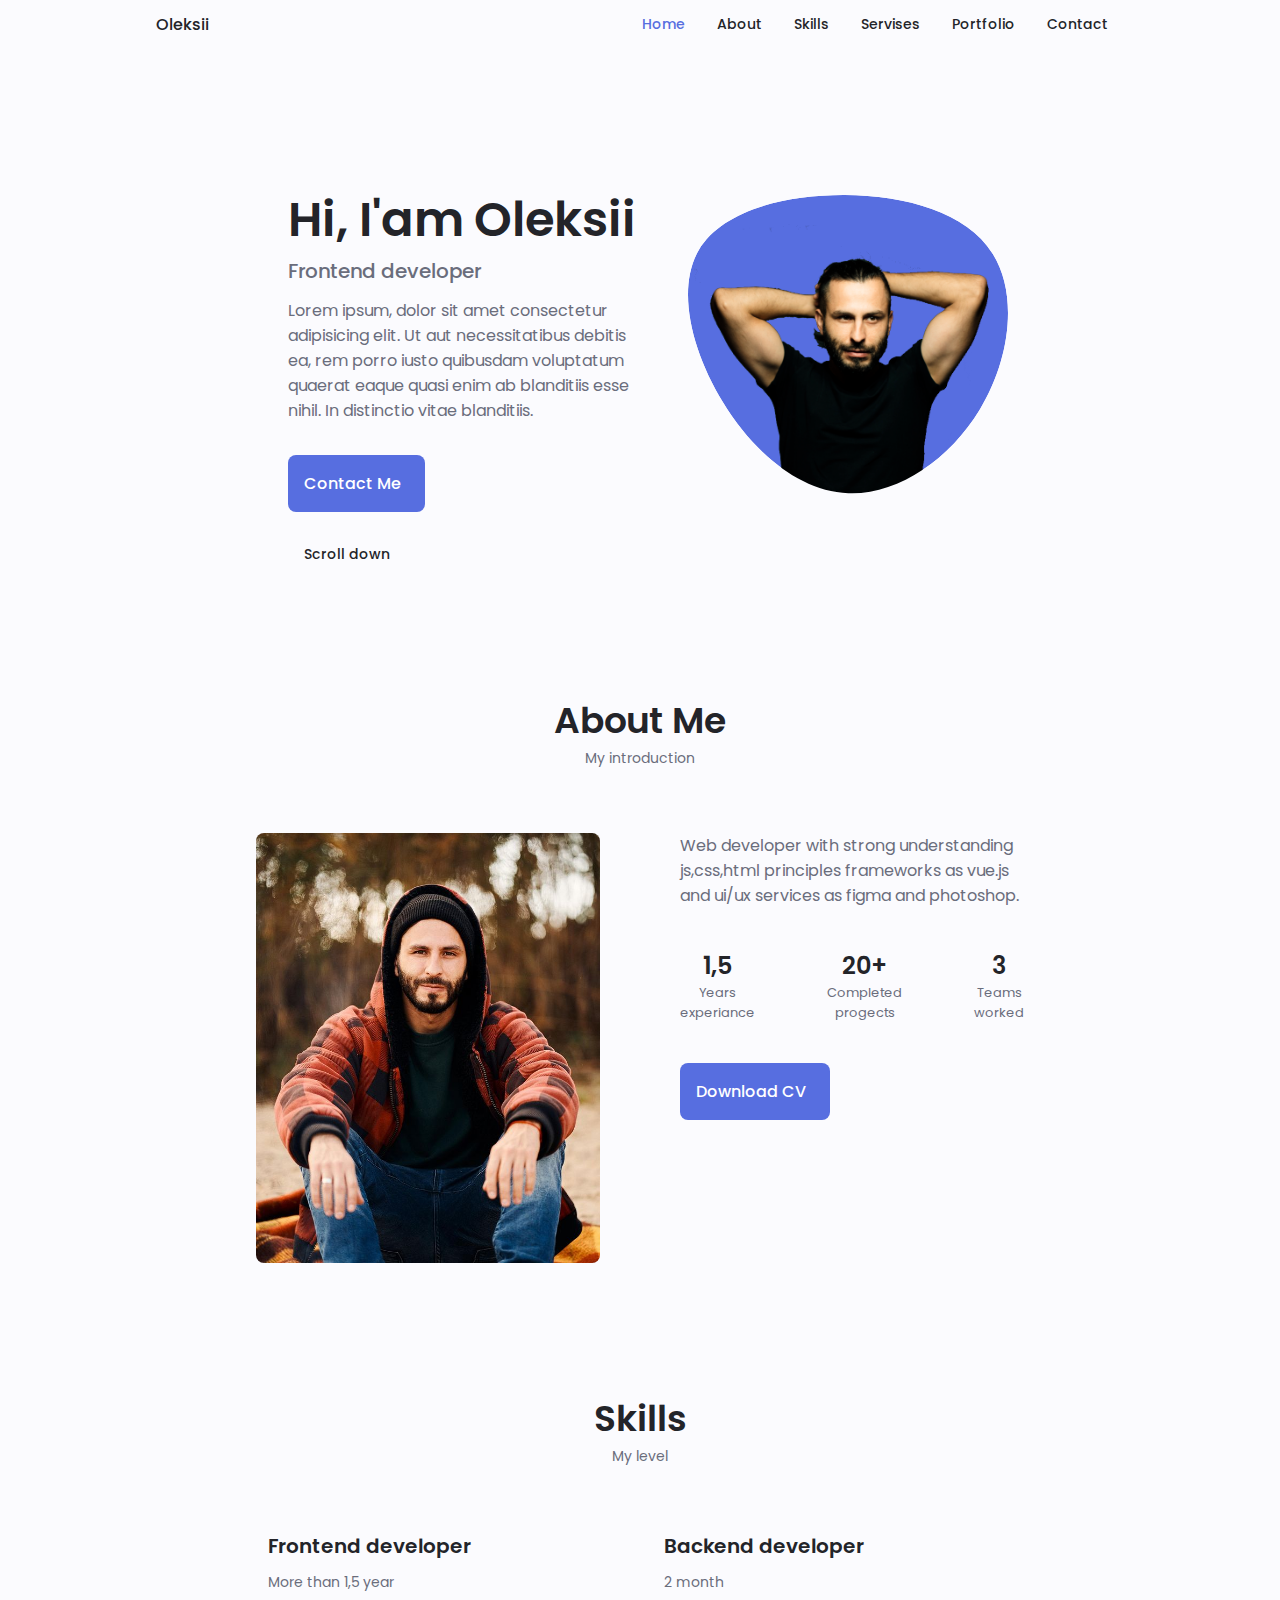
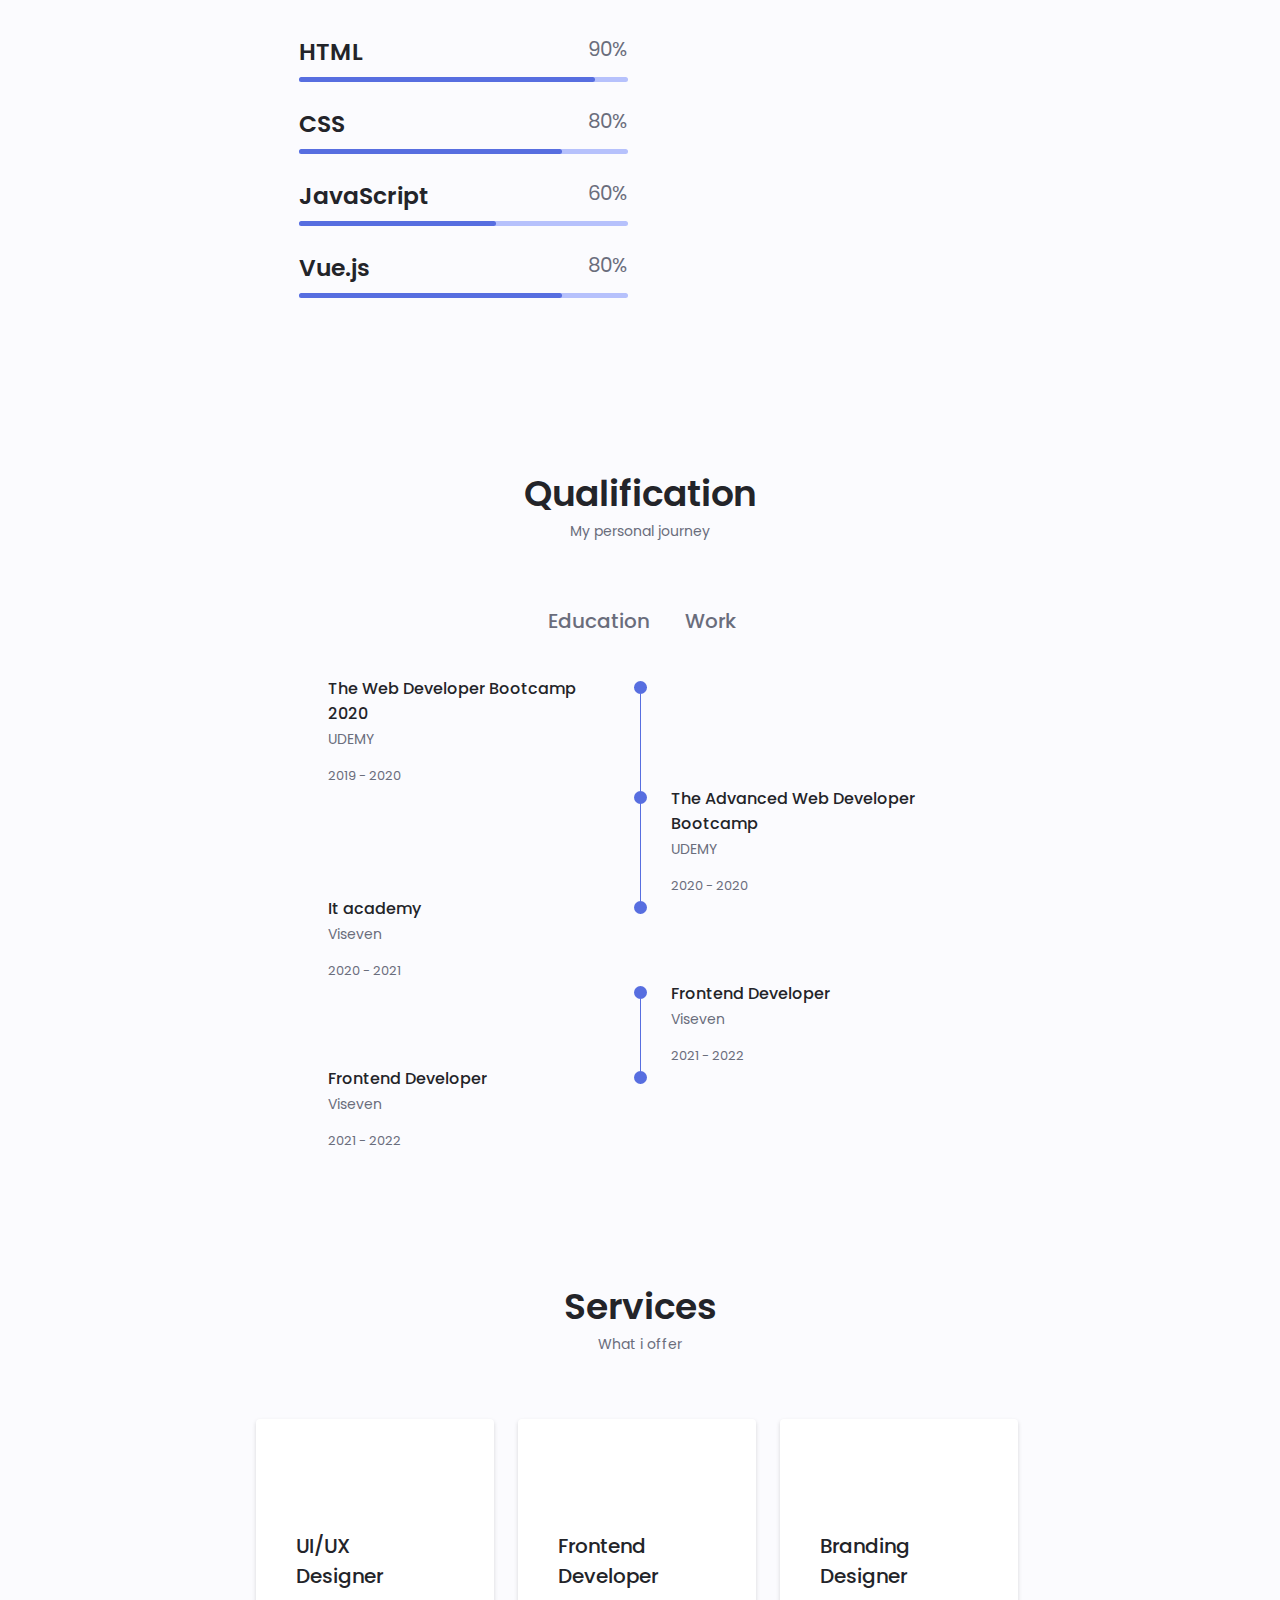
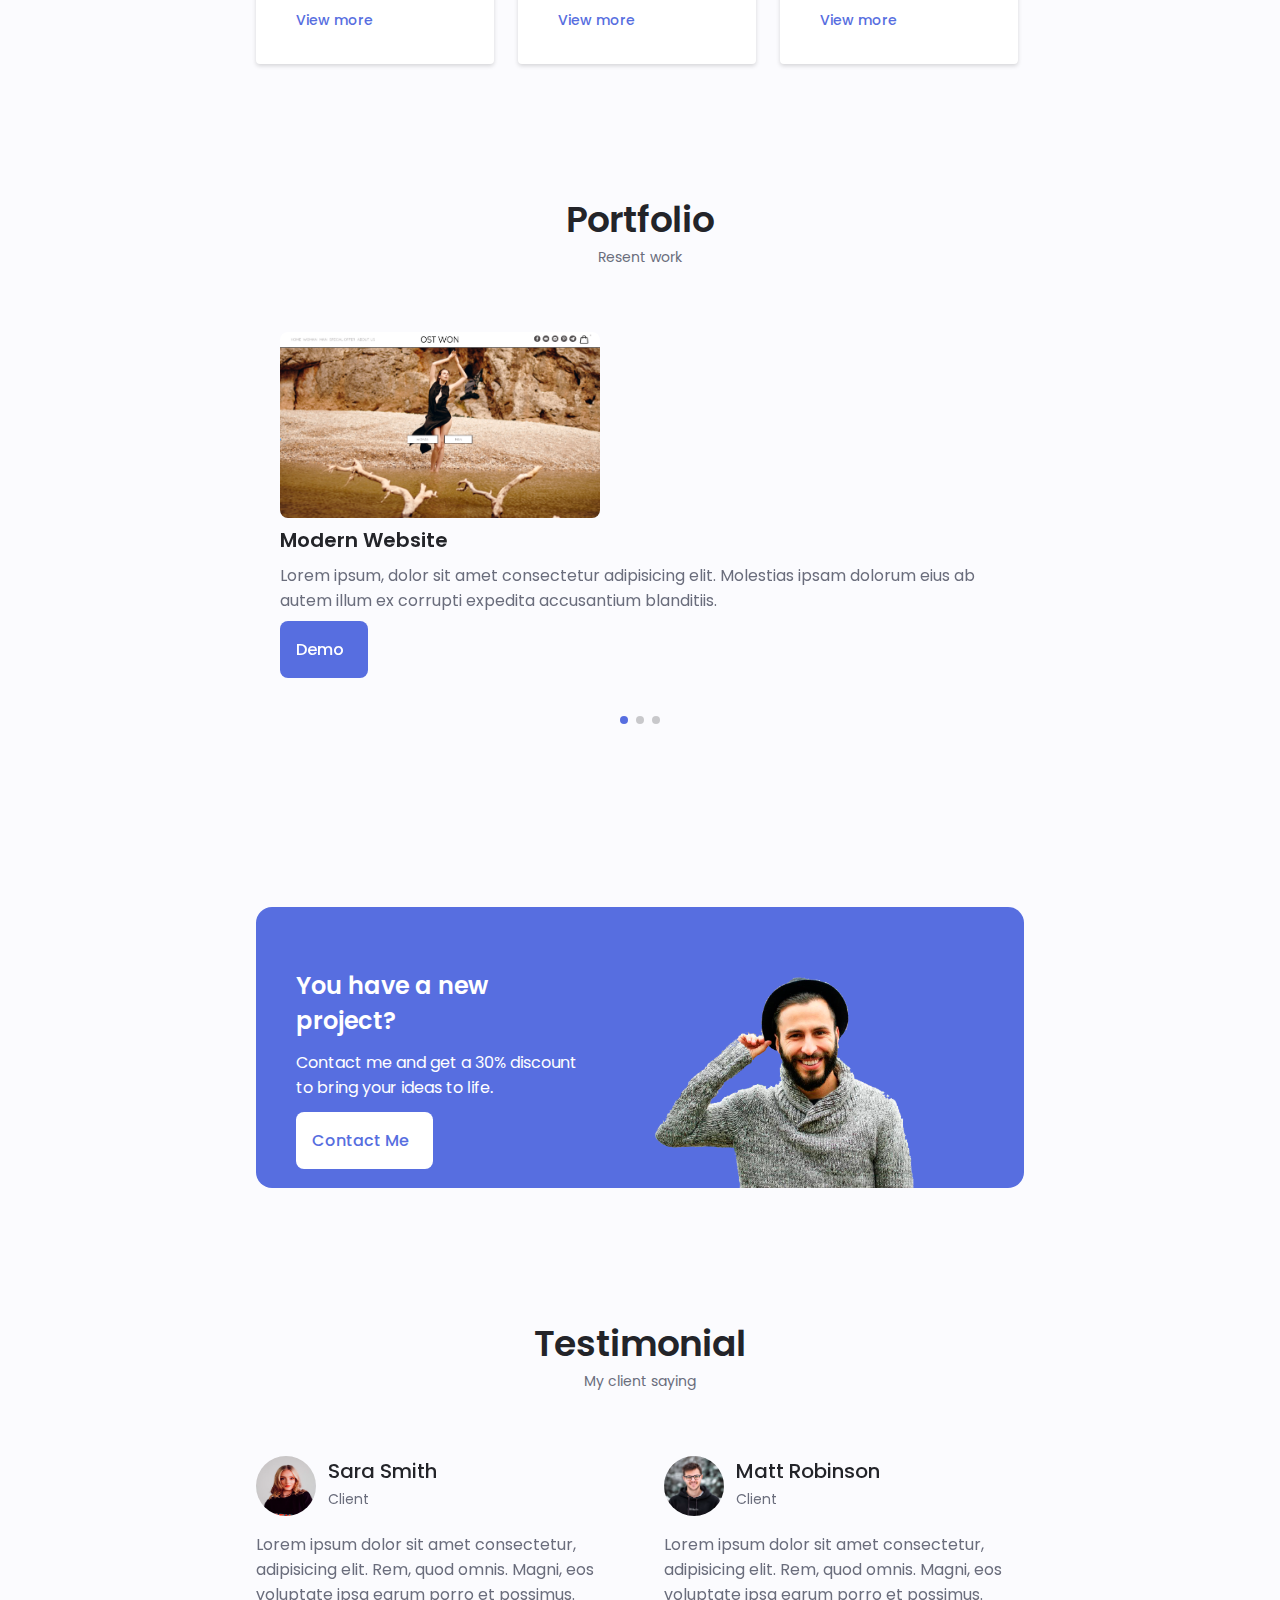
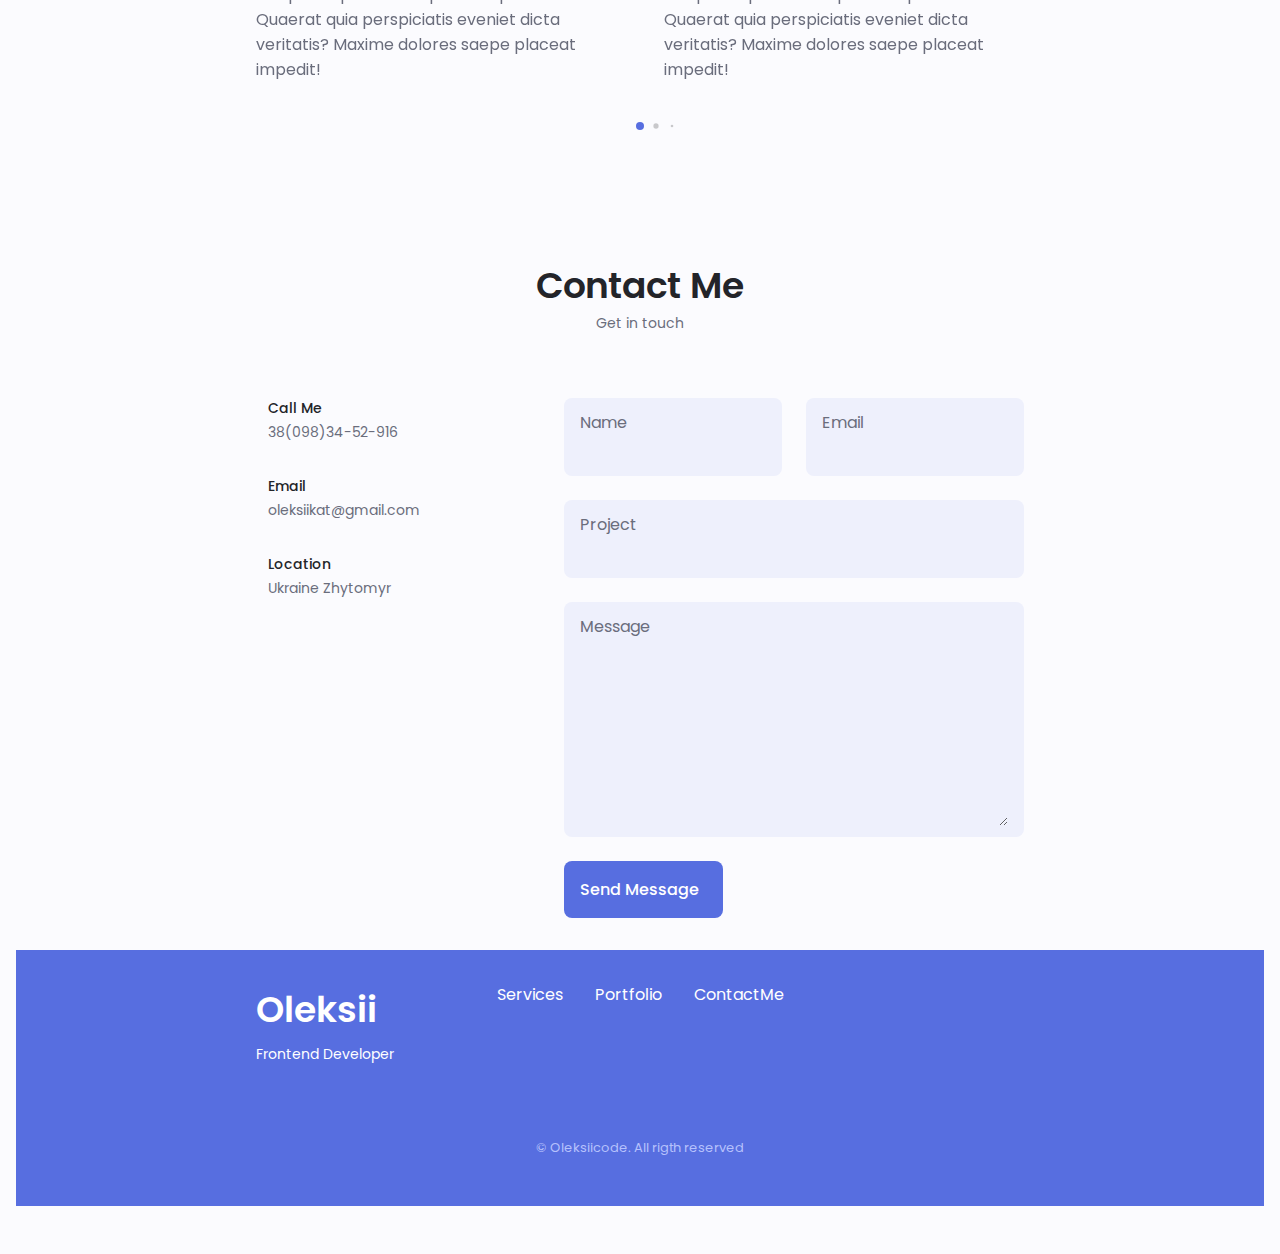
<file: index.html>
<!DOCTYPE html>
<html lang="en">

<head>
    <meta charset="UTF-8">
    <meta http-equiv="X-UA-Compatible" content="IE=edge">
    <meta name="viewport" content="width=device-width, initial-scale=1.0">
    <title>Portfolio website</title>
    <link rel="stylesheet" href="assets/css/style.css">
    <link rel="stylesheet" href="https://unicons.iconscout.com/release/v4.0.0/css/line.css">
    <!-- swiper css -->
    <!-- <link rel="stylesheet" href="./assets/css/swiper-bundle.min.css"> -->
    <link rel="stylesheet" href="https://cdn.jsdelivr.net/npm/swiper/swiper-bundle.min.css" />

</head>

<body>
    <!-- header -->
    <header class="header" id="header">
        <nav class="nav container">
            <a href="#" class="nav__logo">Oleksii</a>
            <div class="nav__menu" id="nav-menu">
                <ul class="nav__list grid">
                    <li class="nav_item">
                        <a href="#home" class="nav__link active-link">
                            <i class="uil uil-estate nav__icon"></i> Home
                        </a>
                    </li>
                    <li class="nav_item">
                        <a href="#about" class="nav__link">
                            <i class="uil uil-user nav__icon"></i> About
                        </a>
                    </li>
                    <li class="nav_item">
                        <a href="#skills" class="nav__link">
                            <i class="uil uil-file-alt nav__icon"></i> Skills
                        </a>
                    </li>
                    <li class="nav_item">
                        <a href="#services" class="nav__link">
                            <i class="uil uil-briefcase-alt nav__icon"></i> Servises
                        </a>
                    </li>
                    <li class="nav_item">
                        <a href="#portfolio" class="nav__link">
                            <i class="uil uil-scenery nav__icon"></i> Portfolio
                        </a>
                    </li>
                    <li class="nav_item">
                        <a href="#contactme" class="nav__link">
                            <i class="uil uil-message nav__icon"></i> Contact
                        </a>
                    </li>
                </ul>
                <i class="uil uil-times nav__close " id="nav-close"></i>
            </div>
            <div class="nav__btns">
        <!-- Theme change button -->
                <i class="uil uil-moon change-theme" id="theme-button"></i>

                <div class="nav__toggle" id="nav-toggle">
                    <i class="uil uil-apps"></i>
                </div>
            </div>
        </nav>
    </header>
    <!-- mane -->
    <main class="main">
        <!-- Home  -->
        <section class="home section" id="home">
            <div class="home__container container grid">
                <div class="home__content grid">
                    <div class="home__social">
                        <a href="https://www.linkedin.com/" class="home__social-icon" target="_blank">
                            <i class="uil uil-linkedin-alt"></i>
                        </a>
                        <a href="https://www.facebook.com/" class="home__social-icon" target="_blank">
                            <i class="uil uil-facebook-f"></i>
                        </a>
                        <a href="https://github.com/" class="home__social-icon" target="_blank">
                            <i class="uil uil-github"></i>
                        </a>
                    </div>
                    <div class="home__img">
                        <svg class="home__blob" viewBox="0 0 200 187" xmlns="http://www.w3.org/2000/svg"
                            xmlns:xlink="http://www.w3.org/1999/xlink">
                            <mask id="mask0" mask-type="alpha">
                                <path d="M190.312 36.4879C206.582 62.1187 201.309 102.826 182.328 134.186C163.346 165.547 
                                130.807 187.559 100.226 186.353C69.6454 185.297 41.0228 161.023 21.7403 129.362C2.45775 
                                97.8511 -7.48481 59.1033 6.67581 34.5279C20.9871 10.1032 59.7028 -0.149132 97.9666 
                                0.00163737C136.23 0.303176 174.193 10.857 190.312 36.4879Z" />
                            </mask>
                            <g mask="url(#mask0)">
                                <path d="M190.312 36.4879C206.582 62.1187 201.309 102.826 182.328 134.186C163.346 
                                165.547 130.807 187.559 100.226 186.353C69.6454 185.297 41.0228 161.023 21.7403 
                                129.362C2.45775 97.8511 -7.48481 59.1033 6.67581 34.5279C20.9871 10.1032 59.7028 
                                -0.149132 97.9666 0.00163737C136.23 0.303176 174.193 10.857 190.312 36.4879Z" />

                                <image class="home__blob-img" x="4" y="15" href="assets/img/circle.png" />
                            </g>
                        </svg>
                    </div>
                    <div class="home__data">
                        <h1 class="home__title">Hi, I'am Oleksii</h1>
                        <h3 class="home__subtitle">Frontend developer </h3>
                        <p class="home__describtion">Lorem ipsum, dolor sit amet consectetur adipisicing elit. Ut aut
                            necessitatibus debitis ea, rem porro iusto quibusdam voluptatum quaerat eaque quasi enim ab
                            blanditiis esse nihil. In distinctio vitae blanditiis.</p>
                        <a href="#contactme" class="button button--flex home_contact">
                            Contact Me <i class="uil uil-message button__icon"></i>
                        </a>
                    </div>
                    <div class="home__scroll">
                        <a href="#about" class="home__scroll-button button--flex">
                            <i class="uil uil-mouse-alt home__scroll-mouse"></i>
                            <span class="home__scroll-name">Scroll down</span>
                            <i class="uil uil-arrow-down home__scroll-arrow"></i>
                        </a>
                    </div>
                </div>
            </div>
        </section>
        <!-- About  -->
        <section class="about section" id="about">
            <h2 class="section__title">About Me</h2>
            <span class="section__subtitle">My introduction</span>

            <div class="about__container container grid">
                <img src="./assets/img/me.jpg" alt="" class="about__img">
                <div class="div about__data">
                    <p class="about__describtion">
                        Web developer with strong understanding js,css,html principles frameworks as vue.js and ui/ux
                        services as figma and photoshop.
                    </p>
                    <div class="div about__info">
                        <div>
                            <span class="about__info-title">1,5</span>
                            <span class="about__info-name">Years <br> experiance</span>
                        </div>
                        <div>
                            <span class="about__info-title">20+</span>
                            <span class="about__info-name">Completed <br> progects</span>
                        </div>
                        <div>
                            <span class="about__info-title">3</span>
                            <span class="about__info-name">Teams <br> worked</span>
                        </div>
                    </div>
                    <div class="about__buttons">
                        <a download="" href="/assets/pdf/CV Alex Katerynchuk.pdf" class="button button--flex">
                            Download CV <i class="uil uil-download-alt button__icon"></i>
                        </a>
                    </div>
                </div>
            </div>
        </section>
        <!-- skills  -->
        <section class="skills section" id="skills">
            <h2 class="section__title">Skills</h2>
            <span class="section__subtitle">My level</span>
            <div class="skills__container container grid">
                
                    <!-- skills 1  -->
                    <div class="skills__content skills__open">
                        <div class="skills__header">
                            <i class="uil uil-brackets-curly skills__icon"></i>

                            <div>
                                <h1 class="skills__titles">Frontend developer</h1>
                                <span class="skills__subtitle">More than 1,5 year</span>
                            </div>

                            <i class="uil uil-angle-down skills__arrow"></i>
                        </div>
                        <div class="skills__list grid">
                            <div class="skills__data">
                                <div class="skills__titles">
                                    <h3 class="skills__name">HTML</h3>
                                    <span class="skills__number">90%</span>
                                </div>
                                <div class="skills__bar">
                                    <span class="skills__percentage skills__html"></span>
                                </div>
                            </div>

                            <div class="skills__data">
                                <div class="skills__titles">
                                    <h3 class="skills__name">CSS</h3>
                                    <span class="skills__number">80%</span>
                                </div>
                                <div class="skills__bar">
                                    <span class="skills__percentage skills__css"></span>
                                </div>
                            </div>

                            <div class="skills__data">
                                <div class="skills__titles">
                                    <h3 class="skills__name">JavaScript</h3>
                                    <span class="skills__number">60%</span>
                                </div>
                                <div class="skills__bar">
                                    <span class="skills__percentage skills__js"></span>
                                </div>
                            </div>

                            <div class="skills__data">
                                <div class="skills__titles">
                                    <h3 class="skills__name">Vue.js</h3>
                                    <span class="skills__number">80%</span>
                                </div>
                                <div class="skills__bar">
                                    <span class="skills__percentage skills__vue"></span>
                                </div>
                            </div>
                        </div>
                    </div>
                    <!-- skills 1  -->
                    <div class="skills__content skills__close">
                        <div class="skills__header">
                            <i class="uil uil-brackets-curly skills__icon"></i>

                            <div>
                                <h1 class="skills__titles">Backend developer </h1>
                                <span class="skills__subtitle">2 month</span>
                            </div>

                            <i class="uil uil-angle-down skills__arrow"></i>
                        </div>
                        <div class="skills__list grid">
                            <div class="skills__data">
                                <div class="skills__titles">
                                    <h3 class="skills__name">Node.js</h3>
                                    <span class="skills__number">30%</span>
                                </div>
                                <div class="skills__bar">
                                    <span class="skills__percentage skills__node"></span>
                                </div>
                            </div>

                            <div class="skills__data">
                                <div class="skills__titles">
                                    <h3 class="skills__name">MongoDB</h3>
                                    <span class="skills__number">20%</span>
                                </div>
                                <div class="skills__bar">
                                    <span class="skills__percentage skills__mongo"></span>
                                </div>
                            </div>
                        </div>
                    </div>
                
            </div>
        </section>
        <!-- qualification -->
        <section class="qualification__section qualification section" id="qualification">
            <h2 class="section__title">Qualification</h2>
            <span class="section__subtitle">My personal journey</span>

            <div class="qualification__container container">
                <div class="qualification__tabs">
                    <div class="qualification__button button--flex qualification__active" data-target="education">
                        <i class="uil uil-graduation-cap qualification__icon"></i>
                        Education
                    </div>

                    <div class="qualification__button button--flex" data-target="work">
                        <i class="uil uil-briefcase-alt qualification__icon"></i>
                        Work
                    </div>
                </div>
                <div class="qualification__sections">
                    <!-- Qualification content 1 -->
                    <div class="qualification__content qualification__active" data-content="education">
                        <!-- qualification  1 -->
                        <div class="qualification__data">
                            <div>
                                <h3 class="qualification__title">The Web Developer Bootcamp 2020
                                </h3>
                                <span class="qualification__subtitle">UDEMY</span>
                                <div class="qualification__calendar">
                                    <i class="uil uil-calendar-alt"></i>
                                    2019 - 2020
                                </div>
                            </div>
                            <div>
                                <span class="qualification__rounder"></span>
                                <span class="qualification__line"></span>
                            </div>
                        </div>
                        <!-- qualification  2 -->
                        <div class="qualification__data">
                            <div></div>
                            <div>
                                <span class="qualification__rounder"></span>
                                <span class="qualification__line"></span>
                            </div>
                            <div>
                                <h3 class="qualification__title">The Advanced Web Developer Bootcamp
                                </h3>
                                <span class="qualification__subtitle">UDEMY</span>
                                <div class="qualification__calendar">
                                    <i class="uil uil-calendar-alt"></i>
                                    2020 - 2020
                                </div>
                            </div>

                        </div>
                        <!-- qualification  3 -->
                        <div class="qualification__data">
                            <div>
                                <h3 class="qualification__title">It academy
                                </h3>
                                <span class="qualification__subtitle">Viseven</span>
                                <div class="qualification__calendar">
                                    <i class="uil uil-calendar-alt"></i>
                                    2020 - 2021
                                </div>
                            </div>
                            <div>
                                <span class="qualification__rounder"></span>
                                <!-- <span class="qualification__line"></span> -->
                            </div>
                        </div>
                    </div>
                    <!-- qualification content 2 -->
                    <div class="qualification__content qualification__active" data-content="work">
                        <!-- qualification  4 -->
                        <div class="qualification__data">
                            <div></div>
                            <div>
                                <span class="qualification__rounder"></span>
                                <div class="span qualification__line"></div>
                            </div>
                            <div>
                                <h3 class="qualification__title">Frontend Developer</h3>
                                <span class="qualification__subtitle">Viseven</span>
                                <div class="qualification__calendar">
                                    <i class="uil uil-calendar-alt"></i>
                                    2021 - 2022
                                </div>
                            </div>
                            <div></div>

                        </div>
                        <!-- qualification  5 -->
                        <div class="qualification__data">

                            <div>
                                <h3 class="qualification__title">Frontend Developer</h3>
                                <span class="qualification__subtitle">Viseven</span>
                                <div class="qualification__calendar">
                                    <i class="uil uil-calendar-alt"></i>
                                    2021 - 2022
                                </div>
                            </div>
                            <div>
                                <span class="qualification__rounder"></span>
                            </div>
                        </div>
                    </div>
                </div>
            </div>
        </section>
        <!-- services -->
        <section class="services section" id="services">
            <h2 class="section__title">Services</h2>
            <span class="section__subtitle">What i offer</span>

            <div class="services__container container grid">
                <!-- services 1 -->
                <div class="services__content">
                    <div>
                        <i class="uil uil-web-grid services__icon"></i>
                        <h3 class="services__title">UI/UX <br> Designer</h3>
                    </div>
                    <span class="button button--flex button--small button--link services__button">
                        View more
                        <i class="uil uil-arrow-right button__icon"></i>
                    </span>
                    <div class="services__modal">
                        <div class="services__modal-content">
                            <h4 class="services__modal-title">UI/UX</h4>
                            <i class="uil uil-times services__modal-close"></i>

                            <ul class="services__modal-services grid">
                                <li class="services__modal-service">
                                    <i class="uil uil-check-circle services__modal-icon"></i>
                                    <p>I develop the user interface.</p>
                                </li>
                                <li class="services__modal-service">
                                    <i class="uil uil-check-circle services__modal-icon"></i>
                                    <p>Web page development.</p>
                                </li>
                                <li class="services__modal-service">
                                    <i class="uil uil-check-circle services__modal-icon"></i>
                                    <p>I create ux element interactions.</p>
                                </li>
                                <li class="services__modal-service">
                                    <i class="uil uil-check-circle services__modal-icon"></i>
                                    <p>Position your company brand</p>
                                </li>
                            </ul>
                        </div>
                    </div>
                </div>
                <!-- services 2 -->
                <div class="services__content">
                    <div>
                        <i class="uil uil-arrow services__icon"></i>
                        <h3 class="services__title">Frontend <br> Developer</h3>
                    </div>
                    <span class="button button--flex button--small button--link services__button">
                        View more
                        <i class="uil uil-arrow-right button__icon"></i>
                    </span>
                    <div class="services__modal">
                        <div class="services__modal-content">
                            <h4 class="services__modal-title">Frontend <br> Developer</h4>
                            <i class="uil uil-times services__modal-close"></i>

                            <ul class="services__modal-services grid">
                                <li class="services__modal-service">
                                    <i class="uil uil-check-circle services__modal-icon"></i>
                                    <p>I develop the user interface.</p>
                                </li>
                                <li class="services__modal-service">
                                    <i class="uil uil-check-circle services__modal-icon"></i>
                                    <p>Web page development.</p>
                                </li>
                                <li class="services__modal-service">
                                    <i class="uil uil-check-circle services__modal-icon"></i>
                                    <p>I create ux element interactions.</p>
                                </li>
                                <li class="services__modal-service">
                                    <i class="uil uil-check-circle services__modal-icon"></i>
                                    <p>Position your company brand</p>
                                </li>
                            </ul>
                        </div>
                    </div>
                </div>
                <!-- services 3 -->
                <div class="services__content">
                    <div>
                        <i class="uil uil-pen services__icon"></i>
                        <h3 class="services__title">Branding <br> Designer</h3>
                    </div>
                    <span class="button button--flex button--small button--link services__button">
                        View more
                        <i class="uil uil-arrow-right button__icon"></i>
                    </span>
                    <div class="services__modal">
                        <div class="services__modal-content">
                            <h4 class="services__modal-title">Branding <br> Designer</h4>
                            <i class="uil uil-times services__modal-close"></i>

                            <ul class="services__modal-services grid">
                                <li class="services__modal-service">
                                    <i class="uil uil-check-circle services__modal-icon"></i>
                                    <p>I develop the user interface.</p>
                                </li>
                                <li class="services__modal-service">
                                    <i class="uil uil-check-circle services__modal-icon"></i>
                                    <p>Web page development.</p>
                                </li>
                                <li class="services__modal-service">
                                    <i class="uil uil-check-circle services__modal-icon"></i>
                                    <p>I create ux element interactions.</p>
                                </li>
                                <li class="services__modal-service">
                                    <i class="uil uil-check-circle services__modal-icon"></i>
                                    <p>Position your company brand</p>
                                </li>
                            </ul>
                        </div>
                    </div>
                </div>
            </div>
        </section>
        <!-- Portfolio -->
        <section class="portfolio section" id="portfolio">
            <h2 class="section__title">Portfolio</h2>
            <span class="section__subtitle">Resent work</span>

            <div class="portfolio__container container">
                <div class="portfolio__swiper swiper  mySwiper">
                    <div class="swiper-wrapper">
                        <!-- Portfolio 1-->
                        <div class="portfolio__content grid swiper-slide">
                            <img src="./assets/img/portfolio1.png" alt="" class="portfolio__img">
                            <div class="portfolio__data">
                                <h3 class="portfolio__title">Modern Website</h3>
                                <p class="portfolio__describtion">Lorem ipsum, dolor sit amet consectetur adipisicing
                                    elit.
                                    Molestias ipsam dolorum eius ab autem illum ex corrupti expedita accusantium
                                    blanditiis.
                                </p>
                                <a href="#" class="button button--flex botton--small portfolio__button">
                                    Demo
                                    <i class="uil uil-arrow-right button__icon"></i>
                                </a>
                            </div>
                        </div>
                        <!-- Portfolio 2-->
                        <div class="portfolio__content grid swiper-slide">
                            <img src="./assets/img/portfolio2.png" alt="" class="portfolio__img">
                            <div class="portfolio__data">
                                <h3 class="portfolio__title">Modern Website</h3>
                                <p class="portfolio__describtion">Lorem ipsum, dolor sit amet consectetur adipisicing
                                    elit.
                                    Molestias ipsam dolorum eius ab autem illum ex corrupti expedita accusantium
                                    blanditiis.
                                    lo</p>
                                <a href="#" class="button button--flex botton--small portfolio__button">
                                    Demo
                                    <i class="uil uil-arrow-right button__icon"></i>
                                </a>
                            </div>
                        </div>
                        <!-- Portfolio 3-->
                        <div class="portfolio__content grid swiper-slide">
                            <img src="./assets/img/portfolio3.png" alt="" class="portfolio__img">
                            <div class="portfolio__data">
                                <h3 class="portfolio__title">Modern Website</h3>
                                <p class="portfolio__describtion">Lorem ipsum, dolor sit amet consectetur adipisicing
                                    elit.
                                    Molestias ipsam dolorum eius ab autem illum ex corrupti expedita accusantium
                                    blanditiis.
                                </p>
                                <a href="#" class="button button--flex botton--small portfolio__button">
                                    Demo
                                    <i class="uil uil-arrow-right button__icon"></i>
                                </a>
                            </div>
                        </div>
                    </div>

                    <!-- add slider buttons -->
                    <div class="swiper-button-next">
                        <i class="uil uil-angle-right-b swiper-portfolio-icon"></i>
                    </div>
                    <div class="swiper-button-prev">
                        <i class="uil uil-angle-left-b swiper-portfolio-icon"></i>
                    </div>
                    <div class="swiper-pagination"></div>
                </div>


            </div>
        </section>
        <!-- Progect in mind -->
        <section class="project section">
            <div class="project__bg">
                <div class="project__container container grid">
                    <div class="project__data">
                        <h3 class="project__title">You have a new project?</h3>
                        <p class="project__describtion">Contact me and get a 30% discount to bring your ideas to life.
                        </p>
                        <a href="#contactme" class="project__button button button--flex button--white">
                            Contact Me
                            <i class="uil uil-message project__icon button__icon"></i>
                        </a>
                    </div>
                    <img src="./assets/img/project.png" alt="" class="project__img">
                </div>
            </div>
        </section>
        <!-- Testimonial  -->
        <section class="testimonial section">
            <h2 class="section__title">Testimonial</h2>
            <span class="section__subtitle">My client saying</span>

            <div class="testimonial__container container ">
                <div class="testimonial__swiper swiper mySwiper">
                    <div class="swiper-wrapper">

                        <!-- Testimonial 1  -->
                        <div class="testimonial__content swiper-slide">
                            <div class="testimonial__data">
                                <div class="testimonial__header">
                                    <img src="./assets/img/testimonial1.png" alt="" class="testimonial__img">

                                    <div>
                                        <h3 class="testimonial__name">Sara Smith</h3>
                                        <span class="testimonial__client">Client</span>
                                    </div>
                                </div>
                                <div>
                                    <i class="uil uil-star testimonial__icon-star"></i>
                                    <i class="uil uil-star testimonial__icon-star"></i>
                                    <i class="uil uil-star testimonial__icon-star"></i>
                                    <i class="uil uil-star testimonial__icon-star"></i>
                                    <i class="uil uil-star testimonial__icon-star"></i>
                                </div>
                            </div>
                            <p class="testimonial__describtion">Lorem ipsum dolor sit amet consectetur, adipisicing
                                elit.
                                Rem, quod omnis. Magni, eos voluptate ipsa earum porro et possimus. Quaerat quia
                                perspiciatis eveniet dicta veritatis? Maxime dolores saepe placeat impedit!</p>
                        </div>

                        <!-- Testimonial 2  -->
                        <div class="testimonial__content swiper-slide">
                            <div class="testimonial__data">
                                <div class="testimonial__header">
                                    <img src="./assets/img/testimonial2.png" alt="" class="testimonial__img">

                                    <div>
                                        <h3 class="testimonial__name">Matt Robinson</h3>
                                        <span class="testimonial__client">Client</span>
                                    </div>
                                </div>
                                <div>
                                    <i class="uil uil-star testimonial__icon-star"></i>
                                    <i class="uil uil-star testimonial__icon-star"></i>
                                    <i class="uil uil-star testimonial__icon-star"></i>
                                    <i class="uil uil-star testimonial__icon-star"></i>
                                    <i class="uil uil-star testimonial__icon-star"></i>
                                </div>
                            </div>
                            <p class="testimonial__describtion">Lorem ipsum dolor sit amet consectetur, adipisicing
                                elit.
                                Rem, quod omnis. Magni, eos voluptate ipsa earum porro et possimus. Quaerat quia
                                perspiciatis eveniet dicta veritatis? Maxime dolores saepe placeat impedit!</p>
                        </div>

                        <!-- Testimonial 3  -->
                        <div class="testimonial__content swiper-slide">
                            <div class="testimonial__data">
                                <div class="testimonial__header">
                                    <img src="./assets/img/testimonial3.png" alt="" class="testimonial__img">

                                    <div>
                                        <h3 class="testimonial__name">Raul Haris</h3>
                                        <span class="testimonial__client">Client</span>
                                    </div>
                                </div>
                                <div>
                                    <i class="uil uil-star testimonial__icon-star"></i>
                                    <i class="uil uil-star testimonial__icon-star"></i>
                                    <i class="uil uil-star testimonial__icon-star"></i>
                                    <i class="uil uil-star testimonial__icon-star"></i>
                                    <i class="uil uil-star testimonial__icon-star"></i>
                                </div>
                            </div>
                            <p class="testimonial__describtion">Lorem ipsum dolor sit amet consectetur, adipisicing
                                elit.
                                Rem, quod omnis. Magni, eos voluptate ipsa earum porro et possimus. Quaerat quia
                                perspiciatis eveniet dicta veritatis? Maxime dolores saepe placeat impedit!</p>
                        </div>
                    </div>
                    <div class="swiper-pagination swiper-pagination-testimonial"></div>
                </div>
            </div>
        </section>
        <!-- Contact me  -->
        <section class=" contact section" id="contactme">
            <h2 class="section__title">Contact Me</h2>
            <span class="section__subtitle">Get in touch</span>

            <div class="contact__container container grid">
                <div>
                    <div class="contact__information">
                        <i class="uil uil-phone contact__icon"></i>
                        <div class="div">
                            <h3 class="contact__title">Call Me</h3>
                            <span class="contact__subtitle">38(098)34-52-916</span>
                        </div>
                    </div>

                    <div class="contact__information">
                        <i class="uil uil-envelope contact__icon"></i>
                        <div class="div">
                            <h3 class="contact__title">Email</h3>
                            <span class="contact__subtitle">oleksiikat@gmail.com</span>
                        </div>
                    </div>

                    <div class="contact__information">
                        <i class="uil uil-map-marker contact__icon"></i>
                        <div class="div">
                            <h3 class="contact__title">Location</h3>
                            <span class="contact__subtitle">Ukraine Zhytomyr</span>
                        </div>
                    </div>
                </div>
                <form action="" class="contact__form grid">
                    <div class="contact__inputs grid">
                        <div class="contact__content">
                            <label for="" class="contact__label">Name</label>
                            <input type="text" class="contact__input">
                        </div>
                        <div class="contact__content">
                            <label for="" class="contact__label">Email</label>
                            <input type="email" class="contact__input">
                        </div>
                    </div>
                    <div class="contact__content">
                        <label for="" class="contact__label">Project</label>
                        <input type="text" class="contact__input">
                    </div>
                    <div class="contact__content">
                        <label for="" class="contact__label">Message</label>
                        <textarea name="" id="" cols="0" rows="7" class="contact__input"></textarea>
                    </div>
                    <div>
                        <a href="#" class="button button--flex contact__button">
                            Send Message
                            <i class="uil uil-message button__icon"></i>
                        </a>
                    </div>
                </form>
            </div>
        </section>
    </main>
<!-- Footer -->
    <footer class="footer">
        <div class="footer__bg">
            <div class="footer__container container grid">
                <div>
                    <h1 class="footer__title">Oleksii</h1>
                    <span class="footer__subtitle">Frontend Developer</span>
                </div>

                <ul class="footer__links">
                    <li>
                        <a href="#services" class="footer__link">Services</a>
                    </li>
                    <li>
                        <a href="#portfolio" class="footer__link">Portfolio</a>
                    </li>
                    <li>
                        <a href="#contactme" class="footer__link">ContactMe</a>
                    </li>
                </ul>
                <div class="footer__socials">
                    <a href="https://www.facebook.com/" target="_blank" class="footer__social">
                        <i class="uil uil-facebook-f"></i>
                    </a>
                    <a href="https://www.instagram.com/" target="_blank" class="footer__social">
                        <i class="uil uil-instagram"></i>
                    </a>
                    <a href="https://twitter.com/"target="_blank"  class="footer__social">
                        <i class="uil uil-twitter-alt"></i>
                    </a>
                </div>
            </div>
            <p class="footer__copy">&#169 Oleksiicode. All rigth reserved</p>
        </div>
    </footer>

<!-- Scroll top -->
    <a href="#" class="scrollup" id="scroll-up">
        <i class="uil uil-arrow-up scrollup__icon"></i>
    </a>




    <script src="assets/js/main.js"></script>
    <!-- swiper js -->
    <script src="https://cdn.jsdelivr.net/npm/swiper/swiper-bundle.min.js"></script>

    <script>
        var swiperPortfolio = new Swiper(".portfolio__swiper", {
            cssMode: true,
            loop: true,
            navigation: {
                nextEl: ".swiper-button-next",
                prevEl: ".swiper-button-prev",
            },
            pagination: {
                el: ".swiper-pagination",
                clickable: true,
            },
        });
        // TESTIMONIAL
        var swiperTestimonial = new Swiper(".testimonial__swiper", {
            loop: true,
            grabCursor: true,
            spaceBetween: 48,
            pagination: {
                el: ".swiper-pagination",
                clickable: true,
                dynamicBullets: true
            },
            breakpoints: {
                568: {
                    slidesPerView: 2,
                }
            }
        });
    </script>
</body>

</html>
</file>
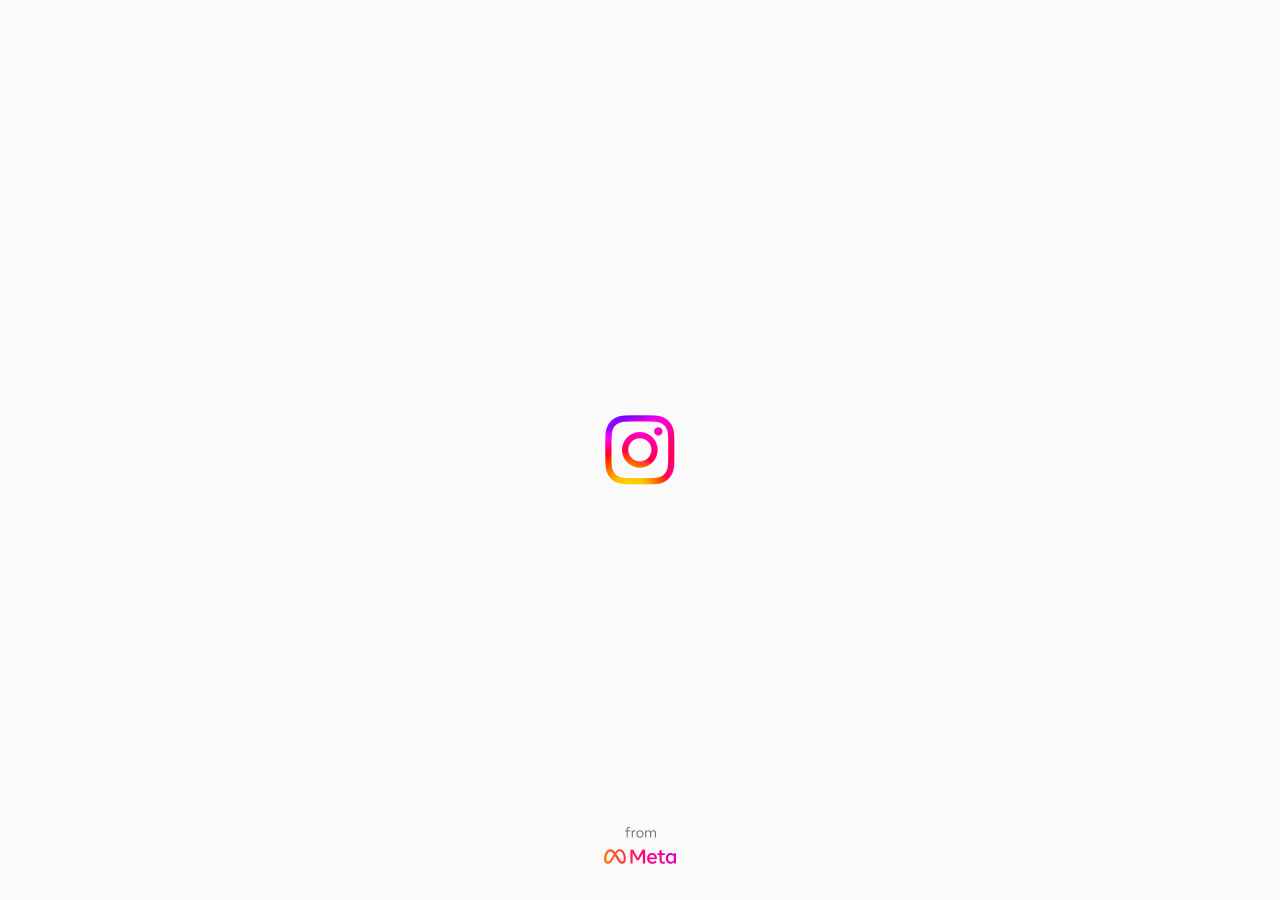
<file: assets/img/project.html>
<!DOCTYPE html><html class="_9dls" style="background-color: rgb(var(--ig-secondary-background))" lang="ru" dir="ltr"><head><link data-default-icon="https://static.cdninstagram.com/rsrc.php/v3/yb/r/lswP1OF1o6P.png" rel="icon" sizes="192x192" href="https://static.cdninstagram.com/rsrc.php/v3/yb/r/lswP1OF1o6P.png" /><meta name="robots" content="noarchive, noimageindex" /><meta charset="utf-8" /><meta name="apple-mobile-web-app-status-bar-style" content="default" /><meta name="mobile-web-app-capable" content="yes" /><meta id="viewport" name="viewport" content="width=device-width, initial-scale=1, minimum-scale=1, maximum-scale=2, viewport-fit=cover" /><meta name="theme-color" content="#ffffff" /><link rel="apple-touch-icon" sizes="76x76" href="https://static.cdninstagram.com/rsrc.php/v3/yR/r/lam-fZmwmvn.png" /><link rel="apple-touch-icon" sizes="120x120" href="https://static.cdninstagram.com/rsrc.php/v3/ys/r/aM-g435MtEX.png" /><link rel="apple-touch-icon" sizes="152x152" href="https://static.cdninstagram.com/rsrc.php/v3/yx/r/H1l_HHqi4p6.png" /><link rel="apple-touch-icon" sizes="167x167" href="https://static.cdninstagram.com/rsrc.php/v3/yB/r/-7Z_RkdLJUX.png" /><link rel="apple-touch-icon" sizes="180x180" href="https://static.cdninstagram.com/rsrc.php/v3/yG/r/De-Dwpd5CHc.png" /><link data-default-icon="https://static.cdninstagram.com/rsrc.php/yv/r/BTPhT6yIYfq.ico" rel="shortcut icon" type="image/x-icon" href="https://static.cdninstagram.com/rsrc.php/yv/r/BTPhT6yIYfq.ico" /><link rel="alternate" href="https://www.instagram.com/p/Bbuj-b_lBO6/" hreflang="x-default" /><link rel="alternate" href="https://www.instagram.com/p/Bbuj-b_lBO6/?hl=en" hreflang="en" /><link rel="alternate" href="https://www.instagram.com/p/Bbuj-b_lBO6/?hl=fr" hreflang="fr" /><link rel="alternate" href="https://www.instagram.com/p/Bbuj-b_lBO6/?hl=it" hreflang="it" /><link rel="alternate" href="https://www.instagram.com/p/Bbuj-b_lBO6/?hl=de" hreflang="de" /><link rel="alternate" href="https://www.instagram.com/p/Bbuj-b_lBO6/?hl=es" hreflang="es" /><link rel="alternate" href="https://www.instagram.com/p/Bbuj-b_lBO6/?hl=zh-cn" hreflang="zh-cn" /><link rel="alternate" href="https://www.instagram.com/p/Bbuj-b_lBO6/?hl=zh-tw" hreflang="zh-tw" /><link rel="alternate" href="https://www.instagram.com/p/Bbuj-b_lBO6/?hl=ja" hreflang="ja" /><link rel="alternate" href="https://www.instagram.com/p/Bbuj-b_lBO6/?hl=ko" hreflang="ko" /><link rel="alternate" href="https://www.instagram.com/p/Bbuj-b_lBO6/?hl=pt" hreflang="pt" /><link rel="alternate" href="https://www.instagram.com/p/Bbuj-b_lBO6/?hl=pt-br" hreflang="pt-br" /><link rel="alternate" href="https://www.instagram.com/p/Bbuj-b_lBO6/?hl=af" hreflang="af" /><link rel="alternate" href="https://www.instagram.com/p/Bbuj-b_lBO6/?hl=cs" hreflang="cs" /><link rel="alternate" href="https://www.instagram.com/p/Bbuj-b_lBO6/?hl=da" hreflang="da" /><link rel="alternate" href="https://www.instagram.com/p/Bbuj-b_lBO6/?hl=el" hreflang="el" /><link rel="alternate" href="https://www.instagram.com/p/Bbuj-b_lBO6/?hl=fi" hreflang="fi" /><link rel="alternate" href="https://www.instagram.com/p/Bbuj-b_lBO6/?hl=hr" hreflang="hr" /><link rel="alternate" href="https://www.instagram.com/p/Bbuj-b_lBO6/?hl=hu" hreflang="hu" /><link rel="alternate" href="https://www.instagram.com/p/Bbuj-b_lBO6/?hl=id" hreflang="id" /><link rel="alternate" href="https://www.instagram.com/p/Bbuj-b_lBO6/?hl=ms" hreflang="ms" /><link rel="alternate" href="https://www.instagram.com/p/Bbuj-b_lBO6/?hl=nb" hreflang="nb" /><link rel="alternate" href="https://www.instagram.com/p/Bbuj-b_lBO6/?hl=nl" hreflang="nl" /><link rel="alternate" href="https://www.instagram.com/p/Bbuj-b_lBO6/?hl=pl" hreflang="pl" /><link rel="alternate" href="https://www.instagram.com/p/Bbuj-b_lBO6/?hl=ru" hreflang="ru" /><link rel="alternate" href="https://www.instagram.com/p/Bbuj-b_lBO6/?hl=sk" hreflang="sk" /><link rel="alternate" href="https://www.instagram.com/p/Bbuj-b_lBO6/?hl=sv" hreflang="sv" /><link rel="alternate" href="https://www.instagram.com/p/Bbuj-b_lBO6/?hl=th" hreflang="th" /><link rel="alternate" href="https://www.instagram.com/p/Bbuj-b_lBO6/?hl=tl" hreflang="tl" /><link rel="alternate" href="https://www.instagram.com/p/Bbuj-b_lBO6/?hl=tr" hreflang="tr" /><link rel="alternate" href="https://www.instagram.com/p/Bbuj-b_lBO6/?hl=hi" hreflang="hi" /><link rel="alternate" href="https://www.instagram.com/p/Bbuj-b_lBO6/?hl=bn" hreflang="bn" /><link rel="alternate" href="https://www.instagram.com/p/Bbuj-b_lBO6/?hl=gu" hreflang="gu" /><link rel="alternate" href="https://www.instagram.com/p/Bbuj-b_lBO6/?hl=kn" hreflang="kn" /><link rel="alternate" href="https://www.instagram.com/p/Bbuj-b_lBO6/?hl=ml" hreflang="ml" /><link rel="alternate" href="https://www.instagram.com/p/Bbuj-b_lBO6/?hl=mr" hreflang="mr" /><link rel="alternate" href="https://www.instagram.com/p/Bbuj-b_lBO6/?hl=pa" hreflang="pa" /><link rel="alternate" href="https://www.instagram.com/p/Bbuj-b_lBO6/?hl=ta" hreflang="ta" /><link rel="alternate" href="https://www.instagram.com/p/Bbuj-b_lBO6/?hl=te" hreflang="te" /><link rel="alternate" href="https://www.instagram.com/p/Bbuj-b_lBO6/?hl=ne" hreflang="ne" /><link rel="alternate" href="https://www.instagram.com/p/Bbuj-b_lBO6/?hl=si" hreflang="si" /><link rel="alternate" href="https://www.instagram.com/p/Bbuj-b_lBO6/?hl=ur" hreflang="ur" /><link rel="alternate" href="https://www.instagram.com/p/Bbuj-b_lBO6/?hl=vi" hreflang="vi" /><link rel="alternate" href="https://www.instagram.com/p/Bbuj-b_lBO6/?hl=bg" hreflang="bg" /><link rel="alternate" href="https://www.instagram.com/p/Bbuj-b_lBO6/?hl=fr-ca" hreflang="fr-ca" /><link rel="alternate" href="https://www.instagram.com/p/Bbuj-b_lBO6/?hl=ro" hreflang="ro" /><link rel="alternate" href="https://www.instagram.com/p/Bbuj-b_lBO6/?hl=sr" hreflang="sr" /><link rel="alternate" href="https://www.instagram.com/p/Bbuj-b_lBO6/?hl=uk" hreflang="uk" /><link rel="alternate" href="https://www.instagram.com/p/Bbuj-b_lBO6/?hl=zh-hk" hreflang="zh-hk" /><link rel="alternate" href="https://www.instagram.com/p/Bbuj-b_lBO6/?hl=es-la" hreflang="es-ar" /><link rel="alternate" href="https://www.instagram.com/p/Bbuj-b_lBO6/?hl=es-la" hreflang="es-bo" /><link rel="alternate" href="https://www.instagram.com/p/Bbuj-b_lBO6/?hl=es-la" hreflang="es-cl" /><link rel="alternate" href="https://www.instagram.com/p/Bbuj-b_lBO6/?hl=es-la" hreflang="es-co" /><link rel="alternate" href="https://www.instagram.com/p/Bbuj-b_lBO6/?hl=es-la" hreflang="es-cr" /><link rel="alternate" href="https://www.instagram.com/p/Bbuj-b_lBO6/?hl=es-la" hreflang="es-cu" /><link rel="alternate" href="https://www.instagram.com/p/Bbuj-b_lBO6/?hl=es-la" hreflang="es-do" /><link rel="alternate" href="https://www.instagram.com/p/Bbuj-b_lBO6/?hl=es-la" hreflang="es-ec" /><link rel="alternate" href="https://www.instagram.com/p/Bbuj-b_lBO6/?hl=es-la" hreflang="es-gt" /><link rel="alternate" href="https://www.instagram.com/p/Bbuj-b_lBO6/?hl=es-la" hreflang="es-hn" /><link rel="alternate" href="https://www.instagram.com/p/Bbuj-b_lBO6/?hl=es-la" hreflang="es-mx" /><link rel="alternate" href="https://www.instagram.com/p/Bbuj-b_lBO6/?hl=es-la" hreflang="es-ni" /><link rel="alternate" href="https://www.instagram.com/p/Bbuj-b_lBO6/?hl=es-la" hreflang="es-pa" /><link rel="alternate" href="https://www.instagram.com/p/Bbuj-b_lBO6/?hl=es-la" hreflang="es-pr" /><link rel="alternate" href="https://www.instagram.com/p/Bbuj-b_lBO6/?hl=es-la" hreflang="es-py" /><link rel="alternate" href="https://www.instagram.com/p/Bbuj-b_lBO6/?hl=es-la" hreflang="es-pe" /><link rel="alternate" href="https://www.instagram.com/p/Bbuj-b_lBO6/?hl=es-la" hreflang="es-sv" /><link rel="alternate" href="https://www.instagram.com/p/Bbuj-b_lBO6/?hl=es-la" hreflang="es-uy" /><link rel="alternate" href="https://www.instagram.com/p/Bbuj-b_lBO6/?hl=es-la" hreflang="es-ve" /><link rel="alternate" href="https://www.instagram.com/p/Bbuj-b_lBO6/?hl=en-gb" hreflang="en-gb" /><link rel="alternate" href="https://www.instagram.com/p/Bbuj-b_lBO6/?hl=sw-ke" hreflang="sw-ke" /><link rel="alternate" href="https://www.instagram.com/p/Bbuj-b_lBO6/?hl=ha-ng" hreflang="ha-ng" /><link rel="alternate" href="https://www.instagram.com/p/Bbuj-b_lBO6/?hl=am-et" hreflang="am-et" /><link rel="alternate" href="https://www.instagram.com/p/Bbuj-b_lBO6/?hl=om-et" hreflang="om-et" /><meta property="og:type" content="instapp:photo" /><meta name="medium" content="image" /><meta name="twitter:card" content="summary" /><meta name="twitter:site" content="&#064;instagram" /><meta name="twitter:maxage" content="86400" /><meta name="twitter:image" content="https://scontent.cdninstagram.com/v/t51.2885-15/23734711_1226976660768197_6878067619744710656_n.jpg?stp=dst-jpg_s640x640&amp;_nc_cat=107&amp;ccb=1-7&amp;_nc_sid=8ae9d6&amp;_nc_ohc=mlGjJVObok8AX_RF4pD&amp;_nc_ht=scontent.cdninstagram.com&amp;oh=00_AT_yYKWXZfSFRMO331Bkwm9NXrKMeFsJ5McZJC7ZxuFoWg&amp;oe=6354D14B" /><meta name="twitter:title" content="Alex Katerynchuk (&#064;alexkaterynchuk) &#x2022; &#x444;&#x43e;&#x442;&#x43e; Instagram" /><meta property="al:ios:app_name" content="Instagram" /><meta property="al:ios:app_store_id" content="389801252" /><meta property="al:ios:url" content="instagram://media?id=1652416335584695226" /><meta property="al:android:app_name" content="Instagram" /><meta property="al:android:package" content="com.instagram.android" /><meta property="al:android:url" content="https://www.instagram.com/p/Bbuj-b_lBO6/" /><meta property="fb:app_id" content="124024574287414" /><meta property="instapp:owner_user_id" content="3988341508" /><meta name="description" content="Alex Katerynchuk &#x43f;&#x43e;&#x434;&#x435;&#x43b;&#x438;&#x43b;&#x441;&#x44f;(-&#x430;&#x441;&#x44c;) &#x43f;&#x443;&#x431;&#x43b;&#x438;&#x43a;&#x430;&#x446;&#x438;&#x435;&#x439; &#x432; Instagram: &quot;&#x43e;&#x441;&#x435;&#x43d;&#x44c; &#x432;&#x441;&#x435; &#x434;&#x435;&#x43b;&#x430;..&quot;. &#x41f;&#x43e;&#x434;&#x43f;&#x438;&#x448;&#x438;&#x442;&#x435;&#x441;&#x44c; &#x43d;&#x430; &#x435;&#x433;&#x43e;/&#x435;&#x435; &#x430;&#x43a;&#x43a;&#x430;&#x443;&#x43d;&#x442;, &#x447;&#x442;&#x43e;&#x431;&#x44b; &#x43f;&#x43e;&#x441;&#x43c;&#x43e;&#x442;&#x440;&#x435;&#x442;&#x44c; 83 &#x43f;&#x443;&#x431;&#x43b;&#x438;&#x43a;&#x430;&#x446;&#x438;&#x439;." /><meta property="og:site_name" content="Instagram" /><meta property="og:title" content="Alex Katerynchuk &#x432; Instagram : &quot;&#x43e;&#x441;&#x435;&#x43d;&#x44c; &#x432;&#x441;&#x435; &#x434;&#x435;&#x43b;&#x430;..&quot;" /><meta property="og:image" content="https://scontent.cdninstagram.com/v/t51.2885-15/23734711_1226976660768197_6878067619744710656_n.jpg?stp=dst-jpg_s640x640&amp;_nc_cat=107&amp;ccb=1-7&amp;_nc_sid=8ae9d6&amp;_nc_ohc=mlGjJVObok8AX_RF4pD&amp;_nc_ht=scontent.cdninstagram.com&amp;oh=00_AT_yYKWXZfSFRMO331Bkwm9NXrKMeFsJ5McZJC7ZxuFoWg&amp;oe=6354D14B" /><meta property="og:url" content="https://www.instagram.com/p/Bbuj-b_lBO6/" /><meta property="og:description" content="Alex Katerynchuk &#x43f;&#x43e;&#x434;&#x435;&#x43b;&#x438;&#x43b;&#x441;&#x44f;(-&#x430;&#x441;&#x44c;) &#x43f;&#x443;&#x431;&#x43b;&#x438;&#x43a;&#x430;&#x446;&#x438;&#x435;&#x439; &#x432; Instagram: &quot;&#x43e;&#x441;&#x435;&#x43d;&#x44c; &#x432;&#x441;&#x435; &#x434;&#x435;&#x43b;&#x430;..&quot;. &#x41f;&#x43e;&#x434;&#x43f;&#x438;&#x448;&#x438;&#x442;&#x435;&#x441;&#x44c; &#x43d;&#x430; &#x435;&#x433;&#x43e;/&#x435;&#x435; &#x430;&#x43a;&#x43a;&#x430;&#x443;&#x43d;&#x442;, &#x447;&#x442;&#x43e;&#x431;&#x44b; &#x43f;&#x43e;&#x441;&#x43c;&#x43e;&#x442;&#x440;&#x435;&#x442;&#x44c; 83 &#x43f;&#x443;&#x431;&#x43b;&#x438;&#x43a;&#x430;&#x446;&#x438;&#x439;." /><script type="application/ld+json" nonce="YVEDky10"></script><link rel="canonical" href="https://www.instagram.com/p/Bbuj-b_lBO6/" /><link rel="manifest" href="/data/manifest.json" crossorigin="use-credentials" /><meta name="color-scheme" content="light" /><style nonce="YVEDky10">:root,.__ig-light-mode{--fds-black:#000000;--fds-black-alpha-05:rgba(0, 0, 0, 0.05);--fds-black-alpha-10:rgba(0, 0, 0, 0.1);--fds-black-alpha-15:rgba(0, 0, 0, 0.15);--fds-black-alpha-20:rgba(0, 0, 0, 0.2);--fds-black-alpha-30:rgba(0, 0, 0, 0.3);--fds-black-alpha-40:rgba(0, 0, 0, 0.4);--fds-black-alpha-50:rgba(0, 0, 0, 0.5);--fds-black-alpha-60:rgba(0, 0, 0, 0.6);--fds-black-alpha-80:rgba(0, 0, 0, 0.8);--fds-blue-05:#ECF3FF;--fds-blue-30:#AAC9FF;--fds-blue-40:#77A7FF;--fds-blue-60:#1877F2;--fds-blue-70:#2851A3;--fds-blue-80:#1D3C78;--fds-button-text:#444950;--fds-comment-background:#F2F3F5;--fds-dark-mode-gray-35:#CCCCCC;--fds-dark-mode-gray-50:#828282;--fds-dark-mode-gray-70:#4A4A4A;--fds-dark-mode-gray-80:#373737;--fds-dark-mode-gray-90:#282828;--fds-dark-mode-gray-100:#1C1C1C;--fds-gray-00:#F5F6F7;--fds-gray-05:#F2F3F5;--fds-gray-10:#EBEDF0;--fds-gray-20:#DADDE1;--fds-gray-25:#CCD0D5;--fds-gray-30:#BEC3C9;--fds-gray-45:#8D949E;--fds-gray-70:#606770;--fds-gray-80:#444950;--fds-gray-90:#303338;--fds-gray-100:#1C1E21;--fds-green-55:#00A400;--fds-highlight:#3578E5;--fds-highlight-cell-background:#ECF3FF;--fds-primary-icon:#1C1E21;--fds-primary-text:#1C1E21;--fds-red-55:#FA383E;--fds-soft:cubic-bezier(.08,.52,.52,1);--fds-spectrum-aluminum-tint-70:#E4F0F6;--fds-spectrum-blue-gray-tint-70:#CFD1D5;--fds-spectrum-cherry:#F35369;--fds-spectrum-cherry-tint-70:#FBCCD2;--fds-spectrum-grape-tint-70:#DDD5F0;--fds-spectrum-grape-tint-90:#F4F1FA;--fds-spectrum-lemon-dark-1:#F5C33B;--fds-spectrum-lemon-tint-70:#FEF2D1;--fds-spectrum-lime:#A3CE71;--fds-spectrum-lime-tint-70:#E4F0D5;--fds-spectrum-orange-tint-70:#FCDEC5;--fds-spectrum-orange-tint-90:#FEF4EC;--fds-spectrum-seafoam-tint-70:#CAEEF9;--fds-spectrum-slate-dark-2:#89A1AC;--fds-spectrum-slate-tint-70:#EAEFF2;--fds-spectrum-teal:#6BCEBB;--fds-spectrum-teal-dark-1:#4DBBA6;--fds-spectrum-teal-dark-2:#31A38D;--fds-spectrum-teal-tint-70:#D2F0EA;--fds-spectrum-teal-tint-90:#F0FAF8;--fds-spectrum-tomato:#FB724B;--fds-spectrum-tomato-tint-30:#F38E7B;--fds-spectrum-tomato-tint-90:#FDEFED;--fds-strong:cubic-bezier(.12,.8,.32,1);--fds-white:#FFFFFF;--fds-white-alpha-05:rgba(255, 255, 255, 0.05);--fds-white-alpha-10:rgba(255, 255, 255, 0.1);--fds-white-alpha-20:rgba(255, 255, 255, 0.2);--fds-white-alpha-30:rgba(255, 255, 255, 0.3);--fds-white-alpha-40:rgba(255, 255, 255, 0.4);--fds-white-alpha-50:rgba(255, 255, 255, 0.5);--fds-white-alpha-60:rgba(255, 255, 255, 0.6);--fds-white-alpha-80:rgba(255, 255, 255, 0.8);--fds-yellow-20:#FFBA00;--accent:#0095F6;--always-white:#FFFFFF;--always-black:black;--always-dark-gradient:linear-gradient(rgba(0,0,0,0), rgba(0,0,0,0.6));--always-dark-overlay:rgba(0, 0, 0, 0.4);--always-light-overlay:rgba(255, 255, 255, 0.4);--always-gray-40:#65676B;--always-gray-75:#BCC0C4;--always-gray-95:#F0F2F5;--attachment-footer-background:#F0F2F5;--background-deemphasized:#F0F2F5;--base-blue:#1877F2;--base-cherry:#F3425F;--base-grape:#9360F7;--base-lemon:#F7B928;--base-lime:#45BD62;--base-pink:#FF66BF;--base-seafoam:#54C7EC;--base-teal:#2ABBA7;--base-tomato:#FB724B;--blue-link:#00376B;--card-background:#FFFFFF;--card-background-flat:#F7F8FA;--comment-background:#F0F2F5;--comment-footer-background:#F6F9FA;--dataviz-primary-1:rgb(48,200,180);--disabled-button-background:rgba(0, 149, 246, 0.3);--disabled-button-text:#FFFFFF;--disabled-icon:#BCC0C4;--disabled-text:#BCC0C4;--divider:#DBDBDB;--event-date:#F3425F;--fb-wordmark:#1877F2;--filter-accent:invert(39%) sepia(57%) saturate(200%) saturate(200%) saturate(200%) saturate(200%) saturate(200%) saturate(147.75%) hue-rotate(202deg) brightness(97%) contrast(96%);--filter-always-white:invert(100%);--filter-disabled-icon:invert(80%) sepia(6%) saturate(200%) saturate(120%) hue-rotate(173deg) brightness(98%) contrast(89%);--filter-placeholder-icon:invert(59%) sepia(11%) saturate(200%) saturate(135%) hue-rotate(176deg) brightness(96%) contrast(94%);--filter-primary-icon:invert(8%) sepia(10%) saturate(200%) saturate(200%) saturate(166%) hue-rotate(177deg) brightness(104%) contrast(91%);--filter-secondary-icon:invert(39%) sepia(21%) saturate(200%) saturate(109.5%) hue-rotate(174deg) brightness(94%) contrast(86%);--filter-warning-icon:invert(77%) sepia(29%) saturate(200%) saturate(200%) saturate(200%) saturate(200%) saturate(200%) saturate(128%) hue-rotate(359deg) brightness(102%) contrast(107%);--filter-blue-link-icon:invert(30%) sepia(98%) saturate(200%) saturate(200%) saturate(200%) saturate(166.5%) hue-rotate(192deg) brightness(91%) contrast(101%);--filter-positive:invert(37%) sepia(61%) saturate(200%) saturate(200%) saturate(200%) saturate(200%) saturate(115%) hue-rotate(91deg) brightness(97%) contrast(105%);--filter-negative:invert(25%) sepia(33%) saturate(200%) saturate(200%) saturate(200%) saturate(200%) saturate(200%) saturate(200%) saturate(110%) hue-rotate(345deg) brightness(132%) contrast(96%);--glimmer-spinner-icon:#65676B;--hero-banner-background:#FFFFFF;--hosted-view-selected-state:rgba(45, 136, 255, 0.1);--highlight-bg:#E7F3FF;--hover-overlay:rgba(0, 0, 0, 0.05);--list-cell-chevron:#65676B;--media-hover:rgba(68, 73, 80, 0.15);--media-inner-border:rgba(0, 0, 0, 0.1);--media-outer-border:#FFFFFF;--media-pressed:rgba(68, 73, 80, 0.35);--messenger-card-background:#FFFFFF;--messenger-reply-background:#F0F2F5;--overlay-alpha-80:rgba(0, 0, 0, 0.65);--overlay-on-media:rgba(0, 0, 0, 0.6);--nav-bar-background:#FFFFFF;--nav-bar-background-gradient:linear-gradient(to top, #FFFFFF, rgba(255,255,255.9), rgba(255,255,255,.7), rgba(255,255,255,.4), rgba(255,255,255,0));--nav-bar-background-gradient-wash:linear-gradient(to top, #F0F2F5, rgba(240,242,245.9), rgba(240,242,245,.7), rgba(240,242,245,.4), rgba(240,242,245,0));--negative:hsl(350, 87%, 55%);--negative-background:hsl(350, 87%, 55%, 20%);--new-notification-background:#E7F3FF;--non-media-pressed:rgba(68, 73, 80, 0.15);--non-media-pressed-on-dark:rgba(255, 255, 255, 0.3);--notification-badge:#e41e3f;--placeholder-icon:#65676B;--placeholder-image:rgb(164, 167, 171);--placeholder-text:#65676B;--placeholder-text-on-media:rgba(255, 255, 255, 0.5);--popover-background:#FFFFFF;--positive:#31A24C;--positive-background:#DEEFE1;--press-overlay:rgba(0, 0, 0, 0.10);--primary-button-background:#0095F6;--primary-button-icon:#FFFFFF;--primary-button-pressed:#77A7FF;--primary-button-text:#FFFFFF;--primary-deemphasized-button-background:rgba(0, 149, 246, 0.1);--primary-deemphasized-button-pressed:rgba(0, 149, 246, 0.05);--primary-deemphasized-button-pressed-overlay:rgba(0, 149, 246, 0.15);--primary-deemphasized-button-text:#0095F6;--primary-icon:#262626;--primary-text:#262626;--primary-text-on-media:#FFFFFF;--primary-web-focus-indicator:#D24294;--progress-ring-neutral-background:rgba(0, 0, 0, 0.2);--progress-ring-neutral-foreground:#000000;--progress-ring-on-media-background:rgba(255, 255, 255, 0.2);--progress-ring-on-media-foreground:#FFFFFF;--progress-ring-blue-background:rgba(24, 119, 242, 0.2);--progress-ring-blue-foreground:hsl(214, 89%, 52%);--progress-ring-disabled-background:rgba(190,195,201, 0.2);--progress-ring-disabled-foreground:#BEC3C9;--rating-star-active:#EB660D;--scroll-thumb:#BCC0C4;--scroll-shadow:0 1px 2px rgba(0, 0, 0, 0.1), 0 -1px rgba(0, 0, 0, 0.1) inset;--secondary-button-background:transparent;--secondary-button-background-floating:#ffffff;--secondary-button-background-on-dark:rgba(0, 0, 0, 0.4);--secondary-button-pressed:rgba(0, 0, 0, 0.05);--secondary-button-stroke:transparent;--secondary-button-text:#0095F6;--secondary-icon:#8E8E8E;--secondary-text:#8E8E8E;--secondary-text-on-media:rgba(255, 255, 255, 0.9);--section-header-text:#4B4C4F;--shadow-1:rgba(0, 0, 0, 0.1);--shadow-2:rgba(0, 0, 0, 0.2);--shadow-5:rgba(0, 0, 0, 0.5);--shadow-8:rgba(0, 0, 0, 0.8);--shadow-inset:rgba(255, 255, 255, 0.5);--surface-background:#FFFFFF;--text-highlight:rgba(24, 119, 242, 0.2);--toggle-active-background:#E7F3FF;--toggle-active-icon:rgb(24, 119, 242);--toggle-active-text:rgb(24, 119, 242);--toggle-button-active-background:#E7F3FF;--wash:#FAFAFA;--web-wash:#FAFAFA;--warning:hsl(40, 89%, 52%);--fb-logo-color:#2D88FF;--dialog-anchor-vertical-padding:56px;--header-height:0px;--global-panel-width:0px;--global-panel-width-expanded:0px;--alert-banner-corner-radius:8px;--button-corner-radius:4px;--button-corner-radius-medium:10px;--button-corner-radius-large:12px;--button-height-medium:36px;--button-height-large:40px;--blueprint-button-height-medium:40px;--blueprint-button-height-large:48px;--card-corner-radius:4px;--card-box-shadow:0 12px 28px 0 var(--shadow-2), 0 2px 4px 0 var(--shadow-1);--card-padding-vertical:20px;--chip-corner-radius:6px;--dialog-corner-radius:8px;--glimmer-corner-radius:8px;--input-corner-radius:4px;--nav-list-cell-corner-radius:8px;--list-cell-corner-radius:8px;--toast-corner-radius:4px;--fds-animation-enter-exit-in:cubic-bezier(0.14, 1, 0.34, 1);--fds-animation-enter-exit-out:cubic-bezier(0.45, 0.1, 0.2, 1);--fds-animation-swap-shuffle-in:cubic-bezier(0.14, 1, 0.34, 1);--fds-animation-swap-shuffle-out:cubic-bezier(0.45, 0.1, 0.2, 1);--fds-animation-move-in:cubic-bezier(0.17, 0.17, 0, 1);--fds-animation-move-out:cubic-bezier(0.17, 0.17, 0, 1);--fds-animation-expand-collapse-in:cubic-bezier(0.17, 0.17, 0, 1);--fds-animation-expand-collapse-out:cubic-bezier(0.17, 0.17, 0, 1);--fds-animation-passive-move-in:cubic-bezier(0.5, 0, 0.1, 1);--fds-animation-passive-move-out:cubic-bezier(0.5, 0, 0.1, 1);--fds-animation-quick-move-in:cubic-bezier(0.1, 0.9, 0.2, 1);--fds-animation-quick-move-out:cubic-bezier(0.1, 0.9, 0.2, 1);--fds-animation-fade-in:cubic-bezier(0, 0, 1, 1);--fds-animation-fade-out:cubic-bezier(0, 0, 1, 1);--fds-duration-extra-extra-short-in:100ms;--fds-duration-extra-extra-short-out:100ms;--fds-duration-extra-short-in:200ms;--fds-duration-extra-short-out:150ms;--fds-duration-short-in:280ms;--fds-duration-short-out:200ms;--fds-duration-medium-in:400ms;--fds-duration-medium-out:350ms;--fds-duration-long-in:500ms;--fds-duration-long-out:350ms;--fds-duration-extra-long-in:1000ms;--fds-duration-extra-long-out:1000ms;--fds-duration-none:0ms;--fds-fast:200ms;--fds-slow:400ms;--font-family-apple:system-ui, -apple-system, BlinkMacSystemFont, '.SFNSText-Regular', sans-serif;--font-family-code:ui-monospace, Menlo, Consolas, Monaco, monospace;--font-family-default:Helvetica, Arial, sans-serif;--font-family-segoe:Segoe UI Historic, Segoe UI, Helvetica, Arial, sans-serif;--dataviz-primary-2:rgb(134,218,255);--dataviz-primary-3:rgb(95,170,255);--dataviz-secondary-1:rgb(118,62,230);--dataviz-secondary-2:rgb(147,96,247);--dataviz-secondary-3:rgb(219,26,139);--dataviz-supplementary-1:rgb(255,122,105);--dataviz-supplementary-2:rgb(241,168,23);--dataviz-supplementary-3:rgb(49,162,76);--dataviz-supplementary-4:rgb(50,52,54);--base-unit:4px;--blue-0:#f5fbff;--blue-2:#b3dbff;--blue-4:#47afff;--blue-5:#0095f6;--blue-6:#0074cc;--blue-7:#0057a3;--blue-8:#00376b;--blue-9:#002952;--breakpoint-medium-width:1536px;--breakpoint-small-width:1024px;--challenge-width:460px;--clr-separator:#efefef;--clr_red_dark_30:#af2634;--cluster-card-border-radius:8px;--creation-composer-height:81px;--creation-header-composer-height:126px;--creation-header-height:43px;--creation-min-padding-x:32px;--creation-modal-max-height:898px;--creation-modal-min-height:391px;--creation-padding-x:64px;--creation-padding-y:112px;--creation-settings-width:340px;--cyan-5:#27c4f5;--desktop-cluster-card-height:89px;--desktop-cluster-card-width:140px;--desktop-collapsed-nav-height:52px;--desktop-grid-item-margin:28px;--desktop-in-feed-story-item-height:208px;--desktop-in-feed-story-item-width:116px;--desktop-large-modal-max-height:781px;--desktop-large-modal-max-width:1491px;--desktop-large-modal-min-height:664px;--desktop-large-modal-min-width:908px;--desktop-nav-anim-duration:0.2s;--desktop-nav-height:60px;--desktop-nav-search-box-large-width:268px;--desktop-nav-search-box-width:215px;--desktop-regular-nav-height:77px;--desktop-skinny-nav-height:60px;--direct-attachment-image-grid-border-size:1px;--direct-attachment-image-grid-item-size:78px;--direct-attachment-image-grid-width:236px;--direct-attachment-story-height:150px;--direct-attachment-story-large-height:256px;--direct-attachment-story-large-width:164px;--direct-attachment-story-width:84px;--direct-message-margin:8px;--direct-message-max-width:236px;--extra-small-screen-max:413px;--fb-connect-blue:#4f67b0;--fb-signup-page-profile-pic-size:88px;--feed-sidebar-padding:32px;--feed-sidebar-width:319px;--feed-polaris-padding-small:32px;--feed-polaris-padding-med:70px;--feed-polaris-padding-large:96px;--feed-polaris-sidebar-width:268px;--feed-width-wide:614px;--feed-with-padding-threshold-min:640px;--font-family-system:-apple-system, BlinkMacSystemFont, "Segoe UI", Roboto, Helvetica, Arial, sans-serif;--font-weight-system-bold:700;--font-weight-system-extra-bold:800;--font-weight-system-extra-light:200;--font-weight-system-light:300;--font-weight-system-medium:500;--font-weight-system-regular:400;--font-weight-system-semibold:600;--gradient-lavender:#d300c5;--gradient-orange:#ff7a00;--gradient-pink:#ff0169;--gradient-purple:#7638fa;--gradient-yellow:#ffd600;--green-4:#78de45;--green-5:#58c322;--green-6:#37a600;--grey-1:#efefef;--grey-2:#dbdbdb;--grey-4:#a8a8a8;--grey-5:#8e8e8e;--grey-6:#737373;--grey-8:#363636;--grey-9:#262626;--grid-column-width-modal:6.25%;--grid-column-width:5.555555555555555%;--hscc-collapse-transition-duration:0.3s;--ig-badge:255, 48, 65;--ig-close-friends-refreshed:28, 209, 79;--ig-error-or-destructive:237, 73, 86;--ig-facebook-blue:53, 121, 234;--ig-full-screen-background:54, 54, 54;--ig-live-badge:255, 1, 105;--ig-primary-button:0, 149, 246;--ig-secondary-text:142, 142, 142;--ig-subscribers-only:118, 56, 250;--ig-success:88, 195, 34;--ig-text-on-color:255, 255, 255;--ig-text-on-media:255, 255, 255;--igui-border-radius:3px;--in-feed-story-item-height:240px;--in-feed-story-item-width:135px;--input-border-radius:6px;--large-layout-min:1500px;--large-screen-min:876px;--like-animation-duration:1000ms;--live-video-border-radius:4px;--live-video-right-col-width:336px;--media-content-card-width:370px;--media-info:335px;--medium-layout-max:1499px;--medium-layout-min:1080px;--medium-screen-max:875px;--medium-screen-min:736px;--mobile-cluster-card-height:74px;--mobile-cluster-card-width:108px;--mobile-grid-item-margin:2px;--mobile-nav-height:45px;--modal-backdrop-dark:rgba(0, 0, 0, 0.85);--modal-backdrop-default:rgba(0, 0, 0, 0.65);--modal-border-radius:12px;--modal-padding:16px;--modal-z-index:100;--nav-narrow-width:72px;--nav-medium-width:244px;--nav-wide-width:335px;--orange-5:#fd8d32;--photo:600px;--pink-5:#d10869;--post-modal-large-screen-min:1536px;--post-modal-small-screen-max:1366px;--post-step-indicator:168, 168, 168;--purple-5:#a307ba;--red-4:#ff6874;--red-5:#ed4956;--red-6:#c62330;--red-7:#a70311;--reel-max-height:731px;--refinement-section-height:50px;--scrollable-content-header-height-large:56px;--scrollable-content-header-height-med:49px;--scrollable-content-header-height:44px;--search-box-height:40px;--search-modal-height-expanded:450px;--search-modal-height:362px;--search-modal-top-offset:12px;--search-result-height:50px;--search-result-inline-top-offset:60px;--search-result-list-width:375px;--site-padding-top:30px;--site-width-narrow:600px;--site-width-wide:935px;--small-layout-max:1079px;--small-layout-min:800px;--small-screen-max:735px;--small-screen-min:414px;--story-cube-shading-duration:200ms;--story-desktop-margin-bottom:26px;--story-desktop-margin-top:82px;--story-gallery-preview-scale-correction:2.5;--story-progressbar-update-tick:0.1s;--story-swap-animation-duration:350ms;--system-10-font-size:10px;--system-10-line-height:12px;--system-11-font-size:11px;--system-11-line-height:13px;--system-12-font-size:12px;--system-12-line-height:16px;--system-14-font-size:14px;--system-14-line-height:18px;--system-16-font-size:16px;--system-16-line-height:24px;--system-18-font-size:18px;--system-18-line-height:24px;--system-20-font-size:20px;--system-20-line-height:25px;--system-22-font-size:22px;--system-22-line-height:26px;--system-24-font-size:24px;--system-24-line-height:27px;--system-26-font-size:26px;--system-26-line-height:28px;--system-28-font-size:28px;--system-28-line-height:32px;--system-30-font-size:30px;--system-30-line-height:36px;--system-32-font-size:32px;--system-32-line-height:40px;--web-always-black:0, 0, 0;--web-always-white:255, 255, 255;--web-overlay-on-media:38, 38, 38;--web-secondary-action:224, 241, 255;--yellow-5:#fdcb5c;--challenge-link:54,54,54;--docpen-lightgrey:243,243,243;--ig-banner-background:255,255,255;--ig-elevated-background:255,255,255;--ig-elevated-separator:219,219,219;--ig-focus-stroke:168,168,168;--ig-highlight-background:239,239,239;--ig-link:0,55,107;--ig-primary-background:255,255,255;--ig-primary-text:38,38,38;--ig-secondary-background:250,250,250;--ig-secondary-button:38,38,38;--ig-separator:219,219,219;--ig-stroke:219,219,219;--ig-temporary-highlight:245,251,255;--ig-tertiary-text:199,199,199;--post-separator:239,239,239;--tos-box-shadow:0,0,0;}.__ig-dark-mode{--fds-black:black;--fds-black-alpha-05:rgba(0, 0, 0, 0.05);--fds-black-alpha-10:rgba(0, 0, 0, 0.1);--fds-black-alpha-15:rgba(0, 0, 0, 0.15);--fds-black-alpha-20:rgba(0, 0, 0, 0.2);--fds-black-alpha-30:rgba(0, 0, 0, 0.3);--fds-black-alpha-40:rgba(0, 0, 0, 0.4);--fds-black-alpha-50:rgba(0, 0, 0, 0.5);--fds-black-alpha-60:rgba(0, 0, 0, 0.6);--fds-black-alpha-80:rgba(0, 0, 0, 0.8);--fds-blue-05:black;--fds-blue-30:black;--fds-blue-40:black;--fds-blue-60:black;--fds-blue-70:black;--fds-blue-80:black;--fds-button-text:black;--fds-comment-background:black;--fds-dark-mode-gray-35:black;--fds-dark-mode-gray-50:black;--fds-dark-mode-gray-70:black;--fds-dark-mode-gray-80:black;--fds-dark-mode-gray-90:black;--fds-dark-mode-gray-100:black;--fds-gray-00:black;--fds-gray-05:black;--fds-gray-10:black;--fds-gray-20:black;--fds-gray-25:black;--fds-gray-30:black;--fds-gray-45:black;--fds-gray-70:black;--fds-gray-80:black;--fds-gray-90:black;--fds-gray-100:black;--fds-green-55:black;--fds-highlight:black;--fds-highlight-cell-background:black;--fds-primary-icon:white;--fds-primary-text:white;--fds-red-55:black;--fds-soft:cubic-bezier(.08,.52,.52,1);--fds-spectrum-aluminum-tint-70:black;--fds-spectrum-blue-gray-tint-70:black;--fds-spectrum-cherry:black;--fds-spectrum-cherry-tint-70:black;--fds-spectrum-grape-tint-70:black;--fds-spectrum-grape-tint-90:black;--fds-spectrum-lemon-dark-1:black;--fds-spectrum-lemon-tint-70:black;--fds-spectrum-lime:black;--fds-spectrum-lime-tint-70:black;--fds-spectrum-orange-tint-70:black;--fds-spectrum-orange-tint-90:black;--fds-spectrum-seafoam-tint-70:black;--fds-spectrum-slate-dark-2:black;--fds-spectrum-slate-tint-70:black;--fds-spectrum-teal:black;--fds-spectrum-teal-dark-1:black;--fds-spectrum-teal-dark-2:black;--fds-spectrum-teal-tint-70:black;--fds-spectrum-teal-tint-90:black;--fds-spectrum-tomato:black;--fds-spectrum-tomato-tint-30:black;--fds-spectrum-tomato-tint-90:black;--fds-strong:cubic-bezier(.12,.8,.32,1);--fds-white:black;--fds-white-alpha-05:rgba(255, 255, 255, 0.05);--fds-white-alpha-10:rgba(255, 255, 255, 0.1);--fds-white-alpha-20:rgba(255, 255, 255, 0.2);--fds-white-alpha-30:rgba(255, 255, 255, 0.3);--fds-white-alpha-40:rgba(255, 255, 255, 0.4);--fds-white-alpha-50:rgba(255, 255, 255, 0.5);--fds-white-alpha-60:rgba(255, 255, 255, 0.6);--fds-white-alpha-80:rgba(255, 255, 255, 0.8);--fds-yellow-20:black;--accent:#0095F6;--always-white:white;--always-black:black;--always-dark-gradient:linear-gradient(rgba(0,0,0,0), rgba(0,0,0,0.6));--always-dark-overlay:rgba(0, 0, 0, 0.4);--always-light-overlay:rgba(255, 255, 255, 0.4);--always-gray-40:#65676B;--always-gray-75:#BCC0C4;--always-gray-95:#F0F2F5;--attachment-footer-background:rgba(255,255,255,0.1);--background-deemphasized:rgba(255,255,255,0.1);--base-blue:#1877F2;--base-cherry:#F3425F;--base-grape:#9360F7;--base-lemon:#F7B928;--base-lime:#45BD62;--base-pink:#FF66BF;--base-seafoam:#54C7EC;--base-teal:#2ABBA7;--base-tomato:#FB724B;--blue-link:#00376B;--card-background:#242526;--card-background-flat:#323436;--comment-background:#3A3B3C;--comment-footer-background:#4E4F50;--dataviz-primary-1:rgb(48,200,180);--disabled-button-background:rgba(255, 255, 255, 0.2);--disabled-button-text:rgba(255, 255, 255, 0.3);--disabled-icon:rgba(255, 255, 255, 0.3);--disabled-text:rgba(255, 255, 255, 0.3);--divider:#3E4042;--event-date:#F3425F;--fb-wordmark:#FFFFFF;--filter-accent:invert(40%) sepia(52%) saturate(200%) saturate(200%) saturate(200%) saturate(189%) hue-rotate(191deg) brightness(103%) contrast(102%);--filter-always-white:invert(100%);--filter-disabled-icon:invert(100%) opacity(30%);--filter-placeholder-icon:invert(59%) sepia(11%) saturate(200%) saturate(135%) hue-rotate(176deg) brightness(96%) contrast(94%);--filter-primary-icon:invert(89%) sepia(6%) hue-rotate(185deg);--filter-secondary-icon:invert(62%) sepia(98%) saturate(12%) hue-rotate(175deg) brightness(90%) contrast(96%);--filter-warning-icon:invert(77%) sepia(29%) saturate(200%) saturate(200%) saturate(200%) saturate(200%) saturate(200%) saturate(128%) hue-rotate(359deg) brightness(102%) contrast(107%);--filter-blue-link-icon:invert(73%) sepia(29%) saturate(200%) saturate(200%) saturate(200%) saturate(200%) saturate(200%) saturate(200%) saturate(103.25%) hue-rotate(189deg) brightness(101%) contrast(101%);--filter-positive:invert(37%) sepia(61%) saturate(200%) saturate(200%) saturate(200%) saturate(200%) saturate(115%) hue-rotate(91deg) brightness(97%) contrast(105%);--filter-negative:invert(25%) sepia(33%) saturate(200%) saturate(200%) saturate(200%) saturate(200%) saturate(200%) saturate(200%) saturate(110%) hue-rotate(345deg) brightness(132%) contrast(96%);--glimmer-spinner-icon:white;--hero-banner-background:#E85D07;--hosted-view-selected-state:rgba(45, 136, 255, 0.1);--highlight-bg:rgba(24, 119, 242, .31);--hover-overlay:rgba(255, 255, 255, 0.1);--list-cell-chevron:#B0B3B8;--media-hover:rgba(68, 73, 80, 0.15);--media-inner-border:rgba(255, 255, 255, 0.05);--media-outer-border:#33363A;--media-pressed:rgba(68, 73, 80, 0.35);--messenger-card-background:#242526;--messenger-reply-background:#18191A;--overlay-alpha-80:rgba(0, 0, 0, 0.65);--overlay-on-media:rgba(0, 0, 0, 0.6);--nav-bar-background:#242526;--nav-bar-background-gradient:linear-gradient(to top, #242526, rgba(36,37,38,.9), rgba(36,37,38,.7), rgba(36,37,38,.4), rgba(36,37,38,0));--nav-bar-background-gradient-wash:linear-gradient(to top, #18191A, rgba(24,25,26,.9), rgba(24,25,26,.7), rgba(24,25,26,.4), rgba(24,25,26,0));--negative:hsl(350, 87%, 55%);--negative-background:hsl(350, 87%, 55%, 20%);--new-notification-background:#E7F3FF;--non-media-pressed:rgba(68, 73, 80, 0.15);--non-media-pressed-on-dark:rgba(255, 255, 255, 0.3);--notification-badge:#e41e3f;--placeholder-icon:#8A8D91;--placeholder-image:rgb(164, 167, 171);--placeholder-text:#8A8D91;--placeholder-text-on-media:rgba(255, 255, 255, 0.5);--popover-background:#3E4042;--positive:#31A24C;--positive-background:#1F3520;--press-overlay:rgba(255, 255, 255, 0.1);--primary-button-background:#0095F6;--primary-button-icon:#FFFFFF;--primary-button-pressed:#77A7FF;--primary-button-text:#FFFFFF;--primary-deemphasized-button-background:rgba(45, 136, 255, 0.2);--primary-deemphasized-button-pressed:rgba(24, 119, 242, 0.2);--primary-deemphasized-button-pressed-overlay:rgba(25, 110, 255, 0.15);--primary-deemphasized-button-text:#2D88FF;--primary-icon:#E4E6EB;--primary-text:#E4E6EB;--primary-text-on-media:white;--primary-web-focus-indicator:#D24294;--progress-ring-neutral-background:rgba(255, 255, 255, 0.2);--progress-ring-neutral-foreground:#ffffff;--progress-ring-on-media-background:rgba(255, 255, 255, 0.2);--progress-ring-on-media-foreground:#FFFFFF;--progress-ring-blue-background:rgba(45, 136, 255, 0.2);--progress-ring-blue-foreground:hsl(214, 100%, 59%);--progress-ring-disabled-background:rgba(122,125,130, 0.2);--progress-ring-disabled-foreground:#7A7D82;--rating-star-active:#FF9831;--scroll-thumb:rgba(255, 255, 255, 0.3);--scroll-shadow:0 1px 2px rgba(0, 0, 0, 0.1), 0 -1px rgba(255, 255, 255, 0.05) inset;--secondary-button-background:rgba(255,255,255,.1);--secondary-button-background-floating:#4B4C4F;--secondary-button-background-on-dark:rgba(255, 255, 255, 0.4);--secondary-button-pressed:rgba(0, 0, 0, 0.05);--secondary-button-stroke:transparent;--secondary-button-text:#E4E6EB;--secondary-icon:#B0B3B8;--secondary-text:#B0B3B8;--secondary-text-on-media:rgba(255, 255, 255, 0.9);--section-header-text:#BCC0C4;--shadow-1:rgba(0, 0, 0, 0.1);--shadow-2:rgba(0, 0, 0, 0.2);--shadow-5:rgba(0, 0, 0, 0.5);--shadow-8:rgba(0, 0, 0, 0.8);--shadow-inset:rgba(255, 255, 255, 0.05);--surface-background:#242526;--text-highlight:rgba(24, 119, 242, 0.45);--toggle-active-background:rgb(45, 136, 255);--toggle-active-icon:#FFFFFF;--toggle-active-text:#FFFFFF;--toggle-button-active-background:#E6F2FF;--wash:#3E4042;--web-wash:#18191A;--warning:hsl(40, 89%, 52%);--fb-logo-color:#2D88FF;--dialog-anchor-vertical-padding:56px;--header-height:0px;--global-panel-width:0px;--global-panel-width-expanded:0px;--alert-banner-corner-radius:8px;--button-corner-radius:4px;--button-corner-radius-medium:10px;--button-corner-radius-large:12px;--button-height-medium:36px;--button-height-large:40px;--blueprint-button-height-medium:40px;--blueprint-button-height-large:48px;--card-corner-radius:4px;--card-box-shadow:0 12px 28px 0 var(--shadow-2), 0 2px 4px 0 var(--shadow-1);--card-padding-vertical:20px;--chip-corner-radius:6px;--dialog-corner-radius:8px;--glimmer-corner-radius:8px;--input-corner-radius:4px;--nav-list-cell-corner-radius:8px;--list-cell-corner-radius:8px;--toast-corner-radius:4px;--fds-animation-enter-exit-in:cubic-bezier(0.14, 1, 0.34, 1);--fds-animation-enter-exit-out:cubic-bezier(0.45, 0.1, 0.2, 1);--fds-animation-swap-shuffle-in:cubic-bezier(0.14, 1, 0.34, 1);--fds-animation-swap-shuffle-out:cubic-bezier(0.45, 0.1, 0.2, 1);--fds-animation-move-in:cubic-bezier(0.17, 0.17, 0, 1);--fds-animation-move-out:cubic-bezier(0.17, 0.17, 0, 1);--fds-animation-expand-collapse-in:cubic-bezier(0.17, 0.17, 0, 1);--fds-animation-expand-collapse-out:cubic-bezier(0.17, 0.17, 0, 1);--fds-animation-passive-move-in:cubic-bezier(0.5, 0, 0.1, 1);--fds-animation-passive-move-out:cubic-bezier(0.5, 0, 0.1, 1);--fds-animation-quick-move-in:cubic-bezier(0.1, 0.9, 0.2, 1);--fds-animation-quick-move-out:cubic-bezier(0.1, 0.9, 0.2, 1);--fds-animation-fade-in:cubic-bezier(0, 0, 1, 1);--fds-animation-fade-out:cubic-bezier(0, 0, 1, 1);--fds-duration-extra-extra-short-in:100ms;--fds-duration-extra-extra-short-out:100ms;--fds-duration-extra-short-in:200ms;--fds-duration-extra-short-out:150ms;--fds-duration-short-in:280ms;--fds-duration-short-out:200ms;--fds-duration-medium-in:400ms;--fds-duration-medium-out:350ms;--fds-duration-long-in:500ms;--fds-duration-long-out:350ms;--fds-duration-extra-long-in:1000ms;--fds-duration-extra-long-out:1000ms;--fds-duration-none:0ms;--fds-fast:200ms;--fds-slow:400ms;--font-family-apple:system-ui, -apple-system, BlinkMacSystemFont, '.SFNSText-Regular', sans-serif;--font-family-code:ui-monospace, Menlo, Consolas, Monaco, monospace;--font-family-default:Helvetica, Arial, sans-serif;--font-family-segoe:Segoe UI Historic, Segoe UI, Helvetica, Arial, sans-serif;--dataviz-primary-2:rgb(134,218,255);--dataviz-primary-3:rgb(95,170,255);--dataviz-secondary-1:rgb(129,77,231);--dataviz-secondary-2:rgb(168,124,255);--dataviz-secondary-3:rgb(219,26,139);--dataviz-supplementary-1:rgb(255,122,105);--dataviz-supplementary-2:rgb(241,168,23);--dataviz-supplementary-3:rgb(49,162,76);--dataviz-supplementary-4:rgb(228,230,235);--base-unit:4px;--blue-0:#f5fbff;--blue-2:#b3dbff;--blue-4:#47afff;--blue-5:#0095f6;--blue-6:#0074cc;--blue-7:#0057a3;--blue-8:#00376b;--blue-9:#002952;--breakpoint-medium-width:1536px;--breakpoint-small-width:1024px;--challenge-width:460px;--clr-separator:#efefef;--clr_red_dark_30:#af2634;--cluster-card-border-radius:8px;--creation-composer-height:81px;--creation-header-composer-height:126px;--creation-header-height:43px;--creation-min-padding-x:32px;--creation-modal-max-height:898px;--creation-modal-min-height:391px;--creation-padding-x:64px;--creation-padding-y:112px;--creation-settings-width:340px;--cyan-5:#27c4f5;--desktop-cluster-card-height:89px;--desktop-cluster-card-width:140px;--desktop-collapsed-nav-height:52px;--desktop-grid-item-margin:28px;--desktop-in-feed-story-item-height:208px;--desktop-in-feed-story-item-width:116px;--desktop-large-modal-max-height:781px;--desktop-large-modal-max-width:1491px;--desktop-large-modal-min-height:664px;--desktop-large-modal-min-width:908px;--desktop-nav-anim-duration:0.2s;--desktop-nav-height:60px;--desktop-nav-search-box-large-width:268px;--desktop-nav-search-box-width:215px;--desktop-regular-nav-height:77px;--desktop-skinny-nav-height:60px;--direct-attachment-image-grid-border-size:1px;--direct-attachment-image-grid-item-size:78px;--direct-attachment-image-grid-width:236px;--direct-attachment-story-height:150px;--direct-attachment-story-large-height:256px;--direct-attachment-story-large-width:164px;--direct-attachment-story-width:84px;--direct-message-margin:8px;--direct-message-max-width:236px;--extra-small-screen-max:413px;--fb-connect-blue:#4f67b0;--fb-signup-page-profile-pic-size:88px;--feed-sidebar-padding:32px;--feed-sidebar-width:319px;--feed-polaris-padding-small:32px;--feed-polaris-padding-med:70px;--feed-polaris-padding-large:96px;--feed-polaris-sidebar-width:268px;--feed-width-wide:614px;--feed-with-padding-threshold-min:640px;--font-family-system:-apple-system, BlinkMacSystemFont, "Segoe UI", Roboto, Helvetica, Arial, sans-serif;--font-weight-system-bold:700;--font-weight-system-extra-bold:800;--font-weight-system-extra-light:200;--font-weight-system-light:300;--font-weight-system-medium:500;--font-weight-system-regular:400;--font-weight-system-semibold:600;--gradient-lavender:#d300c5;--gradient-orange:#ff7a00;--gradient-pink:#ff0169;--gradient-purple:#7638fa;--gradient-yellow:#ffd600;--green-4:#78de45;--green-5:#58c322;--green-6:#37a600;--grey-1:#efefef;--grey-2:#dbdbdb;--grey-4:#a8a8a8;--grey-5:#8e8e8e;--grey-6:#737373;--grey-8:#363636;--grey-9:#262626;--grid-column-width-modal:6.25%;--grid-column-width:5.555555555555555%;--hscc-collapse-transition-duration:0.3s;--ig-badge:255, 48, 65;--ig-close-friends-refreshed:28, 209, 79;--ig-error-or-destructive:237, 73, 86;--ig-facebook-blue:53, 121, 234;--ig-full-screen-background:54, 54, 54;--ig-live-badge:255, 1, 105;--ig-primary-button:0, 149, 246;--ig-secondary-text:142, 142, 142;--ig-subscribers-only:118, 56, 250;--ig-success:88, 195, 34;--ig-text-on-color:255, 255, 255;--ig-text-on-media:255, 255, 255;--igui-border-radius:3px;--in-feed-story-item-height:240px;--in-feed-story-item-width:135px;--input-border-radius:6px;--large-layout-min:1500px;--large-screen-min:876px;--like-animation-duration:1000ms;--live-video-border-radius:4px;--live-video-right-col-width:336px;--media-content-card-width:370px;--media-info:335px;--medium-layout-max:1499px;--medium-layout-min:1080px;--medium-screen-max:875px;--medium-screen-min:736px;--mobile-cluster-card-height:74px;--mobile-cluster-card-width:108px;--mobile-grid-item-margin:2px;--mobile-nav-height:45px;--modal-backdrop-dark:rgba(0, 0, 0, 0.85);--modal-backdrop-default:rgba(0, 0, 0, 0.65);--modal-border-radius:12px;--modal-padding:16px;--modal-z-index:100;--nav-narrow-width:72px;--nav-medium-width:244px;--nav-wide-width:335px;--orange-5:#fd8d32;--photo:600px;--pink-5:#d10869;--post-modal-large-screen-min:1536px;--post-modal-small-screen-max:1366px;--post-step-indicator:168, 168, 168;--purple-5:#a307ba;--red-4:#ff6874;--red-5:#ed4956;--red-6:#c62330;--red-7:#a70311;--reel-max-height:731px;--refinement-section-height:50px;--scrollable-content-header-height-large:56px;--scrollable-content-header-height-med:49px;--scrollable-content-header-height:44px;--search-box-height:40px;--search-modal-height-expanded:450px;--search-modal-height:362px;--search-modal-top-offset:12px;--search-result-height:50px;--search-result-inline-top-offset:60px;--search-result-list-width:375px;--site-padding-top:30px;--site-width-narrow:600px;--site-width-wide:935px;--small-layout-max:1079px;--small-layout-min:800px;--small-screen-max:735px;--small-screen-min:414px;--story-cube-shading-duration:200ms;--story-desktop-margin-bottom:26px;--story-desktop-margin-top:82px;--story-gallery-preview-scale-correction:2.5;--story-progressbar-update-tick:0.1s;--story-swap-animation-duration:350ms;--system-10-font-size:10px;--system-10-line-height:12px;--system-11-font-size:11px;--system-11-line-height:13px;--system-12-font-size:12px;--system-12-line-height:16px;--system-14-font-size:14px;--system-14-line-height:18px;--system-16-font-size:16px;--system-16-line-height:24px;--system-18-font-size:18px;--system-18-line-height:24px;--system-20-font-size:20px;--system-20-line-height:25px;--system-22-font-size:22px;--system-22-line-height:26px;--system-24-font-size:24px;--system-24-line-height:27px;--system-26-font-size:26px;--system-26-line-height:28px;--system-28-font-size:28px;--system-28-line-height:32px;--system-30-font-size:30px;--system-30-line-height:36px;--system-32-font-size:32px;--system-32-line-height:40px;--web-always-black:0, 0, 0;--web-always-white:255, 255, 255;--web-overlay-on-media:38, 38, 38;--web-secondary-action:224, 241, 255;--yellow-5:#fdcb5c;--challenge-link:219,219,219;--docpen-lightgrey:38,38,38;--ig-banner-background:38,38,38;--ig-elevated-background:38,38,38;--ig-elevated-separator:54,54,54;--ig-focus-stroke:85,85,85;--ig-highlight-background:38,38,38;--ig-link:224,241,255;--ig-primary-background:0,0,0;--ig-primary-text:250,250,250;--ig-secondary-background:18,18,18;--ig-secondary-button:250,250,250;--ig-separator:38,38,38;--ig-stroke:54,54,54;--ig-temporary-highlight:0,149,246;--ig-tertiary-text:115,115,115;--post-separator:38,38,38;--tos-box-shadow:255,255,255;}</style><style nonce="YVEDky10"></style><script nonce="YVEDky10">__DEV__=0;function envFlush(a){function b(b){for(var c in a)b[c]=a[c]}window.requireLazy?window.requireLazy(["Env"],b):(window.Env=window.Env||{},b(window.Env))}envFlush({"enableDefaultTrustedTypePolicy":true,"routing_namespace":"igx_www","ig_server_override":"","compat_iframe_token":null});__annotator=function(f){return f};__d_stub=[];__d=function(id,deps,factory,special){__d_stub.push([id,deps,factory,special]);};__rl_stub=[];requireLazy=function(){__rl_stub.push(arguments)};now_inl=(function(){var p=window.performance;return p&&p.now&&p.timing&&p.timing.navigationStart?function(){return p.now()+p.timing.navigationStart}:function(){return new Date().getTime()};})();_btldr={};qpl_inl=(function(){var data={};return function(i,n,t){if(!i)return data;if(!data[i])data[i]={};data[i][n]=t||now_inl();}})();qpl_tag=(function(){var data=[];return function(t){if(!t)return data;data.push(t);}})();(function(a){function b(b){if(!window.openDatabase)return;b.I_AM_INCOGNITO_AND_I_REALLY_NEED_WEBSQL=function(a,b,c,d){return window.openDatabase(a,b,c,d)};window.openDatabase=function(){throw new Error()}}b(a)})(this);"use strict";window.__SSRInit=function(a){var b,c=function(){},d=null,e=!1,f=!1,g=a.gks.comet_content_visibility_for_ssr&&((b=window.CSS)==null?void 0:b.supports)&&window.CSS.supports("content-visibility","hidden"),h=[];function i(a){d!=null?a(d):h.push(a)}function j(a){if(d!=null)return;d={clickEvents:S,msg:a.msg,processedPayloads:W,status:a.status,unbindListeners:R};for(var a=0;a<h.length;a++)h[a](d)}function k(){return!!d&&d.status==="ERROR"||e}function l(){m(a.disabled_status)}function m(a){if(k())return;e=!0;A();j({msg:a,status:"ERROR"})}function n(){j({msg:null,status:"INJECTED"})}function o(b){window.qpl_inl(a.cavalry_get_lid,b)}function p(b,d){if(!b[0]){m("Empty SSR payload received");return}W.push.apply(W,b);d.length>0&&!q(d)&&m("Checks for useMatchViewport failed");while(d=b.shift()){d=d;var e=d.id,f=d.pending_boundaries;d=d.status;o("ssr_received_"+(e||"global_failure"));if(!e||d!==a.success_status){if(d===a.disabled_status||d===a.bad_preloaders_status||d===a.unknown_boundaries_status){l();return}m("Error processing SSR payload "+(e||"Global")+": "+d);return}Y[e]=V.ARRIVED;v(e);if(f&&f.length>0)for(var d=0;d<f.length;d++){var g=f[d];Y[g]=Y[g]||V.PENDING}}for(var e in Y)if(Y[e]===V.PENDING)return;k()||(o("ssr_inline_injector_ready"),U(),t(),n(),window.__onSSRPayload=c)}function q(a){f||(window.qpl_tag&&window.qpl_tag(["hasUseMatchViewportCheck"]),f=!0);return!window.matchMedia?!1:a.every(function(a){var b=a.dimension,c=a.numPixels,d=a.operation;a=a.result;d=r(d,b,c);return window.matchMedia(d).matches===a})}function r(a,b,c){return"("+a+"-"+b+": "+c+"px)"}function s(a){typeof window.requestIdleCallback==="function"&&(o("ssr_prerender_queued"),window.__SSRForceLayoutCallbackID=window.requestIdleCallback(function(){o("ssr_prerender_start"),window.__SSRForceLayoutCallbackID=null,a.offsetTop,o("ssr_prerender_end")}))}function t(){var b=x(Z,a.ROOT);if(!b){m("Error locating root suspense node for ROOT");return}C(b);g&&b.nextSibling instanceof HTMLElement&&s(b.nextSibling);X.length===1?o("ssr_injected"):m("Error combining boundaries, multiple roots found: "+X.length)}function u(a){var b=a.length;for(var c=0;c<b;c++){var d=a.pop(),e=!1;for(var f=0;f<a.length;f++){var g=a[f];e=w({dest:g,src:d});if(e)break}e||a.unshift(d)}}function v(a){a=F(a);X.push(a);u(X)}function w(b){var c=b.dest;b=b.src;var d=c.content.querySelector("#"+N(b.id));if(d==null)return!1;D(c.content,b.id);c=c.content.querySelector("#"+O(b.id));d=d.nextSibling;c=c==null?void 0:c.previousSibling;if(!z(d)||!z(c)||!y(d)){m("Error Looking for suspense boundary "+b.id);return!1}var e=d==null?void 0:d.parentNode;if(!e){m("Error Looking for parentNode in suspense boundary "+b.id);return!1}b.id!==a.ROOT&&C(d);e.insertBefore(b.content,c);return!0}function x(a,b){return a==null?void 0:(a=a.querySelector("#"+N(b)))==null?void 0:a.nextSibling}function y(a){return!!a&&a.textContent===K}function z(a){return!!a&&a.nodeType===Node.COMMENT_NODE}function A(){B(a.ROOT)}function B(a){if(!Z)return;var b=x(Z,a);if(!z(b))return;D(Z,a);E(b,L)}function C(a){I(function(){E(a,J)})}function D(a,b){var c=a.querySelector("#"+N(b));if(c==null)return;a=a.querySelector("#"+O(b));c=c.nextSibling;a=a==null?void 0:a.previousSibling;if(!z(c)||!z(a)||!y(c)){m("Error Looking for suspense boundary "+b);return}var d=c==null?void 0:c.parentNode;if(!d){m("Error Looking for parentNode in suspense boundary "+b);return}b=c==null?void 0:c.nextSibling;while(b){if(b===a)break;c=b;b=b.nextSibling;d.removeChild(c)}}function E(a,b){a&&y(a)&&(a.textContent=b,a._reactRetry&&a._reactRetry())}function F(a){var b=document.createDocumentFragment(),c=document.getElementById(M(a));if(c!=null){c=c.childNodes;while(c.length)b.appendChild(c[0])}else m("Error: content not found for boundary: "+a);return{content:b,id:a}}function G(a){g?a.style["content-visibility"]="hidden":a.style.display="none"}var H=[];function I(b){if(!a.gks.comet_ssr_wait_for_dev){b();return}H.push(b);typeof window.__comet_ssr_continue!=="function"&&(window.__comet_ssr_continue=function(){var a=H.pop(),b=H.length;a&&a();return b})}var J="$",K="$?",L="$!",M=function(a){return"ssrb_"+a+"_content"},N=function(a){return"ssrb_"+a+"_start"},O=function(a){return"ssrb_"+a+"_end"},P=function(a){var b=document.createElement("span");b.id=a;b.setAttribute("style","display:none");return b};function Q(){var b=function(a){return document.createComment(a)},c=document.createDocumentFragment();c.appendChild(b("$"));c.appendChild(P(N(a.ROOT)));c.appendChild(b("$?"));c.appendChild(b("/$"));c.appendChild(P(O(a.ROOT)));c.appendChild(b("/$"));return c}var R,S={total:0},T=[];function U(){var a="click",b=function(a){if(a.target instanceof HTMLElement){var b=a.target,c=b;while(c!==null&&c.tagName!=="A"&&c.tagName!=="BODY"){var d;c=(d=c)==null?void 0:d.parentNode}((d=c)==null?void 0:d.tagName)==="BODY"&&(a.preventDefault(),a.stopPropagation(),T.push(b),S.total++)}};Z&&(Z.addEventListener(a,b),R=function(){Z.removeEventListener(a,b),window.setTimeout(function(){T.forEach(function(a){a.click()})},0)})}var V={ARRIVED:"ARRIVED",PENDING:"PENDING"},W=[],X=[],Y={};Y[a.ROOT]=V.PENDING;(!a.success_status||!a.ROOT||!a.eid)&&m("Error receiving SSRData: missing keys");var Z=document.getElementById(a.eid);Z?a.gks.mwp_ssr_enabled?(G(Z),Z.appendChild(Q()),X.push({content:Z,id:"document"})):(Z.appendChild(Q()),l()):m("Error locating root element: "+a.eid);window.__onSSRPayload=p;window.__onSSRCompleted=i;window.__invalidateSSR=m;window.__logSSRQPL=o;typeof window.requireLazy==="function"&&window.requireLazy(["ReactDOMComet"],function(a){o("ssr_reactdom_ready")})};</script><script>qpl_inl("7155960453609461867","htmlStart");</script>
<script type="application/json" data-content-len="82" data-sjs>{"require":[["qplTimingsServerJS",null,null,["7155960453609461867","htmlStart"]]]}</script>
<script>qpl_inl("7155960453609461867-server","htmlStart",133);</script>
<script type="application/json" data-content-len="93" data-sjs>{"require":[["qplTimingsServerJS",null,null,["7155960453609461867-server","htmlStart",133]]]}</script>

<link rel="preload" href="https://static.cdninstagram.com/rsrc.php/v3/yL/l/0,cross/jDMnmzt_-4j9fi6wNVC69zQHpR-N-Rgh23LSyd0xV8Uw.css?_nc_x=Ij3Wp8lg5Kz" as="style" crossorigin="anonymous" />
<link rel="preload" href="https://static.cdninstagram.com/rsrc.php/v3/yE/r/h1X9GefXroz.js?_nc_x=Ij3Wp8lg5Kz" as="script" crossorigin="anonymous" nonce="YVEDky10" /><script src="https://static.cdninstagram.com/rsrc.php/v3/yE/r/h1X9GefXroz.js?_nc_x=Ij3Wp8lg5Kz" data-bootloader-hash="RY5rlTK" async="1" crossorigin="anonymous" data-p=":1" data-btmanifest="1006412748_main" data-c="1" onload="_btldr[&quot;RY5rlTK&quot;]=1" onerror="_btldr[&quot;RY5rlTK&quot;]=1" nonce="YVEDky10"></script>
<link rel="preload" href="https://static.cdninstagram.com/rsrc.php/v3iYAC4/yz/l/ru_RU/Ij4YU6k3lLw.js?_nc_x=Ij3Wp8lg5Kz" as="script" crossorigin="anonymous" nonce="YVEDky10" /><script src="https://static.cdninstagram.com/rsrc.php/v3iYAC4/yz/l/ru_RU/Ij4YU6k3lLw.js?_nc_x=Ij3Wp8lg5Kz" data-bootloader-hash="QFp8f+k" async="1" crossorigin="anonymous" data-p=":2" data-btmanifest="1006412748_main" data-c="1" onload="_btldr[&quot;QFp8f+k&quot;]=1" onerror="_btldr[&quot;QFp8f+k&quot;]=1" nonce="YVEDky10"></script>
<link rel="preload" href="https://static.cdninstagram.com/rsrc.php/v3iYyo4/ym/l/ru_RU/wv1orDv53BppwRJIm4UxVp5GFX5MsO81K0eZDx5dYsgX1d_b0Htjba4wxo2AeyHLVA-3Gl07V780CDLXgXuK6ubi.js?_nc_x=Ij3Wp8lg5Kz" as="script" crossorigin="anonymous" nonce="YVEDky10" /><script src="https://static.cdninstagram.com/rsrc.php/v3iYyo4/ym/l/ru_RU/wv1orDv53BppwRJIm4UxVp5GFX5MsO81K0eZDx5dYsgX1d_b0Htjba4wxo2AeyHLVA-3Gl07V780CDLXgXuK6ubi.js?_nc_x=Ij3Wp8lg5Kz" data-bootloader-hash="qPYvuYR" async="1" crossorigin="anonymous" data-p=":4,6,22,54,64,15,48,14" data-btmanifest="1006412748_main" data-c="1" onload="_btldr[&quot;qPYvuYR&quot;]=1" onerror="_btldr[&quot;qPYvuYR&quot;]=1" nonce="YVEDky10"></script>
<link rel="preload" href="https://static.cdninstagram.com/rsrc.php/v3iHNI4/yo/l/ru_RU/[base64].js?_nc_x=Ij3Wp8lg5Kz" as="script" crossorigin="anonymous" nonce="YVEDky10" /><script src="https://static.cdninstagram.com/rsrc.php/v3iHNI4/yo/l/ru_RU/[base64].js?_nc_x=Ij3Wp8lg5Kz" data-bootloader-hash="4BAcCGD" async="1" crossorigin="anonymous" data-p=":20,9,41,8,11,21,70,29,19,55,45,32,49,39,50,89,17,81,56,28,10,7,47,24,37,27,43,51,3,18" data-btmanifest="1006412748_main" data-c="1" onload="_btldr[&quot;4BAcCGD&quot;]=1" onerror="_btldr[&quot;4BAcCGD&quot;]=1" nonce="YVEDky10"></script>
<link rel="preload" href="https://static.cdninstagram.com/rsrc.php/v3iaKl4/yR/l/ru_RU/OEGytFqtHt0.js?_nc_x=Ij3Wp8lg5Kz" as="script" crossorigin="anonymous" nonce="YVEDky10" /><script src="https://static.cdninstagram.com/rsrc.php/v3iaKl4/yR/l/ru_RU/OEGytFqtHt0.js?_nc_x=Ij3Wp8lg5Kz" data-bootloader-hash="HrLWj4g" async="1" crossorigin="anonymous" data-p=":13" data-btmanifest="1006412748_main" data-c="1" onload="_btldr[&quot;HrLWj4g&quot;]=1" onerror="_btldr[&quot;HrLWj4g&quot;]=1" nonce="YVEDky10"></script>
<link rel="preload" href="https://static.cdninstagram.com/rsrc.php/v3/y0/r/9GDhzLpZtkE.js?_nc_x=Ij3Wp8lg5Kz" as="script" crossorigin="anonymous" nonce="YVEDky10" /><script src="https://static.cdninstagram.com/rsrc.php/v3/y0/r/9GDhzLpZtkE.js?_nc_x=Ij3Wp8lg5Kz" data-bootloader-hash="cdJxVAp" async="1" crossorigin="anonymous" data-p=":12" data-btmanifest="1006412748_main" data-c="1" onload="_btldr[&quot;cdJxVAp&quot;]=1" onerror="_btldr[&quot;cdJxVAp&quot;]=1" nonce="YVEDky10"></script>
<!--EF-->

<title>Alex Katerynchuk в Instagram : &quot;осень все дела..&quot;</title>
<script>requireLazy(["HasteSupportData"],function(m){m.handle({"bxData":{"1160057":{"uri":"https:\/\/static.cdninstagram.com\/rsrc.php\/y7\/r\/s_LXY1yMsCT.svg"},"1160058":{"uri":"https:\/\/static.cdninstagram.com\/rsrc.php\/yN\/r\/MnQWcWb6SrY.svg"},"1160060":{"uri":"https:\/\/static.cdninstagram.com\/rsrc.php\/y5\/r\/Mszq4yIBziR.svg"},"1160061":{"uri":"https:\/\/static.cdninstagram.com\/rsrc.php\/yu\/r\/Ddk-AuWE7VS.svg"},"6339":{"uri":"https:\/\/static.cdninstagram.com\/rsrc.php\/y4\/r\/wsw1pPOceFo.mp4"},"6019":{"uri":"https:\/\/static.cdninstagram.com\/rsrc.php\/ym\/r\/uVpL7VtNVaZ.svg"},"6337":{"uri":"https:\/\/static.cdninstagram.com\/rsrc.php\/yy\/r\/zVM9V9EU5f1.svg"},"6338":{"uri":"https:\/\/static.cdninstagram.com\/rsrc.php\/yb\/r\/SxCWlJznXoy.svg"},"6381":{"uri":"https:\/\/static.cdninstagram.com\/rsrc.php\/yV\/r\/d2iYGdGZRSp.svg"}},"clpData":{"1744178":{"r":1,"s":1},"1836368":{"r":1,"s":1},"1838142":{"r":1,"s":1},"2964":{"r":1,"s":1},"2965":{"r":1,"s":1},"3360":{"r":1,"s":1},"1814852":{"r":1,"s":1},"1837559":{"r":1,"s":1},"1801":{"r":1,"s":1},"1802":{"r":1,"s":1},"2514":{"r":1,"s":1},"1743656":{"r":1,"s":1},"1744234":{"r":1},"1744251":{"r":100,"s":1},"1744552":{"r":10000,"s":1},"1829320":{"r":1,"s":1},"1829321":{"r":1,"s":1},"3255":{"r":1,"s":1},"3257":{"r":1,"s":1},"3258":{"r":1,"s":1},"1743690":{"r":1,"s":1},"1843988":{"r":1,"s":1},"3174":{"r":1,"s":1},"3175":{"r":1,"s":1},"3176":{"r":1,"s":1},"3177":{"r":1,"s":1},"3449":{"r":1}},"gkxData":{"833":{"result":true,"hash":"AT47080fCaCtfy_LDI4"},"971":{"result":true,"hash":"AT68k5CfkWjbHqg5FI0"},"1199":{"result":false,"hash":"AT7WKmwBC5d5H1PkjoY"},"1440":{"result":true,"hash":"AT6LCHFUBG9yKSgV7Ro"},"1725":{"result":false,"hash":"AT4EKysU2IFIB13XSDs"},"1773":{"result":false,"hash":"AT6HoHM488BmqHUOLWI"},"2114":{"result":false,"hash":"AT5zgqME8OC5Tqxo7bI"},"2179":{"result":true,"hash":"AT5LDXs7IpycvWv3od4"},"2638":{"result":false,"hash":"AT6h30Fyo1GLSOJ6Huc"},"2640":{"result":false,"hash":"AT6QCfh92Pk_WVWfwpg"},"2641":{"result":false,"hash":"AT4R2dQw1K1k8PqZwfY"},"2644":{"result":true,"hash":"AT7mI6K8vTz0G2gq1hk"},"2645":{"result":false,"hash":"AT6JcCzTcHgDIElHjj4"},"2658":{"result":true,"hash":"AT76-rroiA4ZchYKAmk"},"2677":{"result":false,"hash":"AT4uB5a6eJ1PzGnwUZc"},"2701":{"result":false,"hash":"AT6Lo0rgCzjOLE5-nzI"},"2702":{"result":false,"hash":"AT4QPre8mT8_a7KClYw"},"2762":{"result":false,"hash":"AT6JSLHXPzcsyUuosa4"},"2807":{"result":false,"hash":"AT6cE5Crl8QT4N8wzeM"},"2809":{"result":false,"hash":"AT7rAfy0PlChM9vWaX0"},"3359":{"result":true,"hash":"AT7CTrEkPHjnp7PEOu0"},"3992":{"result":true,"hash":"AT6I5GcsFKvsD6H27vU"},"4051":{"result":true,"hash":"AT5_MtzY3nmHcKAPSs8"},"4095":{"result":false,"hash":"AT4H9MzbxRDZhQlNvkk"},"4779":{"result":false,"hash":"AT73sz8ZxFnpaT_SAiU"},"4796":{"result":false,"hash":"AT7JKBdiRaGFqZ88Gvg"},"4813":{"result":true,"hash":"AT4zaM5H_8ZI6H51818"},"4815":{"result":false,"hash":"AT7jwZaquWirnJ5hvgs"},"4841":{"result":false,"hash":"AT6CI7jLSoSvCwan4QA"},"4845":{"result":false,"hash":"AT6-8cuRKcjFa5sINsw"},"4847":{"result":false,"hash":"AT4aPcyrXL24H_GShKs"},"4848":{"result":false,"hash":"AT4t3usnrmzV4AaLTUg"},"4853":{"result":false,"hash":"AT53lKBpwgZ6v-1WNTc"},"4854":{"result":false,"hash":"AT7eKsGpd0IszuXEX0M"},"4855":{"result":false,"hash":"AT7INJPNw_GslMm3bNM"},"4857":{"result":false,"hash":"AT5XW0mFWfSFiIfaJSA"},"4858":{"result":false,"hash":"AT67KUtpMi9ut05shd0"},"4859":{"result":false,"hash":"AT5D7WBJmmCH5eY-Sx4"},"4860":{"result":false,"hash":"AT45MU4K8dKrqMfSATM"},"4861":{"result":false,"hash":"AT6yD6Y8K9VEgmDw4oI"},"4866":{"result":false,"hash":"AT7JP8onDMFeedGegEM"},"4868":{"result":false,"hash":"AT5lOt3U1CPcve7N9Hk"},"4872":{"result":true,"hash":"AT6qUUvf0GLhOefsCsI"},"4873":{"result":true,"hash":"AT7vnui5j6YQsEHCjsc"},"4875":{"result":true,"hash":"AT5AG1zOFgrramfXNQI"},"4876":{"result":false,"hash":"AT7cmpbRk0Dldi5BlTs"},"4877":{"result":true,"hash":"AT5wj393VxTj6wfmc04"},"4878":{"result":true,"hash":"AT74ERqdGcPDXpMbECY"},"4879":{"result":true,"hash":"AT6AjtS5NIA02L6s9YI"},"4880":{"result":true,"hash":"AT6R9leZJM8MgClxIvc"},"4882":{"result":true,"hash":"AT5vlOTujqD_jUh0wic"},"4884":{"result":false,"hash":"AT7mcUh9w-SGaS9YYSs"},"4885":{"result":true,"hash":"AT6Scis3t-QrqdQgzAM"},"4886":{"result":false,"hash":"AT51512sMPQDr38Eit4"},"4903":{"result":false,"hash":"AT7rihaWP14WHO-Emms"},"4904":{"result":false,"hash":"AT7rOlF7veVioclvQbE"},"4905":{"result":false,"hash":"AT6Ho94zve9DYrTq0_o"},"4909":{"result":false,"hash":"AT72Oxrav8bO6tJxOWA"},"4911":{"result":true,"hash":"AT6zHevjrn8t5OOuqeg"},"4914":{"result":true,"hash":"AT5aD0pASPNjy21b9pU"},"4915":{"result":false,"hash":"AT4Buika8WvVKOXSTss"},"4916":{"result":true,"hash":"AT5pUaLkBqG1KoiPA3I"},"4917":{"result":false,"hash":"AT6hxHsVN2wZ7OlBqxg"},"4922":{"result":false,"hash":"AT5RQngmgzJ11wkpCbA"},"4923":{"result":false,"hash":"AT7GCq770dmAOAKCPR0"},"4925":{"result":false,"hash":"AT5CTshkWyyQgbI-UoY"},"4926":{"result":false,"hash":"AT6ag8GwpnwM4KOCK3M"},"4931":{"result":false,"hash":"AT6b_gSTxvg1HJMVMgI"},"4932":{"result":false,"hash":"AT63ZfOTmA-AgnQ2Cdo"},"4936":{"result":true,"hash":"AT52aGuhFeohMXBNRlY"},"4937":{"result":true,"hash":"AT721QPuIPyzp34txXI"},"4938":{"result":false,"hash":"AT4A7eJ11VijqJqMxVM"},"4941":{"result":false,"hash":"AT5tVSBRaz0hCyeVVjE"},"4942":{"result":false,"hash":"AT6vxnt_djcMW8SQ4d0"},"4944":{"result":true,"hash":"AT4PvYI22zUXFCVl5s0"},"4945":{"result":true,"hash":"AT7ufRrBFEhTv7R4FNQ"},"4946":{"result":false,"hash":"AT50Gg5yts-BmFrdimI"},"4948":{"result":false,"hash":"AT6gVHtPuQBd_0krXqc"},"4950":{"result":true,"hash":"AT7EhmBWKm11fsotHgU"},"4951":{"result":true,"hash":"AT6fL3tAjP3geUI26Mk"},"4952":{"result":true,"hash":"AT4CqkNxq4fpII4RY4M"},"4954":{"result":false,"hash":"AT74fI-Ee9aScI8hy78"},"4955":{"result":false,"hash":"AT4Ze_o5uVratxr2Cvc"},"4956":{"result":false,"hash":"AT6I_8AWh5srRaciLjk"},"4957":{"result":false,"hash":"AT7g0zmn8Cwbwp_5n2A"},"4958":{"result":true,"hash":"AT7xIi4TsNUu5r7yzvM"},"4959":{"result":true,"hash":"AT7vrCtcejFxS7KJG-c"},"4960":{"result":false,"hash":"AT62tJ9oyfxSfEjsKPY"},"4962":{"result":true,"hash":"AT5wM_UEfzAGu_y-9Zs"},"4963":{"result":false,"hash":"AT6-ZbgdfwPOxtUEMtY"},"4964":{"result":false,"hash":"AT4JnkxX1GTJjv6oXhE"},"4965":{"result":true,"hash":"AT6J6BKMh9svMgqC3KA"},"4966":{"result":false,"hash":"AT7gSxTpxtbz9Ihc01Y"},"4967":{"result":false,"hash":"AT7zN3xsMCw8xnbC6r4"},"4968":{"result":true,"hash":"AT6wcOBF5IGQ7xaphdU"},"4969":{"result":true,"hash":"AT6a2QR3hYzPK3j-1rM"},"4970":{"result":true,"hash":"AT7c4Sn7sKJqi3FhUzo"},"4972":{"result":false,"hash":"AT7IMTiKYPigsLW6zls"},"4973":{"result":true,"hash":"AT7ppX4EhSpzJIzqNWo"},"4974":{"result":true,"hash":"AT6t4EbirBETU7BIMOk"},"4980":{"result":true,"hash":"AT5GQRViKEPrEgFj7HU"},"4982":{"result":false,"hash":"AT6p3TR1OkNm3CiO9-I"},"4983":{"result":false,"hash":"AT6bQ0UlR5bw64ifulA"},"5014":{"result":false,"hash":"AT5H87l3Nh3vJrMP4Tw"},"5031":{"result":false,"hash":"AT79_bwIn4Ta15G4RMA"},"5044":{"result":false,"hash":"AT7vGEg1LfG07moTx1g"},"5069":{"result":false,"hash":"AT6tDyux4iDfIGKqM7E"},"5080":{"result":false,"hash":"AT7fy5_LehUh6s9kzfA"},"5085":{"result":false,"hash":"AT6AOcHWE779B5uZSqk"},"5207":{"result":false,"hash":"AT73ouJpUXGI2U-T2JY"},"5284":{"result":true,"hash":"AT4_oeZCyvBeJCQ6Jks"},"5305":{"result":false,"hash":"AT4MXTtvziNH7yMxXjI"},"5400":{"result":false,"hash":"AT5EYuBfE2la-NWRlAc"},"5447":{"result":false,"hash":"AT61BDi_5vezgaG3i0c"},"5449":{"result":true,"hash":"AT6BpbLYsKBUws2O2UY"},"5518":{"result":true,"hash":"AT5V37ch85OMM0A-XLg"},"5519":{"result":true,"hash":"AT7z15EBo3CtJHiERGY"},"5960":{"result":false,"hash":"AT6AMZv8B8bRDaDFjng"},"6108":{"result":false,"hash":"AT6vAYPExKuIDW0zq5I"},"6606":{"result":true,"hash":"AT4grxOaq1MVkMfmI-I"},"6630":{"result":true,"hash":"AT6VZV8NM9KjaSLpliM"},"7251":{"result":true,"hash":"AT6m28fp1IRRRbh1WKY"},"105":{"result":true,"hash":"AT6UBNKbiPFRCIQ4W_Q"},"1397":{"result":false,"hash":"AT4keGCEVCr_Dt41x7g"},"2652":{"result":false,"hash":"AT5y-3A6LTipALn1x1I"},"4824":{"result":true,"hash":"AT63XkdVPHzi7R2H26A"},"4846":{"result":true,"hash":"AT5ZRgQH8tD_lYX025o"},"4849":{"result":false,"hash":"AT7944xa7OdHpsOG8QE"},"4852":{"result":true,"hash":"AT7EzL8g8u-baG3LUGQ"},"4856":{"result":false,"hash":"AT4ADp10c3kKKsnJBBI"},"4864":{"result":false,"hash":"AT6aXjaV1mFWuUCZ_og"},"4867":{"result":true,"hash":"AT6wnBbheMq7ckfUTlY"},"4869":{"result":true,"hash":"AT4zpSsNwJyA3fAmJOY"},"4870":{"result":true,"hash":"AT4AhF4PzZfOotG6Cao"},"4871":{"result":true,"hash":"AT7xq9nantMspv3yW0M"},"4887":{"result":false,"hash":"AT6Cm0GEzByrHt63Dz4"},"4906":{"result":true,"hash":"AT6Tlv5Si8UJfqMTHiY"},"4919":{"result":true,"hash":"AT5vOlAlBRzhf5zizKk"},"4924":{"result":true,"hash":"AT6afIK2-pxQleFCFv0"},"4953":{"result":false,"hash":"AT7h8qxRayhc01NgzfY"},"4977":{"result":false,"hash":"AT5S9_tzgpD4nyajqLE"},"4978":{"result":false,"hash":"AT5AuSdllFqNnw2uSv8"},"4994":{"result":false,"hash":"AT5mmj0cbtMhQfsdTFE"},"4998":{"result":false,"hash":"AT46pDSAMWxnMVFkts0"},"5016":{"result":true,"hash":"AT5AbYrMvy8aHBiOyvs"},"5702":{"result":false,"hash":"AT4iGyY27MFVwiJDeHI"},"4910":{"result":true,"hash":"AT5-X6V1vwn0OqTsgyg"},"2699":{"result":false,"hash":"AT7HbDvCcYIKbewp66w"},"4780":{"result":true,"hash":"AT4j8PcaI_nN4JEOpqc"},"4912":{"result":false,"hash":"AT6Cu6qnyU9nPQisBFo"},"4927":{"result":false,"hash":"AT7hw9ACzgZsI4RBbRE"},"5076":{"result":false,"hash":"AT5Ek98FU8AuCYl0uvM"},"5978":{"result":false,"hash":"AT6R0t7E9kYf7qwTWj0"},"6973":{"result":true,"hash":"AT7j4L_8D0Pkup16Nc8"},"7212":{"result":true,"hash":"AT6rY56rKjwdhwaGQ1I"},"4913":{"result":false,"hash":"AT6xzKFxL1GhnuofSPw"},"5048":{"result":false,"hash":"AT5Kd2Kd0lgxI8MnZpo"},"5051":{"result":false,"hash":"AT4vzKlaIxUNA6P4FXU"},"5054":{"result":false,"hash":"AT5Yxz2rLuK3CclJPuM"},"5075":{"result":false,"hash":"AT7g90_ug34zJenaamg"},"4786":{"result":true,"hash":"AT7-LkmTBQ6yJVz_sCY"},"4933":{"result":false,"hash":"AT4_1XEfpO_YDy2Krio"},"4777":{"result":false,"hash":"AT6UBjr3xTut2Uita9k"},"4778":{"result":true,"hash":"AT4h4xppJn7R2fLKRv0"},"4781":{"result":false,"hash":"AT5Lt_0aueCEl0VVhDQ"},"4782":{"result":false,"hash":"AT6zGyPgj5DvfJTvIAw"},"4783":{"result":false,"hash":"AT6d_j0xAABYMWIk6q8"},"4784":{"result":false,"hash":"AT5tZkFTzkyUm3pzUDk"},"4785":{"result":false,"hash":"AT5ba6FL2PPoBV873Dg"},"4928":{"result":false,"hash":"AT799VlSqJTAt8ZBmjc"},"4797":{"result":true,"hash":"AT6i48rGBfz8js5l46M"},"2482":{"result":false,"hash":"AT43adlzoqWHKFzZSMk"},"3711":{"result":false,"hash":"AT7LI0FnGubdX0ZDxC4"},"4787":{"result":true,"hash":"AT5nNRn7Oetk3h5G6ls"},"4788":{"result":true,"hash":"AT62kVlYXIAQNwlwNy8"},"4789":{"result":true,"hash":"AT62VtappQIqDVWE11Q"},"4790":{"result":true,"hash":"AT5-Y2kyZXqI-ebE40E"},"4791":{"result":true,"hash":"AT6iGfMVc0bha680oHw"},"4792":{"result":true,"hash":"AT4SL4CLUR8DBk2rMS4"},"4793":{"result":true,"hash":"AT5-NfcbhYPiriePZxg"},"4794":{"result":true,"hash":"AT4xgZukH398HBdYx94"},"4795":{"result":true,"hash":"AT5WVlKi6-R9fUEdr_c"},"4798":{"result":true,"hash":"AT7FipDElAod9wKrxRQ"},"4799":{"result":true,"hash":"AT5I-8F7oMvCDzXVdSM"},"4801":{"result":true,"hash":"AT6jWi6IFpjNqmRfymI"},"4802":{"result":false,"hash":"AT4Xmlrk7DpFAd9w-UI"},"4803":{"result":true,"hash":"AT75TdSegWp9t8LsjEA"},"5025":{"result":false,"hash":"AT7ueJc57ufUMcGn_VI"},"7623":{"result":false,"hash":"AT5oLd58eFNxy09eNEs"},"5541":{"result":true,"hash":"AT70V-Q_zfEykznOsU0"},"5919":{"result":false,"hash":"AT6PGptIPUYH051BfUw"},"708253":{"result":true,"hash":"AT5n4hBL3YTMnQWtlAg"},"996940":{"result":false,"hash":"AT7opYuEGy3sjG1acSo"},"1099893":{"result":false,"hash":"AT5kly2LSZV_DKGR76g"},"1224637":{"result":false,"hash":"AT7JRluWxuwDm3XzZvk"},"1263340":{"result":false,"hash":"AT5bwizWgDaFQudmbrs"},"443":{"result":false,"hash":"AT4h1HaIxHYZn6IYK4I"},"1426":{"result":false,"hash":"AT4rfyyNv13TbBZ8S5E"},"1465":{"result":true,"hash":"AT7xYfmgiZ3heiVqtfc"},"1475":{"result":false,"hash":"AT7kEzfGQyTYdZJbTpI"},"2755":{"result":true,"hash":"AT5UMQkR8ly2W4m1BAs"},"2772":{"result":false,"hash":"AT5Eu244WIce7iwqhOw"},"3752":{"result":false,"hash":"AT6eS5UTkkMp_xbPF7c"},"3831":{"result":false,"hash":"AT4W23lQ0XxAZniM8Jk"},"4075":{"result":false,"hash":"AT4_ZQi0sTjSt-Rxx_g"},"4166":{"result":false,"hash":"AT7yrb5QuQ92736u9X0"},"4638":{"result":false,"hash":"AT5RMJE1yJSepmApF-k"},"4639":{"result":false,"hash":"AT6fuwnCZ25Hjx2ln-Y"},"5173":{"result":true,"hash":"AT719vu1BCC8wvN0EyA"},"6751":{"result":false,"hash":"AT4_Q5AqWq6jnR2CQsw"},"6830":{"result":false,"hash":"AT6WoYIwb5Y6x569s2E"},"7126":{"result":false,"hash":"AT6zxeBPQBB-VYg0M7s"},"8126":{"result":false,"hash":"AT4U7qG06p9sF6u8oDo"},"8428":{"result":false,"hash":"AT5_nRyMVkyffwYgZDk"},"676837":{"result":false,"hash":"AT4N8wBZA8ctCdHwUj4"},"678680":{"result":false,"hash":"AT4Y-6Ul9ZZckQZnelY"},"1018547":{"result":false,"hash":"AT5OYJhHTg1FexdZMks"},"1167394":{"result":false,"hash":"AT7BpN-tlUPwbIIFf_s"},"1217157":{"result":false,"hash":"AT6B7YmllOsArnK6Tjg"},"1407308":{"result":false,"hash":"AT6g20u7kv9f37jOGyY"},"1501502":{"result":false,"hash":"AT7iuJThg2U6GkqTs-I"},"1554827":{"result":false,"hash":"AT7zueGLhGo0cT5xrok"},"1738486":{"result":false,"hash":"AT4cX37oQco6DwhUDZA"},"1742795":{"result":false,"hash":"AT6dbnY5JZm_bTINyzA"},"1778371":{"result":false,"hash":"AT6HtWXGEXFDQ5Jjsb8"},"1902022":{"result":false,"hash":"AT7WD_stYlEMqW8ck98"},"1912204":{"result":false,"hash":"AT72FnwJF9IKaIf-CQs"},"1914427":{"result":false,"hash":"AT7r7RL9lwTjh6wxCCY"},"986":{"result":false,"hash":"AT5-Af8bmYxtGf1ldrA"},"1459":{"result":false,"hash":"AT60sF8lwSNwCEwZL14"},"1485":{"result":true,"hash":"AT4WNLTpxBYFwess0UU"},"1593":{"result":false,"hash":"AT50vsC3B2djdpmB7ac"},"1705":{"result":false,"hash":"AT45JGOqDPcAMbr3tec"},"1930":{"result":false,"hash":"AT5tMM8jGKjzQgJ2-Ls"},"2460":{"result":false,"hash":"AT7ffZvWU_0qVGTWyKY"},"2637":{"result":false,"hash":"AT6m16p3LR3gBmnTAHg"},"2979":{"result":false,"hash":"AT52_r3YZvW6GxvhbXA"},"2988":{"result":false,"hash":"AT53PqwNpOCY0S07G-o"},"3399":{"result":true,"hash":"AT4g_Ov090DLWcu4NrE"},"3446":{"result":false,"hash":"AT5Jr6UXVhj3ffyyHdo"},"3598":{"result":false,"hash":"AT4R-V-zd8OVuUkTKuw"},"3849":{"result":false,"hash":"AT7ORu3G5CIVsH-JqSk"},"5269":{"result":false,"hash":"AT7dQXDqO_qPX5n-BpQ"},"5403":{"result":false,"hash":"AT5zCIAplAr2jSMZCug"},"5587":{"result":true,"hash":"AT77w5IYSPt6bAQqNMA"},"5606":{"result":false,"hash":"AT4e80x8GJCGol_2BVQ"},"5945":{"result":false,"hash":"AT75NnnIUkzdzhWf4go"},"7247":{"result":false,"hash":"AT7MVKxwKv3rmeseziY"},"7298":{"result":false,"hash":"AT6i4RmCH8NljHcGKoE"},"7566":{"result":false,"hash":"AT6zeouo_ZVHZdMOFbM"},"894204":{"result":false,"hash":"AT7MWh7MKvvrwCN_pqo"},"1070695":{"result":false,"hash":"AT711tHzdMfRy3F3U3A"},"1275922":{"result":false,"hash":"AT5CeqSvmX9UZCQOGoA"},"1299319":{"result":false,"hash":"AT7zRIpVRWl8hiUYxv0"},"1564135":{"result":true,"hash":"AT7iTOcLJuIIpIfC0PA"},"1616314":{"result":false,"hash":"AT6Zl4nWIeZ_AYDrRXw"},"1642984":{"result":false,"hash":"AT71oE1xc4ID8xb45ME"},"1690028":{"result":false,"hash":"AT7vV-7CyHNNfGJoYK8"},"1703328":{"result":true,"hash":"AT49L03pP2X9HmsnWAU"},"1707273":{"result":false,"hash":"AT5oTb36da_qc9QITUg"},"1721477":{"result":true,"hash":"AT70IfYeUvLOKY5YjjQ"},"1861546":{"result":true,"hash":"AT7TDKkMR4gPryZgbOs"},"1863055":{"result":false,"hash":"AT7ONu9dmdwXlowbf20"},"1902661":{"result":true,"hash":"AT48eoL9MpGKmdHLUS4"},"1934926":{"result":false,"hash":"AT46kKhfIFLWq906IFU"},"157":{"result":true,"hash":"AT4iLFeITcgQsXY_ILM"},"227":{"result":false,"hash":"AT5yXnJxXfkiddJSTbc"},"229":{"result":false,"hash":"AT6ACjjf9sN9o2h-C40"},"231":{"result":false,"hash":"AT5RtBjo7qezdTuhYjE"},"233":{"result":false,"hash":"AT7HvkjZGXZeuumh39M"},"235":{"result":false,"hash":"AT4gizq47dTbAJ5jboE"},"265":{"result":true,"hash":"AT5gL3y76QX973hplnE"},"1292":{"result":true,"hash":"AT6KRRnA6-Re_k9KIdQ"},"1365":{"result":false,"hash":"AT4nD_Goixr7-KaJkYA"},"1682":{"result":true,"hash":"AT4jNPAkujFdMYkDews"},"1937":{"result":false,"hash":"AT4Z51p0HN014AEPKSU"},"2030":{"result":true,"hash":"AT77OC0fYHb5VHYBS6k"},"2217":{"result":false,"hash":"AT5mI4K-H3Y3fyV7t84"},"2254":{"result":false,"hash":"AT4NaskuQ6OBD3qCGVY"},"2299":{"result":false,"hash":"AT5nPxtM0Clv0FWJ08U"},"2448":{"result":false,"hash":"AT7EwlgtPzpIx-1QTKc"},"2458":{"result":true,"hash":"AT5Dy7G1iL0c6SKnzA4"},"2581":{"result":false,"hash":"AT4iw_6E9ISmVfQLy3E"},"2754":{"result":false,"hash":"AT5eIomrsK1xLHL_Njc"},"3140":{"result":false,"hash":"AT5-c9fjLEKqfwwAR5A"},"3400":{"result":false,"hash":"AT5LV5sAIJng7-zcIXw"},"3799":{"result":false,"hash":"AT7faoER21EJi6FS_qQ"},"4096":{"result":true,"hash":"AT7lTOdcZzbiGpSlQkw"},"4138":{"result":false,"hash":"AT6AOrFOG4QbAvJeJzs"},"5205":{"result":false,"hash":"AT4tOojq3gzI7IFZGno"},"5564":{"result":false,"hash":"AT6p7zxz4X9cAT6CoS8"},"5574":{"result":false,"hash":"AT7t8_-pqYHCqFfTHTw"},"5735":{"result":false,"hash":"AT55xkQWRLxMd5TjUFg"},"6098":{"result":false,"hash":"AT66f_Ky9tZPqwuhOCQ"},"6578":{"result":true,"hash":"AT5Y0kq3qw3f7Qp1NXM"},"8163":{"result":true,"hash":"AT7LZCR3qxXhdY_iZiE"},"938288":{"result":false,"hash":"AT60802ujA6R5kZS8VU"},"947903":{"result":true,"hash":"AT5C_9W30waBxHKUfMs"},"976093":{"result":true,"hash":"AT6Tnn67lHNTT5CpMbw"},"1133447":{"result":false,"hash":"AT6gnU9itzgx89tyUHU"},"1151941":{"result":false,"hash":"AT4VtFw2xNGXhISy_zc"},"1163255":{"result":false,"hash":"AT4p5wUSMH_kRx_dPg4"},"1243442":{"result":false,"hash":"AT6H-KKvL_2kq8U2IOI"},"1249968":{"result":false,"hash":"AT5AlPmWHlKvEcrjCb4"},"1250838":{"result":false,"hash":"AT7z1NkFlLfUKocW71I"},"1344998":{"result":false,"hash":"AT6AC3E8qul_TQSifzs"},"1352928":{"result":false,"hash":"AT7bJwS1VNOxBUhsSTA"},"1382775":{"result":false,"hash":"AT7D5sd_gmE2NRtmr3g"},"1383502":{"result":false,"hash":"AT51zMR8DxFUUVJ8v_o"},"1388683":{"result":false,"hash":"AT63PwzAsKGj12Q6jXA"},"1470120":{"result":false,"hash":"AT7hoNhuKStHslT5yzE"},"1583620":{"result":false,"hash":"AT7TGymtAg1pS51KtnE"},"1613919":{"result":false,"hash":"AT7bXvwviv8GGfF3yLk"},"1621604":{"result":false,"hash":"AT50POWWzLfBx_VmdR4"},"1626006":{"result":true,"hash":"AT4_TZlW-MUS84RE2Zo"},"1657807":{"result":true,"hash":"AT5GneaEpFhH-amrewE"},"1661070":{"result":false,"hash":"AT4MvmLhN7j-K1QpzR4"},"1661552":{"result":false,"hash":"AT5w2VaBMxRPfMyWbUA"},"1723588":{"result":false,"hash":"AT485K2jwU-S2ruRv3M"},"1806005":{"result":false,"hash":"AT4tOLFFU6SFy7iTIN0"},"1809663":{"result":false,"hash":"AT7aaCUO35jSxYX-dxc"},"1842356":{"result":true,"hash":"AT7H5I-MCN88RbrZOGo"},"1872325":{"result":false,"hash":"AT4WDV07rUK5enGi7FA"},"1969466":{"result":true,"hash":"AT5pb0-O1YUbvm8nByI"},"4240":{"result":false,"hash":"AT6WMihLvltJm0UjIsY"},"1787898":{"result":true,"hash":"AT5WGsLz9GCUYq8UX6w"},"1924645":{"result":false,"hash":"AT7xqjINkJcipyjZJNw"},"2654":{"result":false,"hash":"AT6t4lweBphRM2rXkyE"},"6017":{"result":false,"hash":"AT6VK36mN-p0kfQglrc"},"950768":{"result":false,"hash":"AT434vVJ93bUu52yYCQ"},"1293035":{"result":false,"hash":"AT6f-b10jzF6b9M99xE"},"1537962":{"result":false,"hash":"AT6YWgGMjb0fUWs1sS4"},"919810":{"result":true,"hash":"AT7obFlFcaXOvTBXDsk"},"751":{"result":false,"hash":"AT7TXp0TTlIecYKJFxE"},"4309":{"result":false,"hash":"AT4gPlTz1LN9a-kuwgM"},"6364":{"result":false,"hash":"AT6-IPpgGUVfvP6-U2s"},"517":{"result":false,"hash":"AT6nhZGTa49R4qYb92o"},"1703425":{"result":false,"hash":"AT5M5FNRBAvWiZomd8U"},"1427308":{"result":false,"hash":"AT4N7BzUkGfi0OG13hE"},"425":{"result":false,"hash":"AT7t5Kr-2PjXDF8QCc0"},"12":{"result":false,"hash":"AT7MdxfOMhMQYcz05Vo"},"6862":{"result":false,"hash":"AT68ofpcSp7CAzMd8AI"},"729631":{"result":false,"hash":"AT7b0tj8AHWG5lTF-fo"},"1281505":{"result":false,"hash":"AT4PHZM9gFoypCjQIso"},"1291023":{"result":false,"hash":"AT519LseIG1nwq3oWQs"},"1294182":{"result":false,"hash":"AT4vd6mwrtAJouEJOEQ"},"1399218":{"result":true,"hash":"AT6guCW1eyIkOV1EhsQ"},"1401060":{"result":true,"hash":"AT5aetN5Gb3reIXV5JI"},"1485055":{"result":true,"hash":"AT5lkGxmhfrVKlcnIZE"},"1596063":{"result":false,"hash":"AT7JHuDWtaOqRuBUxZE"},"1597642":{"result":true,"hash":"AT78G4fDXhlnMl7oSpc"},"1647260":{"result":false,"hash":"AT4WdkrQSGE5dIsEqfk"},"1695831":{"result":false,"hash":"AT7RA6TJmDFGF-D65B8"},"1722014":{"result":false,"hash":"AT6_M5gpc6RLrHjcY2o"},"1778302":{"result":false,"hash":"AT65fisZhmc2X92EQiI"},"1840809":{"result":false,"hash":"AT5nYctoTsr7alRirbI"},"1848749":{"result":false,"hash":"AT5GsH9Kb-3W-taZ7g4"},"1906871":{"result":false,"hash":"AT6dIBiVv9bUDXlmc5c"},"1985945":{"result":false,"hash":"AT66Oo5lY__5wUTpvQk"}},"ixData":{"701592":{"sprited":2,"spi":"https:\/\/static.cdninstagram.com\/rsrc.php\/v3\/yw\/r\/EJadFCMwaof.png","_spi":"https:\/\/static.cdninstagram.com\/rsrc.php\/v3\/yw\/r\/EJadFCMwaof.png","w":8,"h":8,"p":"-156px -149px","sz":"auto"},"702721":{"sprited":2,"spi":"https:\/\/static.cdninstagram.com\/rsrc.php\/v3\/yw\/r\/EJadFCMwaof.png","_spi":"https:\/\/static.cdninstagram.com\/rsrc.php\/v3\/yw\/r\/EJadFCMwaof.png","w":8,"h":8,"p":"-183px -149px","sz":"auto"},"897949":{"sprited":2,"spi":"https:\/\/static.cdninstagram.com\/rsrc.php\/v3\/yw\/r\/EJadFCMwaof.png","_spi":"https:\/\/static.cdninstagram.com\/rsrc.php\/v3\/yw\/r\/EJadFCMwaof.png","w":8,"h":8,"p":"-174px -149px","sz":"auto"},"1739808":{"sprited":2,"spi":"https:\/\/static.cdninstagram.com\/rsrc.php\/v3\/yw\/r\/EJadFCMwaof.png","_spi":"https:\/\/static.cdninstagram.com\/rsrc.php\/v3\/yw\/r\/EJadFCMwaof.png","w":8,"h":8,"p":"-165px -149px","sz":"auto"},"162687":{"sprited":2,"spi":"https:\/\/static.cdninstagram.com\/rsrc.php\/v3\/yw\/r\/EJadFCMwaof.png","_spi":"https:\/\/static.cdninstagram.com\/rsrc.php\/v3\/yw\/r\/EJadFCMwaof.png","w":192,"h":96,"p":"0 0","sz":"auto"},"162985":{"sprited":2,"spi":"https:\/\/static.cdninstagram.com\/rsrc.php\/v3\/yw\/r\/EJadFCMwaof.png","_spi":"https:\/\/static.cdninstagram.com\/rsrc.php\/v3\/yw\/r\/EJadFCMwaof.png","w":90,"h":72,"p":"-97px -237px","sz":"auto"},"162986":{"sprited":2,"spi":"https:\/\/static.cdninstagram.com\/rsrc.php\/v3\/yw\/r\/EJadFCMwaof.png","_spi":"https:\/\/static.cdninstagram.com\/rsrc.php\/v3\/yw\/r\/EJadFCMwaof.png","w":90,"h":72,"p":"-97px -164px","sz":"auto"},"162987":{"sprited":2,"spi":"https:\/\/static.cdninstagram.com\/rsrc.php\/v3\/yw\/r\/EJadFCMwaof.png","_spi":"https:\/\/static.cdninstagram.com\/rsrc.php\/v3\/yw\/r\/EJadFCMwaof.png","w":90,"h":72,"p":"-91px -358px","sz":"auto"},"162988":{"sprited":2,"spi":"https:\/\/static.cdninstagram.com\/rsrc.php\/v3\/yw\/r\/EJadFCMwaof.png","_spi":"https:\/\/static.cdninstagram.com\/rsrc.php\/v3\/yw\/r\/EJadFCMwaof.png","w":90,"h":72,"p":"0 -358px","sz":"auto"},"162991":{"sprited":2,"spi":"https:\/\/static.cdninstagram.com\/rsrc.php\/v3\/yw\/r\/EJadFCMwaof.png","_spi":"https:\/\/static.cdninstagram.com\/rsrc.php\/v3\/yw\/r\/EJadFCMwaof.png","w":90,"h":72,"p":"-91px -431px","sz":"auto"},"162992":{"sprited":2,"spi":"https:\/\/static.cdninstagram.com\/rsrc.php\/v3\/yw\/r\/EJadFCMwaof.png","_spi":"https:\/\/static.cdninstagram.com\/rsrc.php\/v3\/yw\/r\/EJadFCMwaof.png","w":90,"h":72,"p":"0 -431px","sz":"auto"},"162994":{"sprited":2,"spi":"https:\/\/static.cdninstagram.com\/rsrc.php\/v3\/yw\/r\/EJadFCMwaof.png","_spi":"https:\/\/static.cdninstagram.com\/rsrc.php\/v3\/yw\/r\/EJadFCMwaof.png","w":142,"h":35,"p":"0 -128px","sz":"auto"},"162995":{"sprited":2,"spi":"https:\/\/static.cdninstagram.com\/rsrc.php\/v3\/yw\/r\/EJadFCMwaof.png","_spi":"https:\/\/static.cdninstagram.com\/rsrc.php\/v3\/yw\/r\/EJadFCMwaof.png","w":160,"h":30,"p":"0 -97px","sz":"auto"},"162996":{"sprited":2,"spi":"https:\/\/static.cdninstagram.com\/rsrc.php\/v3\/yw\/r\/EJadFCMwaof.png","_spi":"https:\/\/static.cdninstagram.com\/rsrc.php\/v3\/yw\/r\/EJadFCMwaof.png","w":90,"h":72,"p":"-91px -504px","sz":"auto"},"162997":{"sprited":2,"spi":"https:\/\/static.cdninstagram.com\/rsrc.php\/v3\/yw\/r\/EJadFCMwaof.png","_spi":"https:\/\/static.cdninstagram.com\/rsrc.php\/v3\/yw\/r\/EJadFCMwaof.png","w":90,"h":72,"p":"0 -504px","sz":"auto"},"162998":{"sprited":2,"spi":"https:\/\/static.cdninstagram.com\/rsrc.php\/v3\/yw\/r\/EJadFCMwaof.png","_spi":"https:\/\/static.cdninstagram.com\/rsrc.php\/v3\/yw\/r\/EJadFCMwaof.png","w":56,"h":56,"p":"0 -650px","sz":"auto"},"162999":{"sprited":2,"spi":"https:\/\/static.cdninstagram.com\/rsrc.php\/v3\/yw\/r\/EJadFCMwaof.png","_spi":"https:\/\/static.cdninstagram.com\/rsrc.php\/v3\/yw\/r\/EJadFCMwaof.png","w":90,"h":72,"p":"-91px -577px","sz":"auto"},"163000":{"sprited":2,"spi":"https:\/\/static.cdninstagram.com\/rsrc.php\/v3\/yw\/r\/EJadFCMwaof.png","_spi":"https:\/\/static.cdninstagram.com\/rsrc.php\/v3\/yw\/r\/EJadFCMwaof.png","w":90,"h":72,"p":"0 -577px","sz":"auto"},"478232":{"sprited":2,"spi":"https:\/\/static.cdninstagram.com\/rsrc.php\/v3\/yw\/r\/EJadFCMwaof.png","_spi":"https:\/\/static.cdninstagram.com\/rsrc.php\/v3\/yw\/r\/EJadFCMwaof.png","w":16,"h":16,"p":"-139px -310px","sz":"auto"},"478233":{"sprited":2,"spi":"https:\/\/static.cdninstagram.com\/rsrc.php\/v3\/yw\/r\/EJadFCMwaof.png","_spi":"https:\/\/static.cdninstagram.com\/rsrc.php\/v3\/yw\/r\/EJadFCMwaof.png","w":20,"h":20,"p":"-118px -310px","sz":"auto"},"502062":{"sprited":2,"spi":"https:\/\/static.cdninstagram.com\/rsrc.php\/v3\/yw\/r\/EJadFCMwaof.png","_spi":"https:\/\/static.cdninstagram.com\/rsrc.php\/v3\/yw\/r\/EJadFCMwaof.png","w":20,"h":20,"p":"-97px -310px","sz":"auto"},"512647":{"sprited":2,"spi":"https:\/\/static.cdninstagram.com\/rsrc.php\/v3\/yw\/r\/EJadFCMwaof.png","_spi":"https:\/\/static.cdninstagram.com\/rsrc.php\/v3\/yw\/r\/EJadFCMwaof.png","w":20,"h":20,"p":"-143px -128px","sz":"auto"},"514454":{"sprited":2,"spi":"https:\/\/static.cdninstagram.com\/rsrc.php\/v3\/yw\/r\/EJadFCMwaof.png","_spi":"https:\/\/static.cdninstagram.com\/rsrc.php\/v3\/yw\/r\/EJadFCMwaof.png","w":20,"h":20,"p":"-164px -128px","sz":"auto"},"225223":{"sprited":2,"spi":"https:\/\/static.cdninstagram.com\/rsrc.php\/v3\/yw\/r\/EJadFCMwaof.png","_spi":"https:\/\/static.cdninstagram.com\/rsrc.php\/v3\/yw\/r\/EJadFCMwaof.png","w":96,"h":96,"p":"0 -164px","sz":"auto"},"225234":{"sprited":2,"spi":"https:\/\/static.cdninstagram.com\/rsrc.php\/v3\/yw\/r\/EJadFCMwaof.png","_spi":"https:\/\/static.cdninstagram.com\/rsrc.php\/v3\/yw\/r\/EJadFCMwaof.png","w":96,"h":96,"p":"0 -261px","sz":"auto"},"222729":{"sprited":2,"spi":"https:\/\/static.cdninstagram.com\/rsrc.php\/v3\/yi\/r\/ZFtnMBJnHU_.png","_spi":"https:\/\/static.cdninstagram.com\/rsrc.php\/v3\/yi\/r\/ZFtnMBJnHU_.png","w":76,"h":76,"p":"-176px -502px","sz":"auto"},"222730":{"sprited":2,"spi":"https:\/\/static.cdninstagram.com\/rsrc.php\/v3\/yi\/r\/ZFtnMBJnHU_.png","_spi":"https:\/\/static.cdninstagram.com\/rsrc.php\/v3\/yi\/r\/ZFtnMBJnHU_.png","w":175,"h":51,"p":"0 -554px","sz":"auto"},"222731":{"sprited":2,"spi":"https:\/\/static.cdninstagram.com\/rsrc.php\/v3\/yi\/r\/ZFtnMBJnHU_.png","_spi":"https:\/\/static.cdninstagram.com\/rsrc.php\/v3\/yi\/r\/ZFtnMBJnHU_.png","w":175,"h":51,"p":"0 -502px","sz":"auto"},"261865":{"sprited":2,"spi":"https:\/\/static.cdninstagram.com\/rsrc.php\/v3\/yi\/r\/ZFtnMBJnHU_.png","_spi":"https:\/\/static.cdninstagram.com\/rsrc.php\/v3\/yi\/r\/ZFtnMBJnHU_.png","w":346,"h":280,"p":"0 0","sz":"auto"},"261866":{"sprited":2,"spi":"https:\/\/static.cdninstagram.com\/rsrc.php\/v3\/yi\/r\/ZFtnMBJnHU_.png","_spi":"https:\/\/static.cdninstagram.com\/rsrc.php\/v3\/yi\/r\/ZFtnMBJnHU_.png","w":340,"h":220,"p":"0 -281px","sz":"auto"},"478231":{"sprited":2,"spi":"https:\/\/static.cdninstagram.com\/rsrc.php\/v3\/yw\/r\/EJadFCMwaof.png","_spi":"https:\/\/static.cdninstagram.com\/rsrc.php\/v3\/yw\/r\/EJadFCMwaof.png","w":12,"h":12,"p":"-143px -149px","sz":"auto"},"212908":{"sprited":0,"uri":"https:\/\/static.cdninstagram.com\/rsrc.php\/v3\/yb\/r\/sHkePOqEDPz.gif","width":96,"height":96},"212909":{"sprited":0,"uri":"https:\/\/static.cdninstagram.com\/rsrc.php\/v3\/y4\/r\/ShFi4iY4Fd9.gif","width":96,"height":96},"222561":{"sprited":0,"uri":"https:\/\/static.cdninstagram.com\/rsrc.php\/v3\/yD\/r\/ywSe_I8p9lm.gif","width":96,"height":96},"222562":{"sprited":0,"uri":"https:\/\/static.cdninstagram.com\/rsrc.php\/v3\/yY\/r\/uCPMn4bWLAh.gif","width":192,"height":192}},"qexData":{"29":{"r":false},"34":{"r":false},"38":{"r":false},"70":{"r":false},"89":{"r":5},"90":{"r":true},"104":{"r":null},"192":{"r":false},"239":{"r":false},"267":{"r":true},"290":{"r":null},"327":{"r":false},"356":{"r":false},"365":{"r":false},"380":{"r":false},"402":{"r":null},"446":{"r":false},"450":{"r":false},"468":{"r":null},"495":{"r":null},"496":{"r":null},"497":{"r":null},"501":{"r":null},"606":{"r":false},"616":{"r":null},"617":{"r":null},"619":{"r":false},"621":{"r":null},"695":{"r":true,"l":"J{\"u\":\"ig_lite_logged_out_conversion\",\"t\":\"ig_web_device_id\",\"gks\":[],\"qe\":null}"},"756":{"r":false},"786":{"r":true},"953":{"r":false},"990":{"r":false},"1002":{"r":false,"l":"J{\"u\":\"ig_web_impression_second_channel\",\"t\":\"ig_django\",\"gks\":[],\"qe\":null}"},"1220":{"r":false},"1679":{"r":false},"1823":{"r":false},"1838":{"r":false},"1839":{"r":false},"1840":{"r":false},"1841":{"r":true},"1842":{"r":true},"1843":{"r":true},"1844":{"r":false},"1845":{"r":true},"1848":{"r":null},"1859":{"r":false},"1881":{"r":null},"1882":{"r":false},"1883":{"r":true},"1932":{"r":true},"1933":{"r":"^\/explore\/.*|^\/accounts\/activity\/$"},"1947":{"r":null},"1948":{"r":true},"1953":{"r":false},"1963":{"r":true},"1964":{"r":false},"1966":{"r":true},"628":{"r":null},"958":{"r":false},"959":{"r":false},"961":{"r":false},"1244":{"r":false},"1707":{"r":false},"97":{"r":false},"335":{"r":60},"426":{"r":false},"503":{"r":false},"832":{"r":false},"1864":{"r":false},"1921":{"r":true},"1926":{"r":false},"1927":{"r":null},"1861":{"r":"default"},"1862":{"r":false},"1863":{"r":false},"1796":{"r":2,"l":"J{\"u\":\"ig_growth_logged_out_conversion\",\"t\":\"ig_web_device_id\",\"gks\":[],\"qe\":null}"},"1771":{"r":true},"723":{"r":null},"8":{"r":null},"28":{"r":null},"177":{"r":null},"181":{"r":null},"190":{"r":null},"230":{"r":null},"246":{"r":null},"258":{"r":null},"286":{"r":null},"338":{"r":null},"376":{"r":null},"410":{"r":null},"415":{"r":null},"478":{"r":null},"531":{"r":null},"534":{"r":null},"590":{"r":null},"729":{"r":null},"883":{"r":null},"931":{"r":null},"991":{"r":null},"1213":{"r":null},"1214":{"r":null},"1215":{"r":null},"1216":{"r":null},"1240":{"r":null},"1241":{"r":null},"1266":{"r":null},"1322":{"r":null},"1624":{"r":null},"1645":{"r":null},"1646":{"r":null},"1647":{"r":null},"1716":{"r":null},"1791":{"r":null},"20":{"r":null},"49":{"r":null},"281":{"r":null},"312":{"r":null},"858":{"r":null},"935":{"r":null},"956":{"r":false},"957":{"r":false},"1022":{"r":null},"1242":{"r":false},"1555":{"r":null},"1637":{"r":null},"1638":{"r":null},"1639":{"r":null},"1640":{"r":null},"1641":{"r":null},"1642":{"r":null},"1643":{"r":null},"1644":{"r":null},"2085":{"r":null},"2086":{"r":null},"2087":{"r":null},"2088":{"r":null},"2089":{"r":null},"2090":{"r":null},"2091":{"r":null},"2092":{"r":null},"83":{"r":null},"124":{"r":null},"282":{"r":null},"343":{"r":null},"388":{"r":null},"487":{"r":null},"664":{"r":null},"665":{"r":null},"827":{"r":null},"644":{"r":null},"647":{"r":null},"251":{"r":null},"540":{"r":null}},"qplData":{"21":{"r":1},"152":{"r":10},"192":{"r":1000},"1597":{"r":1},"2172":{},"4342":{},"5270":{"r":1},"6287":{"r":1},"6720":{"r":5000},"6915":{"r":1},"8327":{"r":1},"955":{"r":6},"2401":{},"3796":{"r":6},"5252":{"r":6},"6204":{"r":1},"6310":{"r":1},"13076":{"r":6},"1217":{"r":1},"2410":{"r":1},"6702":{"r":1}},"justknobxData":{"48":{"r":true},"64":{"r":false},"73":{"r":25000},"76":{"r":false},"77":{"r":true},"78":{"r":true},"84":{"r":true},"87":{"r":true},"89":{"r":false},"90":{"r":true},"138":{"r":false},"144":{"r":true},"230":{"r":true},"306":{"r":true},"310":{"r":false},"341":{"r":false},"368":{"r":true},"378":{"r":true},"379":{"r":true},"380":{"r":true},"398":{"r":true},"410":{"r":false},"411":{"r":true},"412":{"r":true},"413":{"r":true},"414":{"r":true},"415":{"r":true},"416":{"r":true},"450":{"r":true},"589":{"r":true},"609":{"r":true},"623":{"r":true},"643":{"r":true},"653":{"r":20000},"747":{"r":false},"71":{"r":false},"80":{"r":true},"83":{"r":true},"356":{"r":true},"494":{"r":true},"82":{"r":true},"471":{"r":false},"55":{"r":true},"715":{"r":true},"68":{"r":true},"69":{"r":true}}})});requireLazy(["Bootloader"],function(m){m.handlePayload({"consistency":{"rev":1006412748},"rsrcMap":{"Fm4crfp":{"type":"css","src":"data:text\/css; charset=utf-8,body._a3wf{background:rgb(var(--ig-primary-background));color:rgb(var(--ig-primary-text));font-family:var(--font-family-system);font-size:var(--system-14-font-size);line-height:var(--system-14-line-height);margin:0;overflow-y:visible}\u002523bootloader_Fm4crfp{height:42px;}.bootloader_Fm4crfp{display:block!important;}","d":1,"nc":1,"c":1,"p":":0"}}})});</script>
</head><body class="_a3wf _-kb segoe"><div id="mount_0_0_ir"></div><div id="splash-screen"><img width="80px" height="80px" style="position:absolute;top:50%;left:50%;margin:-40px 0 0 -40px" src="[data-uri]" /><span style="position:absolute;bottom:0;left:50%;margin:-36px 0 32px -36px;"><img width="72px" height="37px" src="[data-uri]" /></span></div><script>qpl_inl("7155960453609461867","splash_screen_show");</script>
<script type="application/json" data-content-len="91" data-sjs>{"require":[["qplTimingsServerJS",null,null,["7155960453609461867","splash_screen_show"]]]}</script>

<link type="text/css" rel="stylesheet" href="https://static.cdninstagram.com/rsrc.php/v3/yL/l/0,cross/jDMnmzt_-4j9fi6wNVC69zQHpR-N-Rgh23LSyd0xV8Uw.css?_nc_x=Ij3Wp8lg5Kz" data-bootloader-hash="x/jPEmN" crossorigin="anonymous" data-p=":5,25,46,61" data-c="1" onload="_btldr[&quot;x\/jPEmN&quot;]=1" onerror="_btldr[&quot;x\/jPEmN&quot;]=1" /><link type="text/css" rel="stylesheet" href="data:text/css; charset=utf-8,body._a3wf&#123;background:rgb(var(--ig-primary-background));color:rgb(var(--ig-primary-text));font-family:var(--font-family-system);font-size:var(--system-14-font-size);line-height:var(--system-14-line-height);margin:0;overflow-y:visible&#125;%23bootloader_Fm4crfp&#123;height:42px;&#125;.bootloader_Fm4crfp&#123;display:block!important;&#125;" data-bootloader-hash="Fm4crfp" data-p=":0" data-c="1" onload="_btldr[&quot;Fm4crfp&quot;]=1" onerror="_btldr[&quot;Fm4crfp&quot;]=1" /><script type="application/json" data-content-len="91" data-sjs>{"require":[["injectQPLTagsServerJSIntoWindow","injectQPLTagsServerJSIntoWindow",null,[]]]}</script>
<script type="application/json" data-content-len="97" data-sjs>{"require":[["injectQPLTimingsServerJSIntoWindow","injectQPLTimingsServerJSIntoWindow",null,[]]]}</script>
<script>var hc=navigator&&navigator.hardwareConcurrency;null!=hc&&4>hc&&document.documentElement.classList.add("_8ykn");</script>
<script>requireLazy(["replaceNativeTimer"],function(j){j()})</script>
<script>requireLazy(["bootstrapWebSession"],function(j){j(1666126878)})</script>
<script type="application/json" data-content-len="85" data-sjs>{"require":[["qplTagServerJS",null,null,[["comet_aa_coinflip:false","logged_out"]]]]}</script>
<script>qpl_inl("7155960453609461867","tierOne");</script>
<script type="application/json" data-content-len="80" data-sjs>{"require":[["qplTimingsServerJS",null,null,["7155960453609461867","tierOne"]]]}</script>
<script>qpl_inl("7155960453609461867-server","tierOne",252);</script>
<script type="application/json" data-content-len="91" data-sjs>{"require":[["qplTimingsServerJS",null,null,["7155960453609461867-server","tierOne",252]]]}</script>
<script>requireLazy(["JSScheduler"],function(j){j.makeSchedulerGlobalEntry(null,false)})</script>
<script>requireLazy(["JSScheduler","ServerJS","ScheduledApplyEach"],function(JSScheduler,ServerJS,ScheduledApplyEach){qpl_inl("7155960453609461867","tierOneBeforeScheduler");JSScheduler.runWithPriority(3,function(){qpl_inl("7155960453609461867","tierOneInsideScheduler");(new ServerJS()).handleWithCustomApplyEach(ScheduledApplyEach,{"define":[["IntlCurrentLocale",[],{"code":"ru_RU"},5954],["CometPersistQueryParams",[],{"relative":{},"domain":{"instagram.com":{}}},6231],["CookieDomain",[],{"domain":"instagram.com"},6421],["CurrentAdAccountInitialData",[],{"AD_ACCOUNT_ID":null},6828],["BootloaderConfig",[],{"deferBootloads":false,"jsRetries":[200,500],"jsRetryAbortNum":2,"jsRetryAbortTime":5,"silentDups":true,"hypStep4":true,"phdOn":false,"btCutoffIndex":263,"translationRetries":[200,500],"translationRetryAbortNum":3,"translationRetryAbortTime":50},329],["CSSLoaderConfig",[],{"timeout":5000,"modulePrefix":"BLCSS:","loadEventSupported":true},619],["CookieCoreConfig",[],{"dpr":{"t":604800,"s":"None"},"ds_user_id":{"t":7776000,"s":"None"},"locale":{"t":604800,"s":"None"}},2104],["CurrentCommunityInitialData",[],{},490],["CurrentEnvironment",[],{"facebookdotcom":true,"messengerdotcom":false,"workplacedotcom":false,"instagramdotcom":true},827],["CurrentUserInitialData",[],{"ACCOUNT_ID":"0","USER_ID":"0","NAME":"","SHORT_NAME":null,"IS_BUSINESS_PERSON_ACCOUNT":false,"HAS_SECONDARY_BUSINESS_PERSON":false,"IS_FACEBOOK_WORK_ACCOUNT":false,"IS_MESSENGER_ONLY_USER":false,"IS_DEACTIVATED_ALLOWED_ON_MESSENGER":false,"IS_MESSENGER_CALL_GUEST_USER":false,"IS_WORK_MESSENGER_CALL_GUEST_USER":false,"IS_WORKROOMS_USER":false,"APP_ID":"936619743392459","IS_BUSINESS_DOMAIN":false,"NON_FACEBOOK_USER_ID":"0","IG_USER_EIMU":"0"},270],["DTSGInitialData",[],{},258],["ISB",[],{},330],["LSD",[],{"token":"AVqxqO5xKGU"},323],["RelayAPIConfigDefaults",[],{"accessToken":"","actorID":"0","customHeaders":{"X-IG-App-ID":"936619743392459","X-IG-D":"www"},"enableNetworkLogger":false,"fetchTimeout":30000,"graphBatchURI":"\/api\/graphqlbatch\/","graphURI":"\/api\/graphql\/","retryDelays":[1000,3000],"useXController":true,"xhrEncoding":null,"subscriptionTopicURI":null,"withCredentials":false,"isProductionEndpoint":false},926],["ServerNonce",[],{"ServerNonce":"9iJhqA3QWvbNePE6LrgJmo"},141],["SiteData",[],{"server_revision":1006412748,"client_revision":1006412748,"tier":"","push_phase":"C3","pkg_cohort":"HYP:instagram_web_pkg","haste_session":"19283.HYP:instagram_web_pkg.2.1.0.0.0","pr":1,"haste_site":"www","manifest_base_uri":"https:\/\/static.cdninstagram.com","manifest_origin":"instagram","be_one_ahead":true,"is_rtl":false,"is_comet":true,"is_experimental_tier":false,"is_jit_warmed_up":true,"hsi":"7155960453609461867","semr_host_bucket":"6","bl_hash_version":2,"skip_rd_bl":true,"comet_env":7,"wbloks_env":false,"spin":4,"__spin_r":1006412748,"__spin_b":"trunk","__spin_t":1666126878,"vip":"157.240.224.174"},317],["SprinkleConfig",[],{"param_name":"jazoest","version":2,"should_randomize":false},2111],["PromiseUsePolyfillSetImmediateGK",[],{"www_always_use_polyfill_setimmediate":false},2190],["KSConfig",[],{"killed":{"__set":["MLHUB_FLOW_AUTOREFRESH_SEARCH","NEKO_DISABLE_CREATE_FOR_SAP","EO_DISABLE_SYSTEM_SERIAL_NUMBER_FREE_TYPING_IN_CPE_NON_CLIENT","MOBILITY_KILL_OLD_VISIBILITY_POSITION_SETTING","WORKPLACE_DISPLAY_TEXT_EVIDENCE_REPORTING","BUSINESS_INVITE_FLOW_WITH_SELLER_PROFILE","BUY_AT_UI_LINE_DELETE","BUSINESS_GRAPH_SETTING_APP_ASSIGNED_USERS_NEW_API","BUSINESS_GRAPH_SETTING_BU_ASSIGNED_USERS_NEW_API","BUSINESS_GRAPH_SETTING_ESG_ASSIGNED_USERS_NEW_API","BUSINESS_GRAPH_SETTING_PRODUCT_CATALOG_ASSIGNED_USERS_NEW_API","BUSINESS_GRAPH_SETTING_SESG_ASSIGNED_USERS_NEW_API","BUSINESS_GRAPH_SETTING_WABA_ASSIGNED_USERS_NEW_API","ADS_PLACEMENT_FIX_PUBLISHER_PLATFORMS_MUTATION","FORCE_FETCH_BOOSTED_COMPONENT_AFTER_ADS_CREATION","VIDEO_DIMENSIONS_FROM_PLAYER_IN_UPLOAD_DIALOG","SNIVY_GROUP_BY_EVENT_TRACE_ID_AND_NAME","ADS_STORE_VISITS_METRICS_DEPRECATION","AD_DRAFT_ENABLE_SYNCRHONOUS_FRAGMENT_VALIDATION","SEPARATE_MESSAGING_COMACTIVITY_PAGE_PERMS","LAB_NET_NEW_UI_RELEASE","POCKET_MONSTERS_CREATE","POCKET_MONSTERS_DELETE","SRT_BANZAI_SRT_CORE_LOGGER","SRT_BANZAI_SRT_MAIN_LOGGER","WORKPLACE_PLATFORM_SECURE_APPS_MAILBOXES","POCKET_MONSTERS_UPDATE_NAME","IC_DISABLE_MERGE_TOOL_FEED_CHECK_FOR_REPLACE_SCHEDULE","ADS_EPD_IMPACTED_ADVERTISER_MIGRATE_XCONTROLLER","RECRUITING_CANDIDATE_PORTAL_ACCOUNT_DELETION_CARD","BIZ_INBOX_POP_UP_TIP_NAVIGATION_BUG_FIX","SRT_REVIEW_DISABLE_FELLOWSHIP_REVIEW","EO_STORE_HOME_PAGE_COVID19_BANNER"]},"ko":{"__set":["3OsLvnSHNTt","1G7wJ6bJt9K","9NpkGYwzrPG","3oh5Mw86USj","8NAceEy9JZo","7FOIzos6XJX","rf8JEPGgOi","4j36SVzvP3w","4NSq3ZC4ScE","53gCxKq281G","3yzzwBY7Npj","1onzIv0jH6H","8PlKuowafe8","1ntjZ2zgf03","4SIH2GRVX5W","2dhqRnqXGLQ","2WgiNOrHVuC","amKHb4Cw4WI","8rDvN9vWdAK","5BdzWGmfvrA","DDZhogI19W","acrJTh9WGdp","1oOE64fL4wO","9Gd8qgRxn8z","MPMaqnqZ9c","5XCz1h9Iaw3","7r6mSP7ofr2","6DGPLrRdyts","aWxCyi1sEC7","9kCSDzzr8fu","awYA7fn2Bse","aBMlJ8QRPWE","Fl3bH3ozLe"]}},2580],["TimeSliceInteractionSV",[],{"on_demand_reference_counting":true,"on_demand_profiling_counters":true,"default_rate":1000,"lite_default_rate":100,"interaction_to_lite_coinflip":{"ADS_INTERFACES_INTERACTION":0,"ads_perf_scenario":0,"ads_wait_time":0,"Event":1},"interaction_to_coinflip":{"ADS_INTERFACES_INTERACTION":1,"ads_perf_scenario":1,"ads_wait_time":1,"Event":100},"enable_heartbeat":true,"maxBlockMergeDuration":0,"maxBlockMergeDistance":0,"enable_banzai_stream":true,"user_timing_coinflip":50,"banzai_stream_coinflip":0,"compression_enabled":true,"ref_counting_fix":false,"ref_counting_cont_fix":false,"also_record_new_timeslice_format":false,"force_async_request_tracing_on":false},2609],["JSErrorLoggingConfig",[],{"appId":936619743392459,"extra":[],"reportInterval":50,"sampleWeight":null,"sampleWeightKey":"__jssesw","projectBlocklist":[]},2776],["CookieCoreLoggingConfig",[],{"maximumIgnorableStallMs":16.67,"sampleRate":9.7e-5,"sampleRateClassic":1.0e-10,"sampleRateFastStale":1.0e-8},3401],["ImmediateImplementationExperiments",[],{"prefer_message_channel":true},3419],["DTSGInitData",[],{"token":"","async_get_token":""},3515],["UriNeedRawQuerySVConfig",[],{"uris":["dms.netmng.com","doubleclick.net","r.msn.com","watchit.sky.com","graphite.instagram.com","www.kfc.co.th","learn.pantheon.io","www.landmarkshops.in","www.ncl.com","s0.wp.com","www.tatacliq.com","bs.serving-sys.com","kohls.com","lazada.co.th","xg4ken.com","technopark.ru","officedepot.com.mx","bestbuy.com.mx","booking.com","nibio.no"]},3871],["InitialCookieConsent",[],{"deferCookies":false,"initialConsent":{"__set":[1,2]},"noCookies":false,"shouldShowCookieBanner":false},4328],["TrustedTypesConfig",[],{"useTrustedTypes":true,"reportOnly":true},4548],["WebConnectionClassServerGuess",[],{"connectionClass":"EXCELLENT"},4705],["CometAltpayJsSdkIframeAllowedDomains",[],{"allowed_domains":["https:\/\/live.adyen.com","https:\/\/integration-facebook.payu.in","https:\/\/facebook.payulatam.com","https:\/\/secure.payu.com","https:\/\/facebook.dlocal.com","https:\/\/buy2.boku.com"]},4920],["QuickMarkersConfig",[],{"pageLoadEventId":"7155960453609461867","pageLoadScriptPath":"XPolarisPostController","sampleWeight":null},4953],["BootloaderEndpointConfig",[],{"debugNoBatching":false,"endpointURI":"https:\/\/www.instagram.com\/ajax\/bootloader-endpoint\/"},5094],["CookieConsentIFrameConfig",[],{"consent_param":"FQAREhIA.ARaDqMuRXNsFvFjhEjQoiSlgoMaRbG8qf3hS1ByOXAO2OGrG","allowlisted_iframes":[]},5540],["USIDMetadata",[],{"browser_id":"?","tab_id":"","page_id":"Prjyvq6z41eg8","transition_id":0,"version":6},5888],["ServerTimeData",[],{"serverTime":1666126878147,"timeOfRequestStart":1666126878003.7,"timeOfResponseStart":1666126878142.7},5943],["IntlVariationHoldout",[],{"disable_variation":false},6533],["CometUrlTransformsConfig",[],{"should_remove_trailing_slash":false},6589],["FbtQTOverrides",[],{"overrides":{}},551],["FbtResultGK",[],{"shouldReturnFbtResult":true,"inlineMode":"NO_INLINE"},876],["IntlPhonologicalRules",[],{"meta":{},"patterns":{}},1496],["IntlViewerContext",[],{"GENDER":3,"regionalLocale":null},772],["LinkshimHandlerConfig",[],{"supports_meta_referrer":true,"default_meta_referrer_policy":"origin-when-crossorigin","switched_meta_referrer_policy":"origin","non_linkshim_lnfb_mode":null,"link_react_default_hash":"AT3OaEH4YX7dXNynGqbmdVDL898PFBB2DFNdDEX9zrRAJ5Kz8snLMb0gZKkRjNlxCIpIZxPMZpJQDVgVU-8kVhMlT5VSkT0LeOWq-szICEmVWpG75-BuxGJgsP2kwZohOu3ncybMOYYiL9YchI9huQ","untrusted_link_default_hash":"AT3y-WaQ8RxEUkkOZ7AMaxn36zddkc8cPgcpR0bmBAk3v0mfo0QVB0bAkVOTvvVpnyc1mrX2uV4EBGmyhZ3rMlecdkaYn6LyEyWLj6yzrunaEpv8mfOV-Jl9lRiZv-glYwU2N7rUt5nbrrLEL9k43g","linkshim_host":"l.instagram.com","linkshim_path":"\/","linkshim_enc_param":"e","linkshim_url_param":"u","use_rel_no_opener":true,"always_use_https":true,"onion_always_shim":true,"middle_click_requires_event":true,"www_safe_js_mode":"asynclazy","m_safe_js_mode":"MLynx_asynclazy","ghl_param_link_shim":false,"click_ids":null,"is_linkshim_supported":false,"current_domain":"instagram.com","blocklisted_domains":["ad.doubleclick.net","ads-encryption-url-example.com","bs.serving-sys.com","ad.atdmt.com","adform.net","ad13.adfarm1.adition.com","ilovemyfreedoms.com","secure.adnxs.com"],"is_mobile_device":false},27],["NumberFormatConfig",[],{"decimalSeparator":",","numberDelimiter":"\u00a0","minDigitsForThousandsSeparator":4,"standardDecimalPatternInfo":{"primaryGroupSize":3,"secondaryGroupSize":3},"numberingSystemData":null},54],["UserAgentData",[],{"browserArchitecture":"64","browserFullVersion":"106.0.0.0","browserMinorVersion":0,"browserName":"Chrome","browserVersion":106,"deviceName":"Unknown","engineName":"WebKit","engineVersion":"537.36","platformArchitecture":"64","platformName":"Windows","platformVersion":"10","platformFullVersion":"10"},527],["ZeroCategoryHeader",[],{},1127],["ZeroRewriteRules",[],{"rewrite_rules":{},"whitelist":{"\/hr\/r":1,"\/hr\/p":1,"\/zero\/unsupported_browser\/":1,"\/zero\/policy\/optin":1,"\/zero\/optin\/write\/":1,"\/zero\/optin\/legal\/":1,"\/zero\/optin\/free\/":1,"\/about\/privacy\/":1,"\/about\/privacy\/update\/":1,"\/privacy\/explanation\/":1,"\/zero\/toggle\/welcome\/":1,"\/zero\/toggle\/nux\/":1,"\/zero\/toggle\/settings\/":1,"\/fup\/interstitial\/":1,"\/work\/landing":1,"\/work\/login\/":1,"\/work\/email\/":1,"\/ai.php":1,"\/js_dialog_resources\/dialog_descriptions_android.json":0,"\/connect\/jsdialog\/MPlatformAppInvitesJSDialog\/":0,"\/connect\/jsdialog\/MPlatformOAuthShimJSDialog\/":0,"\/connect\/jsdialog\/MPlatformLikeJSDialog\/":0,"\/qp\/interstitial\/":1,"\/qp\/action\/redirect\/":1,"\/qp\/action\/close\/":1,"\/zero\/support\/ineligible\/":1,"\/zero_balance_redirect\/":1,"\/zero_balance_redirect":1,"\/zero_balance_redirect\/l\/":1,"\/l.php":1,"\/lsr.php":1,"\/ajax\/dtsg\/":1,"\/checkpoint\/block\/":1,"\/exitdsite":1,"\/zero\/balance\/pixel\/":1,"\/zero\/balance\/":1,"\/zero\/balance\/carrier_landing\/":1,"\/zero\/flex\/logging\/":1,"\/tr":1,"\/tr\/":1,"\/sem_campaigns\/sem_pixel_test\/":1,"\/bookmarks\/flyout\/body\/":1,"\/zero\/subno\/":1,"\/confirmemail.php":1,"\/policies\/":1,"\/mobile\/internetdotorg\/classifier\/":1,"\/zero\/dogfooding":1,"\/xti.php":1,"\/zero\/fblite\/config\/":1,"\/hr\/zsh\/wc\/":1,"\/ajax\/bootloader-endpoint\/":1,"\/mobile\/zero\/carrier_page\/":1,"\/mobile\/zero\/carrier_page\/education_page\/":1,"\/mobile\/zero\/carrier_page\/feature_switch\/":1,"\/mobile\/zero\/carrier_page\/settings_page\/":1,"\/aloha_check_build":1,"\/upsell\/zbd\/softnudge\/":1,"\/mobile\/zero\/af_transition\/":1,"\/mobile\/zero\/af_transition\/action\/":1,"\/mobile\/zero\/freemium\/":1,"\/mobile\/zero\/freemium\/redirect\/":1,"\/mobile\/zero\/freemium\/zero_fup\/":1,"\/privacy\/policy\/":1,"\/privacy\/center\/":1,"\/data\/manifest\/":1,"\/4oh4.php":1,"\/autologin.php":1,"\/birthday_help.php":1,"\/checkpoint\/":1,"\/contact-importer\/":1,"\/cr.php":1,"\/legal\/terms\/":1,"\/login.php":1,"\/login\/":1,"\/mobile\/account\/":1,"\/n\/":1,"\/remote_test_device\/":1,"\/upsell\/buy\/":1,"\/upsell\/buyconfirm\/":1,"\/upsell\/buyresult\/":1,"\/upsell\/promos\/":1,"\/upsell\/continue\/":1,"\/upsell\/h\/promos\/":1,"\/upsell\/loan\/learnmore\/":1,"\/upsell\/purchase\/":1,"\/upsell\/promos\/upgrade\/":1,"\/upsell\/buy_redirect\/":1,"\/upsell\/loan\/buyconfirm\/":1,"\/upsell\/loan\/buy\/":1,"\/upsell\/sms\/":1,"\/wap\/a\/channel\/reconnect.php":1,"\/wap\/a\/nux\/wizard\/nav.php":1,"\/wap\/appreg.php":1,"\/wap\/birthday_help.php":1,"\/wap\/c.php":1,"\/wap\/confirmemail.php":1,"\/wap\/cr.php":1,"\/wap\/login.php":1,"\/wap\/r.php":1,"\/zero\/datapolicy":1,"\/a\/timezone.php":1,"\/a\/bz":1,"\/bz\/reliability":1,"\/r.php":1,"\/mr\/":1,"\/reg\/":1,"\/registration\/log\/":1,"\/terms\/":1,"\/f123\/":1,"\/expert\/":1,"\/experts\/":1,"\/terms\/index.php":1,"\/terms.php":1,"\/srr\/":1,"\/msite\/redirect\/":1,"\/fbs\/pixel\/":1,"\/contactpoint\/preconfirmation\/":1,"\/contactpoint\/cliff\/":1,"\/contactpoint\/confirm\/submit\/":1,"\/contactpoint\/confirmed\/":1,"\/contactpoint\/login\/":1,"\/preconfirmation\/contactpoint_change\/":1,"\/help\/contact\/":1,"\/survey\/":1,"\/upsell\/loyaltytopup\/accept\/":1,"\/settings\/":1,"\/lite\/":1,"\/zero_status_update\/":1,"\/operator_store\/":1,"\/upsell\/":1,"\/wifiauth\/login\/":1}},1478],["IntlNumberTypeConfig",[],{"impl":"if (n \u0025 10 === 1 && n \u0025 100 !== 11) { return IntlVariations.NUMBER_ONE; } else if ((n \u0025 10 >= 2 && n \u0025 10 \u003C= 4) && (n \u0025 100 \u003C 12 || n \u0025 100 > 14)) { return IntlVariations.NUMBER_FEW; } else { return IntlVariations.NUMBER_MANY; }"},3405],["FBDomainsSVConfig",[],{"domains":{"__map":[["www.facebook.com",1],["tfbnw.net",1],["m.beta.facebook.com",1],["touch.beta.facebook.com",1],["www.dev.facebook.com",1],["fb.me",1],["s.fb.com",1],["m.fbjs.facebook.com",1],["facebook.com.es",1],["www.fbjs.facebook.com",1],["m.facebook.com",1],["facebook.fr",1],["fbsbx.com",1],["embed.fbsbx.com",1],["attachment.fbsbx.com",1],["lookaside.fbsbx.com",1],["web.facebook.com",1],["fb.com",1],["messenger.com",1],["secure.facebook.com",1],["secure.my-od.facebook.com",1],["www.my-od.facebook.com",1]]}},3828],["ClickIDDomainBlacklistSVConfig",[],{"domains":["craigslist","tfbnw.net","flashtalking.com","canadiantire.ca","o2.co.uk","archive.org","reddit.com","redd.it","gmail.com","cvk.gov.ua","electoralsearch.in","yahoo.com","cve.mitre.org","usenix.org","ky.gov","voteohio.gov","vote.pa.gov","oversightboard.com","wi.gov","pbs.twimg.com","media.discordapp.net","vastadeal.com","theaustralian.com.au","alloygator.com","elsmannimmobilien.de","news.com.au","dennisbonnen.com","stoett.com","investorhour.com","perspectivasur.com","bonnegueule.fr","firstent.org","twitpic.com","kollosche.com.au","nau.edu","arcourts.gov","lomberg.de","network4.hu","balloonrace.com","awstrack.me","ic3.gov","sos.wyo.gov","cnpq.br","0.discoverapp.com"]},3829],["ImpressionLoggingTimerThreshold",[],{"SNAPSHOT_INTERVAL":50,"THROTTLE_TIMEOUT":50},4318],["CometCustomKeyCommands",[],{"customCommands":{},"areSingleKeysDisabled":null,"modifiedKeyboardShortcutsPreference":4},4521],["WebDriverConfig",[],{"isTestRunning":false,"isJestE2ETestRun":false,"isXRequestConfigEnabled":false,"auxiliaryServiceInfo":{},"testPath":null,"originHost":null},5332],["GqlsUseCaseSamplingRateMap",[],{"GqlsUseCaseSamplingRateMap":{"default":10000,"test_blade_runner_actualized_subscribe":1}},6497],["RtiWebRequestStreamClient",[],{"ThrottledMethods":{}},6639],["RTISubscriptionManagerConfig",[],{"config":{},"autobot":{},"assimilator":{},"unsubscribe_release":true,"bladerunner_www_sandbox":null,"is_intern":false},1081],["CometRelayConfig",[],{"gc_release_buffer_size":50},4685],["TimeSpentWWWCometConfig",[],{"CONFIG":{"0_delay":0,"0_timeout":8,"delay":1000,"timeout":64}},4748],["CometMaxEnqueuedToastsSitevarConfig",[],{"max":2},4763],["MqttWebDeviceID",[],{"clientID":"42b5e1ca-6be0-48fd-b927-7d78096b1485"},5003],["LiveQueryWebRelayKillList",[],{"liveQueryWebRelayKillList":["test_example_config_id_to_be_killed","data_studio_nav_pane_collections_section","work_recruiting_home_tasks"]},5050],["LiveQueryWebClientPollingSwitchList",[],{"liveQueryWebClientPollingSwitchList":{"example_config_id_to_be_switched":10000}},5842],["TransportSelectingClientContextualConfig",[],{"rawConfig":"{\"name\":\"rti\/web_rs_transport_selecting_client\",\"cctype\":\"dense\",\"version\":1,\"policy_id\":\"static\",\"sample_rate\":1000,\"contexts\":[{\"name\":\"method\",\"type\":\"STRING\",\"callsite\":true,\"buckets\":[{\"name\":\"rollout_group_1\",\"strategy\":\"in\",\"values\":[\"FBGQLS:FEEDBACK_LIKE_SUBSCRIBE\",\"Falco\",\"FBLQ:comet_notifications_live_query_experimental\"]},{\"name\":\"rollout_group_6\",\"strategy\":\"in\",\"values\":[\"FBGQLS:COMMENT_CREATE_SUBSCRIBE\",\"FBGQLS:COMMENT_LIKE_SUBSCRIBE\",\"FBGQLS:FEEDBACK_COMMENT_PERMISSION_TOGGLE_SUBSCRIBE\",\"FBGQLS:FEEDBACK_TYPING_SUBSCRIBE\"]},{\"name\":\"rollout_group_4\",\"strategy\":\"regex\",\"values\":[\"FBGQLS:.*\"]},{\"name\":\"rollout_group_3\",\"strategy\":\"regex\",\"values\":[\"FBLQ:.*\"]},{\"name\":\"skywalker\",\"strategy\":\"in\",\"values\":[\"SKY:test_topic\",\"live\/api\/copyright\",\"intern_notify\",\"locplat\/ttm\",\"rti_widget_dashboard\",\"srt\/user_metrics_counter\",\"media_manager_instagram_composer_create_update\",\"cubism_annotations\/fleet_health\",\"srt\/notifications\",\"ads\/reporting\/snapshot\",\"unidash\/widget\",\"cubism_annotations\",\"ads\/reporting\/export\",\"pubx\/notification\/update\",\"ads\/powereditor\/import\",\"lwi_async_create\",\"video_edit\",\"metric_graph_realtime\",\"vcc_video_posting_www\",\"cms\/object_archive_copy_created\",\"cms\/branch_updated\",\"cms\/object_saved\",\"codeless_event_tracking\",\"srt\/job_updated\",\"video_broadcast\",\"video\/broadcast\/error\",\"vcpanel\/api\",\"lwi_everywhere_plugin\",\"commercial_break_v2\",\"advanced_analytics\/query\",\"cubism_annotations\/ads_mastercook_models\",\"gqls\/comment_like_subscribe\",\"live\/api\/copyright\",\"shiba\/mock_bot_error\",\"shiba\/save_state\",\"video_list_publishing_progress_update\",\"assistant_wizard\",\"gizmo\/manage\",\"collab\/presentation\/request\",\"snaptu\/push_notif\"]},{\"name\":\"skywalker_bulletin\",\"strategy\":\"in\",\"values\":[\"www\/sr\/hot_reload\"]},{\"name\":\"rollout_group_5\",\"strategy\":\"regex\",\"values\":[\"Collabri|RealtimeClientSync:.*\"]},{\"name\":\"default\",\"strategy\":\"catch_all\"}]}],\"outputs\":[{\"name\":\"group\",\"type\":\"STRING\"},{\"name\":\"dgwUpsampleMultiplier\",\"type\":\"FLOAT\"}],\"vector\":[\"group1\",\"0.01\",\"group6\",\"0.001\",\"group4\",\"1.0\",\"group3\",\"1.0\",\"skywalker\",\"1.0\",\"skywalker_bulletin\",\"1.0\",\"group5\",\"1.0\",\"default_group\",\"1.0\"],\"vectorDefaults\":[\"default_group\",\"1.0\"],\"timestamp\":1663366072}"},5968],["AnalyticsCoreData",[],{"device_id":"$^|AcZeDYZ7zEuYKiwq--D2vCGXmHyGTMJ16xloGKetIOuLFc625oPxD_H3CCNZ1GKFMDNaeiBfpGdpsCzu8kQEhY-K2Nr8RIE|fd.AcauleAVOflhVPMo6xX8mgKpLK0NE3b-L4vX8zw7euVALmyrqwFdz620VjzX7jFeZmeDIEnNKnYZMPBrwwsGRLrG","app_id":"936619743392459","enable_bladerunner":false,"enable_ack":true,"push_phase":"C3","enable_observer":false,"enable_dataloss_timer":false,"enable_fallback_for_br":true,"fix_br_init_rc":false,"queue_activation_experiment":false,"max_delay_br_queue":60000,"max_delay_br_queue_immediate":3},5237],["XIGSharedData",[],{"raw":"{\"config\":{\"csrf_token\":\"LEqYRHwskOsjYqBcs1Z5a35VhQWXDTS0\",\"viewer\":null,\"viewerId\":null},\"country_code\":\"\",\"entry_data\":{},\"is_whitelisted_crawl_bot\":false,\"connection_quality_rating\":\"UNKNOWN\",\"deployment_stage\":\"C3\",\"platform\":\"windows_nt_10\",\"mid_pct\":78.708,\"zero_data\":{},\"cache_schema_version\":3,\"server_checks\":{},\"to_cache\":{},\"browser_push_pub_key\":\"BIBn3E_rWTci8Xn6P9Xj3btShT85Wdtne0LtwNUyRQ5XjFNkuTq9j4MPAVLvAFhXrUU1A9UxyxBA7YIOjqDIDHI\",\"encryption\":{\"key_id\":\"61\",\"public_key\":\"e8c4897bb7a3c855570ac6c95b54955d227b075ebc261b841c52c999c39d9e7f\",\"version\":\"10\"},\"is_dev\":false,\"is_e2e\":false,\"signal_collection_config\":{\"bbs\":100,\"ctw\":null,\"dbs\":100,\"fd\":60,\"hbc\":{\"hbbi\":30,\"hbcbc\":2,\"hbi\":60,\"hbv\":\"ab808bd4b2a94d69c110fe5d4d57d603\",\"hbvbc\":0},\"i\":60,\"rt\":null,\"sbs\":1,\"sc\":{\"c\":[[30000,838801],[30001,838801],[30002,838801],[30003,838801],[30004,838801],[30005,838801],[30006,573585],[30007,838801],[30008,838801],[30009,838801],[30010,838801],[30012,838801],[30013,838801],[30015,806033],[30018,806033],[30019,806033],[30040,806033],[30093,806033],[30094,806033],[30095,806033],[30100,541591],[30101,541591],[30102,541591],[30103,541591],[30104,541591],[30106,806039],[30107,806039],[38000,541427],[38001,806643]],\"t\":1618437631},\"sid\":-1},\"www_routing_config\":{\"frontend_and_proxygen_routes\":[{\"path\":\"\/service-worker-prerelease-metro.js\",\"destination\":\"DISTILLERY\"},{\"path\":\"\/robots.txt\",\"destination\":\"DISTILLERY\"},{\"path\":\"\/ads.txt\",\"destination\":\"DISTILLERY\"},{\"path\":\"\/BingSiteAuth.xml\",\"destination\":\"DISTILLERY\"},{\"path\":\"\/bimi-vmc.pem\",\"destination\":\"DISTILLERY\"},{\"path\":\"\/images\/bimi\/ig-logo.svg\",\"destination\":\"DISTILLERY\"},{\"path\":\"\/static\/*\",\"destination\":\"DISTILLERY\"},{\"path\":\"\/config-test\/routes\",\"destination\":\"DISTILLERY\"},{\"path\":\"\/.well-known\/*\",\"destination\":\"DISTILLERY\"},{\"path\":\"\/apple-app-site-association\",\"destination\":\"DISTILLERY\"},{\"path\":\"\/403invalidnonce\",\"destination\":\"DISTILLERY\"},{\"path\":\"\/404html\",\"destination\":\"DISTILLERY\"},{\"path\":\"\/embed.js\",\"destination\":\"DISTILLERY\"},{\"path\":\"\/*\/*\/embed\",\"destination\":\"DISTILLERY\"},{\"path\":\"\/*\/*\/embed\/*\",\"destination\":\"DISTILLERY\"},{\"path\":\"\/*\/*\/embed_shadow\",\"destination\":\"DISTILLERY\"},{\"path\":\"\/*\/*\/embed_shadow_rich\",\"destination\":\"DISTILLERY\"},{\"path\":\"\/*\",\"destination\":\"WWW\"},{\"path\":\"\/*\/qr\",\"destination\":\"WWW\"},{\"path\":\"\/*\/collections\",\"destination\":\"DISTILLERY\"},{\"path\":\"\/*\/collections\/*\",\"destination\":\"DISTILLERY\"},{\"path\":\"\/*\/embed\",\"destination\":\"DISTILLERY\"},{\"path\":\"\/*\/guide\/*\/*\/qr\",\"destination\":\"WWW\"},{\"path\":\"\/*\/guide\/*\/*\/embed\",\"destination\":\"DISTILLERY\"},{\"path\":\"\/*\/p\/*\",\"destination\":\"WWW\"},{\"path\":\"\/*\/p\/*\/qr\",\"destination\":\"WWW\"},{\"path\":\"\/*\/p\/*\/media\",\"destination\":\"DISTILLERY\"},{\"path\":\"\/*\/p\/*\/embed\",\"destination\":\"DISTILLERY\"},{\"path\":\"\/*\/p\/*\/embed\/captioned\",\"destination\":\"DISTILLERY\"},{\"path\":\"\/*\/p\/*\/embed_shadow\",\"destination\":\"DISTILLERY\"},{\"path\":\"\/*\/p\/*\/all_comments_on_ad\",\"destination\":\"DISTILLERY\"},{\"path\":\"\/*\/p\/*\/caption\/*\",\"destination\":\"DISTILLERY\"},{\"path\":\"\/*\/reel\/*\",\"destination\":\"WWW\"},{\"path\":\"\/*\/reel\/*\/qr\",\"destination\":\"WWW\"},{\"path\":\"\/*\/reel\/*\/media\",\"destination\":\"DISTILLERY\"},{\"path\":\"\/*\/reel\/*\/embed\",\"destination\":\"DISTILLERY\"},{\"path\":\"\/*\/reel\/*\/embed\/captioned\",\"destination\":\"DISTILLERY\"},{\"path\":\"\/*\/reel\/*\/embed_shadow\",\"destination\":\"DISTILLERY\"},{\"path\":\"\/*\/reel\/*\/all_comments_on_ad\",\"destination\":\"DISTILLERY\"},{\"path\":\"\/*\/tv\/*\",\"destination\":\"WWW\"},{\"path\":\"\/*\/tv\/*\/qr\",\"destination\":\"WWW\"},{\"path\":\"\/*\/tv\/*\/media\",\"destination\":\"DISTILLERY\"},{\"path\":\"\/*\/tv\/*\/embed\",\"destination\":\"DISTILLERY\"},{\"path\":\"\/*\/tv\/*\/embed\/captioned\",\"destination\":\"DISTILLERY\"},{\"path\":\"\/*\/tv\/*\/embed_shadow\",\"destination\":\"DISTILLERY\"},{\"path\":\"\/*\/tv\/*\/all_comments_on_ad\",\"destination\":\"DISTILLERY\"},{\"path\":\"\/*\/shop\",\"destination\":\"WWW\"},{\"path\":\"\/*\/shop\/all\",\"destination\":\"DISTILLERY\"},{\"path\":\"\/*\/shop\/c\/*\",\"destination\":\"DISTILLERY\"},{\"path\":\"\/*\/shop\/collection\/*\",\"destination\":\"WWW\"},{\"path\":\"\/*\/shop\/p\/*\",\"destination\":\"DISTILLERY\"},{\"path\":\"\/*\/shop2\/*\",\"destination\":\"DISTILLERY\"},{\"path\":\"\/f\/*\",\"destination\":\"DISTILLERY\"},{\"path\":\"\/follow\/*\",\"destination\":\"DISTILLERY\"},{\"path\":\"\/*\/access_tool\/*\",\"destination\":\"DISTILLERY\"},{\"path\":\"\/_n\/*\",\"destination\":\"DISTILLERY\"},{\"path\":\"\/_u\/*\",\"destination\":\"DISTILLERY\"},{\"path\":\"\/a\/r\",\"destination\":\"DISTILLERY\"},{\"path\":\"\/about-ads\",\"destination\":\"DISTILLERY\"},{\"path\":\"\/about\/*\",\"destination\":\"DISTILLERY\"},{\"path\":\"\/accounts\/*\",\"destination\":\"DISTILLERY\"},{\"path\":\"\/accounts\/privacy_and_security\",\"destination\":\"DISTILLERY\"},{\"path\":\"\/accounts\/activity\",\"destination\":\"WWW\"},{\"path\":\"\/accounts\/confirm_phone\/*\",\"destination\":\"WWW\"},{\"path\":\"\/accounts\/contact_history\",\"destination\":\"WWW\"},{\"path\":\"\/accounts\/edit\",\"destination\":\"WWW\"},{\"path\":\"\/accounts\/password\/change\",\"destination\":\"WWW\"},{\"path\":\"\/accounts\/emailpreferences\",\"destination\":\"WWW\"},{\"path\":\"\/accounts\/new_terms_confirm\",\"destination\":\"WWW\"},{\"path\":\"\/accounts\/remove\/request\/temporary\",\"destination\":\"WWW\"},{\"path\":\"\/accounts\/remove\/request\/post\/temporary\",\"destination\":\"DISTILLERY\"},{\"path\":\"\/accounts\/account_recovery\",\"destination\":\"WWW\"},{\"path\":\"\/accounts\/comment_filter\",\"destination\":\"WWW\"},{\"path\":\"\/accounts\/data_controls_support\",\"destination\":\"WWW\"},{\"path\":\"\/accounts\/supervision\",\"destination\":\"WWW\"},{\"path\":\"\/accounts\/suspended\",\"destination\":\"WWW\"},{\"path\":\"\/accounts\/what_you_see\",\"destination\":\"WWW\"},{\"path\":\"\/accounts\/who_can_see_your_content\",\"destination\":\"WWW\"},{\"path\":\"\/accounts\/how_others_can_interact_with_you\",\"destination\":\"WWW\"},{\"path\":\"\/hacked\",\"destination\":\"WWW\"},{\"path\":\"\/support\/chat\/embed\/ig\",\"destination\":\"WWW\"},{\"path\":\"\/accounts_center\/home\",\"destination\":\"DISTILLERY\"},{\"path\":\"\/accounts_center\/profiles\",\"destination\":\"WWW\"},{\"path\":\"\/accounts_center\/service\",\"destination\":\"WWW\"},{\"path\":\"\/acredirect\",\"destination\":\"DISTILLERY\"},{\"path\":\"\/ads\/*\",\"destination\":\"DISTILLERY\"},{\"path\":\"\/ads\/settings\",\"destination\":\"WWW\"},{\"path\":\"\/ads\/activity\/*\",\"destination\":\"WWW\"},{\"path\":\"\/ads\/preferences\/ad_topics\",\"destination\":\"WWW\"},{\"path\":\"\/affiliate_management\",\"destination\":\"DISTILLERY\"},{\"path\":\"\/ajax\/bz\",\"destination\":\"WWW\"},{\"path\":\"\/api\/*\",\"destination\":\"DISTILLERY\"},{\"path\":\"\/app\/hyperlapse\",\"destination\":\"DISTILLERY\"},{\"path\":\"\/ar\/*\",\"destination\":\"DISTILLERY\"},{\"path\":\"\/ar\/*\/push\",\"destination\":\"DISTILLERY\"},{\"path\":\"\/ar\/shopping\/*\",\"destination\":\"DISTILLERY\"},{\"path\":\"\/assisted_account_recovery\/*\/*\/*\",\"destination\":\"DISTILLERY\"},{\"path\":\"\/authenticity\/authenticity\/location\/get_location_verification\",\"destination\":\"DISTILLERY\"},{\"path\":\"\/authenticity\/authenticity\/location\/set_location_verification\",\"destination\":\"DISTILLERY\"},{\"path\":\"\/badges_milestones_management\",\"destination\":\"DISTILLERY\"},{\"path\":\"\/bfad3e85bc\",\"destination\":\"DISTILLERY\"},{\"path\":\"\/bfad3e85bc_cheap\",\"destination\":\"DISTILLERY\"},{\"path\":\"\/business\/*\",\"destination\":\"DISTILLERY\"},{\"path\":\"\/categories\/accounts\",\"destination\":\"DISTILLERY\"},{\"path\":\"\/categories\/accounts\/*\",\"destination\":\"DISTILLERY\"},{\"path\":\"\/challenge\",\"destination\":\"DISTILLERY\"},{\"path\":\"\/challenge\/*\",\"destination\":\"DISTILLERY\"},{\"path\":\"\/challenge\/rewind\/*\",\"destination\":\"DISTILLERY\"},{\"path\":\"\/challenge\/rewind\/*\/*\",\"destination\":\"DISTILLERY\"},{\"path\":\"\/challenge\/rewind\/*\/*\/*\",\"destination\":\"DISTILLERY\"},{\"path\":\"\/challenge\/rewind\",\"destination\":\"DISTILLERY\"},{\"path\":\"\/client_error\",\"destination\":\"DISTILLERY\"},{\"path\":\"\/coming_soon\/*\",\"destination\":\"DISTILLERY\"},{\"path\":\"\/componentexplorer\/embeds\",\"destination\":\"DISTILLERY\"},{\"path\":\"\/componentexplorer\/react\",\"destination\":\"DISTILLERY\"},{\"path\":\"\/concurrent_request\/*\/*\",\"destination\":\"DISTILLERY\"},{\"path\":\"\/create\/configure_to_story\",\"destination\":\"DISTILLERY\"},{\"path\":\"\/create\/configure\",\"destination\":\"DISTILLERY\"},{\"path\":\"\/dogfoodnow\/whitelist_add\",\"destination\":\"DISTILLERY\"},{\"path\":\"\/dogfoodnow\/whitelist_remove\",\"destination\":\"DISTILLERY\"},{\"path\":\"\/live\/*\/comment\/*\/flag\",\"destination\":\"DISTILLERY\"},{\"path\":\"\/media\/*\/comment\/*\/flag\",\"destination\":\"DISTILLERY\"},{\"path\":\"\/live\/*\/flag\",\"destination\":\"DISTILLERY\"},{\"path\":\"\/media\/*\/flag\",\"destination\":\"DISTILLERY\"},{\"path\":\"\/users\/*\/flag\",\"destination\":\"DISTILLERY\"},{\"path\":\"\/users\/*\/report\",\"destination\":\"DISTILLERY\"},{\"path\":\"\/data\/experiments\",\"destination\":\"DISTILLERY\"},{\"path\":\"\/data\/manifest.json\",\"destination\":\"DISTILLERY\"},{\"path\":\"\/data\/qe_params\",\"destination\":\"DISTILLERY\"},{\"path\":\"\/data\/shared_data\",\"destination\":\"DISTILLERY\"},{\"path\":\"\/developer\/*\",\"destination\":\"DISTILLERY\"},{\"path\":\"\/digital_collectibles\",\"destination\":\"DISTILLERY\"},{\"path\":\"\/direct_v2\/*\",\"destination\":\"DISTILLERY\"},{\"path\":\"\/directory\/hashtags\",\"destination\":\"DISTILLERY\"},{\"path\":\"\/directory\/hashtags\/*\",\"destination\":\"DISTILLERY\"},{\"path\":\"\/directory\/hashtags\/*\",\"destination\":\"DISTILLERY\"},{\"path\":\"\/directory\/profiles\",\"destination\":\"DISTILLERY\"},{\"path\":\"\/directory\/profiles\/*\",\"destination\":\"DISTILLERY\"},{\"path\":\"\/directory\/profiles\/*\",\"destination\":\"DISTILLERY\"},{\"path\":\"\/directory\/suggested\/*\",\"destination\":\"DISTILLERY\"},{\"path\":\"\/donate\/checkout\",\"destination\":\"WWW\"},{\"path\":\"\/donate\/redirect\",\"destination\":\"DISTILLERY\"},{\"path\":\"\/download\/request\",\"destination\":\"DISTILLERY\"},{\"path\":\"\/download\/request_download_data_ajax\",\"destination\":\"DISTILLERY\"},{\"path\":\"\/download\/confirm\/*\",\"destination\":\"DISTILLERY\"},{\"path\":\"\/download\",\"destination\":\"WWW\"},{\"path\":\"\/dyi\/download\/auth\/*\",\"destination\":\"DISTILLERY\"},{\"path\":\"\/dyi\/lookaside_auth\",\"destination\":\"DISTILLERY\"},{\"path\":\"\/emails\/emails_sent\",\"destination\":\"DISTILLERY\"},{\"path\":\"\/emails\/preferences\",\"destination\":\"DISTILLERY\"},{\"path\":\"\/emails\/unsubscribe\/*\",\"destination\":\"DISTILLERY\"},{\"path\":\"\/embed_logger\",\"destination\":\"DISTILLERY\"},{\"path\":\"\/enoozer\/action\/current\/*\/*\/*\",\"destination\":\"DISTILLERY\"},{\"path\":\"\/enoozer\/action\/snooze\",\"destination\":\"DISTILLERY\"},{\"path\":\"\/enoozer\/action\/undo\",\"destination\":\"DISTILLERY\"},{\"path\":\"\/errors\/403\",\"destination\":\"DISTILLERY\"},{\"path\":\"\/errors\/404\",\"destination\":\"DISTILLERY\"},{\"path\":\"\/errors\/500\",\"destination\":\"DISTILLERY\"},{\"path\":\"\/facebook_pay\/*\",\"destination\":\"DISTILLERY\"},{\"path\":\"\/facebook_pay\/connect_learn_more\",\"destination\":\"DISTILLERY\"},{\"path\":\"\/fb\/connect\/ajax\",\"destination\":\"DISTILLERY\"},{\"path\":\"\/fb\/create\/ajax\",\"destination\":\"DISTILLERY\"},{\"path\":\"\/fb\/create\/ajax\/attempt\",\"destination\":\"DISTILLERY\"},{\"path\":\"\/fbsurvey\",\"destination\":\"DISTILLERY\"},{\"path\":\"\/fbsurvey\/confirm_user\",\"destination\":\"DISTILLERY\"},{\"path\":\"\/fxcal\/*\",\"destination\":\"DISTILLERY\"},{\"path\":\"\/getapp\",\"destination\":\"DISTILLERY\"},{\"path\":\"\/graphql\/query\",\"destination\":\"DISTILLERY\"},{\"path\":\"\/help\/*\/*\",\"destination\":\"DISTILLERY\"},{\"path\":\"\/igtv\/configure_to_igtv\",\"destination\":\"DISTILLERY\"},{\"path\":\"\/igtv\/drafts\",\"destination\":\"DISTILLERY\"},{\"path\":\"\/igtv\/upload\",\"destination\":\"DISTILLERY\"},{\"path\":\"\/igtv\/upload\/*\",\"destination\":\"DISTILLERY\"},{\"path\":\"\/igtv_revshare_onboarding\",\"destination\":\"DISTILLERY\"},{\"path\":\"\/instagramstickers\",\"destination\":\"DISTILLERY\"},{\"path\":\"\/intern\/*\",\"destination\":\"DISTILLERY\"},{\"path\":\"\/internal\/ig_product_principles\",\"destination\":\"DISTILLERY\"},{\"path\":\"\/interstitial\/covid19\/*\",\"destination\":\"DISTILLERY\"},{\"path\":\"\/invites\/contact\",\"destination\":\"DISTILLERY\"},{\"path\":\"\/legal\/*\",\"destination\":\"DISTILLERY\"},{\"path\":\"\/linking\/*\",\"destination\":\"DISTILLERY\"},{\"path\":\"\/linking\/fundraiser\",\"destination\":\"WWW\"},{\"path\":\"\/linkshim\/*\",\"destination\":\"DISTILLERY\"},{\"path\":\"\/local\/*\",\"destination\":\"DISTILLERY\"},{\"path\":\"\/local\/dev\/transaction_tool_selector\/redirect\",\"destination\":\"WWW\"},{\"path\":\"\/location_search\",\"destination\":\"DISTILLERY\"},{\"path\":\"\/explore\/grid\",\"destination\":\"DISTILLERY\"},{\"path\":\"\/explore\/map\",\"destination\":\"DISTILLERY\"},{\"path\":\"\/explore\/locations\",\"destination\":\"DISTILLERY\"},{\"path\":\"\/explore\/locations\/*\",\"destination\":\"DISTILLERY\"},{\"path\":\"\/explore\/locations\/*\/qr\",\"destination\":\"DISTILLERY\"},{\"path\":\"\/explore\/search\/keyword\/*\",\"destination\":\"WWW\"},{\"path\":\"\/logging\/falco\",\"destination\":\"DISTILLERY\"},{\"path\":\"\/media\/*\/comment\/*\/flag\/*\",\"destination\":\"DISTILLERY\"},{\"path\":\"\/media\/*\/copyright\/*\/appeal_ridge\",\"destination\":\"DISTILLERY\"},{\"path\":\"\/media\/*\/copyright\/*\/dismiss_ridge\",\"destination\":\"DISTILLERY\"},{\"path\":\"\/media\/*\/copyright\/*\/dispute_ridge\",\"destination\":\"DISTILLERY\"},{\"path\":\"\/media\/*\/copyright\/*\/restore_ridge\",\"destination\":\"DISTILLERY\"},{\"path\":\"\/media\/*\/copyright\/*\/ridge_info\",\"destination\":\"DISTILLERY\"},{\"path\":\"\/media\/*\/copyright\/am_info\",\"destination\":\"DISTILLERY\"},{\"path\":\"\/media\/*\/copyright\/appeal\",\"destination\":\"DISTILLERY\"},{\"path\":\"\/media\/*\/copyright\/delete\",\"destination\":\"DISTILLERY\"},{\"path\":\"\/media\/*\/copyright\/dismiss_am\",\"destination\":\"DISTILLERY\"},{\"path\":\"\/media\/*\/copyright\/dispute_am\",\"destination\":\"DISTILLERY\"},{\"path\":\"\/media\/*\/copyright\/done\",\"destination\":\"DISTILLERY\"},{\"path\":\"\/media\/*\/copyright\/info\",\"destination\":\"DISTILLERY\"},{\"path\":\"\/media\/*\/delete\",\"destination\":\"DISTILLERY\"},{\"path\":\"\/media\/*\/edit\",\"destination\":\"DISTILLERY\"},{\"path\":\"\/media\/*\/flag\/*\",\"destination\":\"DISTILLERY\"},{\"path\":\"\/media\/*\/flag\/*\",\"destination\":\"DISTILLERY\"},{\"path\":\"\/media\/*\/product\/*\/flag\",\"destination\":\"DISTILLERY\"},{\"path\":\"\/media\/*\/product\/*\/flag\/*\",\"destination\":\"DISTILLERY\"},{\"path\":\"\/media\/*\/*\/story_poll_vote\",\"destination\":\"DISTILLERY\"},{\"path\":\"\/media\/*\/*\/story_slider_vote\",\"destination\":\"DISTILLERY\"},{\"path\":\"\/mixi\/oauth_callback\",\"destination\":\"DISTILLERY\"},{\"path\":\"\/oauth\/*\",\"destination\":\"DISTILLERY\"},{\"path\":\"\/qp\/batch_fetch_web\",\"destination\":\"DISTILLERY\"},{\"path\":\"\/n\/*\",\"destination\":\"DISTILLERY\"},{\"path\":\"\/nametag\",\"destination\":\"DISTILLERY\"},{\"path\":\"\/p-ng\",\"destination\":\"DISTILLERY\"},{\"path\":\"\/payments\/paypal_close\",\"destination\":\"WWW\"},{\"path\":\"\/press\",\"destination\":\"WWW\"},{\"path\":\"\/privacy\/activity_center\",\"destination\":\"DISTILLERY\"},{\"path\":\"\/privacy\/checks\",\"destination\":\"DISTILLERY\"},{\"path\":\"\/privacy\/consent\/*\",\"destination\":\"DISTILLERY\"},{\"path\":\"\/publicapi\/*\",\"destination\":\"DISTILLERY\"},{\"path\":\"\/push\/preferences\",\"destination\":\"DISTILLERY\"},{\"path\":\"\/push\/removetoken\",\"destination\":\"DISTILLERY\"},{\"path\":\"\/push\/web\/get_push_info\",\"destination\":\"DISTILLERY\"},{\"path\":\"\/push\/web\/register\",\"destination\":\"DISTILLERY\"},{\"path\":\"\/push\/web\/update_settings\",\"destination\":\"DISTILLERY\"},{\"path\":\"\/qr\",\"destination\":\"WWW\"},{\"path\":\"\/raters\/summary\/*\",\"destination\":\"DISTILLERY\"},{\"path\":\"\/realtime\/*\",\"destination\":\"DISTILLERY\"},{\"path\":\"\/reel\/*\",\"destination\":\"DISTILLERY\"},{\"path\":\"\/reel\/*\/qr\",\"destination\":\"WWW\"},{\"path\":\"\/reels\/audio_page\/*\",\"destination\":\"DISTILLERY\"},{\"path\":\"\/reports\/*\/flag\/hacked\",\"destination\":\"DISTILLERY\"},{\"path\":\"\/reports\/*\/flag\/hacked\/*\",\"destination\":\"DISTILLERY\"},{\"path\":\"\/reports\/flag_hacked_user\",\"destination\":\"DISTILLERY\"},{\"path\":\"\/reports\/submit_reporter_appeal\",\"destination\":\"DISTILLERY\"},{\"path\":\"\/reports\/support_info\/common\/*\",\"destination\":\"DISTILLERY\"},{\"path\":\"\/reports\/support_info\/media\/*\",\"destination\":\"DISTILLERY\"},{\"path\":\"\/reports\/support_info\/user\/*\",\"destination\":\"DISTILLERY\"},{\"path\":\"\/reports\/user_report_support_feedback\",\"destination\":\"DISTILLERY\"},{\"path\":\"\/reports\/web\/get_frx_prompt\",\"destination\":\"DISTILLERY\"},{\"path\":\"\/reports\/web\/handle_guided_action\",\"destination\":\"DISTILLERY\"},{\"path\":\"\/reports\/web\/notify_guardian\",\"destination\":\"DISTILLERY\"},{\"path\":\"\/reports\/web\/log_tag_selected\",\"destination\":\"DISTILLERY\"},{\"path\":\"\/repute\/*\",\"destination\":\"DISTILLERY\"},{\"path\":\"\/restriction\/*\",\"destination\":\"DISTILLERY\"},{\"path\":\"\/s\/*\",\"destination\":\"DISTILLERY\"},{\"path\":\"\/security\/*\",\"destination\":\"DISTILLERY\"},{\"path\":\"\/sem\/campaign\",\"destination\":\"DISTILLERY\"},{\"path\":\"\/sem\/campaign\/emailsignup\",\"destination\":\"DISTILLERY\"},{\"path\":\"\/seo\/google_widget\/crawler\",\"destination\":\"DISTILLERY\"},{\"path\":\"\/session\/login_activity\/avow_login\",\"destination\":\"DISTILLERY\"},{\"path\":\"\/session\/login_activity\/disavow_login_activity\",\"destination\":\"DISTILLERY\"},{\"path\":\"\/session\/login_activity\/logout_session\",\"destination\":\"DISTILLERY\"},{\"path\":\"\/session\/login_activity\/undo_avow_login\",\"destination\":\"DISTILLERY\"},{\"path\":\"\/shop\/cart\",\"destination\":\"DISTILLERY\"},{\"path\":\"\/shop\/cart\/*\",\"destination\":\"DISTILLERY\"},{\"path\":\"\/shop\/products\/*\",\"destination\":\"WWW\"},{\"path\":\"\/shopping\/bag\",\"destination\":\"DISTILLERY\"},{\"path\":\"\/shopping\/home\",\"destination\":\"DISTILLERY\"},{\"path\":\"\/sitemap\/*\",\"destination\":\"DISTILLERY\"},{\"path\":\"\/stories\/*\",\"destination\":\"DISTILLERY\"},{\"path\":\"\/suggested_users\/remove_from_suggested\/*\/*\",\"destination\":\"DISTILLERY\"},{\"path\":\"\/suggested_users\/remove_from_suggested_confirm\",\"destination\":\"DISTILLERY\"},{\"path\":\"\/support\",\"destination\":\"DISTILLERY\"},{\"path\":\"\/survey\/us2020\/consent_withdraw\",\"destination\":\"DISTILLERY\"},{\"path\":\"\/switcher\/placeholder\",\"destination\":\"DISTILLERY\"},{\"path\":\"\/tags\/*\",\"destination\":\"DISTILLERY\"},{\"path\":\"\/tags\/*\/qr\",\"destination\":\"DISTILLERY\"},{\"path\":\"\/terms\/*\",\"destination\":\"DISTILLERY\"},{\"path\":\"\/terms\/accept\",\"destination\":\"WWW\"},{\"path\":\"\/test_users\/*\",\"destination\":\"DISTILLERY\"},{\"path\":\"\/testing\/indigo_logging\",\"destination\":\"DISTILLERY\"},{\"path\":\"\/testing\/validate_client_input\",\"destination\":\"DISTILLERY\"},{\"path\":\"\/thirdparty\/static\/*\",\"destination\":\"DISTILLERY\"},{\"path\":\"\/topics\/*\",\"destination\":\"DISTILLERY\"},{\"path\":\"\/topics\/*\/*\",\"destination\":\"DISTILLERY\"},{\"path\":\"\/tv\/*\",\"destination\":\"DISTILLERY\"},{\"path\":\"\/tv\/*\/c\/*\",\"destination\":\"DISTILLERY\"},{\"path\":\"\/tv\/*\/c\/*\/r\/*\",\"destination\":\"DISTILLERY\"},{\"path\":\"\/tv\/*\/caption\/*\",\"destination\":\"DISTILLERY\"},{\"path\":\"\/tv\/configure_to_igtv\",\"destination\":\"DISTILLERY\"},{\"path\":\"\/tv\/drafts\",\"destination\":\"DISTILLERY\"},{\"path\":\"\/tv\/upload\",\"destination\":\"DISTILLERY\"},{\"path\":\"\/tv\/upload\/*\",\"destination\":\"DISTILLERY\"},{\"path\":\"\/two_factor\/*\",\"destination\":\"DISTILLERY\"},{\"path\":\"\/uid\/*\",\"destination\":\"DISTILLERY\"},{\"path\":\"\/users\/*\/flag\/options\",\"destination\":\"DISTILLERY\"},{\"path\":\"\/users\/*\/report_celebrity\",\"destination\":\"DISTILLERY\"},{\"path\":\"\/users\/*\/report_underage\",\"destination\":\"DISTILLERY\"},{\"path\":\"\/users\/*\/flag\/*\",\"destination\":\"DISTILLERY\"},{\"path\":\"\/users\/*\/report\/*\",\"destination\":\"DISTILLERY\"},{\"path\":\"\/users\/merchant\/*\/product\/*\/flag\",\"destination\":\"DISTILLERY\"},{\"path\":\"\/users\/merchant\/*\/product\/*\/flag\/*\",\"destination\":\"DISTILLERY\"},{\"path\":\"\/users\/self\",\"destination\":\"DISTILLERY\"},{\"path\":\"\/users\/set_disallow_story_reshare_web\",\"destination\":\"DISTILLERY\"},{\"path\":\"\/users\/set_feed_post_reshare_disabled_web\",\"destination\":\"DISTILLERY\"},{\"path\":\"\/verification\/*\",\"destination\":\"DISTILLERY\"},{\"path\":\"\/video_call\/*\",\"destination\":\"DISTILLERY\"},{\"path\":\"\/votinginfocenter\",\"destination\":\"DISTILLERY\"},{\"path\":\"\/watch_together\/*\",\"destination\":\"DISTILLERY\"},{\"path\":\"\/web\/*\",\"destination\":\"DISTILLERY\"},{\"path\":\"\/webinstall\/instagram\",\"destination\":\"DISTILLERY\"},{\"path\":\"\/webinstall\/instagram\/loggedin\",\"destination\":\"DISTILLERY\"},{\"path\":\"\/webinstall\/instagram\/loggedout\",\"destination\":\"DISTILLERY\"},{\"path\":\"\/webinstall\/iglite\",\"destination\":\"DISTILLERY\"},{\"path\":\"\/webinstall\/iglite\/loggedin\",\"destination\":\"DISTILLERY\"},{\"path\":\"\/webinstall\/iglite\/loggedout\",\"destination\":\"DISTILLERY\"},{\"path\":\"\/weibo\/oauth_callback\",\"destination\":\"DISTILLERY\"},{\"path\":\"\/wifiauth\/login\/*\",\"destination\":\"DISTILLERY\"},{\"path\":\"\/xwoiynko\",\"destination\":\"DISTILLERY\"},{\"path\":\"\/zr\/diagnostics\",\"destination\":\"DISTILLERY\"},{\"path\":\"\/zr\/nux\/update_preference\",\"destination\":\"DISTILLERY\"}],\"frontend_only_routes\":[{\"path\":\"\/create\/(story|style|details|location|tag|advanced-settings|advanced-settings\/alt-text)\/?\",\"destination\":\"BOTH\"},{\"path\":\"\/accounts\/login\/two_factor\/?\",\"destination\":\"BOTH\"},{\"path\":\"\/explore\/search\/?\",\"destination\":\"BOTH\"},{\"path\":\"\/direct\/t\/?.*\",\"destination\":\"BOTH\"},{\"path\":\"\/stories\/tags\/?.*\",\"destination\":\"DISTILLERY\"},{\"path\":\"\/stories\/location\/?.*\",\"destination\":\"DISTILLERY\"},{\"path\":\"\/stories\/?.*\",\"destination\":\"BOTH\"},{\"path\":\"\/[^\/]+\/similar_accounts\/?\",\"destination\":\"BOTH\"},{\"path\":\"\/[^\/]+\/related_profiles\/?\",\"destination\":\"BOTH\"},{\"path\":\"\/[^\/]+\/(following|hashtag_following|followers)\/?(mutualOnly|mutualFirst)?\/?\",\"destination\":\"BOTH\"}],\"proxygen_request_handler_only_routes\":[{\"paths\":[\"^\/$\",\"^$\"],\"destination\":\"WWW\",\"frontend_gk\":\"ig_web_to_www_feed_gating\",\"in_vpn_dogfooding\":false,\"frontend_jk\":\"ig\/web:polaris_route_all_feed\",\"in_qe\":false},{\"paths\":[\"^\/accounts\/login\/$\",\"^\/accounts\/emailsignup\/$\",\"^\/accounts\/signup\/.+$\",\"^\/accounts\/onetap\/$\"],\"destination\":\"WWW\",\"in_vpn_dogfooding\":false,\"frontend_jk\":\"ig\/web:polaris_route_all_feed\",\"in_qe\":false},{\"paths\":[\"^\/stories\/tags\/?.*$\",\"^\/stories\/location\/?.*$\"],\"destination\":\"DISTILLERY\"},{\"paths\":[\"^\/stories\/highlights\/?.*$\"],\"destination\":\"WWW\"},{\"paths\":[\"^\/stories\/?.*$\"],\"destination\":\"WWW\",\"frontend_gk\":\"ig_web_to_www_feed_gating\",\"in_vpn_dogfooding\":false,\"frontend_jk\":\"ig\/web:polaris_route_all_stories\",\"in_qe\":false},{\"paths\":[\"^\/explore\/people\/$\",\"^\/explore\/people$\"],\"destination\":\"WWW\",\"frontend_gk\":\"ig_web_to_www_explore_people_gate\",\"in_vpn_dogfooding\":false,\"frontend_jk\":\"ig\/web:polaris_route_all_explore_people\",\"in_qe\":false},{\"paths\":[\"^\/explore\/$\",\"^\/explore$\",\"^\/explore\/search\/$\",\"^\/explore\/search$\"],\"destination\":\"WWW\",\"frontend_gk\":\"ig_web_to_www_explore_gate\",\"in_vpn_dogfooding\":false,\"frontend_jk\":\"ig\/web:polaris_route_all_explore\",\"in_qe\":false},{\"paths\":[\"^\/direct$\",\"^\/direct\/.*$\",\"^\/stories\/direct\/?.*$\"],\"destination\":\"WWW\",\"frontend_gk\":\"ig_web_to_www_direct_gate\",\"in_vpn_dogfooding\":false,\"frontend_jk\":\"ig\/web:polaris_route_all_direct\",\"in_qe\":false},{\"paths\":[\"^\/(p|tv|reel)\/[^\/]+\/(media|all_comments_on_ad|embed_shadow_rich|embed_shadow|embed|embed\/captioned|false_information)\/?$\"],\"destination\":\"DISTILLERY\"},{\"paths\":[\"^\/(p|reel|tv)\/.*$\"],\"destination\":\"WWW\",\"frontend_gk\":\"ig_web_to_www_post_gate\",\"in_vpn_dogfooding\":false,\"frontend_jk\":\"ig\/web:polaris_route_all_post\",\"in_qe\":false},{\"paths\":[\"^\/[^\/]+\/live\/?$\",\"^\/[^\/]+\/live\/.*$\"],\"destination\":\"WWW\",\"frontend_gk\":\"ig_web_to_www_live_gate\",\"in_vpn_dogfooding\":false,\"frontend_jk\":\"ig\/web:polaris_route_all_live\",\"in_qe\":false},{\"paths\":[\"^\/explore\/tags$\",\"^\/explore\/tags\/$\",\"^\/explore\/tags\/.+$\"],\"destination\":\"WWW\",\"frontend_gk\":\"ig_web_to_www_hashtag_gate\",\"in_vpn_dogfooding\":false,\"frontend_jk\":\"ig\/web:polaris_route_all_hashtag\",\"in_qe\":false},{\"paths\":[\"^\/reels\/videos\/$\",\"^\/reels\/videos$\"],\"destination\":\"WWW\",\"in_vpn_dogfooding\":false,\"frontend_jk\":\"ig\/web:polaris_route_all_reels\",\"in_qe\":false},{\"paths\":[\"^\/accounts\/account_recovery\/$\",\"^\/accounts\/account_recovery$\"],\"destination\":\"WWW\",\"in_vpn_dogfooding\":false,\"frontend_jk\":\"igwb\/accounts:polaris_route_account_recovery\",\"in_qe\":false}]},\"bundle_variant\":\"wwwig\",\"frontend_env\":\"C3\",\"probably_has_app\":null,\"rollout_hash\":\"1006412748\"}","native":{"browser_push_pub_key":"BIBn3E_rWTci8Xn6P9Xj3btShT85Wdtne0LtwNUyRQ5XjFNkuTq9j4MPAVLvAFhXrUU1A9UxyxBA7YIOjqDIDHI","bundle_variant":"wwwig","entry_data":{},"should_show_digital_collectibles_privacy_notice":false,"config":{"csrf_token":"","viewerId":null},"cache_schema_version":3,"deployment_stage":"C3","frontend_env":"C3","gatekeepers":{},"qe":{},"is_on_vpn":false,"is_e2e":false,"rollout_hash":"1006412748","server_checks":{"hfe":true},"www_routing_config":{"frontend_only_routes":[{"path":"\/create\/(story|style|details|location|tag|advanced-settings|advanced-settings\/alt-text)\/?","destination":"BOTH"},{"path":"\/accounts\/login\/two_factor\/?","destination":"BOTH"},{"path":"\/explore\/search\/?","destination":"BOTH"},{"path":"\/direct\/t\/?.*","destination":"BOTH"},{"path":"\/stories\/tags\/?.*","destination":"DISTILLERY"},{"path":"\/stories\/location\/?.*","destination":"DISTILLERY"},{"path":"\/stories\/?.*","destination":"BOTH"},{"path":"\/[^\/]+\/similar_accounts\/?","destination":"BOTH"},{"path":"\/[^\/]+\/related_profiles\/?","destination":"BOTH"},{"path":"\/[^\/]+\/(following|hashtag_following|followers)\/?(mutualOnly|mutualFirst)?\/?","destination":"BOTH"}]},"consent_dialog_config":{"is_user_linked_to_fb":false,"should_show_consent_dialog":false},"locale":"ru_RU","language_code":"ru","hostname":"www.instagram.com","nonce":"E9BxcuN5aCqRnmFmzlAPiA==","device_id":"0B656297-B486-414E-AB85-5B1FD548013E","signal_collection_config":{"sid":-1},"privacy_flow_trigger":null,"platform_install_badge_links":{"ios":"https:\/\/static.cdninstagram.com\/rsrc.php\/v3\/y9\/r\/E_2mQvC3HG-.png","android":"https:\/\/static.cdninstagram.com\/rsrc.php\/v3\/yr\/r\/fDjwyLC88oO.png","windows_nt_10":"https:\/\/static.cdninstagram.com\/rsrc.php\/v3\/yv\/r\/_UbeIRgTpG-.png"},"country_code":"UA"}},6186],["WebDevicePerfClassData",[],{"deviceLevel":"unknown","yearClass":null},3665],["cr:70",["FBInteractionTracingDependencies"],{"__rc":["FBInteractionTracingDependencies","Aa1qmDD_U0OmeQE5lMfhwzV_xOddD4Tk1T3xuJS6d5nsqgHXI_Ju2H36dc2SVxujZLN0t9QI9_NUSW1DZUxBKSG3-Jo4zruV4g"]},-1],["cr:686",[],{"__rc":[null,"Aa28ZzHmn-ORj8HpNKgQDfN-NKrXfqQHVrCENT_WQR47htGWB5X1rvXG2UZII-1DR-FNFNCBslzDZ9pOty7ur6hBVQ"]},-1],["cr:2695",[],{"__rc":[null,"Aa28ZzHmn-ORj8HpNKgQDfN-NKrXfqQHVrCENT_WQR47htGWB5X1rvXG2UZII-1DR-FNFNCBslzDZ9pOty7ur6hBVQ"]},-1],["cr:11531",["CometNavigationTracingQPLEvents"],{"__rc":["CometNavigationTracingQPLEvents","Aa3plj4GIlUOD3ReoHMGoUn6K_H-hY4mTo9v_0X_1uzR328rRWmpSEBluf-hRMbIuF8kkUD1YuAqM90kEfeBCqxmQQ33"]},-1],["cr:683059",["CometVisualCompletion"],{"__rc":["CometVisualCompletion","Aa1ayxa2RDih-MPqQj86gBLKTm5JAusg3Z1rhPCLKl9LXwPXNmSijS5idDzX5is2DdLlquSrb2i5E1zzcq2cyuoHYh7vdGq1uTv8fbIhUm2m"]},-1],["cr:696703",["JSScheduler"],{"__rc":["JSScheduler","Aa2ITnXIAqhZ1uvGiIKcb6G16C6rqZ8OuLC6wVxqYQ3lOSsC6XB7JUAIQl2lmTAJykISCyCV3384Iva4a9YkOtN1bIE"]},-1],["cr:717822",["TimeSliceSham"],{"__rc":["TimeSliceSham","Aa2ITnXIAqhZ1uvGiIKcb6G16C6rqZ8OuLC6wVxqYQ3lOSsC6XB7JUAIQl2lmTAJykISCyCV3384Iva4a9YkOtN1bIE"]},-1],["cr:719780",[],{"__rc":[null,"Aa1GaaPCidf26dnyepPSeMKjIufyMeIyfqMtG3QPTwZL13pbqx71gxLyQUQNS86a87146DYNtvELbmFnC-M"]},-1],["cr:806696",["clearTimeoutComet"],{"__rc":["clearTimeoutComet","Aa2ITnXIAqhZ1uvGiIKcb6G16C6rqZ8OuLC6wVxqYQ3lOSsC6XB7JUAIQl2lmTAJykISCyCV3384Iva4a9YkOtN1bIE"]},-1],["cr:807042",["setTimeoutComet"],{"__rc":["setTimeoutComet","Aa2ITnXIAqhZ1uvGiIKcb6G16C6rqZ8OuLC6wVxqYQ3lOSsC6XB7JUAIQl2lmTAJykISCyCV3384Iva4a9YkOtN1bIE"]},-1],["cr:896461",["setIntervalComet"],{"__rc":["setIntervalComet","Aa2ITnXIAqhZ1uvGiIKcb6G16C6rqZ8OuLC6wVxqYQ3lOSsC6XB7JUAIQl2lmTAJykISCyCV3384Iva4a9YkOtN1bIE"]},-1],["cr:896462",["setIntervalComet"],{"__rc":["setIntervalComet","Aa2ITnXIAqhZ1uvGiIKcb6G16C6rqZ8OuLC6wVxqYQ3lOSsC6XB7JUAIQl2lmTAJykISCyCV3384Iva4a9YkOtN1bIE"]},-1],["cr:925100",["RunComet"],{"__rc":["RunComet","Aa2ITnXIAqhZ1uvGiIKcb6G16C6rqZ8OuLC6wVxqYQ3lOSsC6XB7JUAIQl2lmTAJykISCyCV3384Iva4a9YkOtN1bIE"]},-1],["cr:986633",["setTimeoutComet"],{"__rc":["setTimeoutComet","Aa2ITnXIAqhZ1uvGiIKcb6G16C6rqZ8OuLC6wVxqYQ3lOSsC6XB7JUAIQl2lmTAJykISCyCV3384Iva4a9YkOtN1bIE"]},-1],["cr:1003267",["clearIntervalComet"],{"__rc":["clearIntervalComet","Aa2ITnXIAqhZ1uvGiIKcb6G16C6rqZ8OuLC6wVxqYQ3lOSsC6XB7JUAIQl2lmTAJykISCyCV3384Iva4a9YkOtN1bIE"]},-1],["cr:1106516",[],{"__rc":[null,"Aa1xi1qpGRtSntZZBSRvuiCv3PeGY8-xgNSjmwOiIemm3-Aymv61kx6FksIp3_XcO3FjqosQjAl6J9O0"]},-1],["cr:1108857",[],{"__rc":[null,"Aa2flnfJnz7DQBH-iY6UnEqKaGi3noZ0r8YplwAi3qlA3ECj9Q1uSbnho-WiVcq-GxG3ufXa8G2MuLG46Q"]},-1],["cr:1294158",["React.classic"],{"__rc":["React.classic","Aa3plj4GIlUOD3ReoHMGoUn6K_H-hY4mTo9v_0X_1uzR328rRWmpSEBluf-hRMbIuF8kkUD1YuAqM90kEfeBCqxmQQ33"]},-1],["cr:1294159",["ReactDOM.classic"],{"__rc":["ReactDOM.classic","Aa3plj4GIlUOD3ReoHMGoUn6K_H-hY4mTo9v_0X_1uzR328rRWmpSEBluf-hRMbIuF8kkUD1YuAqM90kEfeBCqxmQQ33"]},-1],["cr:1486287",["CometDarkMode"],{"__rc":["CometDarkMode","Aa3plj4GIlUOD3ReoHMGoUn6K_H-hY4mTo9v_0X_1uzR328rRWmpSEBluf-hRMbIuF8kkUD1YuAqM90kEfeBCqxmQQ33"]},-1],["cr:1540330",[],{"__rc":[null,"Aa1RD7Mru5ZwxSL_FLHi2L8DJbii5rdZj2GoOkB3Z8epsDnaD-irii1Bbc9XXJ9NWLFqjq7JMBwZe4lyk2akQAwmPy23wE4g3WVG5jvW-5ddeblVPA"]},-1],["cr:1703077",[],{"__rc":[null,"Aa3YWcIAvckpH2nBbLgP0-hAVkMHRifzzmrO5BioAOTfAG57SeUOAgnxShVUEh_eJacZPxq9QQSOqBDYAQDVS18Pnv8KZA"]},-1],["cr:1791018",["CometInteractionVC"],{"__rc":["CometInteractionVC","Aa1ayxa2RDih-MPqQj86gBLKTm5JAusg3Z1rhPCLKl9LXwPXNmSijS5idDzX5is2DdLlquSrb2i5E1zzcq2cyuoHYh7vdGq1uTv8fbIhUm2m"]},-1],["cr:1791501",["CometVCTracker"],{"__rc":["CometVCTracker","Aa1ayxa2RDih-MPqQj86gBLKTm5JAusg3Z1rhPCLKl9LXwPXNmSijS5idDzX5is2DdLlquSrb2i5E1zzcq2cyuoHYh7vdGq1uTv8fbIhUm2m"]},-1],["cr:1984081",[],{"__rc":[null,"Aa3rqfdCMVPRVGKIpJVgeSrBRmTavQ0PdjpFTC4FtWraBheSKYaBWHOP5PFy528BcKanSwLnUy6EV5dxsYf6OrsDP8kK"]},-1],["cr:2010754",[],{"__rc":[null,"Aa0aIkt3-CZLpXGGZK-O5HHGowW0x3rFoq_AnqTWaw0iA6v8qSFh7VEpNTO7tLEKR0QNYm0Ov5X_Fa4XHehn34_BtbiX4u4"]},-1],["cr:284",[],{"__rc":[null,"Aa1lWzzvz4uNnRYjxUTyjlXZ-1JwlXT6d2nNriP-3IdCtls1_DFSZwgMlINi-8BCRubc0ydrD8AiD9mmvd93"]},-1],["cr:409",[],{"__rc":[null,"Aa35ZZFdKaVDsCTKew6EYGMgrE1zq_dsEKYjvyZLnmEnt8BdZ5JreG2Tvj-2VfPg0c7dEabaldZwZOnVl7uXMx0s2Q"]},-1],["cr:410",["PolarisIGBloksAsyncAppLauncher"],{"__rc":["PolarisIGBloksAsyncAppLauncher","Aa35ZZFdKaVDsCTKew6EYGMgrE1zq_dsEKYjvyZLnmEnt8BdZ5JreG2Tvj-2VfPg0c7dEabaldZwZOnVl7uXMx0s2Q"]},-1],["cr:676",["PolarisPostFastShareButton"],{"__rc":["PolarisPostFastShareButton",null]},-1],["cr:796",[],{"__rc":[null,null]},-1],["cr:976",[],{"__rc":[null,"Aa1gQwO6ZVXxAKDGDA1uhb-ou-Oy_6WZVNdQawZJ10wMw3YzJF8oDCYnkI-m5_4Q-GSu11dOOVxmvnXjahZ6"]},-1],["cr:1235",[],{"__rc":[null,null]},-1],["cr:1261",["mixInEventEmitter"],{"__rc":["mixInEventEmitter","Aa0zSnK3pnTUbHS0q5RMM9muTb4raSkvXjzIANtuxky5b8eVxZ5-3rAO4HKmspxv4sSCzyR0DeyzIt5Ja-8SNkqFyVhbdw_oDkkfFFXNMRo46w"]},-1],["cr:1587",[],{"__rc":[null,"Aa1gQwO6ZVXxAKDGDA1uhb-ou-Oy_6WZVNdQawZJ10wMw3YzJF8oDCYnkI-m5_4Q-GSu11dOOVxmvnXjahZ6"]},-1],["cr:2011",["cometFaceliftFonts"],{"__rc":["cometFaceliftFonts","Aa046rKdtPljYkGUPf0A9Rium_N9mwXPFQkvfN5EX2gYec8_XpM1nBqX4R3qKfcGny33TiMZ8D1F2e8rqfdE4J0IkPtFX5s"]},-1],["cr:2074",["PolarisInstagramMediaMetricsFalcoEvent_DEPRECATED"],{"__rc":["PolarisInstagramMediaMetricsFalcoEvent_DEPRECATED","Aa182gBo2zB20qJs98vwCbbSl3a2Q3aOldsRHlR9IQzeIzyHayM7E0Th3PUmwXR9jh2apjL7S8rD7D718Wyi11vYJ44"]},-1],["cr:2099",[],{"__rc":[null,"Aa2cCxm-zjxrTQ5Ydop8-qip2-jw2reUNSu5TCR8T4w39Ccg_AftI4iOrmbNK4wNTSRebz8tUdQI2MK8V3ghHztjC4kU0gP5Zchy8mHj6pXLxK6mJAXPh9FZ"]},-1],["cr:2222",["PolarisShell_DEPRECATED.react"],{"__rc":["PolarisShell_DEPRECATED.react",null]},-1],["cr:2537",[],{"__rc":[null,null]},-1],["cr:2682",["warningComet"],{"__rc":["warningComet","Aa2ITnXIAqhZ1uvGiIKcb6G16C6rqZ8OuLC6wVxqYQ3lOSsC6XB7JUAIQl2lmTAJykISCyCV3384Iva4a9YkOtN1bIE"]},-1],["cr:4150",["PolarisLoggedOutLoginModal.react"],{"__rc":["PolarisLoggedOutLoginModal.react","Aa0ra3bLVT-CCY8BIoDKswYXfp7KXhEQ0BKOWsxIqLHHZOKw7RUDAxKvFeM5hC6OP0iXeTOoi0Z9K_gvHfwQfJ82eg"]},-1],["cr:4166",[],{"__rc":[null,null]},-1],["cr:4182",[],{"__rc":[null,null]},-1],["cr:4197",["PolarisLoggedOutCallToAction.react"],{"__rc":["PolarisLoggedOutCallToAction.react","Aa0ra3bLVT-CCY8BIoDKswYXfp7KXhEQ0BKOWsxIqLHHZOKw7RUDAxKvFeM5hC6OP0iXeTOoi0Z9K_gvHfwQfJ82eg"]},-1],["cr:4319",["PolarisODSImpl"],{"__rc":["PolarisODSImpl","Aa2SXZ3cMmISAp91aTty40Vv_0eD0ariv-HLg42jvsFjV3HDIDjIzEVUcj7A7EvjLqG3BiP1tRqdc7RIDBTOKS9M"]},-1],["cr:4877",[],{"__rc":[null,"Aa0hZkmv4oMGAAtIg1PSvCqB15vZi194BqXV0EN2rXi2Gi2q_rnfILClhnU8IOC4sR2WHc8PEOCJwHFnoRE"]},-1],["cr:5041",[],{"__rc":[null,"Aa1lWzzvz4uNnRYjxUTyjlXZ-1JwlXT6d2nNriP-3IdCtls1_DFSZwgMlINi-8BCRubc0ydrD8AiD9mmvd93"]},-1],["cr:11054",[],{"__rc":[null,"Aa2KW1fZLVRMZaBjEs1eO_uucn6PXP6LdOIzJ0XYmr7TzqHGxAiF_5t4eu0Fw0a9kNZXtnrJE6lwb2Mw-hPti-FpvsNnl3aKew"]},-1],["cr:11202",[],{"__rc":[null,"Aa2flnfJnz7DQBH-iY6UnEqKaGi3noZ0r8YplwAi3qlA3ECj9Q1uSbnho-WiVcq-GxG3ufXa8G2MuLG46Q"]},-1],["cr:994756",["BaseCometModal.react"],{"__rc":["BaseCometModal.react","Aa0gKeIksSEPf8Zr-ObnJDKW1KTdr8zq03w1ZxzVGg3d-W6OCLv0nIkobFlZJjTM7RNyTubovPFqADCbCX0"]},-1],["cr:1064332",[],{"__rc":[null,"Aa1xWkh67VfdHl4ZlupNPoY1ChDkbhMGbkF1wx_jqwYKHeYm3wS7vd5K4nD_OTeZ03_DHcn-WsrhTA0"]},-1],["cr:1105154",[],{"__rc":[null,"Aa2flnfJnz7DQBH-iY6UnEqKaGi3noZ0r8YplwAi3qlA3ECj9Q1uSbnho-WiVcq-GxG3ufXa8G2MuLG46Q"]},-1],["cr:1183579",["InlineFbtResultImplComet"],{"__rc":["InlineFbtResultImplComet","Aa2ITnXIAqhZ1uvGiIKcb6G16C6rqZ8OuLC6wVxqYQ3lOSsC6XB7JUAIQl2lmTAJykISCyCV3384Iva4a9YkOtN1bIE"]},-1],["cr:1294246",["ReactDOM.classic"],{"__rc":["ReactDOM.classic","Aa3plj4GIlUOD3ReoHMGoUn6K_H-hY4mTo9v_0X_1uzR328rRWmpSEBluf-hRMbIuF8kkUD1YuAqM90kEfeBCqxmQQ33"]},-1],["cr:1522191",["CometLinkTrackingUtils.facebook"],{"__rc":["CometLinkTrackingUtils.facebook","Aa1Xpsd503vSA8ZZ7VYraeOqqktFuyyvOOgSORSlUwEfYx0Ua43Og1TjxLMwCYDI3eSi81qYJwRz8cwHc1OFP2T5DUcKPtulEHqNgA"]},-1],["cr:1642797",["BanzaiComet"],{"__rc":["BanzaiComet","Aa2ITnXIAqhZ1uvGiIKcb6G16C6rqZ8OuLC6wVxqYQ3lOSsC6XB7JUAIQl2lmTAJykISCyCV3384Iva4a9YkOtN1bIE"]},-1],["cr:1645510",[],{"__rc":[null,"Aa3ICN9Vb4JRI2oJp4fiMCm8X3DHFAU9H7YmaR8ZfHUcab4nCOExvyaOsUAVYwdhSqMEKEmtC9aFlGzmGmukvygnlP1F6w"]},-1],["cr:1651548",["useCometPreloaderImpl"],{"__rc":["useCometPreloaderImpl","Aa1J__0W-BZ2JHlUboe9EmarEYsZxHVfnFI6NBKa7e_23ChSxe-dlAH6TjnlPa-IWALsBoxDTzXtGTucKQRSVnO9ibXgGBFmn-c"]},-1],["cr:1824473",[],{"__rc":[null,"Aa2Y_qV9xg6MuQobe_tQMPJuVnJ5mBlbOWP7ktH5sLLt_tgAIobFX0GtixwyYE5bVVh8BVxZr8L8NGfayKnwQQIK"]},-1],["cr:2306",["NullState404FailedLoadingFB"],{"__rc":["NullState404FailedLoadingFB","Aa0UCXIYXqBEsKQ7i5E6HDq_cK3HT1tiNQU1zPjfvIkwy79AYha1bwLxH4dliBTjZjSRzs020wXfUeuJyQql7-9wS7DEEa7cEhTkSUA"]},-1],["cr:3211",["NullStateGeneralFB"],{"__rc":["NullStateGeneralFB","Aa0UCXIYXqBEsKQ7i5E6HDq_cK3HT1tiNQU1zPjfvIkwy79AYha1bwLxH4dliBTjZjSRzs020wXfUeuJyQql7-9wS7DEEa7cEhTkSUA"]},-1],["cr:3587",["NullStatePermissionsFB"],{"__rc":["NullStatePermissionsFB","Aa0UCXIYXqBEsKQ7i5E6HDq_cK3HT1tiNQU1zPjfvIkwy79AYha1bwLxH4dliBTjZjSRzs020wXfUeuJyQql7-9wS7DEEa7cEhTkSUA"]},-1],["cr:267",[],{"__rc":[null,"Aa0y2F90awiC0gGM04Eut7blG0_ANH0u0j0mxGjanz0Gew1YgKUT6Ttu2WcAHnSED-bhVJY7rwWPYCa_kYLGPZNdx_3qXKEZVHeNsg"]},-1],["cr:641",["handleCometErrorCodeSideEffects"],{"__rc":["handleCometErrorCodeSideEffects","Aa3M8S4vKenc33s6-c8w_7wx0eUp3yTAte3R1fOnF4vkBAtCQz1EdAodT4yRMW_NI2ZTYUZ7iN1DRC6nsCLVcvr62zs2PZbaS_Y-4nay"]},-1],["cr:851",[],{"__rc":[null,"Aa2KW1fZLVRMZaBjEs1eO_uucn6PXP6LdOIzJ0XYmr7TzqHGxAiF_5t4eu0Fw0a9kNZXtnrJE6lwb2Mw-hPti-FpvsNnl3aKew"]},-1],["cr:866",[],{"__rc":[null,"Aa28ZzHmn-ORj8HpNKgQDfN-NKrXfqQHVrCENT_WQR47htGWB5X1rvXG2UZII-1DR-FNFNCBslzDZ9pOty7ur6hBVQ"]},-1],["cr:945",[],{"__rc":[null,"Aa2KW1fZLVRMZaBjEs1eO_uucn6PXP6LdOIzJ0XYmr7TzqHGxAiF_5t4eu0Fw0a9kNZXtnrJE6lwb2Mw-hPti-FpvsNnl3aKew"]},-1],["cr:1024",[],{"__rc":[null,"Aa1_G2N3LpiqTU-T2SKsJv0umslNIah0Rg54GndVpiHpFhCrRr18PuQTaY1nbdPbW3XXaZxV7OaHo0He__opOoUuX6g3VWm-a1HKzo7cEOD9-n6X2HZNzmpGPQoD"]},-1],["cr:1196",["handleCometReauthenticationSideEffects"],{"__rc":["handleCometReauthenticationSideEffects","Aa3M8S4vKenc33s6-c8w_7wx0eUp3yTAte3R1fOnF4vkBAtCQz1EdAodT4yRMW_NI2ZTYUZ7iN1DRC6nsCLVcvr62zs2PZbaS_Y-4nay"]},-1],["cr:1330",[],{"__rc":[null,"Aa3ZabPMzNDdAhnbVQoEpCdxm8Jl4Gv_vKOigV7OCkcL6EOAV9msmxZMjix6AWheW7KQOocquTFbX0KNJaOzlIuF_wZ025dBSv_ZOWc71GENKnM9cTQJwNRZuWoqy87ZcQ"]},-1],["cr:1501",[],{"__rc":[null,"Aa3NNn_Jd7WFV1Etmm06XSBYnHNzOpOAQGHafu4vCcUk1YkbL8WWYrRifULKcMYNhySnjPVi0ltsNz6sRCqVCdHyuMS-yyGB9op9JO8"]},-1],["cr:1565",[],{"__rc":[null,"Aa1gQwO6ZVXxAKDGDA1uhb-ou-Oy_6WZVNdQawZJ10wMw3YzJF8oDCYnkI-m5_4Q-GSu11dOOVxmvnXjahZ6"]},-1],["cr:1588",[],{"__rc":[null,"Aa29eDiBhiNHjf6dArEHHi0o6qq_qu1nm8Aa2cM5KqbOup7O2oH0vDTknKa8oYhtqWFxgzIgBYxxXZztNd_lUuYSpKA"]},-1],["cr:2293",["BasePopoverSVGArrowContainer.react"],{"__rc":["BasePopoverSVGArrowContainer.react","Aa0eavObPFdsrzr0pzeCI5u5hyBvi1mMlD46q0xrssAIK_InYZnZujQqdgoddjw_BUFLboWABE3ckDGQ-1mlIfFiVvNLenDotqI"]},-1],["cr:2654",[],{"__rc":[null,"Aa28ZzHmn-ORj8HpNKgQDfN-NKrXfqQHVrCENT_WQR47htGWB5X1rvXG2UZII-1DR-FNFNCBslzDZ9pOty7ur6hBVQ"]},-1],["cr:2928",["relay-runtime"],{"__rc":["relay-runtime","Aa1D0q2-39H_fvzK6D-cV2PFVJ6uBNXZVX6y_So7Vj5vbKreW2QMvIb4TQ1kWfwA71ZgcHwpTB4WS_fzavoQChvpKZynch_WASwXaQ"]},-1],["cr:3832",[],{"__rc":[null,null]},-1],["cr:3917",[],{"__rc":[null,"Aa31p4NRDIMsJ25WzO-cNDXMw30XGnhA7wcNaYn3nsMU2S66NeaaptD7GtDJeC82UgQnRKvguNtmtBRWY6r8DKB14pHNcXnGI7g"]},-1],["cr:3919",[],{"__rc":[null,"Aa0GKxGq6ljFCMvLKwtsfwvnrxT3t4qZYaia-hftc4IFuNBOwCQ3RyN8MeIgE-vlHX0tf692pG39BoWsjj3zuNQbqAvm"]},-1],["cr:4273",["PolarisKeyCommandNub.react"],{"__rc":["PolarisKeyCommandNub.react","Aa0oDdZ-mxdRFhz8eXjFY6Hz61FokCqTRWvaFjnMOtZ2GzfDFrUO1vnIw78wqzZpElOb1aADEc-3he3zaMsWT5EjFxuiQDhCnA"]},-1],["cr:4345",[],{"__rc":[null,"Aa0pRg-9kQvoDh7L1qvZ1tPsKoUmrK0K2ASDo9gP4WXs4x81p1rfefuE5PP-zxEpMu6CIfROXi4hsWDfFknt2_rJ1zDRnA7dRx4"]},-1],["cr:4816",[],{"__rc":[null,"Aa2oOi4v2_J8rdpDFn2wtRDPvIqJ5BlaW8eG01RCpzO5nVQC1dQBhda6UoOwlM66UmFrrYPz0HtTtYKVaH24L7v4OSkpLjcdtLgxaQ"]},-1],["cr:4878",[],{"__rc":[null,"Aa0hZkmv4oMGAAtIg1PSvCqB15vZi194BqXV0EN2rXi2Gi2q_rnfILClhnU8IOC4sR2WHc8PEOCJwHFnoRE"]},-1],["cr:9876",[],{"__rc":[null,"Aa1yZIRbIx2X-OvdrcilonItjD8y_BA4a4nlPWm8TTntJXkTJ8iXlLK_uD0k7ZXh9kmgTaH0gHjQ75VEzak"]},-1],["cr:10569",[],{"__rc":[null,"Aa0jbivFDhHj5cVHu0QN0knV2iIzPUWOc7bbU4il6W4n1yoSOmhI-N48Vd8vqt0sUVPSAMrFFu9XpnSK3mMbbMssxH0rkQ"]},-1],["cr:10726",[],{"__rc":[null,"Aa3muX0JvtRSnf6PTEc9h3GOdE9VoyTwNz6vtMMXsNaiyFbXdpnfyamW6ig0pJz2w258N5uhwUvjsCzV3kjOJik"]},-1],["cr:11053",[],{"__rc":[null,"Aa2KW1fZLVRMZaBjEs1eO_uucn6PXP6LdOIzJ0XYmr7TzqHGxAiF_5t4eu0Fw0a9kNZXtnrJE6lwb2Mw-hPti-FpvsNnl3aKew"]},-1],["cr:11192",[],{"__rc":[null,"Aa2KW1fZLVRMZaBjEs1eO_uucn6PXP6LdOIzJ0XYmr7TzqHGxAiF_5t4eu0Fw0a9kNZXtnrJE6lwb2Mw-hPti-FpvsNnl3aKew"]},-1],["cr:12338",["CometErrorRoot.react"],{"__rc":["CometErrorRoot.react","Aa3plj4GIlUOD3ReoHMGoUn6K_H-hY4mTo9v_0X_1uzR328rRWmpSEBluf-hRMbIuF8kkUD1YuAqM90kEfeBCqxmQQ33"]},-1],["cr:840411",[],{"__rc":[null,"Aa2flnfJnz7DQBH-iY6UnEqKaGi3noZ0r8YplwAi3qlA3ECj9Q1uSbnho-WiVcq-GxG3ufXa8G2MuLG46Q"]},-1],["cr:844180",["TimeSpentImmediateActiveSecondsLoggerComet"],{"__rc":["TimeSpentImmediateActiveSecondsLoggerComet","Aa2ITnXIAqhZ1uvGiIKcb6G16C6rqZ8OuLC6wVxqYQ3lOSsC6XB7JUAIQl2lmTAJykISCyCV3384Iva4a9YkOtN1bIE"]},-1],["cr:869493",["CometChromeDome"],{"__rc":["CometChromeDome","Aa1VtMykgj1CJuMQw73v7wZJ1p0LQf2NLN-YiMsNgsie1whFVTpBxC1JYx8YMiW7Tw3w9QM_36_7"]},-1],["cr:992073",[],{"__rc":[null,"Aa3wtpdt7-klk2XJni2v2Frk5OPBm9WyQf2mdXKba3XM8y2qtKWK8o5QVUVgXCEpQgI5-Oy2ffCCpSDPEqBF5CjryDZ2jt4s"]},-1],["cr:1011783",["CometHeroInteractionImpl.react"],{"__rc":["CometHeroInteractionImpl.react","Aa342udbm2YFXqvFCJNwKtZGu5NUn5l4gIWhXk9i6-K5NkZI5TcVxfyZqplVbgluh5v6z_t8vYb6KC8"]},-1],["cr:1069930",["cometAsyncFetch"],{"__rc":["cometAsyncFetch","Aa2ITnXIAqhZ1uvGiIKcb6G16C6rqZ8OuLC6wVxqYQ3lOSsC6XB7JUAIQl2lmTAJykISCyCV3384Iva4a9YkOtN1bIE"]},-1],["cr:1083116",[],{"__rc":[null,"Aa2ITnXIAqhZ1uvGiIKcb6G16C6rqZ8OuLC6wVxqYQ3lOSsC6XB7JUAIQl2lmTAJykISCyCV3384Iva4a9YkOtN1bIE"]},-1],["cr:1083117",["recoverableViolation"],{"__rc":["recoverableViolation","Aa2ITnXIAqhZ1uvGiIKcb6G16C6rqZ8OuLC6wVxqYQ3lOSsC6XB7JUAIQl2lmTAJykISCyCV3384Iva4a9YkOtN1bIE"]},-1],["cr:1110430",[],{"__rc":[null,"Aa2flnfJnz7DQBH-iY6UnEqKaGi3noZ0r8YplwAi3qlA3ECj9Q1uSbnho-WiVcq-GxG3ufXa8G2MuLG46Q"]},-1],["cr:1119068",[],{"__rc":[null,"Aa0qkWXcdFKLexL5Aim9Nl7MXqbwihcOnbpTrNxhc75_Y6nYSzah95dKW14ka8yi9MUPEJSxI1eLL_Uq7qsFoJ3J0w"]},-1],["cr:1121434",[],{"__rc":[null,"Aa2flnfJnz7DQBH-iY6UnEqKaGi3noZ0r8YplwAi3qlA3ECj9Q1uSbnho-WiVcq-GxG3ufXa8G2MuLG46Q"]},-1],["cr:1132918",[],{"__rc":[null,"Aa2flnfJnz7DQBH-iY6UnEqKaGi3noZ0r8YplwAi3qlA3ECj9Q1uSbnho-WiVcq-GxG3ufXa8G2MuLG46Q"]},-1],["cr:1267207",[],{"__rc":[null,"Aa0pMmrSSEAse605TeaZPGDSFxCQ0GrrXn4sHrDMUEKn4YlKs5h1s7rK00YTp-ICfn9mHZ6ekHYw9-cz_j1DIXI"]},-1],["cr:1342471",["ReactFlightDOMRelayClient-prod.modern"],{"__rc":["ReactFlightDOMRelayClient-prod.modern","Aa2flnfJnz7DQBH-iY6UnEqKaGi3noZ0r8YplwAi3qlA3ECj9Q1uSbnho-WiVcq-GxG3ufXa8G2MuLG46Q"]},-1],["cr:1385201",["CometRelayEnvironment"],{"__rc":["CometRelayEnvironment","Aa07phUpf54G-oGlb1CP0JiS7ua4uDfbbl6hkeVoGJYIfgxeKskNtv8vohOS_nzZ8ETf-oQJMcXmIqelpKTOVjldpVZQhw"]},-1],["cr:1445039",[],{"__rc":[null,"Aa16yVfztDUV1m483xWeVvYBQnreDhIR8iGevwEFzVdyh7F4Z1LloiQsJq8r4IjXwUcMEzVxBu1FREtWzYXxq8f21OY00S5bzKDjDcY"]},-1],["cr:1465733",["emptyFunction"],{"__rc":["emptyFunction","Aa0HhvtBVACyQM5FQSIBb_OTBZygxZxkPmnEtPVDS6I-acGyvGt9d8pQ583QrogI8teMuVE-FShrsQieylKzog2pQ4QUDw"]},-1],["cr:1467370",["CometRelayScheduler"],{"__rc":["CometRelayScheduler","Aa2ITnXIAqhZ1uvGiIKcb6G16C6rqZ8OuLC6wVxqYQ3lOSsC6XB7JUAIQl2lmTAJykISCyCV3384Iva4a9YkOtN1bIE"]},-1],["cr:1752405",["QPLAddCometRequestHeaders"],{"__rc":["QPLAddCometRequestHeaders","Aa2ITnXIAqhZ1uvGiIKcb6G16C6rqZ8OuLC6wVxqYQ3lOSsC6XB7JUAIQl2lmTAJykISCyCV3384Iva4a9YkOtN1bIE"]},-1],["cr:1813330",[],{"__rc":[null,"Aa3Pv5IcFYjE4jeRmLIc-TN-8lfJbpA37nWNpamtxAueDToR0S7L9l6Iq4VCotFyredy1OSxj2s6NOHxumnA4Yuvvb8"]},-1],["cr:1829844",[],{"__rc":[null,"Aa2KW1fZLVRMZaBjEs1eO_uucn6PXP6LdOIzJ0XYmr7TzqHGxAiF_5t4eu0Fw0a9kNZXtnrJE6lwb2Mw-hPti-FpvsNnl3aKew"]},-1],["cr:1941981",[],{"__rc":[null,null]},-1],["cr:1941982",[],{"__rc":[null,null]},-1],["cr:1969469",[],{"__rc":[null,null]},-1],["cr:1987488",["DGWRequestStreamDeferredClient"],{"__rc":["DGWRequestStreamDeferredClient","Aa083S2Ih-84vXI6rkb7hCzZGzmRTZw114C4eERPIpf5Zd7cCrl3NiqHNtnurGnSNvwnhfo4v1vV5KTImgZ2Ug"]},-1],["cr:1999269",[],{"__rc":[null,"Aa0mSxF6jqix4FC5J7SPToKmAHR0Qpw-l5VCGgg5cBSowBAVbZXwI2BzMUCUx29rUwGR8Kq849a86luzmIrmOK97_1-44AOj5sN0j0eb8Ph5JGsO5CHoapOgEA"]},-1],["cr:2011405",["CometDefaultKeyCommands"],{"__rc":["CometDefaultKeyCommands","Aa22buXH00ssw0DIUsXTfi4t9puPPB7ZhCJdpY12cVclRJTImd7LW9JGyx8VfP9jwIYkLBooSPA"]},-1],["cr:2011406",[],{"__rc":[null,"Aa22buXH00ssw0DIUsXTfi4t9puPPB7ZhCJdpY12cVclRJTImd7LW9JGyx8VfP9jwIYkLBooSPA"]},-1],["WebLoomConfig",[],{"adaptive_config":{"interactions":{"modules":{"8448":1},"events":{"553648129.loginPage":1.5,"553648129.polaris.ActivityFeedPage":1.3,"553648129.polaris.DirectInboxPage":53.2,"553648129.polaris.OneTapUpsellPage":35.7,"553648129.polaris.StoriesPage":12.8,"553648129.polaris.exploreLandingPage":7.6,"553648129.polaris.feedPage":334.6,"553648129.polaris.httpErrorPage":22.5,"553648129.polaris.loginPage":4.6,"553648129.polaris.postPage":183.4,"553648129.polaris.profilePage":284.9,"553648129.polaris.unifiedHome":3.3,"553648129.unifiedHome":1.1,"553648130.polaris.ActivityFeedPage":7.2,"553648130.polaris.DirectInboxPage":305,"553648130.polaris.SavedCollectionPage":1.1,"553648130.polaris.StoriesPage":110.3,"553648130.polaris.editProfile":2.8,"553648130.polaris.exploreLandingPage":36.8,"553648130.polaris.feedPage":165.5,"553648130.polaris.followList":3.9,"553648130.polaris.mobileAllCommentsPage":7.9,"553648130.polaris.postPage":84,"553648130.polaris.profilePage":172,"553648130.polaris.tagPage":1.8}},"qpl":{"modules":{},"events":{}},"modules":null,"events":null}},4171],["CometDarkModeSetting",[],{"initialGuessForDarkModeOnClient":false,"initialClientStateGuess":false,"initialSetting":"UNDECLARED"},4414],["BanzaiConfig",[],{"MAX_SIZE":10000,"MAX_WAIT":150000,"MIN_WAIT":null,"RESTORE_WAIT":150000,"blacklist":["time_spent"],"disabled":false,"gks":{"boosted_pagelikes":true,"mercury_send_error_logging":true,"platform_oauth_client_events":true,"graphexplorer":true,"sticker_search_ranking":true},"known_routes":["artillery_javascript_actions","artillery_javascript_trace","artillery_logger_data","logger","falco","gk2_exposure","js_error_logging","loom_trace","marauder","perfx_custom_logger_endpoint","qex","require_cond_exposure_logging"],"should_drop_unknown_routes":true,"should_log_unknown_routes":false},7],["cr:955714",[],{"__rc":[null,"Aa36KKVZ3prSIdLIa8839WLNGel5jteAIwEbMm3RWxeBca7i5faAZ7uA1QS5MTeUPKqoJsF-84_MLrCcUfpa"]},-1],["cr:1094133",[],{"__rc":[null,"Aa07NgHx35O1VSRW-AEyU_0IMYy_6C5p09YDEVoWrZFLxzEVHzO9OaY6-3tICG2f25kDeR9nI0kpP9CAcwQnDPOLwWY"]},-1],["cr:1808490",[],{"__rc":[null,"Aa2vHbNuz1ElN0THiTInv_L2v39WJfRwNUBu68lr1sFLRyeBN3wSS85-jzhCtgIyLfYgD5ygpR8jooE6xote9PF2vziq0dI"]},-1],["cr:1292365",["React-prod.classic"],{"__rc":["React-prod.classic","Aa2flnfJnz7DQBH-iY6UnEqKaGi3noZ0r8YplwAi3qlA3ECj9Q1uSbnho-WiVcq-GxG3ufXa8G2MuLG46Q"]},-1],["cr:1344485",["ReactDOM.classic.prod-or-profiling"],{"__rc":["ReactDOM.classic.prod-or-profiling","Aa2flnfJnz7DQBH-iY6UnEqKaGi3noZ0r8YplwAi3qlA3ECj9Q1uSbnho-WiVcq-GxG3ufXa8G2MuLG46Q"]},-1],["cr:104",["PolarisDirectBadgeIcon"],{"__rc":["PolarisDirectBadgeIcon",null]},-1],["cr:460",["PolarisCreationModal.react"],{"__rc":["PolarisCreationModal.react","Aa190M-LWy9dZIwF1xzpF0M5LORQqOhCLTyYpLcdOKSfbRQmbUJ2BRANiJ4g9mKgJP9KukUrYXCaiHZYiDkBNCd-3JpqHyMQ_nEJigw"]},-1],["cr:618",["PolarisDirectChatBubblesWrapper.prerelease"],{"__rc":["PolarisDirectChatBubblesWrapper.prerelease","Aa190M-LWy9dZIwF1xzpF0M5LORQqOhCLTyYpLcdOKSfbRQmbUJ2BRANiJ4g9mKgJP9KukUrYXCaiHZYiDkBNCd-3JpqHyMQ_nEJigw"]},-1],["cr:622",["PolarisDirectChatTabsWrapper.prerelease"],{"__rc":["PolarisDirectChatTabsWrapper.prerelease","Aa190M-LWy9dZIwF1xzpF0M5LORQqOhCLTyYpLcdOKSfbRQmbUJ2BRANiJ4g9mKgJP9KukUrYXCaiHZYiDkBNCd-3JpqHyMQ_nEJigw"]},-1],["cr:623",["PolarisLiveCreationModal.react"],{"__rc":["PolarisLiveCreationModal.react","Aa190M-LWy9dZIwF1xzpF0M5LORQqOhCLTyYpLcdOKSfbRQmbUJ2BRANiJ4g9mKgJP9KukUrYXCaiHZYiDkBNCd-3JpqHyMQ_nEJigw"]},-1],["cr:629",["PolarisSwitchAccountsModal.react"],{"__rc":["PolarisSwitchAccountsModal.react","Aa190M-LWy9dZIwF1xzpF0M5LORQqOhCLTyYpLcdOKSfbRQmbUJ2BRANiJ4g9mKgJP9KukUrYXCaiHZYiDkBNCd-3JpqHyMQ_nEJigw"]},-1],["cr:3474",[],{"__rc":[null,null]},-1],["cr:4398",[],{"__rc":[null,"Aa2c9E1l149kEaL0NOOEfma3bX0xWWtpUZIy1XOozupvBgGpdrFK0eoivvm2JUkkCOvc9tJNIgj2D74vTbzxwsW9MY6n2IIP1_3hQYiCHKw"]},-1],["cr:4399",["PolarisIGBloksAsyncAppLauncher"],{"__rc":["PolarisIGBloksAsyncAppLauncher","Aa2c9E1l149kEaL0NOOEfma3bX0xWWtpUZIy1XOozupvBgGpdrFK0eoivvm2JUkkCOvc9tJNIgj2D74vTbzxwsW9MY6n2IIP1_3hQYiCHKw"]},-1],["cr:4472",["PolarisLoggedOutIntentDialog.react"],{"__rc":["PolarisLoggedOutIntentDialog.react","Aa0ra3bLVT-CCY8BIoDKswYXfp7KXhEQ0BKOWsxIqLHHZOKw7RUDAxKvFeM5hC6OP0iXeTOoi0Z9K_gvHfwQfJ82eg"]},-1],["cr:4477",["PolarisDesktopNavLoggedOutContainer.react"],{"__rc":["PolarisDesktopNavLoggedOutContainer.react","Aa0ra3bLVT-CCY8BIoDKswYXfp7KXhEQ0BKOWsxIqLHHZOKw7RUDAxKvFeM5hC6OP0iXeTOoi0Z9K_gvHfwQfJ82eg"]},-1],["cr:983844",[],{"__rc":[null,"Aa2flnfJnz7DQBH-iY6UnEqKaGi3noZ0r8YplwAi3qlA3ECj9Q1uSbnho-WiVcq-GxG3ufXa8G2MuLG46Q"]},-1],["cr:1072546",[],{"__rc":[null,"Aa2flnfJnz7DQBH-iY6UnEqKaGi3noZ0r8YplwAi3qlA3ECj9Q1uSbnho-WiVcq-GxG3ufXa8G2MuLG46Q"]},-1],["cr:1072547",[],{"__rc":[null,"Aa2flnfJnz7DQBH-iY6UnEqKaGi3noZ0r8YplwAi3qlA3ECj9Q1uSbnho-WiVcq-GxG3ufXa8G2MuLG46Q"]},-1],["cr:1072549",[],{"__rc":[null,"Aa2flnfJnz7DQBH-iY6UnEqKaGi3noZ0r8YplwAi3qlA3ECj9Q1uSbnho-WiVcq-GxG3ufXa8G2MuLG46Q"]},-1],["cr:692209",["cancelIdleCallbackComet"],{"__rc":["cancelIdleCallbackComet","Aa2ITnXIAqhZ1uvGiIKcb6G16C6rqZ8OuLC6wVxqYQ3lOSsC6XB7JUAIQl2lmTAJykISCyCV3384Iva4a9YkOtN1bIE"]},-1],["cr:1268629",["setTimeoutCometLoggingPri"],{"__rc":["setTimeoutCometLoggingPri","Aa2ITnXIAqhZ1uvGiIKcb6G16C6rqZ8OuLC6wVxqYQ3lOSsC6XB7JUAIQl2lmTAJykISCyCV3384Iva4a9YkOtN1bIE"]},-1],["cr:1268630",["setTimeoutCometSpeculative"],{"__rc":["setTimeoutCometSpeculative","Aa2ITnXIAqhZ1uvGiIKcb6G16C6rqZ8OuLC6wVxqYQ3lOSsC6XB7JUAIQl2lmTAJykISCyCV3384Iva4a9YkOtN1bIE"]},-1],["cr:956931",["useCometPrerendererImpl"],{"__rc":["useCometPrerendererImpl","Aa1J__0W-BZ2JHlUboe9EmarEYsZxHVfnFI6NBKa7e_23ChSxe-dlAH6TjnlPa-IWALsBoxDTzXtGTucKQRSVnO9ibXgGBFmn-c"]},-1],["cr:1344486",["ReactDOM.classic.prod"],{"__rc":["ReactDOM.classic.prod","Aa1pZRH-onXwGz_WJ1vQKG3uEs7tlE337imYiqJdWzIpBXYXwKvYnpRtp6P0XUm4-01rO2z-iDcPUcZpBqgXxR6VXoMD61xF0A"]},-1],["cr:774",[],{"__rc":[null,null]},-1],["cr:3473",[],{"__rc":[null,null]},-1],["cr:2218",["FXIGIdentitySwitcherDialogContentQuery$Parameters.instagram"],{"__rc":["FXIGIdentitySwitcherDialogContentQuery$Parameters.instagram",null]},-1],["cr:1344487",["ReactDOMForked-prod.classic"],{"__rc":["ReactDOMForked-prod.classic","Aa3HFI0OyOMoiEXKEp3SREZap4xV2MKCD37O1BgyEswplwdHZ9mCxKSqThqE0WK7-8IjCoX8iGMyMzoCFPCTZo4bMHmtXuhH2aUrO51v"]},-1],["cr:1353359",["CometEventListener"],{"__rc":["CometEventListener","Aa1fDtfsC101aA_VioooWFXBy7H-dV3YRBYCuuZUCoVqpXMqXBApykmTiXqWhUN2aUWgPjycjyMlOmdgAwYjwIBFO6I5_stXJA"]},-1]],"instances":[["__inst_af5d41d9_0_0_IC",["XIGCometRoutedRootConfigBuilder"],[{"service_worker_uri":"\/www-service-worker.js?s=push&__d=www"}],1]],"require":[["PolarisPostRoot.entrypoint"],["PolarisPostRoot.react"],["CometPlatformRootClient","init",["__inst_af5d41d9_0_0_IC","RequireDeferredReference"],[{"__m":"__inst_af5d41d9_0_0_IC"},"mount_0_0_ir","7155960453609461867",{"actorID":"0","rootView":{"allResources":[{"__dr":"PolarisPostRoot.entrypoint"},{"__dr":"PolarisPostRoot.react"}],"resource":{"__dr":"PolarisPostRoot.react"},"props":{"media_id":"1652416335584695226","media_owner_id":"3988341508","media_type":1,"page_logging":{"name":"postPage","params":{"page_id":"postPage_1652416335584695226"}},"polaris_preload":{"media":{"expose":false,"preloadEnabled":false,"preloaderID":"4171855768965075825","request":{"method":"GET","url":"\/api\/v1\/media\/{media_id}\/info\/","params":{"path":{"media_id":"1652416335584695226"}}}}},"qr":false},"entryPoint":{"__dr":"PolarisPostRoot.entrypoint"}},"tracePolicy":"polaris.postPage","meta":{"title":"Alex Katerynchuk \u0432 Instagram : \"\u043e\u0441\u0435\u043d\u044c \u0432\u0441\u0435 \u0434\u0435\u043b\u0430..\"","accessory":null,"favicon":null},"prefetchable":true,"entityKeyConfig":{"entity_type":{"source":"constant","value":"post"},"entity_id":{"source":"param","value":"shortcode"}},"hostableView":{"allResources":[{"__dr":"PolarisPostRoot.entrypoint"},{"__dr":"PolarisPostRoot.react"}],"resource":{"__dr":"PolarisPostRoot.react"},"props":{"media_id":"1652416335584695226","media_owner_id":"3988341508","media_type":1,"page_logging":{"name":"postPage","params":{"page_id":"postPage_1652416335584695226"}},"polaris_preload":{"media":{"expose":false,"preloadEnabled":false,"preloaderID":"4171855768965075825","request":{"method":"GET","url":"\/api\/v1\/media\/{media_id}\/info\/","params":{"path":{"media_id":"1652416335584695226"}}}}},"qr":false},"entryPoint":{"__dr":"PolarisPostRoot.entrypoint"}},"url":"\/p\/Bbuj-b_lBO6\/","params":{"permalink_key":"p","shortcode":"Bbuj-b_lBO6","view":null,"caption":null,"q":null,"chaining":null,"username":null},"routePath":"\/{permalink_key}\/{shortcode}\/"},null,null,{"backgroundRoute":null,"timeSpentMetaData":null}]],["Bootloader","markComponentsAsImmediate",[],[["CometErrorRoot.react"]]],["Bootloader","markComponentsAsImmediate",[],[["CometKeyCommandWrapperDialog.react","CometModifiedKeyCommandWrapperDialog.react"]]],["RequireDeferredReference","unblock",[],[["PolarisPostRoot.entrypoint","PolarisPostRoot.react"],"sd"]],["RequireDeferredReference","unblock",[],[["PolarisPostRoot.entrypoint","PolarisPostRoot.react"],"css"]]]});});});</script>
<script>qpl_inl("7155960453609461867","tierOneEnd");</script>
<script type="application/json" data-content-len="83" data-sjs>{"require":[["qplTimingsServerJS",null,null,["7155960453609461867","tierOneEnd"]]]}</script>

<script>qpl_inl("7155960453609461867","tierTwo");</script>
<script type="application/json" data-content-len="80" data-sjs>{"require":[["qplTimingsServerJS",null,null,["7155960453609461867","tierTwo"]]]}</script>
<script>qpl_inl("7155960453609461867-server","tierTwo",264);</script>
<script type="application/json" data-content-len="91" data-sjs>{"require":[["qplTimingsServerJS",null,null,["7155960453609461867-server","tierTwo",264]]]}</script>
<script>requireLazy(["HasteSupportData"],function(m){m.handle({"clpData":{"1808128":{"r":1,"s":1}},"gkxData":{"4231":{"result":true,"hash":"AT6jOeGTYrs4XQJDYW0"},"952052":{"result":false,"hash":"AT7wsJl9q10w1hpgK00"},"1611172":{"result":false,"hash":"AT6trgho2WMoFqOjWCI"}},"ixData":{"1876411":{"sprited":0,"uri":"https:\/\/static.cdninstagram.com\/rsrc.php\/v3\/yd\/r\/3mD7kKai_7W.gif","width":12,"height":12},"1876412":{"sprited":0,"uri":"https:\/\/static.cdninstagram.com\/rsrc.php\/v3\/y1\/r\/mHADa0fT0mI.gif","width":16,"height":16},"1876413":{"sprited":0,"uri":"https:\/\/static.cdninstagram.com\/rsrc.php\/v3\/yV\/r\/ZY0eC865SgX.gif","width":20,"height":20},"1876414":{"sprited":0,"uri":"https:\/\/static.cdninstagram.com\/rsrc.php\/v3\/y8\/r\/M3mvaC7u8oH.gif","width":24,"height":24},"1876415":{"sprited":0,"uri":"https:\/\/static.cdninstagram.com\/rsrc.php\/v3\/yL\/r\/hVe2HmwMRpE.gif","width":32,"height":32},"1876416":{"sprited":0,"uri":"https:\/\/static.cdninstagram.com\/rsrc.php\/v3\/yC\/r\/yFaaylccZ5L.gif","width":48,"height":48},"1876418":{"sprited":0,"uri":"https:\/\/static.cdninstagram.com\/rsrc.php\/v3\/yk\/r\/96GJYGbUDCJ.gif","width":72,"height":72},"1876419":{"sprited":0,"uri":"https:\/\/static.cdninstagram.com\/rsrc.php\/v3\/yS\/r\/NiR8M1k4AVU.gif","width":12,"height":12},"1876420":{"sprited":0,"uri":"https:\/\/static.cdninstagram.com\/rsrc.php\/v3\/ym\/r\/FNERtXIk9xp.gif","width":16,"height":16},"1876421":{"sprited":0,"uri":"https:\/\/static.cdninstagram.com\/rsrc.php\/v3\/yJ\/r\/l2FWxc8ihQj.gif","width":20,"height":20},"1876422":{"sprited":0,"uri":"https:\/\/static.cdninstagram.com\/rsrc.php\/v3\/yo\/r\/Io_N1z4MXYh.gif","width":24,"height":24},"1876423":{"sprited":0,"uri":"https:\/\/static.cdninstagram.com\/rsrc.php\/v3\/yD\/r\/-1hifBvDgEQ.gif","width":32,"height":32},"1876424":{"sprited":0,"uri":"https:\/\/static.cdninstagram.com\/rsrc.php\/v3\/yG\/r\/RcIiVWWukEr.gif","width":48,"height":48},"1876426":{"sprited":0,"uri":"https:\/\/static.cdninstagram.com\/rsrc.php\/v3\/yP\/r\/9ISCYYcy94m.gif","width":72,"height":72},"1876427":{"sprited":0,"uri":"https:\/\/static.cdninstagram.com\/rsrc.php\/v3\/yU\/r\/MStXnCtsaSe.gif","width":12,"height":12},"1876428":{"sprited":0,"uri":"https:\/\/static.cdninstagram.com\/rsrc.php\/v3\/y6\/r\/dw2egiKdoVV.gif","width":16,"height":16},"1876429":{"sprited":0,"uri":"https:\/\/static.cdninstagram.com\/rsrc.php\/v3\/yA\/r\/1DbfjOftY0d.gif","width":20,"height":20},"1876430":{"sprited":0,"uri":"https:\/\/static.cdninstagram.com\/rsrc.php\/v3\/yi\/r\/2uPGz8a6lb6.gif","width":24,"height":24},"1876431":{"sprited":0,"uri":"https:\/\/static.cdninstagram.com\/rsrc.php\/v3\/yw\/r\/60r9oPEvxiL.gif","width":32,"height":32},"1876432":{"sprited":0,"uri":"https:\/\/static.cdninstagram.com\/rsrc.php\/v3\/yM\/r\/NlAFhiEx3a1.gif","width":48,"height":48},"1876434":{"sprited":0,"uri":"https:\/\/static.cdninstagram.com\/rsrc.php\/v3\/yx\/r\/uzrQzxgD_Bg.gif","width":72,"height":72},"1876435":{"sprited":0,"uri":"https:\/\/static.cdninstagram.com\/rsrc.php\/v3\/yM\/r\/TtXj9IXnkoK.gif","width":12,"height":12},"1876436":{"sprited":0,"uri":"https:\/\/static.cdninstagram.com\/rsrc.php\/v3\/yy\/r\/HNs8yq0QiXE.gif","width":16,"height":16},"1876437":{"sprited":0,"uri":"https:\/\/static.cdninstagram.com\/rsrc.php\/v3\/yT\/r\/ay_drQe6StD.gif","width":20,"height":20},"1876438":{"sprited":0,"uri":"https:\/\/static.cdninstagram.com\/rsrc.php\/v3\/y4\/r\/iACDMhAROS_.gif","width":24,"height":24},"1876439":{"sprited":0,"uri":"https:\/\/static.cdninstagram.com\/rsrc.php\/v3\/yy\/r\/WEhNL1y2zoZ.gif","width":32,"height":32},"1876440":{"sprited":0,"uri":"https:\/\/static.cdninstagram.com\/rsrc.php\/v3\/y-\/r\/mAeZkO4yhqj.gif","width":48,"height":48},"1876442":{"sprited":0,"uri":"https:\/\/static.cdninstagram.com\/rsrc.php\/v3\/yl\/r\/79uB7ciX8vY.gif","width":72,"height":72},"1876443":{"sprited":0,"uri":"https:\/\/static.cdninstagram.com\/rsrc.php\/v3\/yG\/r\/dzn6it4Fw3p.gif","width":12,"height":12},"1876444":{"sprited":0,"uri":"https:\/\/static.cdninstagram.com\/rsrc.php\/v3\/yc\/r\/wqjQpFb4tea.gif","width":16,"height":16},"1876445":{"sprited":0,"uri":"https:\/\/static.cdninstagram.com\/rsrc.php\/v3\/yk\/r\/yy3mR2PXKrn.gif","width":20,"height":20},"1876446":{"sprited":0,"uri":"https:\/\/static.cdninstagram.com\/rsrc.php\/v3\/yl\/r\/gTdm7zPKz-c.gif","width":24,"height":24},"1876447":{"sprited":0,"uri":"https:\/\/static.cdninstagram.com\/rsrc.php\/v3\/ym\/r\/kdaft251gQ_.gif","width":32,"height":32},"1876448":{"sprited":0,"uri":"https:\/\/static.cdninstagram.com\/rsrc.php\/v3\/yG\/r\/6-FTd4KBtOk.gif","width":48,"height":48},"1876450":{"sprited":0,"uri":"https:\/\/static.cdninstagram.com\/rsrc.php\/v3\/yq\/r\/Tks_lRPtYc-.gif","width":72,"height":72},"1876451":{"sprited":0,"uri":"https:\/\/static.cdninstagram.com\/rsrc.php\/v3\/yK\/r\/Bys0xcVibDa.gif","width":12,"height":12},"1876452":{"sprited":0,"uri":"https:\/\/static.cdninstagram.com\/rsrc.php\/v3\/yI\/r\/Wk0dcHGH6EG.gif","width":16,"height":16},"1876453":{"sprited":0,"uri":"https:\/\/static.cdninstagram.com\/rsrc.php\/v3\/ys\/r\/aOTs7vt2hEc.gif","width":20,"height":20},"1876454":{"sprited":0,"uri":"https:\/\/static.cdninstagram.com\/rsrc.php\/v3\/yh\/r\/wVjfNbGZ3CH.gif","width":24,"height":24},"1876455":{"sprited":0,"uri":"https:\/\/static.cdninstagram.com\/rsrc.php\/v3\/yw\/r\/oT6wM_vuQNQ.gif","width":32,"height":32},"1876456":{"sprited":0,"uri":"https:\/\/static.cdninstagram.com\/rsrc.php\/v3\/yp\/r\/ac61i44rSWK.gif","width":48,"height":48},"1876458":{"sprited":0,"uri":"https:\/\/static.cdninstagram.com\/rsrc.php\/v3\/yg\/r\/ZH27Vvjc9-u.gif","width":72,"height":72},"1940508":{"sprited":0,"uri":"https:\/\/static.cdninstagram.com\/rsrc.php\/v3\/y3\/r\/ycQ2OPoZwUA.gif","width":64,"height":64},"1940509":{"sprited":0,"uri":"https:\/\/static.cdninstagram.com\/rsrc.php\/v3\/yg\/r\/8kyIVWHZW-b.gif","width":64,"height":64},"1940510":{"sprited":0,"uri":"https:\/\/static.cdninstagram.com\/rsrc.php\/v3\/yK\/r\/8gPN8wBD9yB.gif","width":64,"height":64},"1940511":{"sprited":0,"uri":"https:\/\/static.cdninstagram.com\/rsrc.php\/v3\/yG\/r\/WtK_u51t3nM.gif","width":64,"height":64},"1940512":{"sprited":0,"uri":"https:\/\/static.cdninstagram.com\/rsrc.php\/v3\/yj\/r\/JYwEre3ewp7.gif","width":64,"height":64},"1940513":{"sprited":0,"uri":"https:\/\/static.cdninstagram.com\/rsrc.php\/v3\/yu\/r\/M2HDLLPAUWl.gif","width":64,"height":64}},"qexData":{"109":{"r":null}}})});requireLazy(["Bootloader"],function(m){m.handlePayload({"consistency":{"rev":1006412748},"rsrcMap":{"ZvVQfeD":{"type":"js","src":"https:\/\/static.cdninstagram.com\/rsrc.php\/v3i8Bm4\/yy\/l\/ru_RU\/Y35Uq-odecn.js?_nc_x=Ij3Wp8lg5Kz","c":1,"p":":26","m":"1006412748_main"},"MIwFPq4":{"type":"js","src":"https:\/\/static.cdninstagram.com\/rsrc.php\/v3\/yX\/r\/CnnssOFlSrF.js?_nc_x=Ij3Wp8lg5Kz","c":1,"p":":23301","m":"1006412748_longtail"},"DLtrhss":{"type":"js","src":"https:\/\/static.cdninstagram.com\/rsrc.php\/v3i1cr4\/yE\/l\/ru_RU\/EBYSASxSXk8.js?_nc_x=Ij3Wp8lg5Kz","c":1,"p":":23300","m":"1006412748_longtail"},"+L0X93S":{"type":"js","src":"https:\/\/static.cdninstagram.com\/rsrc.php\/v3i0OQ4\/yi\/l\/ru_RU\/qM-R-t3fowj.js?_nc_x=Ij3Wp8lg5Kz","c":1,"p":":23298","m":"1006412748_longtail"},"R7UPuYk":{"type":"js","src":"https:\/\/static.cdninstagram.com\/rsrc.php\/v3i_fy4\/yS\/l\/ru_RU\/JTs3J5WRB-06h1aesSZZUvEBYSASxSXk8CnnssOFlSrF3NsR67xBXBm.js?_nc_x=Ij3Wp8lg5Kz","c":1,"p":":21723,21261,23300,23301,23302","m":"1006412748_longtail"},"VEJcuev":{"type":"js","src":"https:\/\/static.cdninstagram.com\/rsrc.php\/v3ixYa4\/yO\/l\/ru_RU\/WTTZlPwIskk.js?_nc_x=Ij3Wp8lg5Kz","c":1,"p":":210","m":"1006412748_main"},"34+c9Ms":{"type":"js","src":"https:\/\/static.cdninstagram.com\/rsrc.php\/v3iAFK4\/yJ\/l\/ru_RU\/18aNjU2du8P.js?_nc_x=Ij3Wp8lg5Kz","c":1,"p":":197","m":"1006412748_main"},"JaFfxIS":{"type":"js","src":"https:\/\/static.cdninstagram.com\/rsrc.php\/v3\/yP\/r\/Sdrn8wXkM12.js?_nc_x=Ij3Wp8lg5Kz","c":1,"p":":21722","m":"1006412748_longtail"},"gaps99d":{"type":"js","src":"https:\/\/static.cdninstagram.com\/rsrc.php\/v3itsv4\/yU\/l\/ru_RU\/vssFq-BUSJP.js?_nc_x=Ij3Wp8lg5Kz","c":1,"p":":23299","m":"1006412748_longtail"},"Sboo2ZQ":{"type":"js","src":"https:\/\/static.cdninstagram.com\/rsrc.php\/v3\/yr\/r\/ef5d8wbITlx.js?_nc_x=Ij3Wp8lg5Kz","c":1,"p":":20992","m":"1006412748_longtail"},"emabJcA":{"type":"js","src":"https:\/\/static.cdninstagram.com\/rsrc.php\/v3iaKl4\/ys\/l\/ru_RU\/8YFAcxhQKMD.js?_nc_x=Ij3Wp8lg5Kz","c":1,"p":":42","m":"1006412748_main"},"k3ZlvYf":{"type":"js","src":"https:\/\/static.cdninstagram.com\/rsrc.php\/v3\/yf\/r\/cvtE5im7Mt8.js?_nc_x=Ij3Wp8lg5Kz","c":1,"p":":71","m":"1006412748_main"},"iHfuifp":{"type":"js","src":"https:\/\/static.cdninstagram.com\/rsrc.php\/v3i1pi4\/yg\/l\/ru_RU\/Xt6JIn8j38K.js?_nc_x=Ij3Wp8lg5Kz","c":1,"p":":86","m":"1006412748_main"},"qiZytlN":{"type":"js","src":"https:\/\/static.cdninstagram.com\/rsrc.php\/v3ikuP4\/yu\/l\/ru_RU\/4AxUGKeXt8Z.js?_nc_x=Ij3Wp8lg5Kz","c":1,"p":":205","m":"1006412748_main"},"uY4ohY7":{"type":"css","src":"https:\/\/static.cdninstagram.com\/rsrc.php\/v3\/yx\/l\/0,cross\/WLNM737J-wDwyftbaUTXoG.css?_nc_x=Ij3Wp8lg5Kz","c":1,"p":":82,192"},"wZVNMaj":{"type":"js","src":"https:\/\/static.cdninstagram.com\/rsrc.php\/v3iZtV4\/ya\/l\/ru_RU\/G5Bg9N6s4j-xGZijPpT2KP7WG03xs8ULp.js?_nc_x=Ij3Wp8lg5Kz","c":1,"p":":175,206,94","m":"1006412748_main"},"Puzqdxg":{"type":"js","src":"https:\/\/static.cdninstagram.com\/rsrc.php\/v3iEG-4\/y1\/l\/ru_RU\/oJsF9ZoaN7b.js?_nc_x=Ij3Wp8lg5Kz","c":1,"p":":66","m":"1006412748_main"},"ro43fPB":{"type":"js","src":"https:\/\/static.cdninstagram.com\/rsrc.php\/v3iHqN4\/y3\/l\/ru_RU\/OznEjHCEgLB.js?_nc_x=Ij3Wp8lg5Kz","c":1,"p":":34","m":"1006412748_main"},"Wdjgspj":{"type":"js","src":"https:\/\/static.cdninstagram.com\/rsrc.php\/v3icfr4\/yt\/l\/ru_RU\/B4tc-eTW-Qf.js?_nc_x=Ij3Wp8lg5Kz","c":1,"p":":88","m":"1006412748_main"},"vhFAw0I":{"type":"css","src":"https:\/\/static.cdninstagram.com\/rsrc.php\/v3\/yE\/l\/0,cross\/0qAq-sL2F8egEguCvhBD0B.css?_nc_x=Ij3Wp8lg5Kz","c":1,"p":":23,156"},"UZrykIK":{"type":"js","src":"https:\/\/static.cdninstagram.com\/rsrc.php\/v3\/yZ\/r\/CdImjamQBAy.js?_nc_x=Ij3Wp8lg5Kz","c":1,"p":":103","m":"1006412748_main"},"IA8BHkl":{"type":"js","src":"https:\/\/static.cdninstagram.com\/rsrc.php\/v3iviL4\/y9\/l\/ru_RU\/5RjZy-ghvRE.js?_nc_x=Ij3Wp8lg5Kz","c":1,"p":":52","m":"1006412748_main"},"nl26JQE":{"type":"js","src":"https:\/\/static.cdninstagram.com\/rsrc.php\/v3\/yl\/r\/oZHI6Mkyjq8.js?_nc_x=Ij3Wp8lg5Kz","c":1,"p":":157","m":"1006412748_main"},"UxIWE3x":{"type":"js","src":"https:\/\/static.cdninstagram.com\/rsrc.php\/v3i9wq4\/y-\/l\/ru_RU\/vJJKPjxR5dZ.js?_nc_x=Ij3Wp8lg5Kz","c":1,"p":":92","m":"1006412748_main"},"nmL+uRJ":{"type":"js","src":"https:\/\/static.cdninstagram.com\/rsrc.php\/v3ivR14\/yL\/l\/ru_RU\/pQ0_S2LvRc3.js?_nc_x=Ij3Wp8lg5Kz","c":1,"p":":131","m":"1006412748_main"},"dHOOQZo":{"type":"css","src":"https:\/\/static.cdninstagram.com\/rsrc.php\/v3\/yg\/l\/0,cross\/R5juVbgfuyx.css?_nc_x=Ij3Wp8lg5Kz","c":1,"p":":58"},"Trfx3CO":{"type":"js","src":"https:\/\/static.cdninstagram.com\/rsrc.php\/v3iFOC4\/yx\/l\/ru_RU\/61WayIprDKm.js?_nc_x=Ij3Wp8lg5Kz","c":1,"p":":65","m":"1006412748_main"},"Rzthtvi":{"type":"js","src":"https:\/\/static.cdninstagram.com\/rsrc.php\/v3ijK84\/yT\/l\/ru_RU\/HOFa34THQiU.js?_nc_x=Ij3Wp8lg5Kz","c":1,"p":":57","m":"1006412748_main"},"e+g\/4cL":{"type":"js","src":"https:\/\/static.cdninstagram.com\/rsrc.php\/v3iDg34\/yL\/l\/ru_RU\/hqqeAGL6-r6.js?_nc_x=Ij3Wp8lg5Kz","c":1,"p":":90","m":"1006412748_main"},"VS2BQzy":{"type":"js","src":"https:\/\/static.cdninstagram.com\/rsrc.php\/v3ic0Y4\/ya\/l\/ru_RU\/Ee1c1Oz_mTY.js?_nc_x=Ij3Wp8lg5Kz","c":1,"p":":68","m":"1006412748_main"},"hqcSDQm":{"type":"js","src":"https:\/\/static.cdninstagram.com\/rsrc.php\/v3\/y-\/r\/oHyHlZElwuG.js?_nc_x=Ij3Wp8lg5Kz","c":1,"p":":44","m":"1006412748_main"},"0dussHv":{"type":"js","src":"https:\/\/static.cdninstagram.com\/rsrc.php\/v3\/yO\/r\/cUz7bY2QVjm.js?_nc_x=Ij3Wp8lg5Kz","c":1,"p":":85","m":"1006412748_main"},"4bZT1z1":{"type":"js","src":"https:\/\/static.cdninstagram.com\/rsrc.php\/v3i5aY4\/yN\/l\/ru_RU\/NcT2bgdYW88.js?_nc_x=Ij3Wp8lg5Kz","c":1,"p":":83","m":"1006412748_main"},"h0PKn2U":{"type":"css","src":"https:\/\/static.cdninstagram.com\/rsrc.php\/v3\/yk\/l\/0,cross\/TbcCH63345x.css?_nc_x=Ij3Wp8lg5Kz","c":1,"p":":93"},"ecTdWN\/":{"type":"js","src":"https:\/\/static.cdninstagram.com\/rsrc.php\/v3\/yu\/r\/4eXzfWV5rZ2.js?_nc_x=Ij3Wp8lg5Kz","c":1,"p":":72","m":"1006412748_main"},"X\/iTs5C":{"type":"js","src":"https:\/\/static.cdninstagram.com\/rsrc.php\/v3\/yu\/r\/Z8sfnww0v-L.js?_nc_x=Ij3Wp8lg5Kz","c":1,"p":":38","m":"1006412748_main"},"2i8SGPY":{"type":"js","src":"https:\/\/static.cdninstagram.com\/rsrc.php\/v3\/yR\/r\/KiyzMPbcv4k.js?_nc_x=Ij3Wp8lg5Kz","c":1,"p":":20667","m":"1006412748_longtail"},"CySkrpl":{"type":"js","src":"https:\/\/static.cdninstagram.com\/rsrc.php\/v3\/yj\/r\/Onou7EZMLJM.js?_nc_x=Ij3Wp8lg5Kz","c":1,"p":":21005","m":"1006412748_longtail"},"RbwURCm":{"type":"js","src":"https:\/\/static.cdninstagram.com\/rsrc.php\/v3\/yz\/r\/CL2q9CxClLh.js?_nc_x=Ij3Wp8lg5Kz","c":1,"p":":21991","m":"1006412748_longtail"},"yuHivw1":{"type":"js","src":"https:\/\/static.cdninstagram.com\/rsrc.php\/v3\/yw\/r\/q6rSCC7sJpb.js?_nc_x=Ij3Wp8lg5Kz","c":1,"p":":21992","m":"1006412748_longtail"},"4baIsxj":{"type":"js","src":"https:\/\/static.cdninstagram.com\/rsrc.php\/v3\/yv\/r\/fcmXsm0mKr-.js?_nc_x=Ij3Wp8lg5Kz","c":1,"p":":20668","m":"1006412748_longtail"},"TYLyfaI":{"type":"js","src":"https:\/\/static.cdninstagram.com\/rsrc.php\/v3isKR4\/yM\/l\/ru_RU\/CpLgYLTfqWN.js?_nc_x=Ij3Wp8lg5Kz","c":1,"p":":154","m":"1006412748_main"},"wdRSU4X":{"type":"css","src":"https:\/\/static.cdninstagram.com\/rsrc.php\/v3\/yb\/l\/0,cross\/W8qTCbn6Z8z.css?_nc_x=Ij3Wp8lg5Kz","c":1,"p":":141"},"tREwkDT":{"type":"js","src":"https:\/\/static.cdninstagram.com\/rsrc.php\/v3iNje4\/y4\/l\/ru_RU\/qJTvKjTx6cV.js?_nc_x=Ij3Wp8lg5Kz","c":1,"p":":62","m":"1006412748_main"},"GXjCg\/6":{"type":"css","src":"https:\/\/static.cdninstagram.com\/rsrc.php\/v3\/yb\/l\/0,cross\/Ml0NcVGJaYf.css?_nc_x=Ij3Wp8lg5Kz","c":1,"p":":69"},"WRj5pXL":{"type":"js","src":"https:\/\/static.cdninstagram.com\/rsrc.php\/v3iwzC4\/yq\/l\/ru_RU\/BEiu9tghJrR.js?_nc_x=Ij3Wp8lg5Kz","c":1,"p":":59","m":"1006412748_main"},"pmjWTWM":{"type":"js","src":"https:\/\/static.cdninstagram.com\/rsrc.php\/v3iLqq4\/yU\/l\/ru_RU\/7z2N1fgpqUW.js?_nc_x=Ij3Wp8lg5Kz","c":1,"p":":30","m":"1006412748_main"},"7FXuBMk":{"type":"js","src":"https:\/\/static.cdninstagram.com\/rsrc.php\/v3i_1G4\/yH\/l\/ru_RU\/L9iclwrP2MzOTQUI4r4kgOxudfWkGfnMSGbm4UhjJb9V3o_eql4wWVO3_s3nQa2CVztaWEaRuZyUNM6Z20Fryqvz.js?_nc_x=Ij3Wp8lg5Kz","c":1,"p":":17388,21345,17389,21355,22763,21358,21367,21356","m":"1006412748_longtail"},"qUraNmM":{"type":"js","src":"https:\/\/static.cdninstagram.com\/rsrc.php\/v3iTtU4\/y7\/l\/ru_RU\/s6Vz7o_26JS.js?_nc_x=Ij3Wp8lg5Kz","c":1,"p":":258","m":"1006412748_main"},"KPcgsgp":{"type":"js","src":"https:\/\/static.cdninstagram.com\/rsrc.php\/v3\/yR\/r\/emU_UaP83w-.js?_nc_x=Ij3Wp8lg5Kz","c":1,"p":":21357","m":"1006412748_longtail"},"p\/YSa1L":{"type":"js","src":"https:\/\/static.cdninstagram.com\/rsrc.php\/v3iTtP4\/y8\/l\/ru_RU\/185-abVYxew.js?_nc_x=Ij3Wp8lg5Kz","c":1,"p":":36","m":"1006412748_main"},"HAdaAfP":{"type":"js","src":"https:\/\/static.cdninstagram.com\/rsrc.php\/v3\/yu\/r\/Ju_GUfa6YTy.js?_nc_x=Ij3Wp8lg5Kz","c":1,"p":":21614","m":"1006412748_longtail"},"Na1E3Dy":{"type":"js","src":"https:\/\/static.cdninstagram.com\/rsrc.php\/v3ib6J4\/y8\/l\/ru_RU\/xudfWkGfnMS.js?_nc_x=Ij3Wp8lg5Kz","c":1,"p":":17389","m":"1006412748_longtail"},"Is9sUvu":{"type":"js","src":"https:\/\/static.cdninstagram.com\/rsrc.php\/v3iEs84\/y_\/l\/ru_RU\/H6kIOT6P8ak.js?_nc_x=Ij3Wp8lg5Kz","c":1,"p":":17387","m":"1006412748_longtail"},"ScDSU94":{"type":"js","src":"https:\/\/static.cdninstagram.com\/rsrc.php\/v3\/y8\/r\/oCMB968_1kX.js?_nc_x=Ij3Wp8lg5Kz","c":1,"p":":21446","m":"1006412748_longtail"},"n4DKOKm":{"type":"js","src":"https:\/\/static.cdninstagram.com\/rsrc.php\/v3iV814\/y_\/l\/ru_RU\/xETfzHg_xkH.js?_nc_x=Ij3Wp8lg5Kz","c":1,"p":":22439","m":"1006412748_longtail"},"9JBG+4v":{"type":"js","src":"https:\/\/static.cdninstagram.com\/rsrc.php\/v3iV7d4\/y5\/l\/ru_RU\/d7f-YVdE5jAOTQUI4r4kgOS-nQvoIqqeCqdGHFr4rY3CI6N6KJJZw2po1Op_U1zfjTrPNhTRm6Jud6h1aesSZZUvxaFGg6zlsmSG_gbtRlLYAEGbm4UhjJb9VRbKKy0sGJPf3_s3nQa2CVztaWEaRuZyUNM6Z20Fryqvz.js?_nc_x=Ij3Wp8lg5Kz","c":1,"p":":23949,21345,21260,20041,200,21257,21259,21261,21256,20574,21355,21258,21358,21367,21356","m":"1006412748_main,1006412748_longtail"},"EWnzQW2":{"type":"js","src":"https:\/\/static.cdninstagram.com\/rsrc.php\/v3izWH4\/y8\/l\/ru_RU\/BUOQK6ctNkX.js?_nc_x=Ij3Wp8lg5Kz","c":1,"p":":196","m":"1006412748_main"},"7gB1Sxm":{"type":"js","src":"https:\/\/static.cdninstagram.com\/rsrc.php\/v3i9VI4\/yH\/l\/ru_RU\/[base64].js?_nc_x=Ij3Wp8lg5Kz","c":1,"p":":210,182,23143,21099,21381,200,17130,21080,21067,23140,23142,23141,16215,23171,16249,16213,21379,16248,21410,21163,21199,21188,23138,20769,23139","m":"1006412748_main,1006412748_longtail"},"bEwn5DI":{"type":"css","src":"https:\/\/static.cdninstagram.com\/rsrc.php\/v3\/yH\/l\/0,cross\/l3EBBiQ6WblqqpLnXe531m.css?_nc_x=Ij3Wp8lg5Kz","c":1,"p":":21022,211"},"SVp938F":{"type":"js","src":"https:\/\/static.cdninstagram.com\/rsrc.php\/v3\/ys\/r\/KlZ0sareidK.js?_nc_x=Ij3Wp8lg5Kz","c":1,"p":":53","m":"1006412748_main"},"eEh\/ev5":{"type":"js","src":"https:\/\/static.cdninstagram.com\/rsrc.php\/v3\/yK\/r\/mfFBunxD5qj.js?_nc_x=Ij3Wp8lg5Kz","c":1,"p":":20994","m":"1006412748_longtail"},"DG4SkMC":{"type":"js","src":"https:\/\/static.cdninstagram.com\/rsrc.php\/v3\/yP\/r\/D__G8vQnJ7a.js?_nc_x=Ij3Wp8lg5Kz","c":1,"p":":22544","m":"1006412748_longtail"}},"compMap":{"CometErrorRoot.react":{"r":["QFp8f+k","4BAcCGD","qPYvuYR","x\/jPEmN","RY5rlTK"],"rdfds":{"m":["CometTooltipDeferredImpl.react"],"r":["HrLWj4g"]},"rds":{"m":["FbtLogging","LynxAsyncCallbackFalcoEvent","CometSuspenseFalcoEvent","IntlQtEventFalcoEvent","BanzaiScuba_DEPRECATED"],"r":["ZvVQfeD"]}},"CometKeyCommandWrapperDialog.react":{"r":["MIwFPq4","QFp8f+k","qPYvuYR","x\/jPEmN","DLtrhss","RY5rlTK","+L0X93S"],"rdfds":{"m":["CometTooltipDeferredImpl.react"],"r":["HrLWj4g"]},"rds":{"m":["FbtLogging","LynxAsyncCallbackFalcoEvent","CometSuspenseFalcoEvent","IntlQtEventFalcoEvent","BanzaiScuba_DEPRECATED"],"r":["ZvVQfeD"]}},"CometModifiedKeyCommandWrapperDialog.react":{"r":["R7UPuYk","VEJcuev","34+c9Ms","QFp8f+k","qPYvuYR","x\/jPEmN","JaFfxIS","RY5rlTK","gaps99d"],"rdfds":{"m":["CometTooltipDeferredImpl.react"],"r":["HrLWj4g"]},"rds":{"m":["FbtLogging","LynxAsyncCallbackFalcoEvent","CometSuspenseFalcoEvent","IntlQtEventFalcoEvent","BanzaiScuba_DEPRECATED"],"r":["ZvVQfeD"]}},"QPLInspector":{"r":["Sboo2ZQ"],"be":1},"ODS":{"r":["QFp8f+k","RY5rlTK"],"be":1},"PolarisPostRoot.react":{"r":["4BAcCGD","qPYvuYR","QFp8f+k","x\/jPEmN","RY5rlTK"],"rdfds":{"m":["CometExceptionDialog.react","CometTooltipDeferredImpl.react"],"r":["HrLWj4g"]},"rds":{"m":["PolarisODS","FbtLogging","LynxAsyncCallbackFalcoEvent","CometSuspenseFalcoEvent","IntlQtEventFalcoEvent","BanzaiScuba_DEPRECATED","PolarisIncomingCall.react","SwitcherButtonTappedFalcoEvent","ContextualConfig","BladeRunnerClient","SkywalkerUtils","CometToast.react","FleetBeaconSubscriptionLauncher","CometRelayEF","DGWRequestStreamClient","MqttLongPollingRunner"],"r":["ZvVQfeD","emabJcA"]},"be":1},"PolarisDirectMQTT":{"r":["QFp8f+k","qPYvuYR","x\/jPEmN","RY5rlTK","k3ZlvYf","4BAcCGD"],"rds":{"m":["FbtLogging","IntlQtEventFalcoEvent","BanzaiScuba_DEPRECATED"],"r":["ZvVQfeD"]},"be":1},"oz-player-polaris":{"r":["iHfuifp","RY5rlTK","4BAcCGD"],"be":1},"PolarisEntityQRModal.react":{"r":["qiZytlN","uY4ohY7","qPYvuYR","wZVNMaj","QFp8f+k","Puzqdxg","ro43fPB","x\/jPEmN","RY5rlTK","4BAcCGD"],"rdfds":{"m":["CometExceptionDialog.react","CometTooltipDeferredImpl.react"],"r":["HrLWj4g"]},"rds":{"m":["PolarisODS","FbtLogging","LynxAsyncCallbackFalcoEvent","CometSuspenseFalcoEvent","IntlQtEventFalcoEvent","BanzaiScuba_DEPRECATED"],"r":["ZvVQfeD"]},"be":1},"PolarisSuggestedUserFeedUnit.react":{"r":["qPYvuYR","4BAcCGD","QFp8f+k","x\/jPEmN","Wdjgspj","RY5rlTK"],"rdfds":{"m":["CometExceptionDialog.react","CometTooltipDeferredImpl.react"],"r":["HrLWj4g"]},"rds":{"m":["PolarisODS","FbtLogging","LynxAsyncCallbackFalcoEvent","CometSuspenseFalcoEvent","IntlQtEventFalcoEvent","BanzaiScuba_DEPRECATED"],"r":["ZvVQfeD"]},"be":1},"PolarisInFeedStoryTray.react":{"r":["vhFAw0I","qPYvuYR","QFp8f+k","4BAcCGD","x\/jPEmN","UZrykIK","IA8BHkl","RY5rlTK"],"rdfds":{"m":["CometExceptionDialog.react","CometTooltipDeferredImpl.react"],"r":["HrLWj4g"]},"rds":{"m":["PolarisODS","FbtLogging","LynxAsyncCallbackFalcoEvent","CometSuspenseFalcoEvent","IntlQtEventFalcoEvent","BanzaiScuba_DEPRECATED"],"r":["ZvVQfeD"]},"be":1},"PolarisCommentLikedByListContainer.react":{"r":["nl26JQE","qPYvuYR","4BAcCGD","UxIWE3x","QFp8f+k","x\/jPEmN","nmL+uRJ","RY5rlTK"],"rdfds":{"m":["CometExceptionDialog.react","CometTooltipDeferredImpl.react"],"r":["HrLWj4g"]},"rds":{"m":["PolarisODS","FbtLogging","LynxAsyncCallbackFalcoEvent","CometSuspenseFalcoEvent","IntlQtEventFalcoEvent","BanzaiScuba_DEPRECATED","PolarisIncomingCall.react","SwitcherButtonTappedFalcoEvent","ContextualConfig","BladeRunnerClient","SkywalkerUtils","CometToast.react","FleetBeaconSubscriptionLauncher","CometRelayEF","DGWRequestStreamClient","MqttLongPollingRunner"],"r":["ZvVQfeD","emabJcA"]},"be":1},"PolarisLikedByListContainer.react":{"r":["qPYvuYR","4BAcCGD","QFp8f+k","x\/jPEmN","nmL+uRJ","RY5rlTK"],"rdfds":{"m":["CometExceptionDialog.react","CometTooltipDeferredImpl.react"],"r":["HrLWj4g"]},"rds":{"m":["PolarisODS","FbtLogging","LynxAsyncCallbackFalcoEvent","CometSuspenseFalcoEvent","IntlQtEventFalcoEvent","BanzaiScuba_DEPRECATED","PolarisIncomingCall.react","SwitcherButtonTappedFalcoEvent","ContextualConfig","BladeRunnerClient","SkywalkerUtils","CometToast.react","FleetBeaconSubscriptionLauncher","CometRelayEF","DGWRequestStreamClient","MqttLongPollingRunner"],"r":["ZvVQfeD","emabJcA"]},"be":1},"PolarisDesktopStoriesPage.react":{"r":["qPYvuYR","4BAcCGD","dHOOQZo","Trfx3CO","QFp8f+k","Puzqdxg","x\/jPEmN","Rzthtvi","RY5rlTK"],"rdfds":{"m":["CometExceptionDialog.react","CometTooltipDeferredImpl.react"],"r":["HrLWj4g"]},"rds":{"m":["PolarisODS","PolarisStoryModals.react","FbtLogging","LynxAsyncCallbackFalcoEvent","CometSuspenseFalcoEvent","IntlQtEventFalcoEvent","BanzaiScuba_DEPRECATED"],"r":["e+g\/4cL","VS2BQzy","hqcSDQm","ZvVQfeD"]},"be":1},"PolarisMobileStoriesPage.react":{"r":["qPYvuYR","4BAcCGD","dHOOQZo","Trfx3CO","QFp8f+k","Puzqdxg","x\/jPEmN","Rzthtvi","RY5rlTK","0dussHv"],"rdfds":{"m":["CometExceptionDialog.react","CometTooltipDeferredImpl.react"],"r":["HrLWj4g"]},"rds":{"m":["PolarisODS","PolarisStoryModals.react","FbtLogging","LynxAsyncCallbackFalcoEvent","CometSuspenseFalcoEvent","IntlQtEventFalcoEvent","BanzaiScuba_DEPRECATED"],"r":["e+g\/4cL","VS2BQzy","hqcSDQm","ZvVQfeD"]},"be":1},"PolarisPostModalEntrypoint.react":{"r":["qPYvuYR","4BAcCGD","QFp8f+k","x\/jPEmN","4bZT1z1","RY5rlTK","VS2BQzy"],"rdfds":{"m":["CometExceptionDialog.react","CometTooltipDeferredImpl.react"],"r":["HrLWj4g"]},"rds":{"m":["PolarisODS","FbtLogging","LynxAsyncCallbackFalcoEvent","CometSuspenseFalcoEvent","IntlQtEventFalcoEvent","BanzaiScuba_DEPRECATED"],"r":["ZvVQfeD"]},"be":1},"PolarisPostCommentInput.react":{"r":["qPYvuYR","4BAcCGD","QFp8f+k","x\/jPEmN","RY5rlTK"],"rdfds":{"m":["CometExceptionDialog.react","CometTooltipDeferredImpl.react"],"r":["HrLWj4g"]},"rds":{"m":["PolarisODS","FbtLogging","LynxAsyncCallbackFalcoEvent","CometSuspenseFalcoEvent","IntlQtEventFalcoEvent","BanzaiScuba_DEPRECATED"],"r":["ZvVQfeD"]},"be":1},"PolarisPostComments.react":{"r":["qPYvuYR","4BAcCGD","UxIWE3x","QFp8f+k","x\/jPEmN","h0PKn2U","RY5rlTK"],"rdfds":{"m":["CometExceptionDialog.react","CometTooltipDeferredImpl.react"],"r":["HrLWj4g"]},"rds":{"m":["PolarisODS","FbtLogging","LynxAsyncCallbackFalcoEvent","CometSuspenseFalcoEvent","IntlQtEventFalcoEvent","BanzaiScuba_DEPRECATED"],"r":["ZvVQfeD"]},"be":1},"PolarisFRXReportModal.react":{"r":["qPYvuYR","QFp8f+k","4BAcCGD","x\/jPEmN","RY5rlTK"],"rdfds":{"m":["CometExceptionDialog.react","CometTooltipDeferredImpl.react"],"r":["HrLWj4g"]},"rds":{"m":["PolarisODS","FbtLogging","LynxAsyncCallbackFalcoEvent","CometSuspenseFalcoEvent","IntlQtEventFalcoEvent","BanzaiScuba_DEPRECATED"],"r":["ZvVQfeD"]},"be":1},"PolarisPostFastReportModal.react":{"r":["qPYvuYR","QFp8f+k","4BAcCGD","x\/jPEmN","4bZT1z1","RY5rlTK"],"rdfds":{"m":["CometExceptionDialog.react","CometTooltipDeferredImpl.react"],"r":["HrLWj4g"]},"rds":{"m":["PolarisODS","FbtLogging","LynxAsyncCallbackFalcoEvent","CometSuspenseFalcoEvent","IntlQtEventFalcoEvent","BanzaiScuba_DEPRECATED"],"r":["ZvVQfeD"]},"be":1},"PolarisBDClientSignalCollectionTrigger":{"r":["ecTdWN\/","QFp8f+k","qPYvuYR","x\/jPEmN","RY5rlTK","X\/iTs5C"],"rds":{"m":["FbtLogging","IntlQtEventFalcoEvent","BanzaiScuba_DEPRECATED"],"r":["ZvVQfeD"]},"be":1},"PolarisAsyncBloksIGLineChartV2":{"r":["2i8SGPY","QFp8f+k","CySkrpl","qPYvuYR","x\/jPEmN","4BAcCGD","RbwURCm","yuHivw1","4baIsxj","RY5rlTK"],"rds":{"m":["FbtLogging","IntlQtEventFalcoEvent","BanzaiScuba_DEPRECATED"],"r":["ZvVQfeD"]},"be":1},"PolarisBugReportModal.react":{"r":["QFp8f+k","TYLyfaI","qPYvuYR","wdRSU4X","x\/jPEmN","4BAcCGD","RY5rlTK"],"rdfds":{"m":["CometExceptionDialog.react","CometTooltipDeferredImpl.react"],"r":["HrLWj4g"]},"rds":{"m":["PolarisODS","FbtLogging","LynxAsyncCallbackFalcoEvent","CometSuspenseFalcoEvent","IntlQtEventFalcoEvent","BanzaiScuba_DEPRECATED"],"r":["ZvVQfeD"]},"be":1},"liveQueryFetchWithWWWInitial":{"r":["qPYvuYR","QFp8f+k","RY5rlTK"],"rds":{"m":["ContextualConfig","BladeRunnerClient","DGWRequestStreamClient","MqttLongPollingRunner","BanzaiScuba_DEPRECATED"],"r":["emabJcA","ZvVQfeD"]},"be":1},"PolarisDirectInboxPopover":{"r":["x\/jPEmN","qPYvuYR","QFp8f+k","4BAcCGD","TYLyfaI","RY5rlTK"],"rdfds":{"m":["CometExceptionDialog.react","CometTooltipDeferredImpl.react"],"r":["HrLWj4g"]},"rds":{"m":["PolarisODS","FbtLogging","LynxAsyncCallbackFalcoEvent","CometSuspenseFalcoEvent","IntlQtEventFalcoEvent","BanzaiScuba_DEPRECATED"],"r":["ZvVQfeD"]},"be":1},"PolarisActivityFeedBox.react":{"r":["qPYvuYR","QFp8f+k","tREwkDT","x\/jPEmN","GXjCg\/6","RY5rlTK","4BAcCGD","WRj5pXL","pmjWTWM"],"rdfds":{"m":["CometExceptionDialog.react","CometTooltipDeferredImpl.react"],"r":["HrLWj4g"]},"rds":{"m":["PolarisODS","FbtLogging","LynxAsyncCallbackFalcoEvent","CometSuspenseFalcoEvent","IntlQtEventFalcoEvent","BanzaiScuba_DEPRECATED"],"r":["ZvVQfeD"]},"be":1},"PolarisCreationModal.react":{"r":["qPYvuYR","4BAcCGD","QFp8f+k","x\/jPEmN","RY5rlTK"],"rdfds":{"m":["CometExceptionDialog.react","CometTooltipDeferredImpl.react"],"r":["HrLWj4g"]},"rds":{"m":["PolarisODS","FbtLogging","LynxAsyncCallbackFalcoEvent","CometSuspenseFalcoEvent","IntlQtEventFalcoEvent","BanzaiScuba_DEPRECATED"],"r":["ZvVQfeD"]},"be":1},"PolarisLiveCreationModal.react":{"r":["x\/jPEmN","4BAcCGD","qPYvuYR","QFp8f+k","RY5rlTK"],"rdfds":{"m":["CometExceptionDialog.react","CometTooltipDeferredImpl.react"],"r":["HrLWj4g"]},"rds":{"m":["PolarisODS","FbtLogging","LynxAsyncCallbackFalcoEvent","CometSuspenseFalcoEvent","IntlQtEventFalcoEvent","BanzaiScuba_DEPRECATED"],"r":["ZvVQfeD"]},"be":1},"PolarisSwitchAccountsModal.react":{"r":["qPYvuYR","QFp8f+k","4BAcCGD","x\/jPEmN","RY5rlTK"],"rdfds":{"m":["CometExceptionDialog.react","CometTooltipDeferredImpl.react"],"r":["HrLWj4g"]},"rds":{"m":["SwitcherButtonTappedFalcoEvent","ContextualConfig","PolarisODS","BladeRunnerClient","SkywalkerUtils","CometToast.react","FleetBeaconSubscriptionLauncher","CometRelayEF","FbtLogging","LynxAsyncCallbackFalcoEvent","CometSuspenseFalcoEvent","IntlQtEventFalcoEvent","BanzaiScuba_DEPRECATED","PolarisIncomingCall.react","DGWRequestStreamClient","MqttLongPollingRunner"],"r":["emabJcA","ZvVQfeD"]},"be":1},"SecuredActionChallengePasswordDialog.react":{"r":["7FXuBMk","qPYvuYR","34+c9Ms","QFp8f+k","qUraNmM","4BAcCGD","KPcgsgp","x\/jPEmN","p\/YSa1L","cdJxVAp","RY5rlTK","HrLWj4g"],"rdfds":{"m":["CometTooltipDeferredImpl.react","CometExceptionDialog.react"]},"rds":{"m":["ContextualConfig","BladeRunnerClient","SkywalkerUtils","FBBrowserPasswordEncryption","FleetBeaconSubscriptionLauncher","FbtLogging","LynxAsyncCallbackFalcoEvent","CometSuspenseFalcoEvent","IntlQtEventFalcoEvent","BanzaiScuba_DEPRECATED","CometToast.react","CometRelayEF","DGWRequestStreamClient","MqttLongPollingRunner"],"r":["emabJcA","ZvVQfeD","HAdaAfP"]},"be":1},"SecuredActionChallengeSSODialog.react":{"r":["qPYvuYR","34+c9Ms","QFp8f+k","qUraNmM","4BAcCGD","x\/jPEmN","p\/YSa1L","Na1E3Dy","cdJxVAp","RY5rlTK","Is9sUvu","HrLWj4g"],"rdfds":{"m":["CometTooltipDeferredImpl.react","CometExceptionDialog.react"]},"rds":{"m":["ContextualConfig","BladeRunnerClient","SkywalkerUtils","FleetBeaconSubscriptionLauncher","FbtLogging","LynxAsyncCallbackFalcoEvent","CometSuspenseFalcoEvent","IntlQtEventFalcoEvent","BanzaiScuba_DEPRECATED","CometToast.react","CometRelayEF","DGWRequestStreamClient","MqttLongPollingRunner"],"r":["emabJcA","ZvVQfeD"]},"be":1},"WorkSSOReauthDialog.react":{"r":["QFp8f+k","qPYvuYR","ScDSU94","n4DKOKm","x\/jPEmN","RY5rlTK"],"rdfds":{"m":["CometTooltipDeferredImpl.react"],"r":["HrLWj4g"]},"rds":{"m":["FbtLogging","LynxAsyncCallbackFalcoEvent","CometSuspenseFalcoEvent","IntlQtEventFalcoEvent","BanzaiScuba_DEPRECATED"],"r":["ZvVQfeD"]},"be":1},"KeyBindDialog.react":{"r":["9JBG+4v","VEJcuev","34+c9Ms","QFp8f+k","4BAcCGD","qPYvuYR","EWnzQW2","KPcgsgp","x\/jPEmN","RY5rlTK","HrLWj4g"],"rdfds":{"m":["CometTooltipDeferredImpl.react"]},"rds":{"m":["FbtLogging","LynxAsyncCallbackFalcoEvent","CometSuspenseFalcoEvent","IntlQtEventFalcoEvent","BanzaiScuba_DEPRECATED"],"r":["ZvVQfeD"]},"be":1},"FXIGIdentitySwitcherDialog.react":{"r":["7gB1Sxm","qPYvuYR","bEwn5DI","QFp8f+k","4BAcCGD","x\/jPEmN","p\/YSa1L","emabJcA","RY5rlTK","SVp938F"],"rdfds":{"m":["CometExceptionDialog.react","CometTooltipDeferredImpl.react"],"r":["HrLWj4g"]},"rds":{"m":["SwitchedSuccessFalcoEvent","SwitchUserTappedFalcoEvent","SwitcherImpressionFalcoEvent","SwitcherLoadingErrorFalcoEvent","ContextualConfig","AddAccountTappedFalcoEvent","PolarisODS","ManageAccountsButtonTappedFalcoEvent","BladeRunnerClient","SkywalkerUtils","CometToast.react","FleetBeaconSubscriptionLauncher","FbtLogging","LynxAsyncCallbackFalcoEvent","CometSuspenseFalcoEvent","IntlQtEventFalcoEvent","BanzaiScuba_DEPRECATED","CometRelayEF","DGWRequestStreamClient","MqttLongPollingRunner"],"r":["eEh\/ev5","DG4SkMC","ZvVQfeD"]},"be":1}}})});
requireLazy(["JSScheduler","ServerJS","ScheduledApplyEach"],function(JSScheduler,ServerJS,ScheduledApplyEach){qpl_inl("7155960453609461867","tierTwoBeforeScheduler");JSScheduler.runWithPriority(3,function(){qpl_inl("7155960453609461867","tierTwoInsideScheduler");(new ServerJS()).handleWithCustomApplyEach(ScheduledApplyEach,{"define":[["cr:964538",[],{"__rc":[null,"Aa2flnfJnz7DQBH-iY6UnEqKaGi3noZ0r8YplwAi3qlA3ECj9Q1uSbnho-WiVcq-GxG3ufXa8G2MuLG46Q"]},-1]],"require":[["CometExceptionDialog.react"],["CometTooltipDeferredImpl.react"],["GlobalVideoPortsImpl.react"],["CometCalloutImpl.react"],["emptyFunction","thatReturns",["RequireDeferredReference"],[[{"__dr":"CometExceptionDialog.react"},{"__dr":"CometTooltipDeferredImpl.react"},{"__dr":"GlobalVideoPortsImpl.react"},{"__dr":"CometCalloutImpl.react"}]]],["RequireDeferredReference","unblock",[],[["CometExceptionDialog.react","CometTooltipDeferredImpl.react","GlobalVideoPortsImpl.react","CometCalloutImpl.react"],"sd"]],["RequireDeferredReference","unblock",[],[["CometExceptionDialog.react","CometTooltipDeferredImpl.react","GlobalVideoPortsImpl.react","CometCalloutImpl.react"],"css"]]]});});});</script>
<script>qpl_inl("7155960453609461867","tierTwoEnd");</script>
<script type="application/json" data-content-len="83" data-sjs>{"require":[["qplTimingsServerJS",null,null,["7155960453609461867","tierTwoEnd"]]]}</script>

<script>qpl_inl("7155960453609461867","tierThree");</script>
<script type="application/json" data-content-len="82" data-sjs>{"require":[["qplTimingsServerJS",null,null,["7155960453609461867","tierThree"]]]}</script>
<script>qpl_inl("7155960453609461867-server","tierThree",306);</script>
<script type="application/json" data-content-len="93" data-sjs>{"require":[["qplTimingsServerJS",null,null,["7155960453609461867-server","tierThree",306]]]}</script>
<script>requireLazy(["HasteSupportData"],function(m){m.handle({"bxData":{"6022":{"uri":"https:\/\/static.cdninstagram.com\/rsrc.php\/yZ\/r\/WuT1LYDBD4A.m4a"}},"clpData":{"1949898":{"r":1,"s":1},"1743887":{"r":1,"s":1},"1828945":{"r":100,"s":1},"1848815":{"r":10000,"s":1},"819":{"r":1,"s":1},"1744057":{"r":500,"s":1},"1744058":{"r":5000,"s":1},"1744059":{"r":10000,"s":1},"1744060":{"r":1000,"s":1},"1857112":{"r":1,"s":1},"1828905":{"r":1,"s":1},"1871697":{"r":1,"s":1},"1764786":{"r":1,"s":1},"230":{"r":1,"s":1},"1743833":{"r":1,"s":1},"1823926":{"r":1,"s":1},"1956659":{"r":1,"s":1},"1755537":{"r":1,"s":1},"1968":{"r":1,"s":1},"1873550":{"r":10000,"s":1},"1743095":{"r":1,"s":1}},"gkxData":{"307":{"result":true,"hash":"AT5dPMZBMiNY0f7uEOc"},"762":{"result":false,"hash":"AT7XePNdehhQhxt4AJo"},"2795":{"result":false,"hash":"AT5ilL0A5sDVhuaBJnY"},"2810":{"result":false,"hash":"AT7dAsBSsZL01JO_kH0"},"5639":{"result":true,"hash":"AT5SF61ZadJ9LozlY_I"},"778292":{"result":false,"hash":"AT574OhXHwX0kRP20SI"},"832242":{"result":false,"hash":"AT7QZmREZ7b0HQdO0l4"},"945829":{"result":true,"hash":"AT6KFs8jy_GkmgnU_NI"},"968609":{"result":true,"hash":"AT7nKteWCVYK6uN6kH0"},"1001007":{"result":false,"hash":"AT54HpnriRBxXJ_M8Kg"},"1066746":{"result":false,"hash":"AT55_E5b8Sj7u5rUo_4"},"1166607":{"result":false,"hash":"AT7xrOkGBcaF8I5ula0"},"1073500":{"result":false,"hash":"AT7aJmfnqWyioxOORg8"},"1857581":{"result":false,"hash":"AT5yTxGMp6le0PAt7NU"},"1196":{"result":false,"hash":"AT7JN3eRi_TkojttEZE"},"8516":{"result":false,"hash":"AT4VUGEV7J3P537LXIo"},"1341692":{"result":false,"hash":"AT6ztF4pPshu3yZQYm8"},"1334580":{"result":false,"hash":"AT6P8Id36DnRE-rx93A"},"5857":{"result":false,"hash":"AT7dEXG565xzToafM5A"},"1430416":{"result":false,"hash":"AT6_Fy5GlqUpxs8wzW8"},"1812641":{"result":true,"hash":"AT7eiFpMMB6MAOvjvuA"},"1812710":{"result":true,"hash":"AT44rnXLWjxhlKMPIvk"},"574":{"result":false,"hash":"AT5l2P5ytV2bv8xHv9Q"},"871":{"result":true,"hash":"AT4vyfQGHTBrTQa9g9A"},"1626":{"result":false,"hash":"AT6XwrJGGF9Cvtws8Go"},"1799":{"result":false,"hash":"AT6Id9SGNjhz9OshcoM"},"2674":{"result":false,"hash":"AT6LknPzbQEjKsuxi3c"},"2819":{"result":false,"hash":"AT77OwnXENquugNckQ8"},"346":{"result":false,"hash":"AT7A35jWz1jvPrSPN-E"},"690":{"result":false,"hash":"AT5Oh72BLSV75MXJ8_M"},"956":{"result":false,"hash":"AT5e-Rqvubl1es2PFG0"},"964":{"result":false,"hash":"AT6abu3iZzOA7Yuuf2A"},"1115":{"result":false,"hash":"AT5eYCBfZ60ppHig1HA"},"1262":{"result":false,"hash":"AT6OGffusUQ4yHuCqdc"},"1573":{"result":false,"hash":"AT7n08yih0Fr0aB7Px8"},"2361":{"result":false,"hash":"AT78VqTTCUinOZTJ74Q"},"3106":{"result":false,"hash":"AT68R8iCKZ_LM5udqiA"},"3383":{"result":true,"hash":"AT4PDy4HI3C8WTd3Hjg"},"3890":{"result":false,"hash":"AT5LNlJEjl_T6e3Uh8Y"},"4169":{"result":false,"hash":"AT4E7pfC4qkglSGTPR0"},"4214":{"result":false,"hash":"AT40Cb95z2famlFoeKs"},"4483":{"result":false,"hash":"AT4-f4E87KTuD_GZcqY"},"4662":{"result":false,"hash":"AT5NVXeowyYBlcR6KtY"},"4725":{"result":false,"hash":"AT4ndtLXmUfntJH8auY"},"5611":{"result":false,"hash":"AT72N3vjZM1UmFhqjlI"},"5834":{"result":false,"hash":"AT4gzYsP8CseD54_DuY"},"6172":{"result":false,"hash":"AT4N5BqrW_Fxqh9NWBc"},"6187":{"result":false,"hash":"AT4BmTvmGcQNuV705II"},"6464":{"result":true,"hash":"AT6AMT7jfBBTOWbkkrA"},"6940":{"result":false,"hash":"AT4WGRXPEfPMfWAr4Ag"},"7045":{"result":false,"hash":"AT5qwaLcVwy9-WZ-3_8"},"7252":{"result":false,"hash":"AT60HT0m-o38U_jG8mo"},"7285":{"result":false,"hash":"AT6Gwem-GoeTLIy--SU"},"8220":{"result":true,"hash":"AT6XK52_6vb5Oeove1c"},"8239":{"result":false,"hash":"AT7pBTn5VaUm2s099KU"},"8350":{"result":false,"hash":"AT5pYdCDyekHdv3ERa8"},"8355":{"result":false,"hash":"AT5VRf22eSIJomWWpWs"},"8457":{"result":false,"hash":"AT6G1kLNuSHCyhjcAzg"},"7465":{"result":false,"hash":"AT4329m33A2lCM_zxhI"},"1652843":{"result":false,"hash":"AT6uh9NWRY4QEQoYMBM"},"1352":{"result":true,"hash":"AT5QIimySNH929zXhy0"},"2250":{"result":false,"hash":"AT4ncRwo0HcS1PfBG2E"},"3827":{"result":false,"hash":"AT4GT3pO8YA37IHDCBs"},"4321":{"result":false,"hash":"AT65JLlkIA5PJ4pBIUw"},"6767":{"result":false,"hash":"AT5TSQzKKB9EsuKbiVU"}},"ixData":{"485124":{"sprited":2,"spi":"https:\/\/static.cdninstagram.com\/rsrc.php\/v3\/yw\/r\/EJadFCMwaof.png","_spi":"https:\/\/static.cdninstagram.com\/rsrc.php\/v3\/yw\/r\/EJadFCMwaof.png","w":24,"h":24,"p":"-161px -97px","sz":"auto"}},"qexData":{"37":{"r":null},"130":{"r":null},"131":{"r":null},"656":{"r":null},"657":{"r":null},"660":{"r":null},"19":{"r":null},"117":{"r":null},"179":{"r":null},"245":{"r":null},"296":{"r":null},"1742":{"r":null},"1810":{"r":null},"161":{"r":null},"633":{"r":null},"13":{"r":null},"41":{"r":null},"50":{"r":null},"54":{"r":null},"68":{"r":null},"77":{"r":null},"96":{"r":null},"112":{"r":null},"114":{"r":null},"133":{"r":null},"155":{"r":null},"158":{"r":null},"160":{"r":null},"174":{"r":null},"189":{"r":null},"198":{"r":null},"199":{"r":null},"205":{"r":null},"260":{"r":null},"272":{"r":null},"302":{"r":null},"308":{"r":null},"310":{"r":null},"323":{"r":null},"328":{"r":null},"336":{"r":null},"342":{"r":null},"351":{"r":null},"354":{"r":null},"360":{"r":null},"386":{"r":null},"391":{"r":null},"408":{"r":null},"411":{"r":null},"419":{"r":null},"542":{"r":null},"548":{"r":null},"571":{"r":null},"585":{"r":null},"598":{"r":null},"681":{"r":null},"699":{"r":null},"700":{"r":null},"715":{"r":null},"751":{"r":null},"754":{"r":null},"899":{"r":null},"923":{"r":null},"1000":{"r":null},"1222":{"r":null},"1232":{"r":null},"1233":{"r":null},"1238":{"r":null},"1239":{"r":null},"1264":{"r":null},"1268":{"r":null},"1306":{"r":null},"1313":{"r":null},"1506":{"r":null},"1513":{"r":null},"1514":{"r":null},"1515":{"r":null},"1516":{"r":null},"1520":{"r":null},"1521":{"r":null},"1523":{"r":null},"1525":{"r":null},"1526":{"r":null},"1527":{"r":null},"1528":{"r":null},"1529":{"r":null},"1530":{"r":null},"1532":{"r":null},"1533":{"r":null},"1534":{"r":null},"1536":{"r":null},"1672":{"r":null},"1677":{"r":null},"1686":{"r":null},"1746":{"r":null},"1766":{"r":null},"1790":{"r":null},"1833":{"r":null},"2163":{"r":null},"274":{"r":null},"461":{"r":null}},"qplData":{"18":{"r":1},"310":{},"1127":{"r":1000},"143":{}},"justknobxData":{"317":{"r":16},"541":{"r":1},"672":{"r":true},"86":{"r":true}}})});requireLazy(["Bootloader"],function(m){m.handlePayload({"consistency":{"rev":1006412748},"rsrcMap":{"9yc1SXw":{"type":"js","src":"https:\/\/static.cdninstagram.com\/rsrc.php\/v3\/yr\/r\/TO6k1WMYnwj.js?_nc_x=Ij3Wp8lg5Kz","c":1,"p":":40","m":"1006412748_main"},"lOLXvja":{"type":"js","src":"https:\/\/static.cdninstagram.com\/rsrc.php\/v3\/ym\/r\/z3tBjWqvW0-.js?_nc_x=Ij3Wp8lg5Kz","c":1,"p":":23887","m":"1006412748_longtail"},"dQOzthE":{"type":"js","src":"https:\/\/static.cdninstagram.com\/rsrc.php\/v3\/yI\/r\/cvNFvf3rjA4.js?_nc_x=Ij3Wp8lg5Kz","c":1,"p":":20053","m":"1006412748_longtail"},"5WUCQN0":{"type":"js","src":"https:\/\/static.cdninstagram.com\/rsrc.php\/v3\/yO\/r\/2MU21QtqigQ.js?_nc_x=Ij3Wp8lg5Kz","c":1,"p":":21891","m":"1006412748_longtail"},"2En6PvF":{"type":"js","src":"https:\/\/static.cdninstagram.com\/rsrc.php\/v3\/yT\/r\/wGY8wvYePegsjkL0ICSjfSq2jmjOKDK4MEGnt3cIPIHbNVPQco64WmQz_BJnjjZohObx8ETMpirBCzmiOOvBXXNa.js?_nc_x=Ij3Wp8lg5Kz","c":1,"p":":20138,21962,20050,21966,21929,21965,21892,21897","m":"1006412748_longtail"},"7HqEtS8":{"type":"css","src":"https:\/\/static.cdninstagram.com\/rsrc.php\/v3\/ym\/l\/0,cross\/99apMmT5uWymPpUJGycqYtXJj8Zr6dWgvsk1nNi6O9zr.css?_nc_x=Ij3Wp8lg5Kz","c":1,"p":":123,20139,20052,20049"},"mkUZZp\/":{"type":"js","src":"https:\/\/static.cdninstagram.com\/rsrc.php\/v3\/yA\/r\/9mv4h6EpV6s.js?_nc_x=Ij3Wp8lg5Kz","c":1,"p":":21964","m":"1006412748_longtail"},"lNw+3Cn":{"type":"js","src":"https:\/\/static.cdninstagram.com\/rsrc.php\/v3i-Jw4\/yV\/l\/ru_RU\/mQGiZRccsXV.js?_nc_x=Ij3Wp8lg5Kz","c":1,"p":":20202","m":"1006412748_longtail"},"w4kZepP":{"type":"js","src":"https:\/\/static.cdninstagram.com\/rsrc.php\/v3\/yY\/r\/lZ_qmNlaNM_.js?_nc_x=Ij3Wp8lg5Kz","c":1,"p":":20051","m":"1006412748_longtail"},"7\/1UqX8":{"type":"js","src":"https:\/\/static.cdninstagram.com\/rsrc.php\/v3iDs44\/yc\/l\/ru_RU\/FmO9P9qUbgR.js?_nc_x=Ij3Wp8lg5Kz","c":1,"p":":191","m":"1006412748_main"},"mzF3pWB":{"type":"js","src":"https:\/\/static.cdninstagram.com\/rsrc.php\/v3i3vm4\/yd\/l\/ru_RU\/Yndd5JZDrx1.js?_nc_x=Ij3Wp8lg5Kz","c":1,"p":":194","m":"1006412748_main"},"PWJSBTX":{"type":"js","src":"https:\/\/static.cdninstagram.com\/rsrc.php\/v3\/yu\/r\/tPn65o0StmW.js?_nc_x=Ij3Wp8lg5Kz","c":1,"p":":20078","m":"1006412748_longtail"},"GxvmOgW":{"type":"js","src":"https:\/\/static.cdninstagram.com\/rsrc.php\/v3i6Wb4\/yL\/l\/ru_RU\/[base64].js?_nc_x=Ij3Wp8lg5Kz","c":1,"p":":20138,21962,20975,20902,20986,20216,20984,20050,20399,20988,21966,20906,20908,20985,20397,20900,20909,20905,20903,20990,20941,20979,21965,20987,20978,21892,21281,20398,21897,20974","m":"1006412748_longtail"},"fksyeWf":{"type":"js","src":"https:\/\/static.cdninstagram.com\/rsrc.php\/v3iGTZ4\/yH\/l\/ru_RU\/mVpkMYfPo_thinoyNELxFyq-OC9GvDXLB2MU21QtqigQlZ_qmNlaNM_bSqxIEuBnPFfd4F4xbn57H5eB6yiOLF1u2KtBqbM9U8FM08arqdo_nNETqqtQgGc_s9mv4h6EpV6s14xtbHg3WbCbzI8UNWMlf-_EdFuO26ZRQ.js?_nc_x=Ij3Wp8lg5Kz","c":1,"p":":20981,78,20912,21891,20051,20895,21896,20395,20907,20980,20983,21964,20897,20898,20047","m":"1006412748_main,1006412748_longtail"},"1ho+L8f":{"type":"css","src":"https:\/\/static.cdninstagram.com\/rsrc.php\/v3\/yC\/l\/0,cross\/mhNhF2BPHd1DUgD7cKkGzL99apMmT5uWybTfuCSgqTH8uI_BdsaE1bCbUEOUCWAiR-DamMpRL-pW0BeRmAWDoP_Y4ely4JoRn8_p4tWfCkuyDRzHJWgay9vgV2dFqGPal58VlHOnCODX2DmXJj8Zr6dWgvqbv95oZ3elBsk1nNi6O9zrCiZdqw3CwNn.css?_nc_x=Ij3Wp8lg5Kz","c":1,"p":":201,21554,123,21552,20942,193,20396,20899,21557,20976,20904,20982,20901,20052,20077,20049,21551"},"OdsK7KL":{"type":"js","src":"https:\/\/static.cdninstagram.com\/rsrc.php\/v3i4t84\/y0\/l\/ru_RU\/JTMkdsAkWGX.js?_nc_x=Ij3Wp8lg5Kz","c":1,"p":":182","m":"1006412748_main"},"TzA59Nx":{"type":"js","src":"https:\/\/static.cdninstagram.com\/rsrc.php\/v3iCct4\/yK\/l\/ru_RU\/WjRiX0NganG.js?_nc_x=Ij3Wp8lg5Kz","c":1,"p":":122","m":"1006412748_main"},"QL1Dowr":{"type":"js","src":"https:\/\/static.cdninstagram.com\/rsrc.php\/v3\/y-\/r\/GLz076jI264.js?_nc_x=Ij3Wp8lg5Kz","c":1,"p":":20977","m":"1006412748_longtail"},"h+1Jzc3":{"type":"js","src":"https:\/\/static.cdninstagram.com\/rsrc.php\/v3iCho4\/y-\/l\/ru_RU\/bkVH5p05EXT.js?_nc_x=Ij3Wp8lg5Kz","c":1,"p":":126","m":"1006412748_main"},"+ClWygH":{"type":"js","src":"https:\/\/static.cdninstagram.com\/rsrc.php\/v3\/yU\/r\/UJOxW2IHm1a.js?_nc_x=Ij3Wp8lg5Kz","c":1,"p":":20055","m":"1006412748_longtail"},"Pfkc54B":{"type":"js","src":"https:\/\/static.cdninstagram.com\/rsrc.php\/v3\/y5\/r\/BRR3wX9tiQX.js?_nc_x=Ij3Wp8lg5Kz","c":1,"p":":20056","m":"1006412748_longtail"},"sD3z2ST":{"type":"js","src":"https:\/\/static.cdninstagram.com\/rsrc.php\/v3\/ys\/r\/OgQZKqBcuUW.js?_nc_x=Ij3Wp8lg5Kz","c":1,"p":":133","m":"1006412748_main"},"n2UPpV0":{"type":"js","src":"https:\/\/static.cdninstagram.com\/rsrc.php\/v3\/yY\/r\/xKJiMS7RGt4.js?_nc_x=Ij3Wp8lg5Kz","c":1,"p":":20054","m":"1006412748_longtail"}},"compMap":{"CometProfileVideoSection.react":{"r":["qPYvuYR","QFp8f+k","RY5rlTK","lOLXvja"],"rds":{"m":["BanzaiScuba_DEPRECATED"],"r":["ZvVQfeD"]}},"Dialog":{"r":["4BAcCGD","dQOzthE","qPYvuYR","5WUCQN0","2En6PvF","7HqEtS8","mkUZZp\/","lNw+3Cn","QFp8f+k","9yc1SXw","w4kZepP","7\/1UqX8","p\/YSa1L","RY5rlTK","mzF3pWB","PWJSBTX"],"rds":{"m":["FbtLogging","IntlQtEventFalcoEvent"],"r":["ZvVQfeD"]},"be":1},"ExceptionDialog":{"r":["GxvmOgW","4BAcCGD","fksyeWf","1ho+L8f","qPYvuYR","VEJcuev","QFp8f+k","9yc1SXw","OdsK7KL","7\/1UqX8","x\/jPEmN","p\/YSa1L","emabJcA","TzA59Nx","RY5rlTK","QL1Dowr","h+1Jzc3","mzF3pWB"],"rds":{"m":["FbtLogging","IntlQtEventFalcoEvent"],"r":["ZvVQfeD"]},"be":1},"QuickSandSolver":{"r":["4BAcCGD","qPYvuYR","QFp8f+k","9yc1SXw","+ClWygH","7\/1UqX8","p\/YSa1L","emabJcA","RY5rlTK","Pfkc54B","sD3z2ST"],"rds":{"m":["FbtLogging","IntlQtEventFalcoEvent"],"r":["ZvVQfeD"]},"be":1},"ConfirmationDialog":{"r":["4BAcCGD","QFp8f+k","9yc1SXw","n2UPpV0","7\/1UqX8","p\/YSa1L","RY5rlTK"],"be":1},"TransportSelectingClientSingleton":{"r":["QFp8f+k","RY5rlTK","qPYvuYR"],"rds":{"m":["ContextualConfig","BladeRunnerClient","DGWRequestStreamClient","MqttLongPollingRunner","BanzaiScuba_DEPRECATED"],"r":["emabJcA","ZvVQfeD"]},"be":1},"RequestStreamCommonRequestStreamCommonTypes":{"r":["QFp8f+k"],"be":1}},"sotUpgrades":["ZvVQfeD","emabJcA","p\/YSa1L","9yc1SXw","X\/iTs5C"]})});
requireLazy(["CometResourceScheduler","JSScheduler","Bootloader"],function(c,s,b){c.onHighPriComplete(function(){s.scheduleLoggingPriCallback(function(){b.loadResources(["ZvVQfeD","emabJcA","p\/YSa1L","9yc1SXw","X\/iTs5C"])})})});
requireLazy(["JSScheduler","ServerJS","ScheduledApplyEach"],function(JSScheduler,ServerJS,ScheduledApplyEach){qpl_inl("7155960453609461867","tierThreeBeforeScheduler");JSScheduler.runWithPriority(3,function(){qpl_inl("7155960453609461867","tierThreeInsideScheduler");(new ServerJS()).handleWithCustomApplyEach(ScheduledApplyEach,{"define":[["MarauderConfig",[],{"app_version":"1.0.0.0 (1006412748)","gk_enabled":false},31],["MqttWebConfig",[],{"fbid":"0","appID":219994525426954,"endpoint":"wss:\/\/edge-chat.facebook.com\/chat","pollingEndpoint":"https:\/\/edge-chat.facebook.com\/mqtt\/pull","subscribedTopics":[],"capabilities":10,"clientCapabilities":3,"chatVisibility":false,"hostNameOverride":""},3790],["MqttPublishTimeoutConfig",[],{"mqttPublishTimeoutMs":90000},4266],["RequestStreamE2EClientSamplingConfig",[],{"sampleRate":50000,"methodToSamplingMultiplier":{"RTCSessionMessage":10000,"Presence":0.01,"FBGQLS:VOD_TICKER_SUBSCRIBE":0.01,"FBGQLS:HUDDLE_USERS_REQUESTED_TO_SPEAK_COUNT_SUBSCRIBE":1000}},4501],["AsyncRequestConfig",[],{"retryOnNetworkError":"1","useFetchStreamAjaxPipeTransport":false},328],["SessionNameConfig",[],{"seed":"0M7A"},757],["DataStoreConfig",[],{"expandoKey":"__FB_STORE","useExpando":true},2915],["WebDevicePerfInfoData",[],{"needsFullUpdate":true,"needsPartialUpdate":false,"shouldLogResourcePerf":false},3977],["CometRouteActorToasterBlocklist",[],{"route_trace_policies":["comet.jobs.composer","comet.jobs.detailView","comet.compat.XCometPageJobOpeningDetailViewController","comet.offer.create","comet.offers.offer_details","comet.crisis.safety_check","comet.crisis.home_page"]},5542],["TrackingConfig",[],{"domain":"https:\/\/pixel.facebook.com"},325],["WebStorageMonsterLoggingURI",[],{"uri":null},3032],["MessengerWebPresenceCookieData",[],{"cookie":null},4664],["DGWWebConfig",[],{"appId":"936619743392459","appVersion":"0","dgwVersion":"2","endpoint":"","fbId":"0","authType":""},5508],["cr:1094907",[],{"__rc":[null,"Aa0JBK2-rY3gYwPKRpT5SW5KS_nLPas4MFBgn8k6tIVErKMYj7ya9Yxm9pV9VYYzvRH2_WkuUaQBawNeySfIR2I"]},-1],["cr:1351741",["CometEventListener"],{"__rc":["CometEventListener","Aa1Z-mH7oEkaaElgeFyheivgavFV2HxClSf6n0oX4Vdc3WSeKIveLzhOp8GGF4J6A8YigqR521LRH3SJSm66u1Z2Je52JID2EJ4eJ_NmL5lXWbae-6-h"]},-1],["cr:3024",[],{"__rc":[null,"Aa0OrQ6kJsoiSsMw0FMnkrHvfcP46Ws1jKdYvejTNLiunkaDfUF2aKKsd_svX4vmt9ZzS6IY1m37HcI"]},-1],["cr:2046346",[],{"__rc":[null,null]},-1],["cr:708886",["EventProfilerSham"],{"__rc":["EventProfilerSham","Aa2ITnXIAqhZ1uvGiIKcb6G16C6rqZ8OuLC6wVxqYQ3lOSsC6XB7JUAIQl2lmTAJykISCyCV3384Iva4a9YkOtN1bIE"]},-1],["cr:1053",["RelayFBCometMutations"],{"__rc":["RelayFBCometMutations","Aa2ITnXIAqhZ1uvGiIKcb6G16C6rqZ8OuLC6wVxqYQ3lOSsC6XB7JUAIQl2lmTAJykISCyCV3384Iva4a9YkOtN1bIE"]},-1],["cr:653",[],{"__rc":[null,"Aa3ZnVguwFTef0qlpH10onXJXOU7zZtvQP-fXrkM7yWbBArqoyDul4drolCCrNx8qTDV3ZVsJI7Vr6yDa4UIaBdj-M0_BJa17Q"]},-1],["cr:758",[],{"__rc":[null,null]},-1],["cr:2718",[],{"__rc":[null,"Aa0mJS1MECHXOCYYwCcfhfNQC8P1_HpG7AMLZrpXRKoOJ8qD4UY4iiWRjLV9AFZWTZNVOWBZBXF0Rr3h7kKr9DGpsptM4XY"]},-1],["cr:10026",[],{"__rc":[null,"Aa2ndxowrylcFC4C7ENxZ1eiT6MWS2Tu2W5sE2AZ-HBCWeLQYYfOQE3DaYAIsM4i_IJOFO1ahBNEtyjbhyItckSQaNzHNHjlZ0MmEg"]},-1],["cr:1201738",[],{"__rc":[null,"Aa16IEFSLl6qETYW4GxHYHxaJ2QBLOG4c_s6Wy_GiWgNoGVXosIfb2BsOMrV51UYIDO9gYPKu9G_0GB4sAeW2_-akxRuFPVeIuUl6xKuhD8p"]},-1],["cr:1332233",[],{"__rc":[null,"Aa0QtA0xwfM67qPMlq12zUJCUnoCDQuwwkqk-7Sox9lPzgGedcsZ7hwAh1UmWt4XltvDsd3L0OtJv6SEGSh1w56L8vJ1Z7wsog"]},-1],["cr:1345969",["AccessibilityWebAssistiveTechTypedLoggerLite"],{"__rc":["AccessibilityWebAssistiveTechTypedLoggerLite","Aa22buXH00ssw0DIUsXTfi4t9puPPB7ZhCJdpY12cVclRJTImd7LW9JGyx8VfP9jwIYkLBooSPA"]},-1],["cr:1516609",["BDCometSignalCollectionTrigger"],{"__rc":["BDCometSignalCollectionTrigger","Aa3WGoxhhzVLuDcPqWPLDyhXijHzIV0pbI7_78gYxNgFcCwddWnj7R7AP_Zus4O1A1vfYdwDHJgulHzqT5OmJfm3NKijnKYahKzeW9L2adn_fsIi5ZoXGJ4Diw"]},-1],["cr:1634616",["CometUserActivity"],{"__rc":["CometUserActivity","Aa2ITnXIAqhZ1uvGiIKcb6G16C6rqZ8OuLC6wVxqYQ3lOSsC6XB7JUAIQl2lmTAJykISCyCV3384Iva4a9YkOtN1bIE"]},-1],["cr:614",[],{"__rc":[null,null]},-1],["cr:4317",["LSEphemeralDatabaseProvider.bs"],{"__rc":["LSEphemeralDatabaseProvider.bs","Aa3vdEyaUK4dQqjbePt_HfTEB8AzbzUwAQOEJYxvX2EA7-sPkeK58r9xVp0sdX5SPe-4DRrNjTYdQ5xaYgSbPxldddeGSVRFkGpLX0ymSTIyfrY"]},-1],["cr:3109",["QuickPerformanceLogger"],{"__rc":["QuickPerformanceLogger",null]},-1],["BDSignalCollectionData",[],{"sc":"{\"t\":1659080345,\"c\":[[30000,838801],[30001,838801],[30002,838801],[30003,838801],[30004,838801],[30005,838801],[30006,573585],[30007,838801],[30008,838801],[30012,838801],[30013,838801],[30015,806033],[30018,806033],[30021,540823],[30022,540817],[30040,806033],[30093,806033],[30094,806033],[30095,806033],[30101,541591],[30102,541591],[30103,541591],[30104,541591],[30106,806039],[30107,806039],[38000,541427],[38001,806643]]}","fds":60,"fda":60,"i":60,"sbs":1,"dbs":100,"bbs":100,"hbi":60,"rt":262144,"hbcbc":2,"hbvbc":0,"hbbi":30,"sid":-1,"hbv":"3529516709671126297"},5239],["cr:1942626",["GetLsDatabaseForComet.bs"],{"__rc":["GetLsDatabaseForComet.bs","Aa0teDqgbRRIUOPaBxk6Mm1eou-fct_2GkeX_W8PITZaqUM9ZqK2tf7zOmhrm94LnwYEOWn-wi8TDnLJymKE02_mQhg7"]},-1],["LSPlatformMessengerSyncParams",[],{"mailbox":"{\"full_height\":200,\"locale\":\"ru_RU\",\"preview_height\":200,\"preview_height_large\":400,\"preview_width\":150,\"preview_width_large\":300,\"scale\":1,\"snapshot_num_threads_per_page\":15}","contact":"{\"locale\":\"ru_RU\"}","e2ee":"{\"locale\":\"ru_RU\"}"},6729],["LSPlatformWorkplaceSyncParams",[],{"mailbox":"{\"full_height\":200,\"locale\":\"ru_RU\",\"preview_height\":200,\"preview_height_large\":400,\"preview_width\":183,\"preview_width_large\":360,\"scale\":1,\"snapshot_num_threads_per_page\":15}","contact":"{\"locale\":\"ru_RU\"}","e2ee":"{\"locale\":\"ru_RU\"}"},6730],["cr:2917",["ReStoreDefaultValueMigration"],{"__rc":["ReStoreDefaultValueMigration",null]},-1],["cr:2921",["ReStoreIndicesMigration"],{"__rc":["ReStoreIndicesMigration",null]},-1],["cr:2922",["createReStoreSubscriptionManager"],{"__rc":["createReStoreSubscriptionManager",null]},-1],["cr:28",[],{"__rc":[null,"Aa3NNn_Jd7WFV1Etmm06XSBYnHNzOpOAQGHafu4vCcUk1YkbL8WWYrRifULKcMYNhySnjPVi0ltsNz6sRCqVCdHyuMS-yyGB9op9JO8"]},-1]],"instances":[["__inst_af5d41d9_0_0_IC",null,null,1]],"require":[["BanzaiScuba_DEPRECATED"],["PolarisODS"],["FbtLogging"],["LynxAsyncCallbackFalcoEvent"],["CometSuspenseFalcoEvent"],["IntlQtEventFalcoEvent"],["ContextualConfig"],["BladeRunnerClient"],["CometErrorLogging"],["SkywalkerUtils"],["CometToast.react"],["WebDevicePerfInfoLogging"],["CometPixelRatioUpdater"],["CometUncaughtError.react"],["CometBrowserDimensionsLogger"],["CometToasterView_DO_NOT_USE.react"],["FleetBeaconSubscriptionLauncher"],["CometRelayEF"],["CometRouteActorToaster.react"],["CometOnBeforeUnloadDialog.react"],["ClientConsistencyFalcoEvent"],["ODS"],["CometRootDeferredShared"],["FalcoLoggerTransports"],["PolarisIncomingCall.react"],["Chromedome"],["DGWRequestStreamClient"],["SwitcherButtonTappedFalcoEvent"],["emptyFunction","thatReturns",["RequireDeferredReference"],[[{"__dr":"BanzaiScuba_DEPRECATED"},{"__dr":"PolarisODS"},{"__dr":"FbtLogging"},{"__dr":"LynxAsyncCallbackFalcoEvent"},{"__dr":"CometSuspenseFalcoEvent"},{"__dr":"IntlQtEventFalcoEvent"},{"__dr":"ContextualConfig"},{"__dr":"BladeRunnerClient"},{"__dr":"CometErrorLogging"},{"__dr":"SkywalkerUtils"},{"__dr":"CometToast.react"},{"__dr":"WebDevicePerfInfoLogging"},{"__dr":"CometPixelRatioUpdater"},{"__dr":"CometUncaughtError.react"},{"__dr":"CometBrowserDimensionsLogger"},{"__dr":"CometToasterView_DO_NOT_USE.react"},{"__dr":"FleetBeaconSubscriptionLauncher"},{"__dr":"CometRelayEF"},{"__dr":"CometRouteActorToaster.react"},{"__dr":"CometOnBeforeUnloadDialog.react"},{"__dr":"ClientConsistencyFalcoEvent"},{"__dr":"ODS"},{"__dr":"CometRootDeferredShared"},{"__dr":"FalcoLoggerTransports"},{"__dr":"PolarisIncomingCall.react"},{"__dr":"Chromedome"},{"__dr":"DGWRequestStreamClient"},{"__dr":"SwitcherButtonTappedFalcoEvent"}]]],["CometPlatformRootClient","initDeferred",["__inst_af5d41d9_0_0_IC"],[{"__m":"__inst_af5d41d9_0_0_IC"},{"sketchInfo":null,"userID":0,"deferredCookies":{"_js_ig_did":{"value":"0B656297-B486-414E-AB85-5B1FD548013E","expiration_for_js":31536000000,"expiration_for_http":1697662878,"path":"\/","domain":".instagram.com","secure":true,"http_only":true,"first_party_only":true,"add_js_prefix":true,"same_site":"None"}},"blLoggingCavalryFields":{"bl_sample_rate":0,"hr_sample_rate":0,"parent_lid":"7155960453609461867"}}]],["MqttLongPollingRunner"],["AcfToastImpressionFalcoEvent"],["MWChatLogOpenChatTab.bs"],["MWChatOpenSecureTabForUserCallback.bs"],["MAWVerifyThreadCutover.bs"],["MWLSPreloadThreadForContact.bs"],["MWLSSchemaEphemeral.bs"],["Bootloader","markComponentsAsImmediate",[],[["CometProfileVideoSection.react","CometErrorRoot.react"]]],["RequireDeferredReference","unblock",[],[["BanzaiScuba_DEPRECATED","PolarisODS","FbtLogging","LynxAsyncCallbackFalcoEvent","CometSuspenseFalcoEvent","IntlQtEventFalcoEvent","ContextualConfig","BladeRunnerClient","CometErrorLogging","SkywalkerUtils","CometToast.react","WebDevicePerfInfoLogging","CometPixelRatioUpdater","CometUncaughtError.react","CometBrowserDimensionsLogger","CometToasterView_DO_NOT_USE.react","FleetBeaconSubscriptionLauncher","CometRelayEF","CometRouteActorToaster.react","CometOnBeforeUnloadDialog.react","ClientConsistencyFalcoEvent","ODS","CometRootDeferredShared","FalcoLoggerTransports","PolarisIncomingCall.react","Chromedome","DGWRequestStreamClient","SwitcherButtonTappedFalcoEvent","MqttLongPollingRunner","CometExceptionDialog.react","AcfToastImpressionFalcoEvent","CometTooltipDeferredImpl.react","MWChatLogOpenChatTab.bs","MWChatOpenSecureTabForUserCallback.bs","MAWVerifyThreadCutover.bs","MWLSPreloadThreadForContact.bs","MWLSSchemaEphemeral.bs"],"sd"]],["RequireDeferredReference","unblock",[],[["BanzaiScuba_DEPRECATED","PolarisODS","FbtLogging","LynxAsyncCallbackFalcoEvent","CometSuspenseFalcoEvent","IntlQtEventFalcoEvent","ContextualConfig","BladeRunnerClient","CometErrorLogging","SkywalkerUtils","CometToast.react","WebDevicePerfInfoLogging","CometPixelRatioUpdater","CometUncaughtError.react","CometBrowserDimensionsLogger","CometToasterView_DO_NOT_USE.react","FleetBeaconSubscriptionLauncher","CometRelayEF","CometRouteActorToaster.react","CometOnBeforeUnloadDialog.react","ClientConsistencyFalcoEvent","ODS","CometRootDeferredShared","FalcoLoggerTransports","PolarisIncomingCall.react","Chromedome","DGWRequestStreamClient","SwitcherButtonTappedFalcoEvent","MqttLongPollingRunner","CometExceptionDialog.react","AcfToastImpressionFalcoEvent","CometTooltipDeferredImpl.react","MWChatLogOpenChatTab.bs","MWChatOpenSecureTabForUserCallback.bs","MAWVerifyThreadCutover.bs","MWLSPreloadThreadForContact.bs","MWLSSchemaEphemeral.bs"],"css"]]]});});});</script>
<script>qpl_inl("7155960453609461867","tierThreeEnd");</script>
<script type="application/json" data-content-len="85" data-sjs>{"require":[["qplTimingsServerJS",null,null,["7155960453609461867","tierThreeEnd"]]]}</script>

<script>window.pldmp = {"7155960453609461867":{"css\/9y4zo9xvpog0oko8.pkg,css\/4x56tvfsvv28ggc0.pkg,css\/3cbrkm90fzwg8wkw.pkg,css\/9p4xjpsh8rokgokg.pkg.__composite__.css":{"url":"https:\/\/static.cdninstagram.com\/rsrc.php\/v3\/yL\/l\/0,cross\/jDMnmzt_-4j9fi6wNVC69zQHpR-N-Rgh23LSyd0xV8Uw.css?_nc_x=Ij3Wp8lg5Kz","refs":["htmlStart","tierOne","tierTwo","tierThree"]},"js\/2e9yxizvfm1wwo0k.pkg.js":{"url":"https:\/\/static.cdninstagram.com\/rsrc.php\/v3\/yE\/r\/h1X9GefXroz.js?_nc_x=Ij3Wp8lg5Kz","refs":["htmlStart","tierOne","tierTwo","tierThree"]},"js\/8kfvn3nf0ocowsss.pkg.js":{"url":"https:\/\/static.cdninstagram.com\/rsrc.php\/v3iYAC4\/yz\/l\/ru_RU\/Ij4YU6k3lLw.js?_nc_x=Ij3Wp8lg5Kz","refs":["htmlStart","tierOne","tierTwo","tierThree"]},"js\/3fjk3nb5x0e8c4co.pkg,js\/4xj5jz5ad94wcs0o.pkg,js\/6wi3jev80bk0occo.pkg,js\/23hx6adtlgtccwks.pkg,js\/2hmxrgpj0xicsw0o.pkg,js\/2fjpto4mo5s0cww8.pkg,js\/1x8ol7fz1ujo4k88.pkg,js\/24kcbsfathokookg.pkg.__composite__.js":{"url":"https:\/\/static.cdninstagram.com\/rsrc.php\/v3iYyo4\/ym\/l\/ru_RU\/wv1orDv53BppwRJIm4UxVp5GFX5MsO81K0eZDx5dYsgX1d_b0Htjba4wxo2AeyHLVA-3Gl07V780CDLXgXuK6ubi.js?_nc_x=Ij3Wp8lg5Kz","refs":["htmlStart","tierOne","tierTwo","tierThree"]},"js\/7eklewhsck080gk4.pkg,js\/6bam5pbfjbockcgk.pkg,js\/eoeiagv5514wwswg.pkg,js\/4ib43jpvowmc44s8.pkg,js\/587tcq8mwug4088k.pkg,js\/c745tekoci88gooo.pkg,js\/8sscxpddwq8swkkg.pkg,js\/91mkbhdwvugw0gk0.pkg,js\/37obqoyc0vc4scok.pkg,js\/c9x2jsdvn4oc4cow.pkg,js\/a3q3lh2ua8wgks00.pkg,js\/as10jehm99koosoc.pkg,js\/dlaxytjufoggocc4.pkg,js\/9duyfb69io84swwk.pkg,js\/3oavcdw4f2ec44ks.pkg,js\/f0ortmqtvs8owcww.pkg,js\/60hg51v9xfk04kgk.pkg,js\/d6bxt23yy3sowoko.pkg,js\/9fe4bm57g0kc4go8.pkg,js\/e3j1q7pzamo80s4c.pkg,js\/d025zx3nod4co4ok.pkg,js\/16jwmeyyg90go80g.pkg,js\/cicjznzuhrswkosk.pkg,js\/f0ak92i0uzkk08cs.pkg,js\/4qzx75neabok8ggw.pkg,js\/au1ozclq048co8wk.pkg,js\/bkuoivyuqi0osccs.pkg,js\/alsudxikqkg0wsw8.pkg,js\/7o1lsokp6eckgko0.pkg,js\/12s39b8nl7usk8ws.pkg.__composite__.js":{"url":"https:\/\/static.cdninstagram.com\/rsrc.php\/v3iHNI4\/yo\/l\/ru_RU\/[base64].js?_nc_x=Ij3Wp8lg5Kz","refs":["htmlStart","tierOne","tierThree"]},"js\/c8depe1pc2okws0w.pkg.js":{"url":"https:\/\/static.cdninstagram.com\/rsrc.php\/v3iaKl4\/yR\/l\/ru_RU\/OEGytFqtHt0.js?_nc_x=Ij3Wp8lg5Kz","refs":["htmlStart","tierTwo","tierThree"]},"js\/5wxv98ko2ssow8oo.pkg.js":{"url":"https:\/\/static.cdninstagram.com\/rsrc.php\/v3\/y0\/r\/9GDhzLpZtkE.js?_nc_x=Ij3Wp8lg5Kz","refs":["htmlStart","tierTwo","tierThree"]},"js\/instagram\/polaris\/core\/XIGPage.css":{"url":"https:\/\/static.cdninstagram.com\/rsrc.php\/v3\/ym\/l\/0,cross\/lGZA9lIRDXN.css?_nc_x=Ij3Wp8lg5Kz","refs":["tierOne"]},"js\/afpod2w09ds0w0kg.pkg.js":{"url":"https:\/\/static.cdninstagram.com\/rsrc.php\/v3i8Bm4\/yy\/l\/ru_RU\/Y35Uq-odecn.js?_nc_x=Ij3Wp8lg5Kz","refs":["tierThree"]},"js\/14s5r8f9bmtcwss4.pkg.js":{"url":"https:\/\/static.cdninstagram.com\/rsrc.php\/v3iaKl4\/ys\/l\/ru_RU\/8YFAcxhQKMD.js?_nc_x=Ij3Wp8lg5Kz","refs":["tierThree"]},"js\/4qa1mtq00gsgkccs.pkg.js":{"url":"https:\/\/static.cdninstagram.com\/rsrc.php\/v3iTtP4\/y8\/l\/ru_RU\/185-abVYxew.js?_nc_x=Ij3Wp8lg5Kz","refs":["tierThree"]},"js\/78q47ybzb2osc4co.pkg.js":{"url":"https:\/\/static.cdninstagram.com\/rsrc.php\/v3\/yr\/r\/TO6k1WMYnwj.js?_nc_x=Ij3Wp8lg5Kz","refs":["tierThree"]},"js\/dadt5scwfhkogk0k.pkg.js":{"url":"https:\/\/static.cdninstagram.com\/rsrc.php\/v3\/yu\/r\/Z8sfnww0v-L.js?_nc_x=Ij3Wp8lg5Kz","refs":["tierThree"]}}};</script>
<script type="application/json" data-content-len="69" data-sjs>{"require":[["qplTagServerJS",null,null,[["lastServerTagFlushed"]]]]}</script>
<script>qpl_inl("7155960453609461867-server","earlyFlush",137);</script>
<script type="application/json" data-content-len="94" data-sjs>{"require":[["qplTimingsServerJS",null,null,["7155960453609461867-server","earlyFlush",137]]]}</script>
<script>qpl_inl("7155960453609461867-server","cometPageRender",139);</script>
<script type="application/json" data-content-len="99" data-sjs>{"require":[["qplTimingsServerJS",null,null,["7155960453609461867-server","cometPageRender",139]]]}</script>
<script>qpl_inl("7155960453609461867-server","preloaderStart",139);</script>
<script type="application/json" data-content-len="98" data-sjs>{"require":[["qplTimingsServerJS",null,null,["7155960453609461867-server","preloaderStart",139]]]}</script>
<script>qpl_inl("7155960453609461867-server","genTierOneHasteResponseStart",202);</script>
<script type="application/json" data-content-len="112" data-sjs>{"require":[["qplTimingsServerJS",null,null,["7155960453609461867-server","genTierOneHasteResponseStart",202]]]}</script>
<script>qpl_inl("7155960453609461867-server","genTierOneHasteResponseEnd",250);</script>
<script type="application/json" data-content-len="110" data-sjs>{"require":[["qplTimingsServerJS",null,null,["7155960453609461867-server","genTierOneHasteResponseEnd",250]]]}</script>
<script>qpl_inl("7155960453609461867-server","genTierTwoHasteResponseStart",255);</script>
<script type="application/json" data-content-len="112" data-sjs>{"require":[["qplTimingsServerJS",null,null,["7155960453609461867-server","genTierTwoHasteResponseStart",255]]]}</script>
<script>qpl_inl("7155960453609461867-server","genTierTwoHasteResponseEnd",263);</script>
<script type="application/json" data-content-len="110" data-sjs>{"require":[["qplTimingsServerJS",null,null,["7155960453609461867-server","genTierTwoHasteResponseEnd",263]]]}</script>
<script>qpl_inl("7155960453609461867-server","genTierThreeHasteResponseStart",267);</script>
<script type="application/json" data-content-len="114" data-sjs>{"require":[["qplTimingsServerJS",null,null,["7155960453609461867-server","genTierThreeHasteResponseStart",267]]]}</script>
<script>qpl_inl("7155960453609461867-server","genTierThreeHasteResponseEnd",305);</script>
<script type="application/json" data-content-len="112" data-sjs>{"require":[["qplTimingsServerJS",null,null,["7155960453609461867-server","genTierThreeHasteResponseEnd",305]]]}</script>
<script>qpl_inl("7155960453609461867-server","responseStart",1);</script>
<script type="application/json" data-content-len="95" data-sjs>{"require":[["qplTimingsServerJS",null,null,["7155960453609461867-server","responseStart",1]]]}</script>
<script>qpl_inl("7155960453609461867-server","responseEnd",307);</script>
<script type="application/json" data-content-len="95" data-sjs>{"require":[["qplTimingsServerJS",null,null,["7155960453609461867-server","responseEnd",307]]]}</script>
<script>window.plbs = {"htmlStart":[57346,11609],"tierOne":[124577,41862],"tierTwo":[32643,4857],"tierThree":[24590,6816]};</script>
</body></html>
</file>
<file: assets/css/style.css>
/* google fonts */
@import url('https://fonts.googleapis.com/css2?family=Poppins:wght@400;500;600&display=swap');

/* Variables css */
:root {
    --header-heigth: 3rem;

    /* Colors */
    
    /* Change favorite color */
    --hue-color:230; /* Purple 250; Green 140; Blue 230; Pink 340 */

    /* hsl colors */
    --first-color:hsl(var(--hue-color), 69%, 61%);
    --first-color-second:hsl(var(--hue-color), 69%, 61%);
    --first-color-alt:hsl(var(--hue-color), 57%, 53%);
    --first-color-lighter:hsl(var(--hue-color), 92%, 85%);
    --title-color:hsl(var(--hue-color), 8%, 15%);
    --text-color:hsl(var(--hue-color), 8%, 45%);
    --text-color-light::hsl(var(--hue-color), 8%, 65%);
    --input-color:hsl(var(--hue-color), 70%, 96%);
    --body-color:hsl(var(--hue-color), 60%, 99%);
    --container-color:#fff;
    --scroll-bar-color:hsl(var(--hue-color), 12%, 90%);
    --scroll-thumb-color:hsl(var(--hue-color), 12%, 80%);

    /* Font and  typography*/
    --body-font:'Poppins', sans-serif;
    /* 5rem=8px; 1rem==16px; 1.5rem=24px ... */
    --big-font-size:2rem;
    --h1-font-size:1.5rem;
    --h2-font-size:1.25rem;
    --h3-font-size:1.125rem;
    --normal-font-size:.938rem;
    --small-font-size:.813rem;
    --smaller-font-size:.75rem;

    /* Font weight */
    --font-medium:500;
    --font-semi-bold:600;

    /* Margins Bottom */
    /* .25rem=4px, .5rem=8, ..75rem=12px ....*/
    --mb-0-25:.25rem;
    --mb-0-5:.5rem;
    --mb-0-75:.75rem;
    --mb-1:1rem;
    --mb-1-5:1.5rem;
    --mb-2:2rem;
    --mb-2-5:2.5rem;
    --mb-3:3rem;

    /* z-index */
    --z-tooltip:10;
    --z-fixed:100;
    --z-modal:1000;
}
    /* Font size for large devise */
    @media screen and (min-width: 968px){  
        :root{
            --big-font-size:3rem;
            --h1-font-size:2.25rem;
            --h2-font-size:1.5rem;
            --h3-font-size:1.25rem;
            --normal-font-size:1rem;
            --small-font-size:.875rem;
            --smaller-font-size:.813rem;
        }
    }

/* Variables Dark theme */
body.dark-theme{
        /* hsl colors */

        --first-color-second:hsl(var(--hue-color), 30%, 8%);
        --title-color:hsl(var(--hue-color), 8%, 95%);
        --text-color:hsl(var(--hue-color), 8%, 75%);
        --input-color:hsl(var(--hue-color), 29%, 16%);
        --body-color:hsl(var(--hue-color), 28%, 12%);
        --container-color: hsl(var(--hue-color), 29%, 16%);
        --scroll-bar-color:hsl(var(--hue-color), 12%, 48%);
        --scroll-thumb-color:hsl(var(--hue-color), 12%, 36%);
}

    /* Base */
*{
    box-sizing: border-box;
    padding: 0;
    margin: 0;
}
html{
    scroll-behavior: smooth;
}
body{
    margin: 0 0 var(--header-heigth);
    font-family: var(--body-font);
    font-size: var(--normal-font-size);
    background-color: var(--body-color);
    color: var(--text-color);
}
h1,h2,h3,h4{
    color: var(--title-color);
    font-weight: var(--font-semi-bold);
}
ul{
    list-style: none;
}
a{
    text-decoration: none;
}
img{
    max-width: 100%;
    height: auto;
}
/* Reusable css classes */
.section{
    padding: 2rem 0 4rem;
}
.section__title{
    font-size: var(--h1-font-size);
}
.section__subtitle{
    display: block;
    font-size: var(--small-font-size);
    margin-bottom: var(--mb-3);
}
.section__subtitle,
.section__title{
    text-align: center;
}
/* Layout */
.container{
max-width:768px;
margin-left: var(--mb-1-5);
margin-right: var(--mb-1-5);
}
.grid{
    display: grid;
    gap: 1.5rem;
}
.header {
    width: 100%;
    position: fixed;
    bottom: 0;
    left: 0;
    z-index: var(--z-fixed);
    background-color: var(--body-color);
  }

  /* Nav */
.nav{
    max-width: 968px;
    height: var(--header-heigth);
    display: flex;
    justify-content: space-between;
    align-items: center;
}
.nav__logo,
.nav__toggle{   
    color: var(--title-color);
    font-weight: var(--font-medium);
}
.nav__logo:hover{
    color: var(--first-color);
}
.nav__toggle{
    font-size: 1.1rem;
    cursor: pointer;
}
.nav__toggle:hover{
    color: var(--first-color);
}
@media screen and (max-width: 767px){
    .nav__menu{
        position: fixed;
        bottom: -100%;
        left: 0;
        width: 100%;
        background-color: var(--body-color);
        padding: 2rem 1.5rem 4rem;
        box-shadow: 0 -1px 4px rgba(0,0,0,.15);
        border-radius: 1.5rem 1.5rem 0 0;
    }
}
.nav__list{
    grid-template-columns: repeat(3, 1fr);
    gap: 2rem;
}
.nav__link{
    display: flex;
    flex-direction: column;
    align-items: center;
    font-size: var(--small-font-size);
    color: var(--title-color);
    font-weight: var(--font-medium);
}
.nav__link:hover{
    color:var(--first-color)
}
.nav_icon{
    font-weight: 1.2rem;
}
.nav__close{
    position: absolute;
    right: 1.3rem;
    bottom: 0.5rem;
    font-size: 1.5rem;
    cursor: pointer;
    color: var(--first-color);
}
.nav__close:hover{
    color: var(--first-color-alt);
}
/* show menu */
.show-menu{
     bottom: 0;
}
/* home */
.home__container{
    gap: 1rem;
}
.home__content{
    grid-template-columns: .5fr 3fr;
    padding-top: 3rem;
    align-items: center;
}
.home__social{
    display: grid;
    grid-template-columns: max-content;
    row-gap: 1rem;
}
.home__social-icon{
    font-size: 1.25rem;
    color: var(--first-color);
}
.home__social-icon:hover{
    color: var(--first-color-alt);
}
.home__blob{
    width: 200px;
    fill: var(--first-color);
}
.home__blob-img{
    width: 200px;
}
.home__data,
.home__scroll{
    grid-column: 1/3;
}
.home__title{
    font-size: var(--big-font-size);
}
.home__subtitle{
    font-size: var(--h3-font-size);
    color: var(--text-color);
    font-weight: var(--font-medium);
    margin-bottom: var(--mb-0-75);
}
.home__describtion{
    margin-bottom: var(--mb-2);
}
.home__scroll{
    display: none;
}
.home__scroll-button{
    color: var(--first-color);
    transition: .3s;
}
.home__scroll-button:hover{
    transform: translateY(.25rem);
}
.home__scroll-mouse{
    font-size: 2rem;
}
.home__scroll-name{
    font-size: var(--small-font-size);
    color: var(--title-color);
    font-weight: var(--font-medium);
    margin-right: var(--mb-0-25);
}
.home__scroll-arrow{
    font-size: 1.25rem;
}

/* Dark/Lite button */
.nav__btns{
    display: flex;
    align-items: center;
}
.change-theme{
    font-size: 1.25rem;
    color: var(--title-color);
    margin-right: var(--mb-1);
    cursor: pointer;
}
.change-theme:hover{
    color: var(--first-color);
}
/* Buttons */
.button{
    display: inline-block;
    background-color: var(--first-color);
    color: #fff;
    padding: 1rem;
    border-radius: .5rem;
    font-weight: var(--font-medium);
}
.button:hover{
    background-color: var(--first-color-alt);
}
.button__icon{
    font-size: 1.25rem;
    margin-left: var(--mb-0-5);
    transition: .3s;
}
.button--white{
    background-color: #FFF;
    color: var(--first-color);
}
.button--white:hover{
    background-color: #ffffffe8;
}
.button--flex{
    display: inline-flex;
    align-items: center;
}
.button--small{
    padding: .75rem 1rem;
}
.button--link{
    padding: 0;
    background-color: transparent;
    color: var(--first-color);
}
.button--link:hover{
    background-color: transparent;
}
/* About */
 .about__img{
    width: 200px;
    border-radius: .5rem;
    justify-self: center;
 }
 .about__describtion{
    text-align: center;
    margin-bottom: var(--mb-2-5);
 }
 .about__info{
    display: flex;
    justify-content: space-evenly;
    margin-bottom: var(--mb-2-5);
 }
 .about__info-title{
    font-size: var(--h2-font-size);
    font-weight: var(--font-semi-bold);
    color: var(--title-color);
 }
 .about__info-name{
    font-size: var(--smaller-font-size);
 }
 .about__info-title,
 .about__info-name{
    display: block;
    text-align: center;
 }
.about__buttons{
    display: flex;
    justify-content: center;
}
.skills__container{
    row-gap:0;
}
.skills__header{
    display: flex;
    align-items: center;
    margin-bottom: var(--mb-2-5);
}
.skills__icon,
.skills__arrow{
    font-size: 2rem;
    color: var(--first-color);
}
.skills__icon{
    margin-right: var(--mb-0-75);
}
.skills__titles{
    font-size: var(--h3-font-size);
}
.skills__subtitle{
    font-size: var(--small-font-size);
}
.skills__arrow{
    margin-left: auto;
    transition: .4s;
}
.skills__list{
    row-gap: 1.5rem;
    padding-left: 2.7rem;
}
.skills__titles{
    display: flex;
    justify-content: space-between;
    margin-bottom: var(--mb-0-5);
}

.skill__name{
    font-size: var(--normal-font-size);
    font-weight: var(--font-medium);
}
.skills__bar,
.skills__percentage{
    height: 5px;
    border-radius: .25rem;
}
.skills__bar{
    background-color: var(--first-color-lighter);
}
.skills__percentage{
    display: block;
    background-color: var(--first-color);
}
.skills__html{
    width: 90%;
}
.skills__css{
    width: 80%;
}
.skills__js{
    width: 60%;
}
.skills__vue{
    width: 80%;
}
.skills__node{
    width: 30%;
}
.skills__mongo{
    width: 20%;
}
.skills__close .skills__list{
    height: 0;
    overflow: hidden;
}
.skills__open .skills__list{
    height: max-content;
    margin-bottom: var(--mb-2-5);
}
.skills__open .skills__arrow{
    transform:  rotate(-180deg);
}
/* qualification */
.qualification__tabs{
    display: flex;
    justify-content: space-evenly;
    margin-bottom: var(--mb-2-5);
}
.qualification__button{
     font-size: var(--h3-font-size);
     font-weight: var(--font-medium);
     cursor: pointer;
}
.qualification__button:hover{
    color: var(--first-color);
}
.qualification__icon{
    font-size: 1.8rem;
    margin-right: var(--mb-0-25);
}
.qualification__data{
    display: grid;
    grid-template-columns: 1fr max-content 1fr;
    column-gap: 1.5rem;
}
.qualification__title{
    font-size: var(--normal-font-size);
    font-weight: var(--font-medium);
}
.qualification__subtitle{
    display: inline-block;
    font-size: var(--small-font-size);
    margin-bottom: var(--mb-1);
}
.qualification__calendar{
    font-size: var(--smaller-font-size);
    color: var(--text-color-light);
}
.qualification__rounder{
    display: inline-block;
    width: 13px;
    height: 13px;
    background-color: var(--first-color);
    border-radius: 50%;
}
.qualification__line{
    display: block;
    width: 1px;
    height: 100%;
    background-color: var(--first-color);
    transform: translate(6px, -7px);
}
.qualification [data-content]{
    display: none;
}
.qualification__active[data-content]{
    display: block;
}
/* services */
.services__container{
    gap: 1.5rem;
    grid-template-columns: repeat(2,1fr);
}
.services__content{
    position: relative;
    background-color: var(--container-color);
    padding: 3.5rem 0.5rem 1.25rem 1.5rem;
    border-radius: .25rem;
    box-shadow: 0 2px 4px rgba(0,0,0,.15);
    transition: .3s;
}
.services__content:hover{
    box-shadow: 0 4px 8px rgba(0,0,0,.15) ;
}
.services__icon{
    display: block;
    font-size: 1.5rem;
    color: var(--first-color);
    margin-bottom: var(--mb-1);
}
.services__title{
    font-size: var(--h3-font-size);
    margin-bottom: var(--mb-1);
    font-weight: var(--font-medium);
}
.services__button{
    cursor: pointer;
    font-size: var(--small-font-size);
}
.services__button:hover .button__icon,
.contact__button:hover .button__icon,
.home_contact:hover .button__icon{
    transform: translateX(.25rem);
}
/* modal part */
.services__modal{
    position: fixed;
    top: 0;
    left: 0;
    right: 0;
    bottom: 0;
    background-color: rgba(0,0,0,.45);
    display: flex;
    justify-content: center;
    align-items: center;
    padding: 0 1rem;
    z-index: var(--z-modal);
    opacity: 0;
    visibility: hidden;
    transition: .3s;
}
.services__modal-content{
    position: relative;
    background-color: var(--container-color);
    padding: 1.5rem;
    border-radius: .5rem;
}
.serivces__modal-services{
    row-gap: 1rem;
}
.services__modal-service{
    display: flex;
}
.services__modal-title{
    font-size: var(--h3-font-size);
    font-weight: var(--font-medium);
    margin-bottom: var(--mb-1-5);
}
.services__modal-close{
    position: absolute;
    top: 1rem;
    right: 1rem;
    font-size: 1.5rem;
    color: var(--first-color);
    cursor: pointer;
}
.services__modal-icon{
    color: var(--first-color);
    margin-right: var(--mb-0-25);
}
/* Active link*/
.active-link{
    color: var(--first-color);
}

/* ACTIVATE MODAL */
.active-modal{
    opacity: 1;
    visibility: visible;
}

/* Portfolio */
.portfolio__container{
    overflow: initial;
}
.portfolio__content{
    padding: 0 1.5rem;
}
.portfolio__img{
    width: 268px;
    border-radius: .5rem;
    justify-self: center;
}
.portfolio__title{
    font-size: var(--h3-font-size);
    margin-bottom: var(--mb-0-5);
}
.portfolio__describtion{
    margin-bottom: var(--mb-0-5);
}
.portfolio__button:hover .button__icon{ 
    transform: translateX(.25rem);
}
.swiper-button-prev::after,
.swiper-button-next::after{
content: '' !important;
}
.swiper-portfolio-icon{
    font-size: 2rem;
    color: var(--first-color);
}
.swiper-button-prev{
    left: -.5rem !important;
}
.swiper-button-next{
    right: -.5rem !important;
}
.swiper-pagination{
    position: initial !important;
}
.swiper-pagination-bullet-active{
    background-color: var(--first-color) !important;
}
.swiper-button-next,
.swiper-button-prev,
.swiper-pagination-bullet{
    outline: none;
}
/* Project in mind */
.project{
    text-align: center;
}
.project__bg{
    background-color: var(--first-color-second);
    padding-top: 3rem;
}
.project__title{
    font-size: var(--h2-font-size);
    margin-bottom: var(--mb-0-75);
}
.project__describtion{
    margin-bottom: var(--mb-0-75);
}
.project__title,
.project__describtion{
    color: #FFF;
}
.project__img{
    width: 350px;
    justify-self: center;
    margin-top: auto;
}
.project__button:hover .button__icon{
    transform: translateX(.25rem);
}
/* Testimonial */
.testimonial__data,
.testimonial__header{
    display: flex;
}
.testimonial__data{
    justify-content: space-between;
    margin-bottom: var(--mb-1);
}
.testimonial__img{
    width: 60px;
    height: 60px;
    border-radius: 50%;
    margin-right: var(--mb-0-75);
}
.testimonial__name{
    font-size: var(--h3-font-size);
    font-weight: var(--font-medium);
}
.testimonial__client{
    font-size: var(--small-font-size);
    color: var(--text-color-light);
}
.testimonial__describtion{
    margin-bottom: var(--mb-2-5);
}
.testimonial__icon-star{
    color: var(--first-color);
}
.swiper-horizontal>.swiper-pagination-bullets.swiper-pagination-bullets-dynamic,
.swiper-pagination-horizontal.swiper-pagination-bullets.swiper-pagination-bullets-dynamic{
    transform:none !important;
    width: 100% !important;
}
/* Contact Me */
.contact__container{
    row-gap: 3rem;
}
.contact__information{
    display: flex;
    margin-bottom: var(--mb-2);
}
.contact__icon{
    font-size: 2rem;
    color: var(--first-color);
    margin-right: var(--mb-0-75);
}
.contact__title{
    font-size: var(--h3-font-size);
    font-weight: var(--font-medium);
}
.contact__subtitle{
    font-size: var(--small-font-size);
    color: var(--text-color-light);
}
.contact__content{
    background-color: var(--input-color);
    border-radius: .5rem;
    padding: .75rem 1rem .25rem;
}
.contact__title{
    font-size: var(--small-font-size);
    color: var(--title-color);

}
.contact__input{
    width: 100%;
    background-color: var(--input-color);
    color: var(--text-color);
    font-family: var(--body-font);
    font-size: var(--normal-font-size);
    border: none;
    outline: none;
    padding: .25rem .5rem .5rem 0;
}

/* Footer */
.footer{
    padding-top: 2rem;
}
.footer__container{
    row-gap: 3.5em; ;
}
.footer__bg{
    background-color: var(--first-color-second);
    padding: 2rem 0 3rem;
}
.footer__title{
    font-size: var(--h1-font-size);
    margin-bottom: var(--mb-0-25);
}
.footer__subtitle{
    font-size: var(--small-font-size);
}
.footer__links{
    display: flex;
    flex-direction: column;
    row-gap: 1.5rem;
}
.footer__link:hover{
    color: var(--first-color-lighter);
}
.footer__social{
    font-size: 1.25rem;
    margin-right: var(--mb-1-5);
}
.footer__social:hover{
    color:var(--first-color-lighter);
}
.footer__copy{
    font-size: var(--smaller-font-size);
    text-align: center;
    color: var(--first-color-lighter);
    margin-top: var(--mb-3);
}
.footer__title,
.footer__subtitle,
.footer__link,
.footer__social{
    color: #FFF;
}
/* change background header */
.scroll-header{
    box-shadow: 0 -1px 4px rgba(0,0,0,.15);
}
/* scroll up */
.scrollup{
    position: fixed;
    right: 1rem;
    bottom: -20%;
    background-color: var(--first-color);
    opacity: .8;
    padding: 0 .3rem;
    border-radius: .4rem;
    z-index: var(--z-tooltip);
 transition: .4s;
}
.scrollup:hover{
    background-color: var(--first-color-alt);
}
.scrollup__icon{
    font-size: 1.5rem;
    color: #FFF;
}
/* Show scroll */
.show-scroll{
    bottom: 5rem;
}
/* scroll bar */
::-webkit-scrollbar{
    width: 0.6rem;
    background-color: var(--scroll-bar-color);
    border-radius: .5rem;
}
::-webkit-scrollbar-thumb{
    background-color: var(--scroll-thumb-color);
    border-radius: .5rem;
}
::-webkit-scrollbar-thumb:hover{
    background-color: var(--first-color);
}
/* ====================== MEDIA QUERIES ====================== */
/* small devices */
@media screen and (max-width:350px){
    .container{
        margin-left: var(--mb-1);
        margin-right: var(--mb-1);
    }
    .nav__menu{
        padding: 2rem .5rem 4rem;
    }
    .nav__list{
        column-gap: 0;
    }
    .home__content{
        grid-template-columns: .25fr 3fr;
    }
    .home__blob{
        width: 180px;
    }
    .skills__titles{
        font-size: var(--normal-font-size);
    }
    .qualification__data{
        gap: .5em;
    }
    .services__container{
        grid-template-columns: max-content;
        justify-content: center;
    }
    .services__content{
        padding-right: 4.5rem;
    }
    .serivces__modal{
        padding: 0 .25rem;
    }
    .project__img{
        width: 200px;
    }
    .testimonial__data,
    .testimonial__header{
        flex-direction: column;
        align-items: center;
    }
    .testimonial__img{
        margin-right: 0;
        margin-bottom: var(--mb-0-25);
    }
    .testimonial__data,
    .testimonial__describtion{
        text-align: center;
    }
}
/* medium devices */
@media screen and (min-width:568px){
    .home__content{
        grid-template-columns: max-content 1fr 1fr;
    }
    .home__data{
        grid-column: initial;
    }
    .home__img{
        order: 1;
        justify-self: center;
    }
    .about__container,
    .skills__container,
    .portfolio__content,
    .project__container,
    .contact__container,
    .footer__container{
        grid-template-columns: repeat(2, 1fr);
    }
    .portfolio__content{
        padding-bottom: 1rem;
    }
    .qualification__section{
        display: grid;
        grid-template-columns: .6fr;
        justify-content: center;
    }
}
@media screen and (min-width: 768px) {  
    .container{
        margin-left: auto;
        margin-right: auto;
    }
    .body{
        margin: 0;
    }
    .section{
        padding: 6rem 0 2rem;
    }
    .section__subtitle{
        margin-bottom: 4rem;
    }
    .header{
        top: 0;
        bottom: initial;
    }
    .header,
    .main,
    .footer{
        padding: 0 1rem;
    }
    .mav{
        height:  calc(var(--header-heigth) + 1.5rem);
        column-gap: 1rem;
    }
    .nav__icon,
    .nav__close,
    .nav__toggle{
        display: none;
    }
    .nav__list{
        display: flex;
        column-gap: 2rem;
    }
    .nav__menu{
        margin-left: auto;
    }
    .change-theme{
        margin-left: 1rem;
        margin-right: 0;
    }
    .home__container{
        row-gap: 5rem;
    }
    .home__content{
        padding-top: 5.5rem;
        column-gap: 2rem;
    }
    .home__blob{
        width: 270px;
    }
    .home__img{
        grid-column: 3 / 3;
        grid-row: 1 /  1;
    }
    .home__scroll{
        display: block;
    }
    .home__scroll-button{
        margin-left: 3rem;
    }
    .about__container{
        column-gap: 5rem;
    }
    .about__img{
        width: 350px;
    }
    .about__describtion{
        text-align: initial;
    }
    .about__info{
        justify-content: space-between;
    }
    .about__buttons{
        justify-content: initial;
    }
    .qualification__tabs{
        justify-content: center;
    }
    .qualification__button{
        margin: 0 var(--mb-1);
    }
    .qualification__section{
        grid-template-columns: .5fr;
    }
    .services__container{
        grid-template-columns: repeat(3, 218px);
    }
    .services__icon{
        font-size: 2rem;
    }
    .services__content{
        padding: 6rem 0 2rem 2.5rem;
    }
    .services__modal-content{
        width: 450px;
    }
    .portfolio__img{
        width: 320px;
    }
    .portfolio__content{
        align-items: center;
    }
    .project{
        text-align: initial;
    }
    .project__bg{
        background: none;
    }
    .project__container{
        background-color: var(--first-color-second);
        border-radius: 1rem;
        padding: 3rem 2.5rem 0;
        grid-template-columns: 1fr max-content;
        column-gap: 3rem;
    }
    .project__data{
        padding-top: .8rem;
    }
    .footer__container{
        grid-template-columns: repeat(3, 1fr);
    }
    .footer__links{
        flex-direction: row;
        column-gap: 2rem;
    }
    .footer__socials{
       justify-self: flex-end;
    }
    .footer__copy{
        margin-top: 4.5rem;
    }
}
/* For large device */
@media screen and (min-width: 1024px) {
    .header,
    .mane,
    .footer__container{
        padding: 0;
    }
    .home__blob{
        width: 320px;
    }
    .home__social{
        transform: translateX(-6rem);
    }
    .services__container{
        grid-template-columns: repeat(3, 238px);
    }
    .portfolio__content{
        column-gap: 5rem;
    }
    .contact__form{
        width: 460px;
    }
    .contact__inputs{
        grid-template-columns: repeat(2, 1fr);
    }
}
</file>
